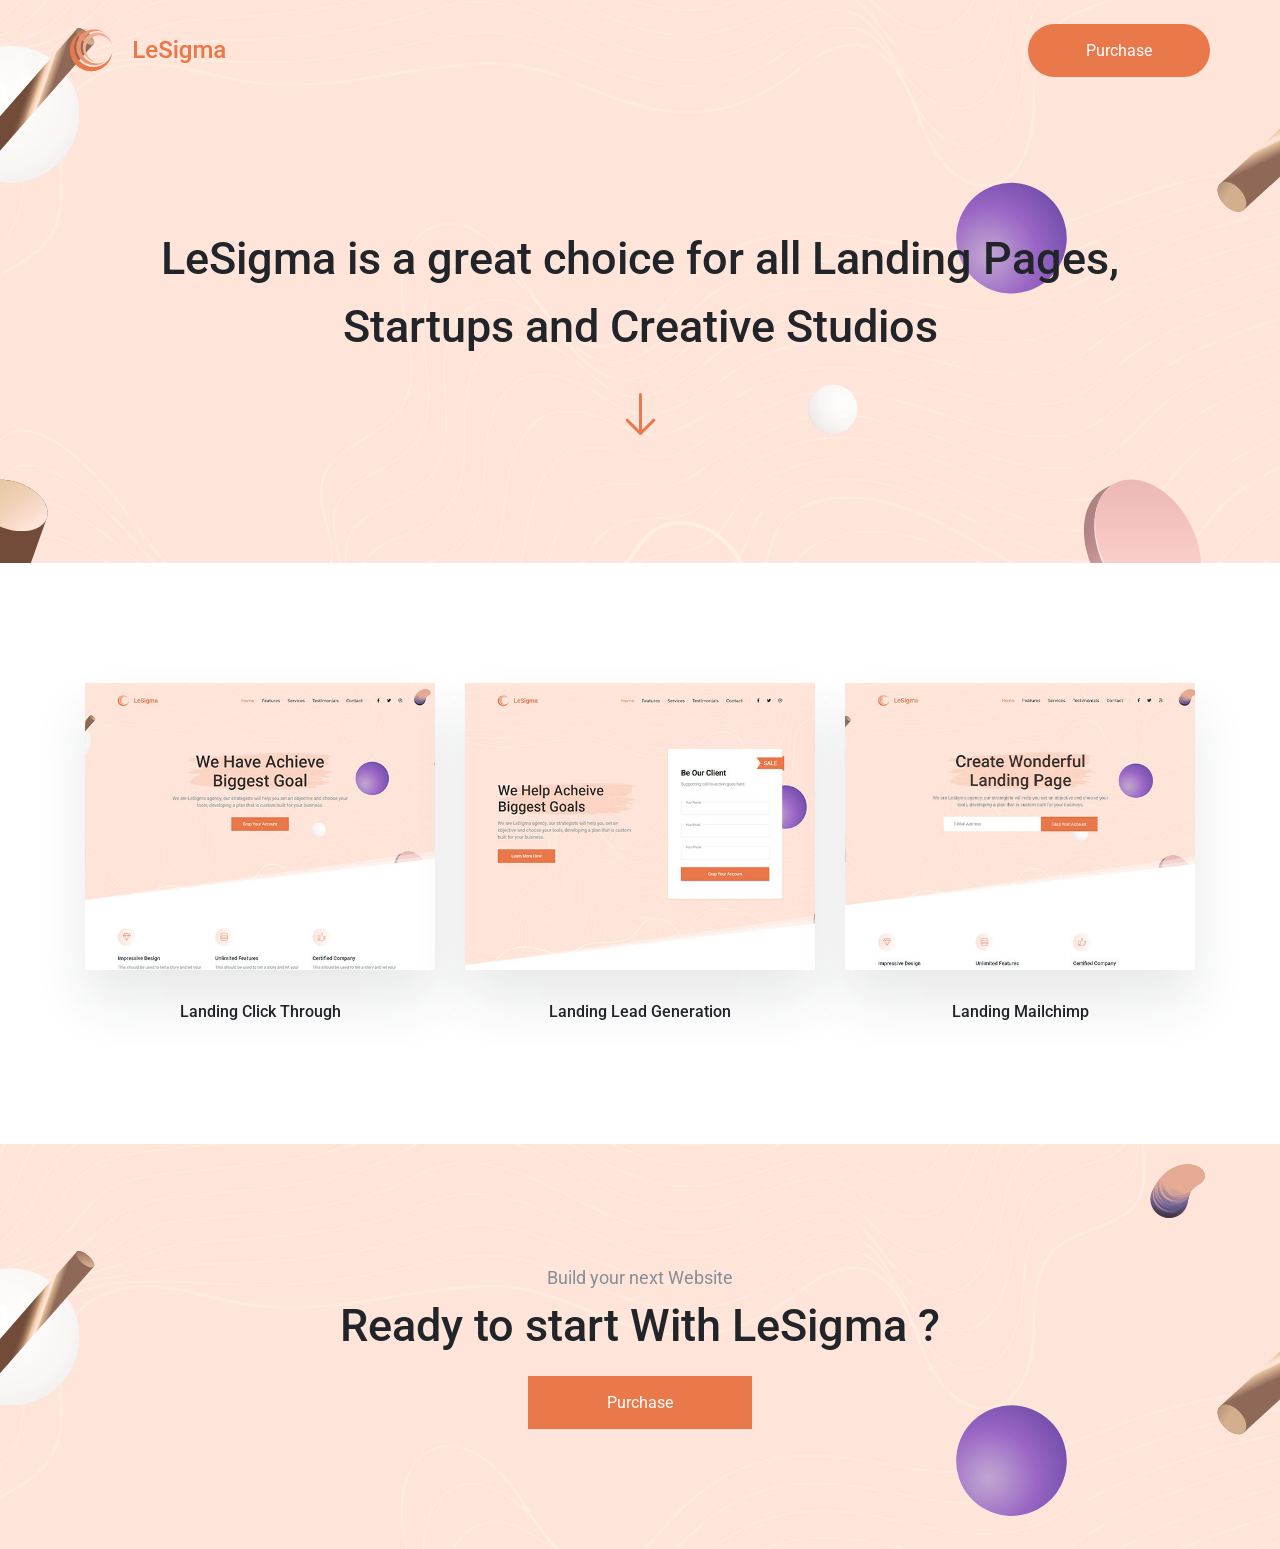
<file: index.html>
<!DOCTYPE html>
<html dir="ltr" lang="en-US">
  <head>
    <!-- Document Meta-->
    <meta charset="utf-8"/>
    <meta http-equiv="X-UA-Compatible" content="IE=edge"/>
    <!-- IE Compatibility Meta-->
    <meta name="author" content="zytheme"/>
    <meta name="viewport" content="width=device-width, initial-scale=1, maximum-scale=1"/>
    <meta name="description" content="Multi-purpose Business html5 landing page"/>
    <link href="assets/images/favicon/favicon.png" rel="icon"/>
    <!--  Fonts-->
    <link href="https://fonts.googleapis.com/css?family=Roboto:400,500&amp;display=swap" rel="stylesheet" type="text/css"/>
    <link href="https://fonts.googleapis.com/css2?family=Montserrat:ital,wght@0,400;0,500;0,600;0,700;1,600;1,700&amp;display=swap" rel="stylesheet" type="text/css"/>
    <!-- Stylesheets-->
    <link href="assets/css/vendor.css" rel="stylesheet"/>
    <link href="assets/css/style.css" rel="stylesheet"/>
    <!-- 
    Document Title
    ============================================= 
    -->
    <title>Index | LeSigma - Isometric Business HTML Landing Page</title>
  </head>
  <body class="body-scroll">
    <!-- 
    Document Wrapper
    ============================================= 
    -->
    <div class="wrapper clearfix" id="wrapper">
      <!--   
      Header
      =============================================  
      -->
      <header class="header header-transparent header-2">
        <nav class="navbar navbar-expand-lg" id="primary-menu"> 
          <div class="container-fluid"><a class="logo navbar-brand" href="index.html"><img class="logo logo-dark" src="assets/images/logo/logo-dark.png" alt="LeSigma Logo"/><img class="logo logo-light" src="assets/images/logo/logo-light.png" alt="LeSigma Logo"/></a>
            <div class="module-container ml-auto">
              <!--module-btn-->
              <div class="module module-cta "><a class="btn btn--white" href="javascript:void(0)"> <span>purchase</span></a></div>
            </div>
            <!-- End Module Container  -->
          </div>
          <!-- End .container-->
        </nav>
        <!-- End .navbar-->
      </header>
      <!-- End Header-->
      <!-- 
      Hero Section
      ====================================== 
      -->
      <section class="landing-hero" id="hero">
        <div class="bg-section"><img src="assets/images/background/bg-1.svg" alt="background"/></div>
        <div class="container">
          <div class="row">
            <div class="col-12 ">
              <div class="landing-content text--center">
                <h1>LeSigma is a great choice for all Landing Pages, Startups and Creative Studios</h1><a class="scroll-to" href="#demos"><i class="icon-right-arrow"></i></a>
              </div>
            </div>
          </div>
        </div>
      </section>
      <!-- End #hero-->
      <!--
      Demos Section
      ====================================== 
      -->
      <section class="landing-demos" id="demos">
        <div class="container">
          <div class="row">
            <div class="col-12 col-md-4">
              <!-- Landing #1-->
              <div class="showcase-card">
                <div class="showcase-card-img"><a href="landing-click.html" target="_blank"><img class="img-fluid" src="assets/images/landing/homepage-1.jpg" alt="Landing Click"/></a></div>
                <div class="showcase-card-link"><a href="landing-click.html" target="_blank"><span class="showcase-title">landing click through</span></a></div>
              </div>
              <!--  End .showcase-card-->
            </div>
            <div class="col-12 col-md-4">
              <!-- Landing #2-->
              <div class="showcase-card">
                <div class="showcase-card-img"><a href="landing-lead.html" target="_blank"><img class="img-fluid" src="assets/images/landing/homepage-2.jpg" alt="Landing Lead"/></a></div>
                <div class="showcase-card-link"><a href="landing-lead.html" target="_blank"><span class="showcase-title">landing lead generation</span></a></div>
              </div>
              <!--  End .showcase-card-->
            </div>
            <div class="col-12 col-md-4">
              <!-- Landing #3-->
              <div class="showcase-card">
                <div class="showcase-card-img"><a href="landing-mailchimp.html" target="_blank"><img class="img-fluid" src="assets/images/landing/homepage-3.jpg" alt="Landing Lead"/></a></div>
                <div class="showcase-card-link"><a href="thanks-you.html" target="_blank"><span class="showcase-title">Landing Mailchimp</span></a></div>
              </div>
              <!--  End .showcase-card	-->
            </div>
          </div>
        </div>
      </section>
      <!-- End #demos-->
      <!-- 
      Action Section
      ====================================== 
      -->
      <section class="landing-action text-center" id="action">
        <div class="bg-section"><img src="assets/images/background/bg-1.svg" alt="background"/></div>
        <div class="container">
          <div class="row">
            <div class="col-12 col-md-8 offset-md-2">
              <p>Build your next Website</p>
              <h3>Ready to start With LeSigma ?</h3><a class="btn btn--primary mx-auto" href="javascript:void(0)"> <span>purchase</span></a>
            </div>
          </div>
        </div>
      </section>
      <!-- End #action-->
    </div>
    <!-- End #wrapper  -->
    <!-- 
    Footer Scripts
    =============================================  
    -->
    <script src="assets/js/vendor/jquery-3.5.1.min.js"></script>
    <script src="assets/js/vendor.js"></script>
    <script src="assets/js/functions.js"></script>
  </body>
</html>
</file>
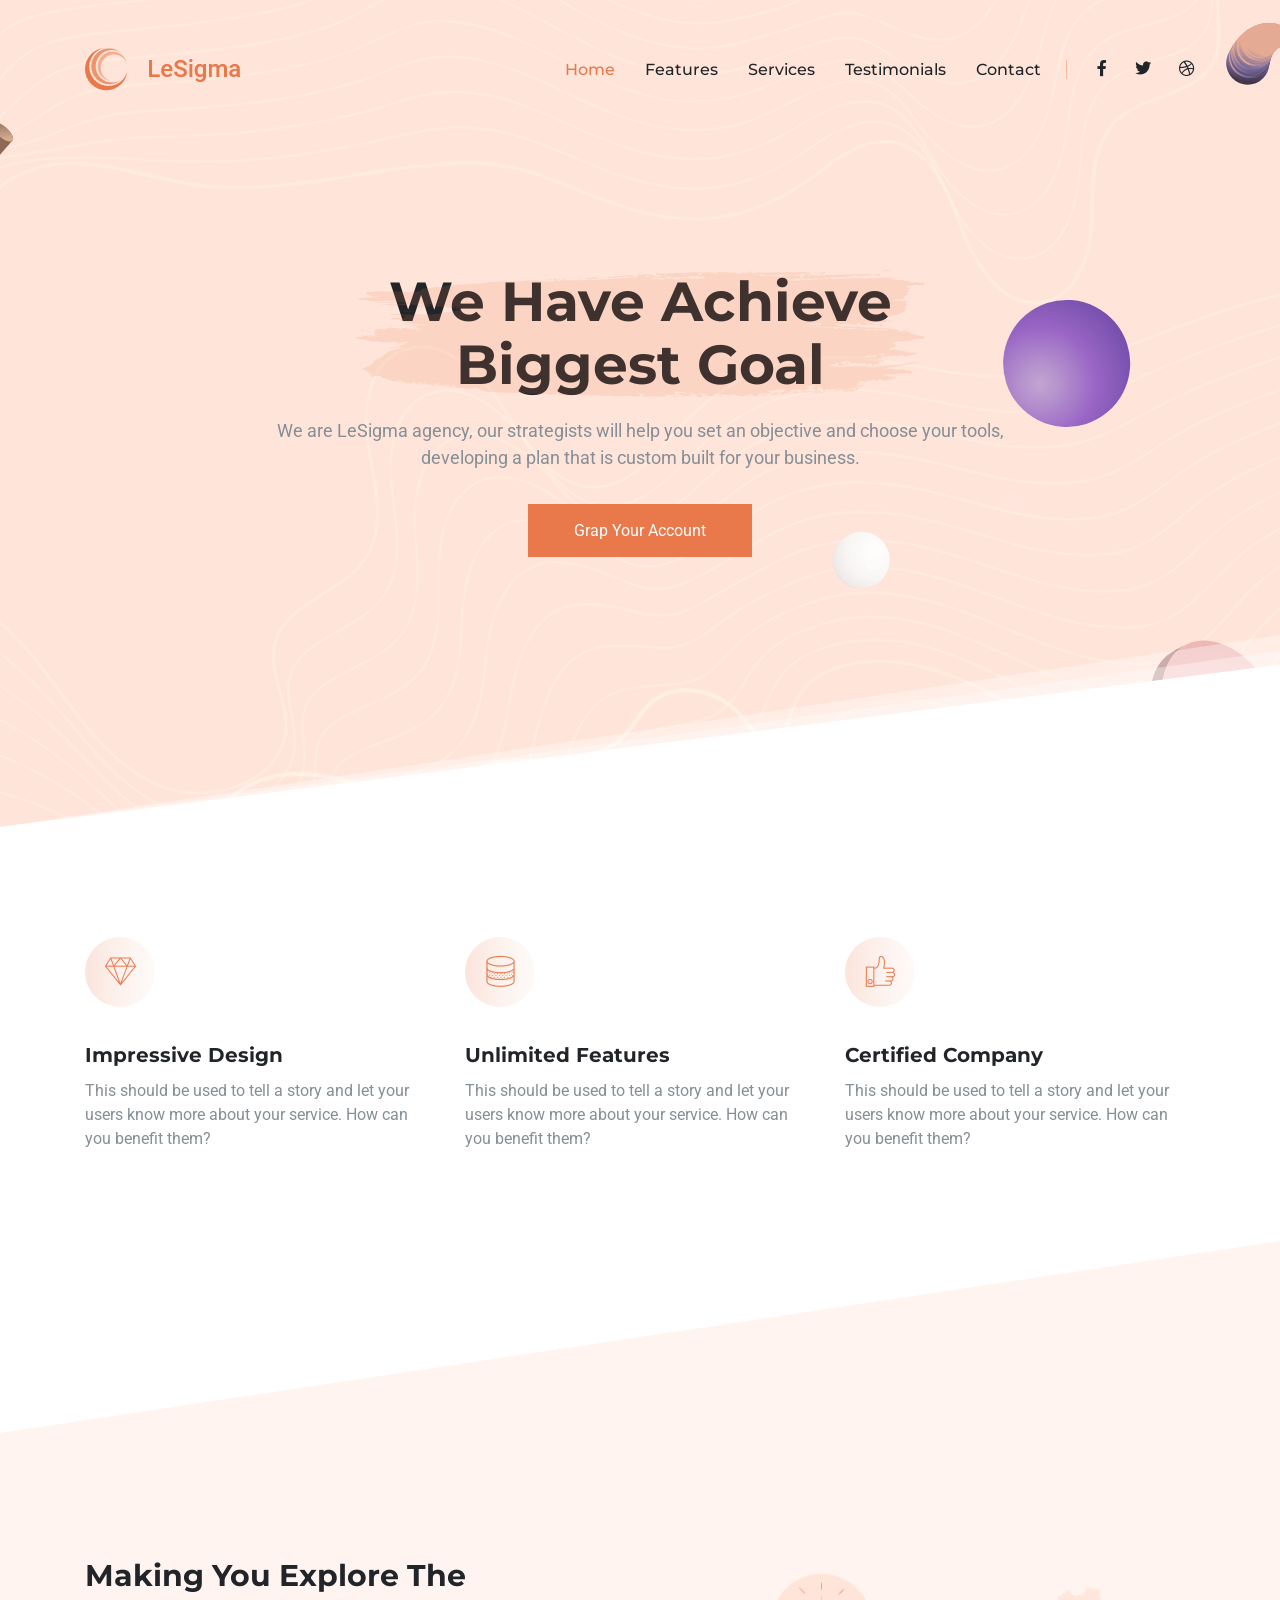
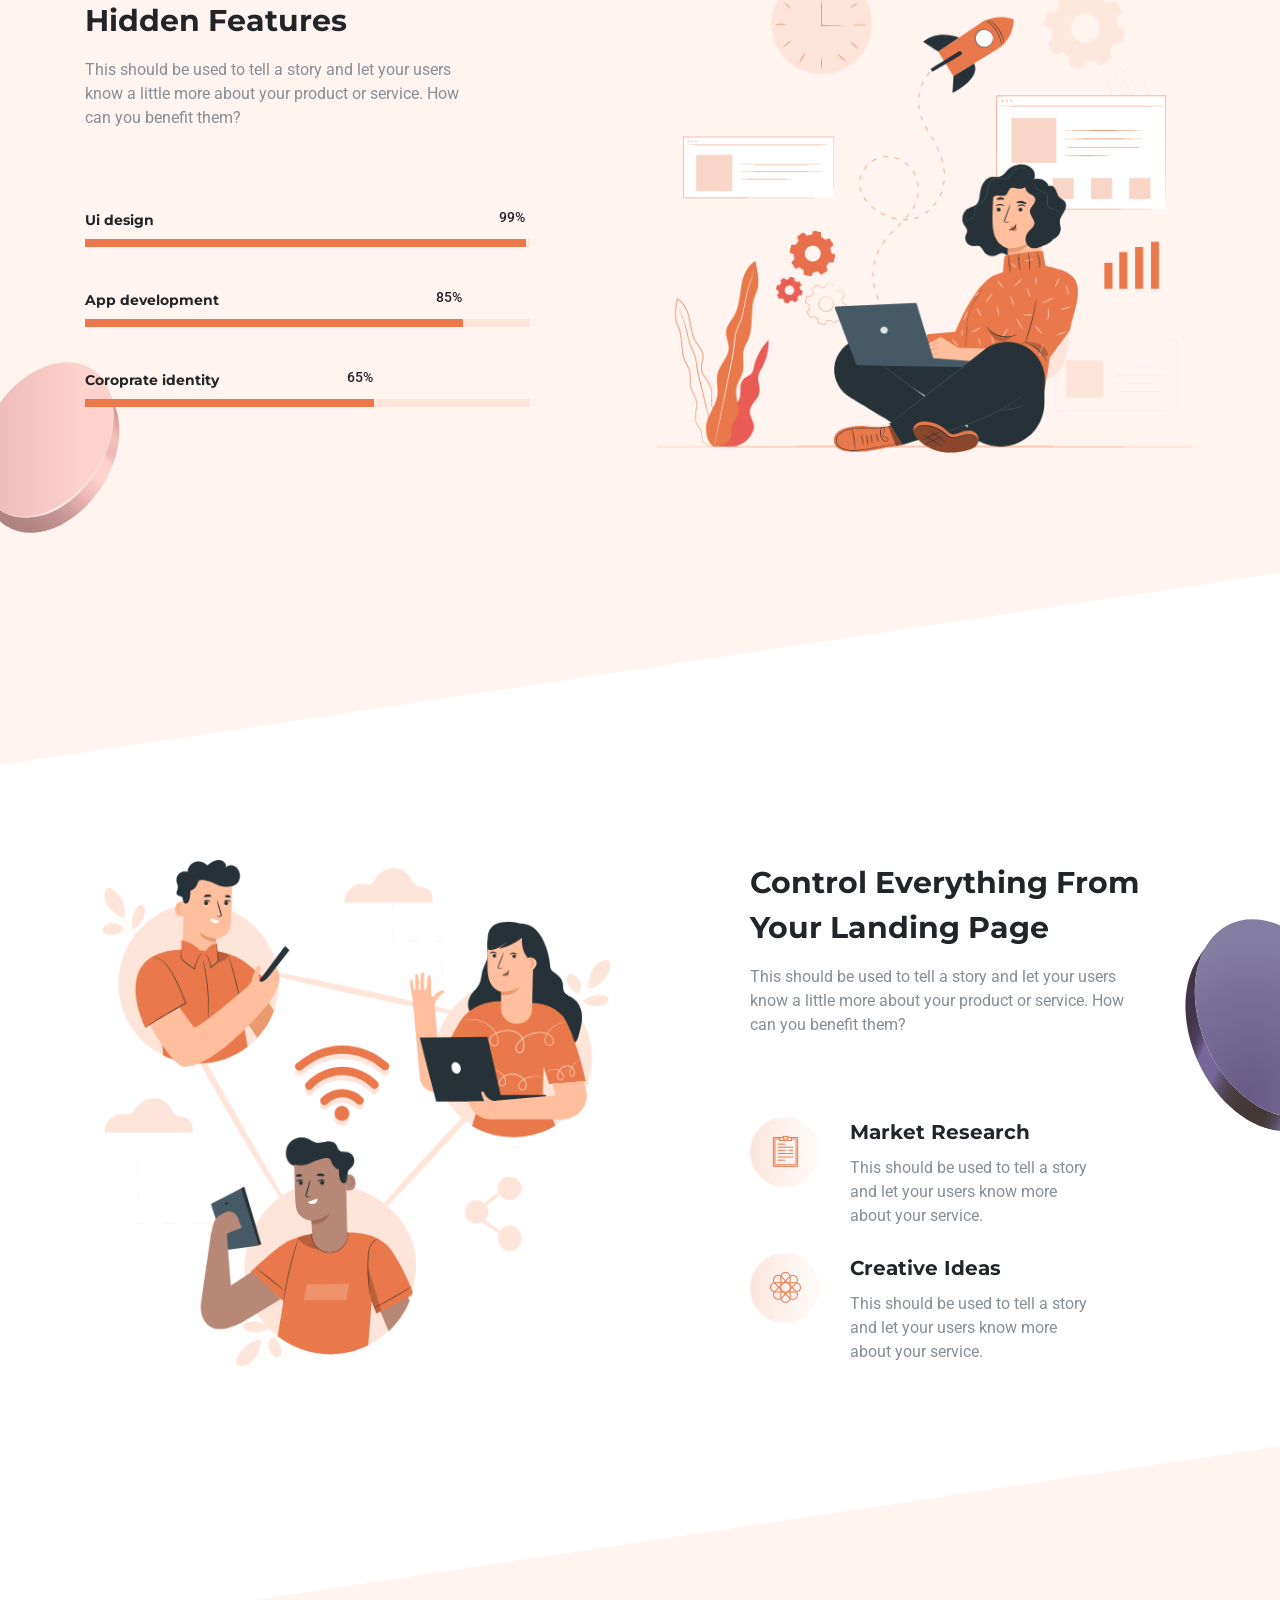
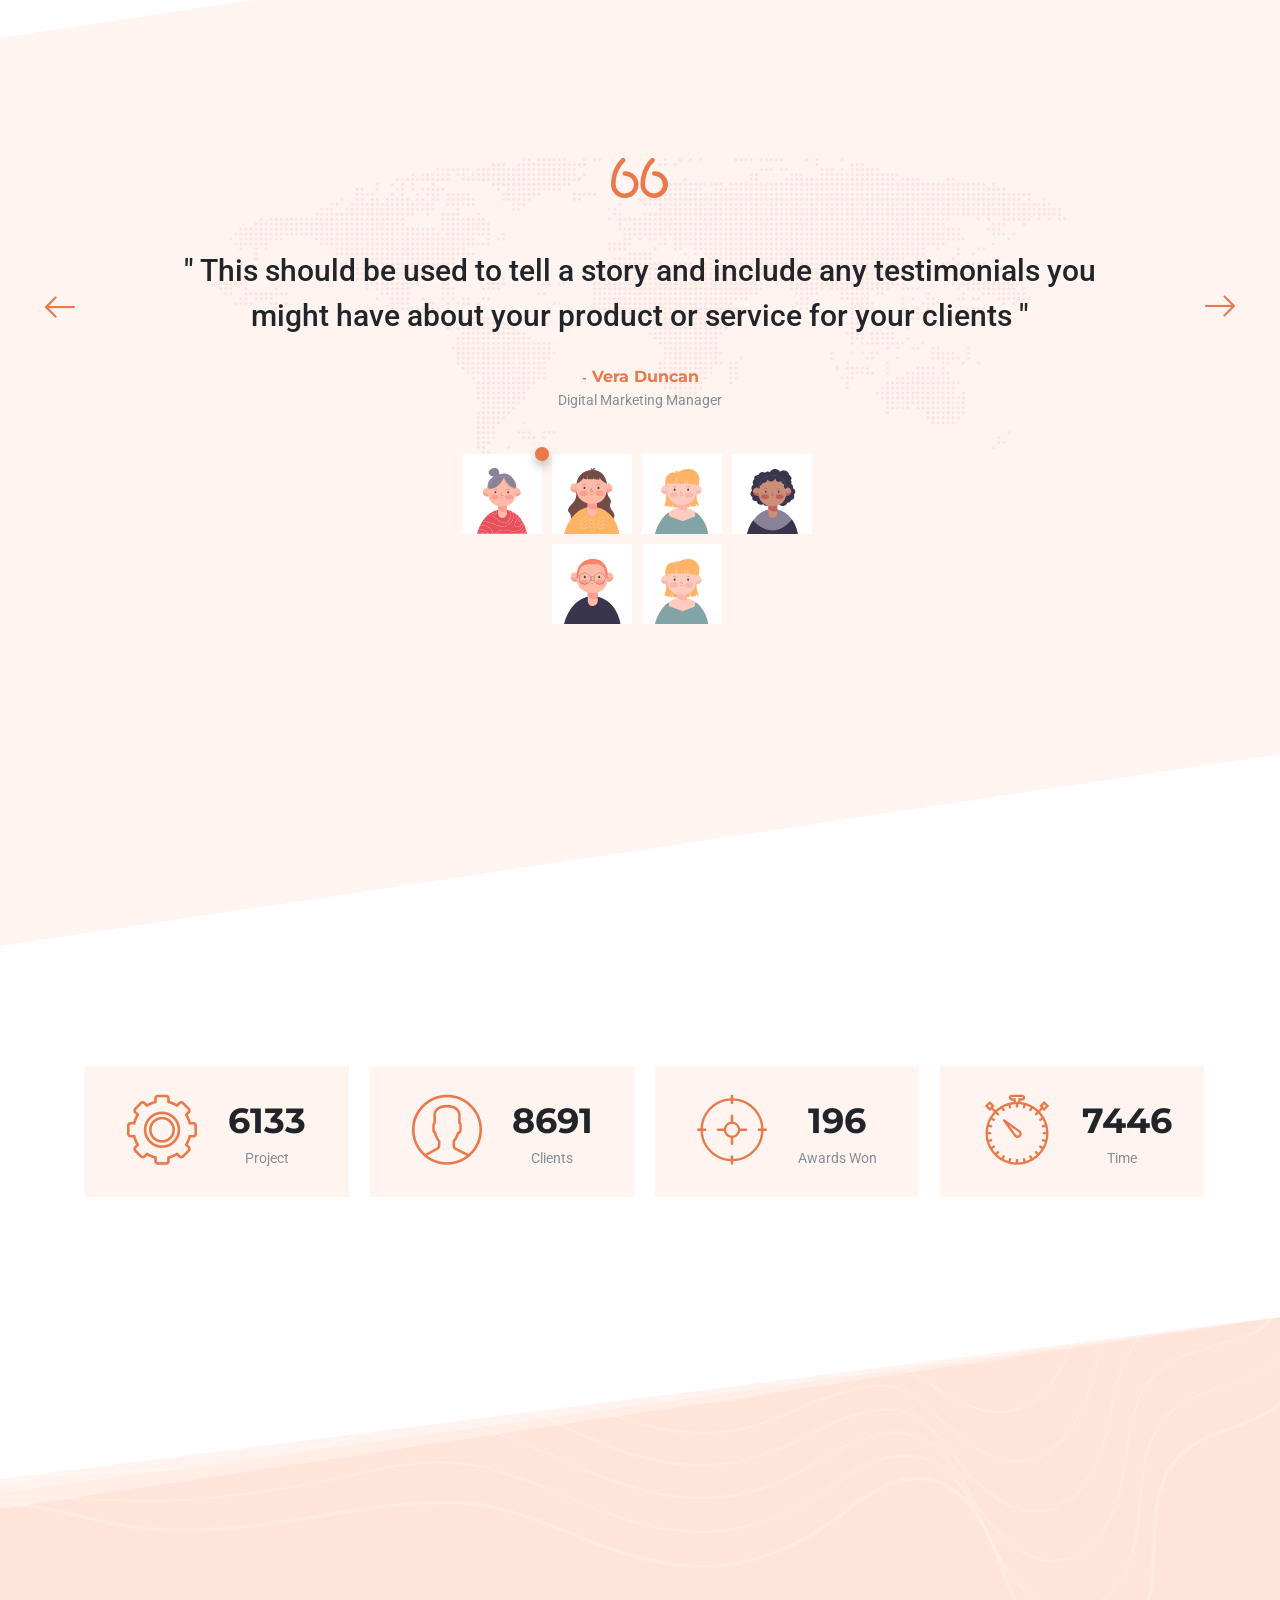
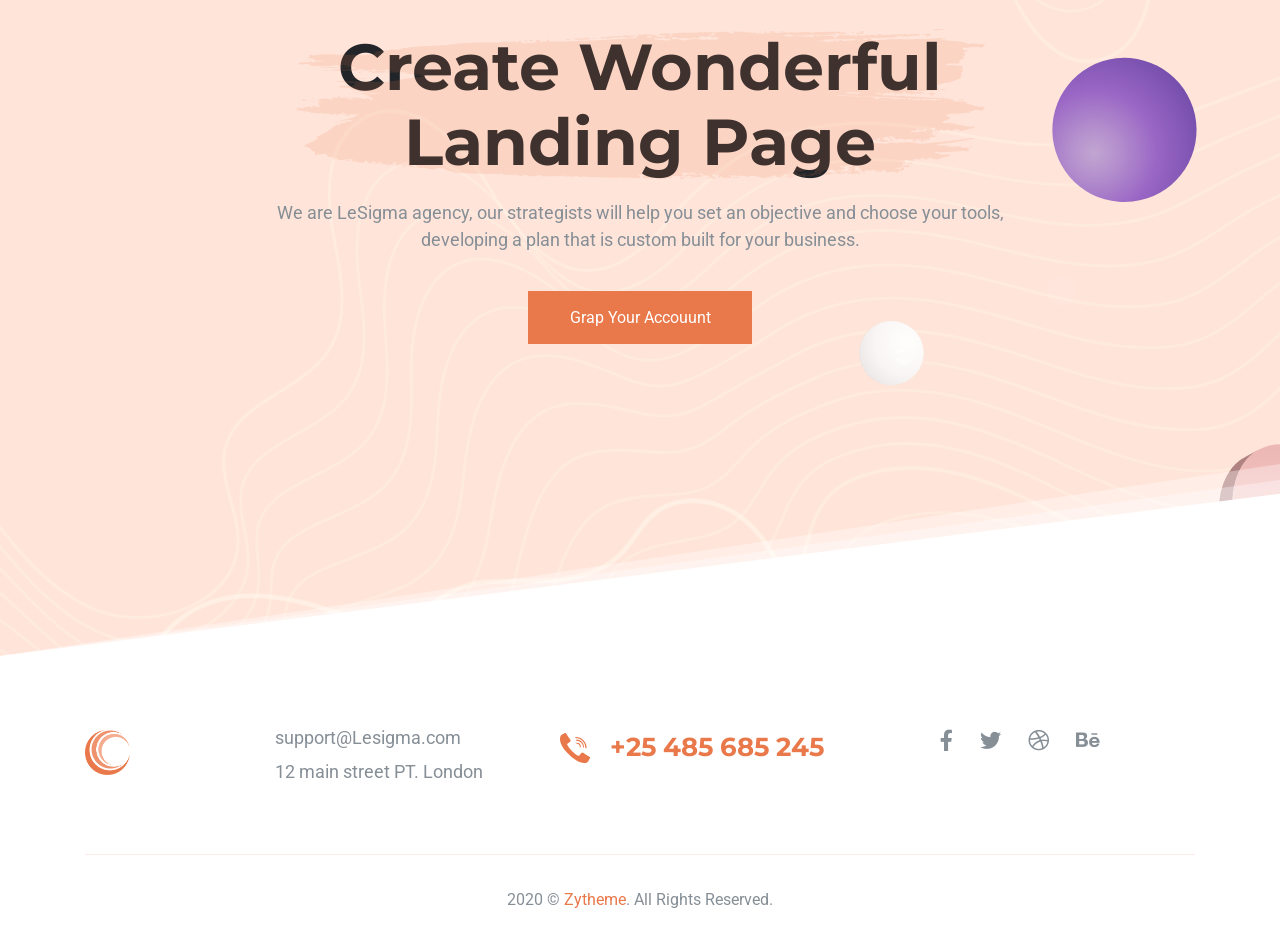
<file: landing-click.html>
<!DOCTYPE html>
<html dir="ltr" lang="en-US">
  <head>
    <!-- Document Meta-->
    <meta charset="utf-8"/>
    <meta http-equiv="X-UA-Compatible" content="IE=edge"/>
    <!-- IE Compatibility Meta-->
    <meta name="author" content="zytheme"/>
    <meta name="viewport" content="width=device-width, initial-scale=1, maximum-scale=1"/>
    <meta name="description" content="Multi-purpose Business html5 landing page"/>
    <link href="assets/images/favicon/favicon.png" rel="icon"/>
    <!--  Fonts-->
    <link href="https://fonts.googleapis.com/css?family=Roboto:400,500&amp;display=swap" rel="stylesheet" type="text/css"/>
    <link href="https://fonts.googleapis.com/css2?family=Montserrat:ital,wght@0,400;0,500;0,600;0,700;1,600;1,700&amp;display=swap" rel="stylesheet" type="text/css"/>
    <!-- Stylesheets-->
    <link href="assets/css/vendor.css" rel="stylesheet"/>
    <link href="assets/css/style.css" rel="stylesheet"/>
    <!-- 
    Document Title
    ============================================= 
    -->
    <title>Landing Click | LeSigma - Isometric Business HTML Landing Page</title>
  </head>
  <body class="body-scroll">
    <!--  
    Document Wrapper
    =============================================  
    -->
    <div class="wrapper clearfix" id="wrapper">
      <!--   
      Header
      =============================================  
      -->
      <header class="header header-transparent header-sticky">
        <nav class="navbar navbar-sticky navbar-expand-lg" id="primary-menu"> 
          <div class="container"> <a class="logo navbar-brand" href="index.html"><img class="logo logo-dark" src="assets/images/logo/logo-dark.png" alt="LeMoto Logo"/><img class="logo logo-light" src="assets/images/logo/logo-light.png" alt="LeMoto Logo"/></a>
            <button class="navbar-toggler collapsed" type="button" data-toggle="collapse" data-target="#navbarContent" aria-expanded="false"><span class="navbar-toggler-icon"></span></button>
            <div class="collapse navbar-collapse" id="navbarContent">
              <ul class="navbar-nav ml-auto">
                <li class="nav-item active"><a class="nav-link" data-scroll="scrollTo" href="#hero">Home</a></li>
                <li class="nav-item"><a class="nav-link" data-scroll="scrollTo" href="#feature">Features</a></li>
                <li class="nav-item"><a class="nav-link" data-scroll="scrollTo" href="#services">Services</a></li>
                <li class="nav-item"><a class="nav-link" data-scroll="scrollTo" href="#testimonials">Testimonials</a></li>
                <li class="nav-item"><a class="nav-link" data-scroll="scrollTo" href="#cta">contact</a></li>
              </ul>
              <div class="module-container">
                <!--module-social-->
                <div class="module module-social">
                  <ul class="list-unstyled">
                    <li> <a href="javascript:void(0)"><i class="fab fa-facebook-f"></i></a></li>
                    <li> <a href="javascript:void(0)"><i class="fab fa-twitter"></i></a></li>
                    <li> <a href="javascript:void(0)"><i class="fab fa-dribbble"></i></a></li>
                  </ul>
                </div>
              </div>
              <!-- End Module Container  -->
            </div>
            <!-- End .nav-collapse-->
          </div>
          <!-- End .container-->
        </nav>
        <!-- End .navbar-->
      </header>
      <!-- End Header-->
      <!-- Start hero #1-->
      <section class="hero" id="hero">
        <div class="bg-section"><img src="assets/images/background/bg-1.svg" alt="background"/></div>
        <div class="container">
          <div class="hero-cotainer text--center">
            <div class="row">
              <div class="col-12 col-md-8 offset-md-2 col-lg-8 offset-lg-2">
                <div class="hero-content">
                  <div class="hero-headline divider-brushe mx-auto">We Have Achieve Biggest Goal</div>
                  <div class="hero-bio">We are LeSigma agency, our strategists will help you set an objective and choose your tools, developing a plan that is custom built for your business.</div>
                  <div class="hero-action text-center"><a class="btn btn--primary mx-auto" href="javascript:void(0)"> <span>Grap your account</span></a></div>
                </div>
              </div>
            </div>
            <!-- End .row-->
          </div>
          <!-- End .hero-content-->
        </div>
        <!-- End .container-->
        <div class="shape-bottom"><svg xmlns="http://www.w3.org/2000/svg" width="100%" height="192" viewBox="0 0 1920 192" preserveAspectRatio="none">
<path data-name="Path 2449" d="M1920,192V0L0,192Z" fill="rgba(255,255,255,0.33)"/>
<path data-name="Path 2450" d="M1920,165.96V3.72L0,165.96Z" transform="translate(0 26.04)" fill="#fff"/>
<path data-name="Path 2451" d="M1920,178.07V1.99L0,178.07Z" transform="translate(0 13.93)" fill="rgba(255,255,255,0.33)"/>
</svg>
        </div>
      </section>
      <!-- End #hero-->
      <!-- 
      Feature  Section
      =============================================  
      -->
      <section class="features" id="feature">
        <div class="container">
          <div class="row">
            <!-- Panel #1  -->
            <div class="col-12 col-md-12 col-lg-4 ">
              <div class="feature-panel">
                <div class="feature-icon"><i class="flaticon-diamond"></i></div>
                <div class="feature-content">
                  <h3>Impressive Design</h3>
                  <p>This should be used to tell a story and let your users know more about your service. How can you benefit them?</p>
                </div>
              </div>
              <!-- .feature-panel end  -->
            </div>
            <!-- .col-md-12 end  -->
            <!-- Panel #2  -->
            <div class="col-12 col-md-12 col-lg-4 ">
              <div class="feature-panel active">
                <div class="feature-icon"><i class="flaticon-database-2"></i></div>
                <div class="feature-content">
                  <h3>Unlimited Features</h3>
                  <p>This should be used to tell a story and let your users know more about your service. How can you benefit them?</p>
                </div>
              </div>
              <!-- .feature-panel end  -->
            </div>
            <!-- .col-md-12 end  -->
            <!-- Panel #3  -->
            <div class="col-12 col-md-12 col-lg-4 ">
              <div class="feature-panel">
                <div class="feature-icon"><i class="flaticon-like "></i></div>
                <div class="feature-content">
                  <h3>Certified Company</h3>
                  <p>This should be used to tell a story and let your users know more about your service. How can you benefit them?</p>
                </div>
              </div>
              <!-- .feature-panel end  -->
            </div>
            <!-- .col-md-12 end  -->
          </div>
          <!-- End .row  -->
        </div>
        <!-- End .container  -->
      </section>
      <!-- 
      Services Section
      =============================================  
      -->
      <div class="shape-top position-relative"><svg xmlns="http://www.w3.org/2000/svg" width="100%" height="192" viewBox="0 0 1920 192" preserveAspectRatio="none">
<path data-name="Path 2449" d="M1920,192V0L0,192Z" fill="#fff4f0"/>
</svg>
      </div>
      <section class="services skills" id="services">
        <div class="bg-section"><img src="assets/images/background/bg-2.svg" alt="background"/></div>
        <div class="container">
          <div class="row">
            <div class="col-12 col-lg-5">
              <div class="heading heading-4">
                <h2 class="heading-title">Making you explore the hidden features</h2>
                <p class="heading-desc">This should be used to tell a story and let your users know a little more about your product or service. How can you benefit them?</p>
              </div>
              <div class="row no-gutters">
                <div class="col-12">
                  <!-- progress 1-->
                  <div class="progressbar">
                    <div class="progress-title"><span class="title">Ui design</span><span class="value" data-value="99">99%</span></div>
                    <div class="progress">
                      <div class="progress-bar" role="progressbar" aria-valuenow="99" aria-valuemin="0" aria-valuemax="100"></div>
                    </div>
                  </div>
                  <div class="i"></div>
                  <!-- .progressbar end-->
                </div>
                <div class="col-12">
                  <!-- progress 2-->
                  <div class="progressbar">
                    <div class="progress-title"><span class="title">App development</span><span class="value" data-value="85">85%</span></div>
                    <div class="progress">
                      <div class="progress-bar" role="progressbar" aria-valuenow="85" aria-valuemin="0" aria-valuemax="100"></div>
                    </div>
                  </div>
                  <div class="i"></div>
                  <!-- .progressbar end-->
                </div>
                <div class="col-12">
                  <!-- progress 3-->
                  <div class="progressbar">
                    <div class="progress-title"><span class="title">Coroprate identity</span><span class="value" data-value="65">65%</span></div>
                    <div class="progress">
                      <div class="progress-bar" role="progressbar" aria-valuenow="65" aria-valuemin="0" aria-valuemax="100"></div>
                    </div>
                  </div>
                  <div class="i"></div>
                  <!-- .progressbar end-->
                </div>
              </div>
            </div>
            <div class="col-12 col-lg-6 offset-lg-1 text--center"><img class="img-fluid" src="assets/images/illustration/illustration-1.png" alt="vector"/></div>
          </div>
        </div>
      </section>
      <div class="shape-bottom position-relative"><svg xmlns="http://www.w3.org/2000/svg" width="100%" height="192" viewBox="0 0 1920 192" preserveAspectRatio="none">
<g transform="translate(1920 192) rotate(180)">
<path data-name="Path 2449" d="M1920,192V0L0,192Z" fill="#fff4f0"/>
</g>
</svg>
      </div>
      <section class="features features-2" id="services2">
        <div class="bg-section"><img src="assets/images/background/bg-3.svg" alt="background"/></div>
        <div class="container">
          <div class="row">
            <div class="col-12 col-lg-6 text-center mb-50 mb-lg-0"><img class="img-fluid" src="assets/images/illustration/illustration-2.png" alt="vector"/></div>
            <div class="col-12 col-lg-5 offset-lg-1">
              <div class="service-content">
                <div class="heading heading-4">
                  <h2 class="heading-title">control everything from your landing page</h2>
                  <p class="heading-desc">This should be used to tell a story and let your users know a little more about your product or service. How can you benefit them?</p>
                </div>
                <ul class="list-unstyled">
                  <li> 
                    <div class="feature-panel">
                      <div class="feature-icon"><i class="flaticon-notepad"></i></div>
                      <div class="feature-content">
                        <h3>Market Research</h3>
                        <p>This should be used to tell a story and let your users know more about your service.</p>
                      </div>
                    </div>
                  </li>
                  <li> 
                    <div class="feature-panel">
                      <div class="feature-icon"><i class="flaticon-photos"></i></div>
                      <div class="feature-content">
                        <h3>Creative Ideas</h3>
                        <p>This should be used to tell a story and let your users know more about your service.</p>
                      </div>
                    </div>
                  </li>
                </ul>
              </div>
            </div>
          </div>
        </div>
      </section>
      <!-- 
      Testimonials  Section
      ============================================= 
      -->
      <div class="shape-top position-relative"><svg xmlns="http://www.w3.org/2000/svg" width="100%" height="192" viewBox="0 0 1920 192" preserveAspectRatio="none">
<path data-name="Path 2449" d="M1920,192V0L0,192Z" fill="#fff4f0"/>
</svg>
      </div>
      <section class="testimonials bg-pink" id="testimonials">
        <div class="container">
          <div class="row">
            <div class="col-12 col-md-12 col-lg-12">
              <div class="owl-carousel carousel-navs " data-slider-id="1" data-slide="1" data-slide-res="1" data-autoplay="false" data-nav="true" data-dots="false" data-space="0" data-loop="true" data-speed="800">
                <!--  Testimonial #1   -->
                <div class="testimonial-panel">
                  <div class="testimonial-body">
                    <div class="testimonial-icon"></div>
                    <p>" This should be used to tell a story and include any testimonials you might have about your product or service for your clients "</p>
                    <div class="testimonial-author">
                      <p><span>Vera Duncan</span> digital marketing manager</p>
                    </div>
                  </div>
                </div>
                <!--  Testimonial #2 -->
                <div class="testimonial-panel">
                  <div class="testimonial-body">
                    <div class="testimonial-icon"></div>
                    <p>" This should be used to tell a story and include any testimonials you might have about your product or service for your clients "</p>
                    <div class="testimonial-author">
                      <p><span>Vera Duncan</span> digital marketing manager</p>
                    </div>
                  </div>
                </div>
                <!--  Testimonial #3 -->
                <div class="testimonial-panel">
                  <div class="testimonial-body">
                    <div class="testimonial-icon"></div>
                    <p>" This should be used to tell a story and include any testimonials you might have about your product or service for your clients "</p>
                    <div class="testimonial-author">
                      <p><span>Vera Duncan</span> digital marketing manager</p>
                    </div>
                  </div>
                </div>
                <!--  Testimonial #4-->
                <div class="testimonial-panel">
                  <div class="testimonial-body">
                    <div class="testimonial-icon"></div>
                    <p>" This should be used to tell a story and include any testimonials you might have about your product or service for your clients "</p>
                    <div class="testimonial-author">
                      <p><span>Vera Duncan</span> digital marketing manager</p>
                    </div>
                  </div>
                </div>
                <!--  Testimonial #5-->
                <div class="testimonial-panel">
                  <div class="testimonial-body">
                    <div class="testimonial-icon"></div>
                    <p>" This should be used to tell a story and include any testimonials you might have about your product or service for your clients "</p>
                    <div class="testimonial-author">
                      <p><span>Vera Duncan</span> digital marketing manager</p>
                    </div>
                  </div>
                </div>
                <!--  Testimonial #6 -->
                <div class="testimonial-panel">
                  <div class="testimonial-body">
                    <div class="testimonial-icon"></div>
                    <p>" This should be used to tell a story and include any testimonials you might have about your product or service for your clients "</p>
                    <div class="testimonial-author">
                      <p><span>Vera Duncan</span> digital marketing manager</p>
                    </div>
                  </div>
                </div>
              </div>
              <div class="owl-thumbs" data-slider-id="1">
                <div class="testimonial-img owl-thumb-item"><img src="assets/images/testimonials/avatar-1.png" alt="avatar author"/></div>
                <div class="testimonial-img owl-thumb-item"><img src="assets/images/testimonials/avatar-2.png" alt="avatar author"/></div>
                <div class="testimonial-img owl-thumb-item"><img src="assets/images/testimonials/avatar-3.png" alt="avatar author"/></div>
                <div class="testimonial-img owl-thumb-item"><img src="assets/images/testimonials/avatar-4.png" alt="avatar author"/></div>
                <div class="testimonial-img owl-thumb-item"><img src="assets/images/testimonials/avatar-5.png" alt="avatar author"/></div>
                <div class="testimonial-img owl-thumb-item"><img src="assets/images/testimonials/avatar-6.png" alt="avatar author"/></div>
              </div>
            </div>
          </div>
        </div>
        <!-- End .container  -->
      </section>
      <!-- End #testimonials -->
      <div class="shape-bottom position-relative"><svg xmlns="http://www.w3.org/2000/svg" width="100%" height="192" viewBox="0 0 1920 192" preserveAspectRatio="none">
<g transform="translate(1920 192) rotate(180)">
<path data-name="Path 2449" d="M1920,192V0L0,192Z" fill="#fff4f0"/>
</g>
</svg>
      </div>
      <!-- 
      Counter  Section
      =============================================  
      -->
      <section class="counters-card text-center text-lg-left">
        <div class="container">
          <div class="row">
            <div class="col-12 col-md-6 col-lg-3">
              <div class="counters"><i class="flaticon-settings-6"></i>
                <div class="counters-content"><span class="counting">6815</span><span class="type">project</span></div>
              </div>
            </div>
            <div class="col-12 col-md-6 col-lg-3">
              <div class="counters"><i class="flaticon-user-3"></i>
                <div class="counters-content"><span class="counting">9657</span><span class="type">clients</span></div>
              </div>
            </div>
            <div class="col-12 col-md-6 col-lg-3">
              <div class="counters"><i class="flaticon-target"></i>
                <div class="counters-content"><span class="counting">218</span><span class="type">awards won</span></div>
              </div>
            </div>
            <div class="col-12 col-md-6 col-lg-3">
              <div class="counters"><i class="flaticon-stopwatch-1"></i>
                <div class="counters-content"><span class="counting">8274</span><span class="type">time</span></div>
              </div>
            </div>
          </div>
        </div>
      </section>
      <!-- 
      CTA  Section
      =============================================
      
      
      -->
      <section class="cta text-center" id="cta">
        <div class="shape-top"><svg xmlns="http://www.w3.org/2000/svg" width="100%" height="192" viewBox="0 0 1920 192" preserveAspectRatio="none">
<g id="Shape_Top" data-name="Shape Top" transform="translate(1920 192) rotate(180)">
<path data-name="Path 2449" d="M1920,192V0L0,192Z" fill="rgba(255,255,255,0.33)"/>
<path data-name="Path 2450" d="M1920,165.96V3.72L0,165.96Z" transform="translate(0 26.04)" fill="#fff"/>
<path data-name="Path 2451" d="M1920,178.07V1.99L0,178.07Z" transform="translate(0 13.93)" fill="rgba(255,255,255,0.33)"/>
</g>
</svg>
        </div>
        <div class="bg-section"><img src="assets/images/background/bg-1.svg" alt="background"/></div>
        <div class="container">
          <div class="row">
            <div class="col-12 col-md-8 offset-md-2 col-lg-8 offset-lg-2 text-center">
              <h3 class="divider-brushe mx-auto">create wonderful <br/> landing page</h3>
              <p>We are LeSigma agency, our strategists will help you set an objective and choose your tools, developing a plan that is custom built for your business.</p><a class="btn btn--primary mx-auto scroll-to" href="#hero"> <span>Grap Your Accouunt</span></a>
            </div>
            <!-- End .col-md-12-->
          </div>
          <!-- End .row-->
        </div>
        <!-- End .container-->
        <div class="shape-bottom"><svg id="Shape_Bottom" data-name="Shape Bottom" xmlns="http://www.w3.org/2000/svg" width="100%" height="192" viewBox="0 0 1920 192"  preserveAspectRatio="none">
<path data-name="Path 2449" d="M1920,192V0L0,192Z" fill="rgba(255,255,255,0.33)"/>
<path data-name="Path 2450" d="M1920,165.96V3.72L0,165.96Z" transform="translate(0 26.04)" fill="#fff"/>
<path data-name="Path 2451" d="M1920,178.07V1.99L0,178.07Z" transform="translate(0 13.93)" fill="rgba(255,255,255,0.33)"/>
</svg>
        </div>
      </section>
      <!-- End #cta-->
      <!-- 
      Footer
      ============================================= 
      -->
      <footer class="footer" id="footer">
        <div class="footer-widgets-container">
          <div class="container">
            <div class="row">
              <div class="col-12 col-lg-2"><a class="logo navbar-brand" href="index.html"><img class="logo logo-light" src="assets/images/logo/logo.png" alt="Lesigma Logo"/></a></div>
              <div class="col-12 col-lg-3">
                <div class="footer-contact">
                  <ul class="list-unstyled">
                    <li> <a href="mailto:support@Lesigma.com">support@Lesigma.com</a></li>
                    <li>12 main street PT. London</li>
                  </ul>
                </div>
              </div>
              <div class="col-12 col-lg-4">
                <div class="footer-phone"><a href="tel:+25-485-685-245"><i class="call-icon"></i>+25 485 685 245</a></div>
              </div>
              <div class="col-12 col-lg-3">
                <div class="footer-social">
                  <ul class="list-unstyled">
                    <li> <a href="javascript:void(0)"><i class="fab fa-facebook-f"></i></a></li>
                    <li> <a href="javascript:void(0)"><i class="fab fa-twitter"></i></a></li>
                    <li> <a href="javascript:void(0)"><i class="fab fa-dribbble"></i></a></li>
                    <li> <a href="javascript:void(0)"><i class="fab fa-behance"></i></a></li>
                  </ul>
                </div>
              </div>
            </div>
          </div>
        </div>
        <div class="container">
          <div class="row">
            <div class="col">
              <hr/>
            </div>
          </div>
        </div>
        <!-- 
        Copyrights
        =============================================  
        -->
        <div class="container">
          <div class="row">
            <div class="col-12 col-md-12 col-lg-12 text--center">
              <div class="footer-copyright"><span>2020 &copy; <a href="http://themeforest.net/user/zytheme/portfolio?ref=zytheme">zytheme</a>. All rights reserved.</span></div>
            </div>
          </div>
        </div>
        <!-- End .container  -->
      </footer>
    </div>
    <!-- End #wrapper-->
    <!-- 
    Footer Scripts
    =============================================  
    -->
    <script src="assets/js/vendor/jquery-3.5.1.min.js"></script>
    <script src="assets/js/vendor.js"></script>
    <script src="assets/js/functions.js"></script>
  </body>
</html>
</file>
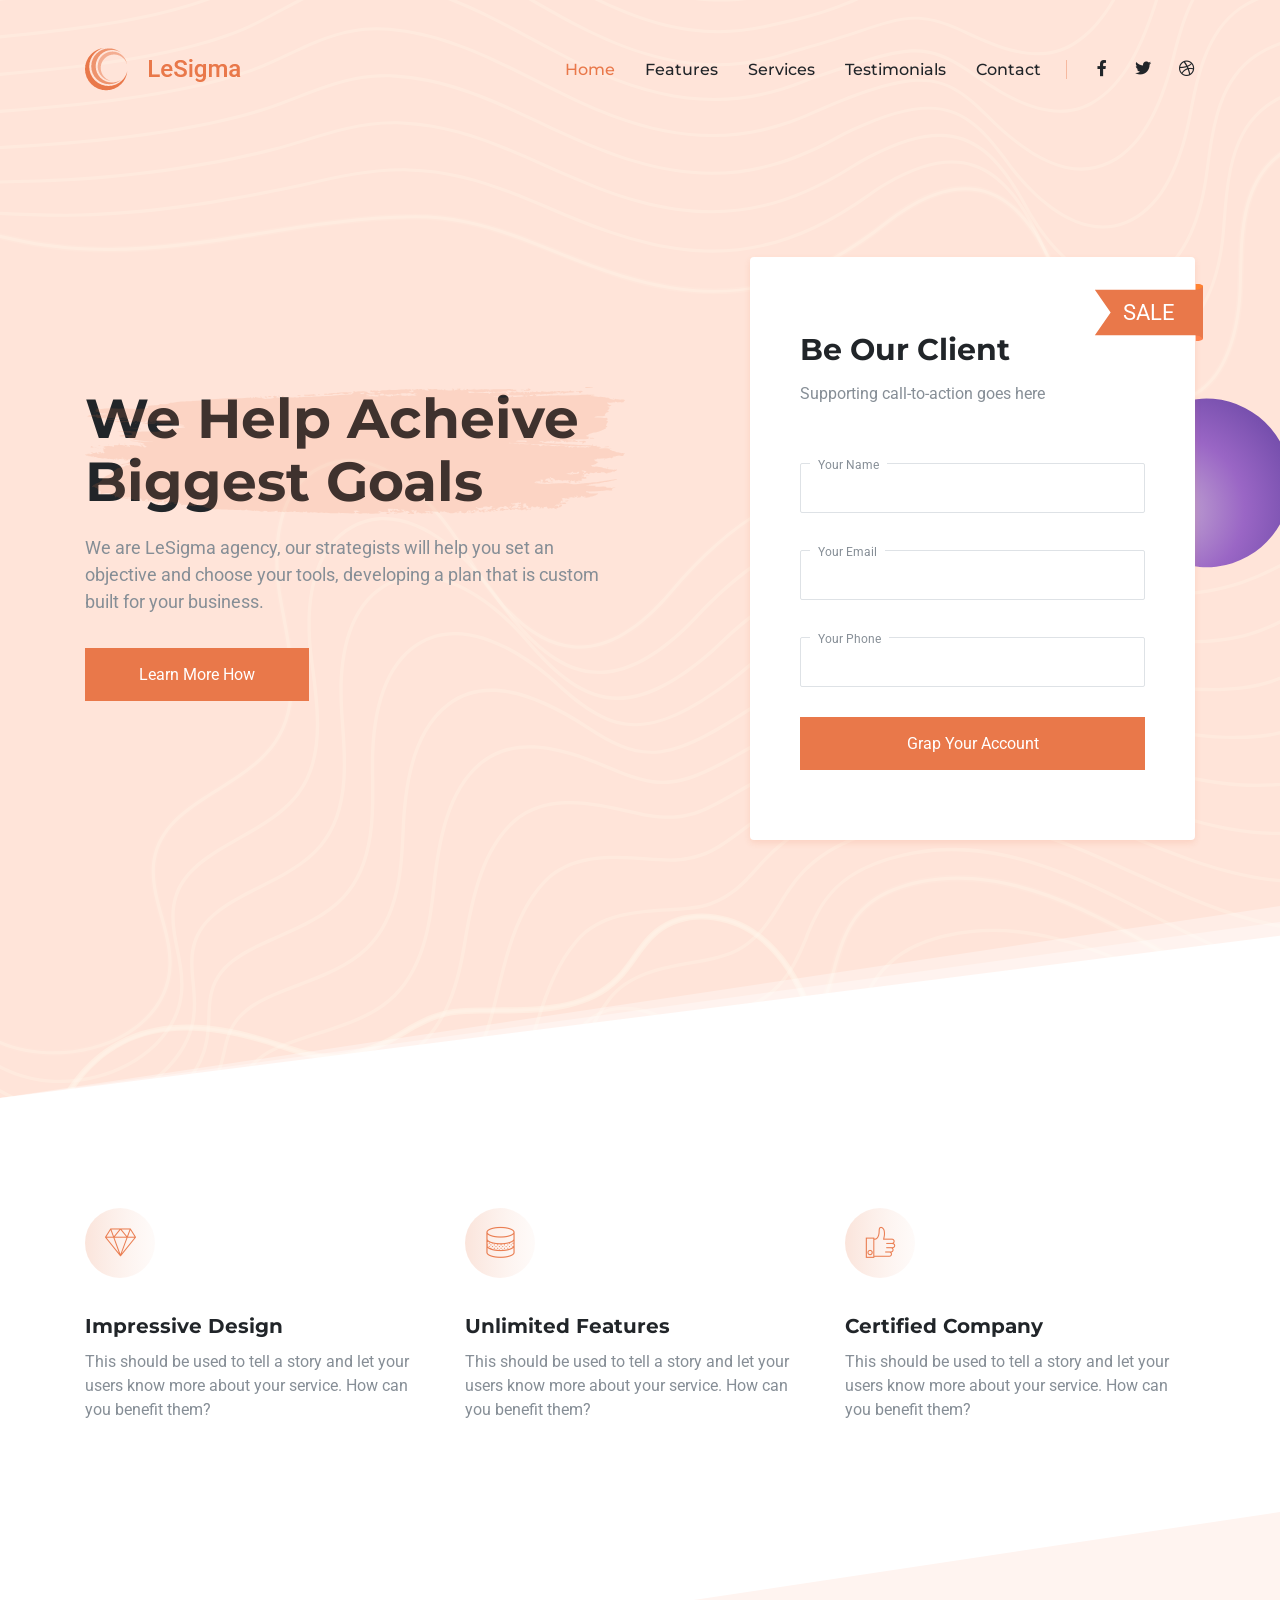
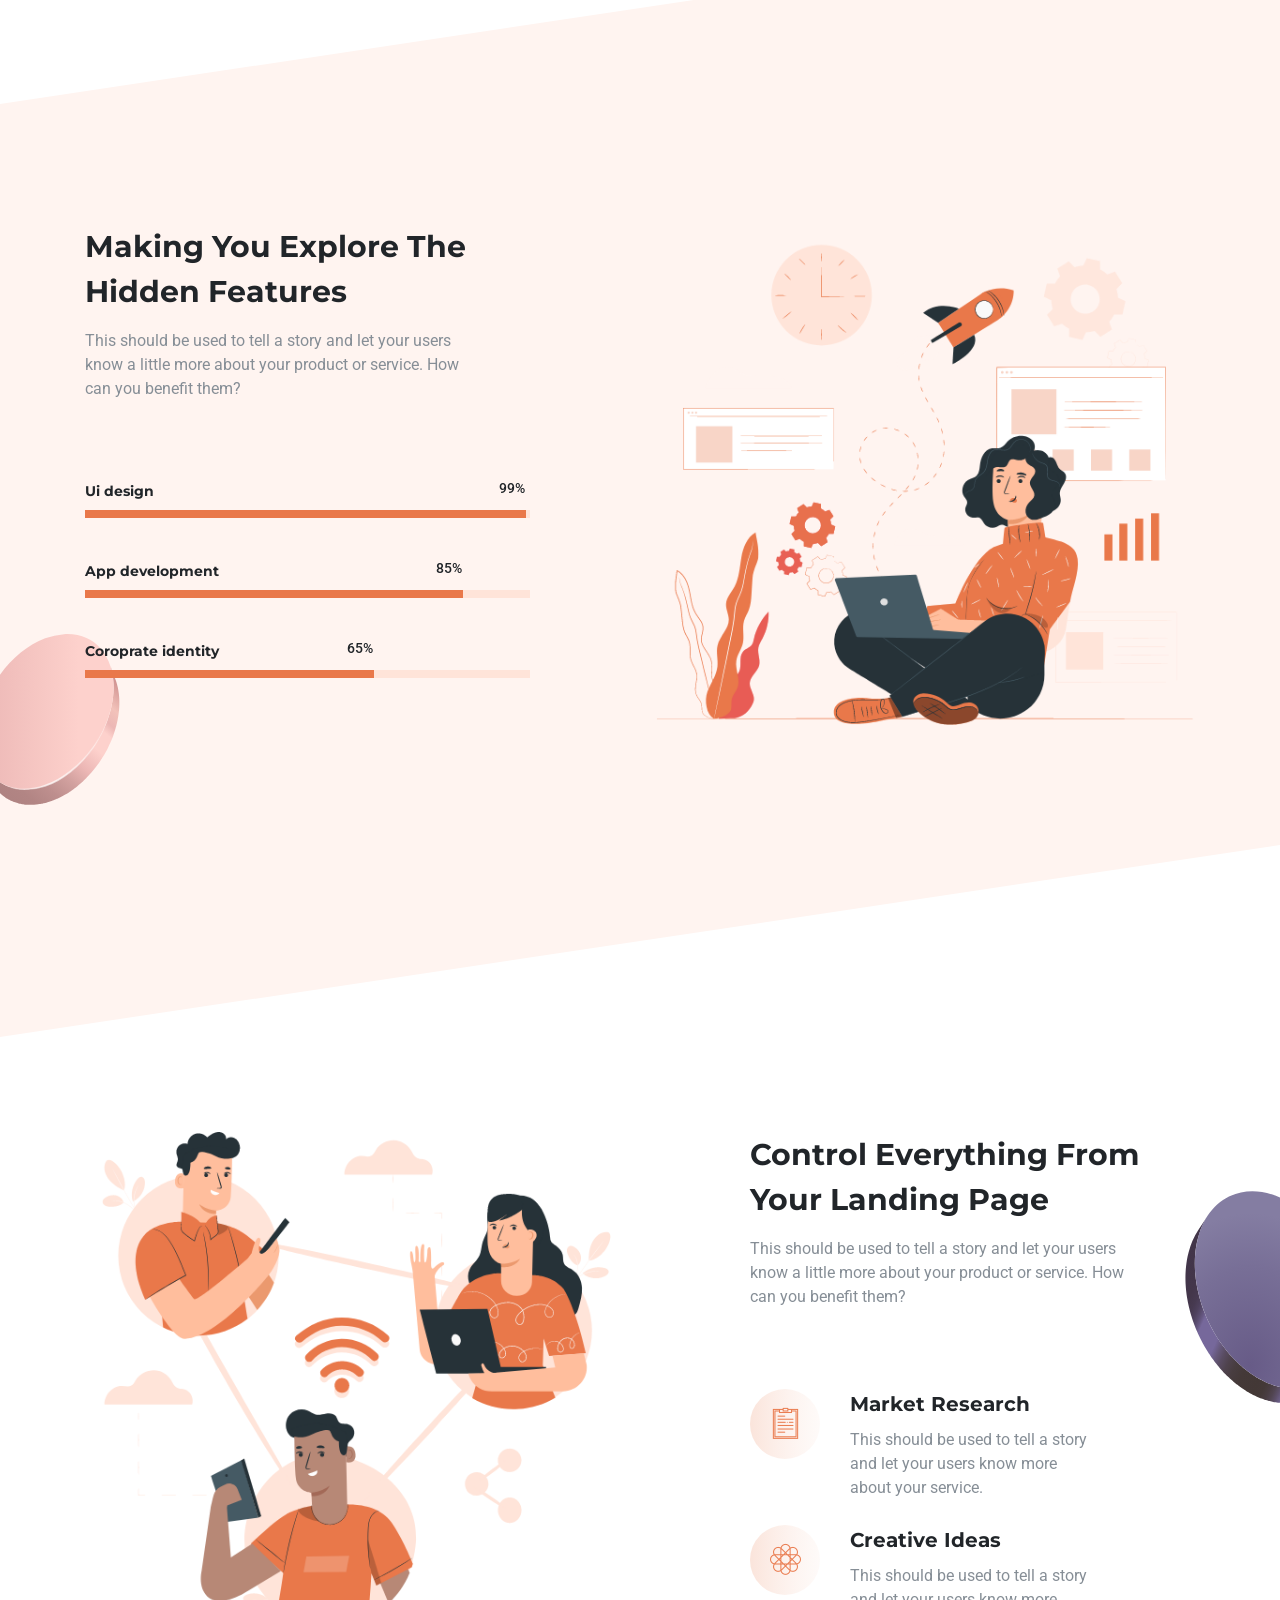
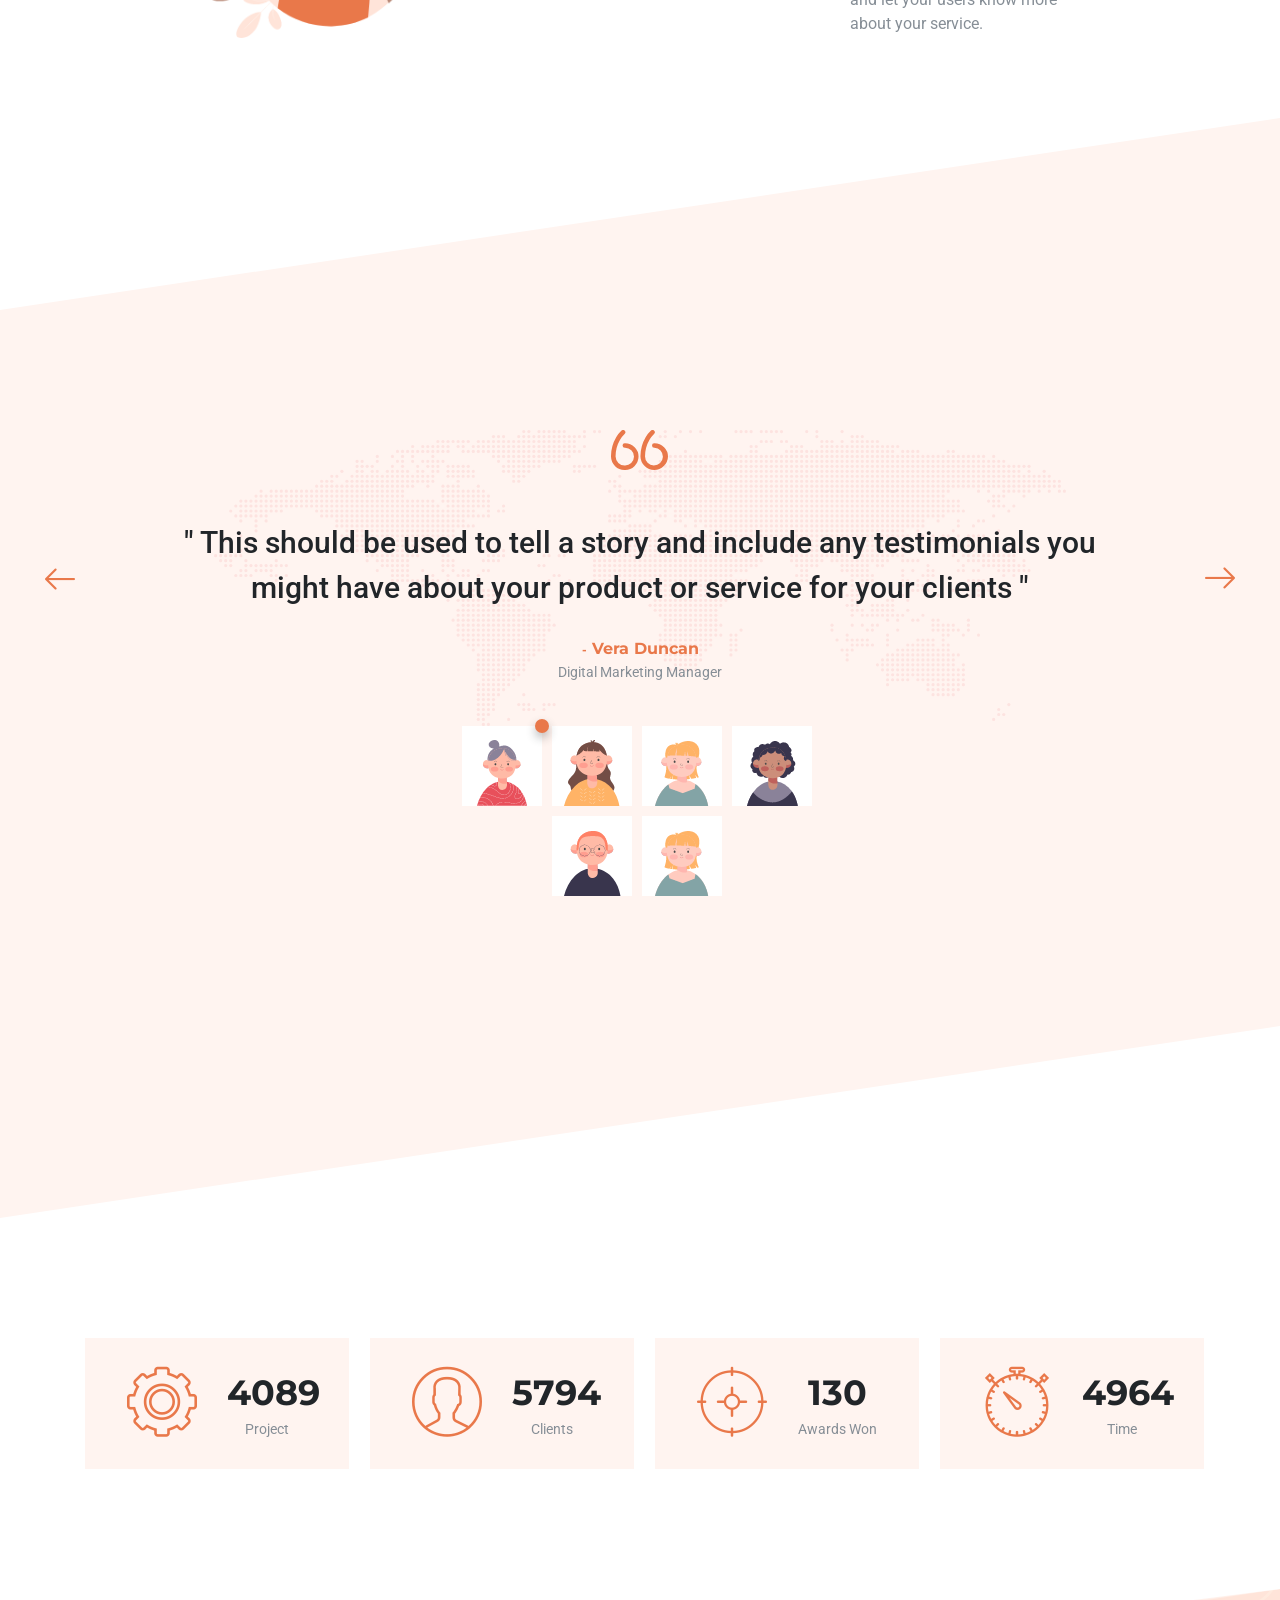
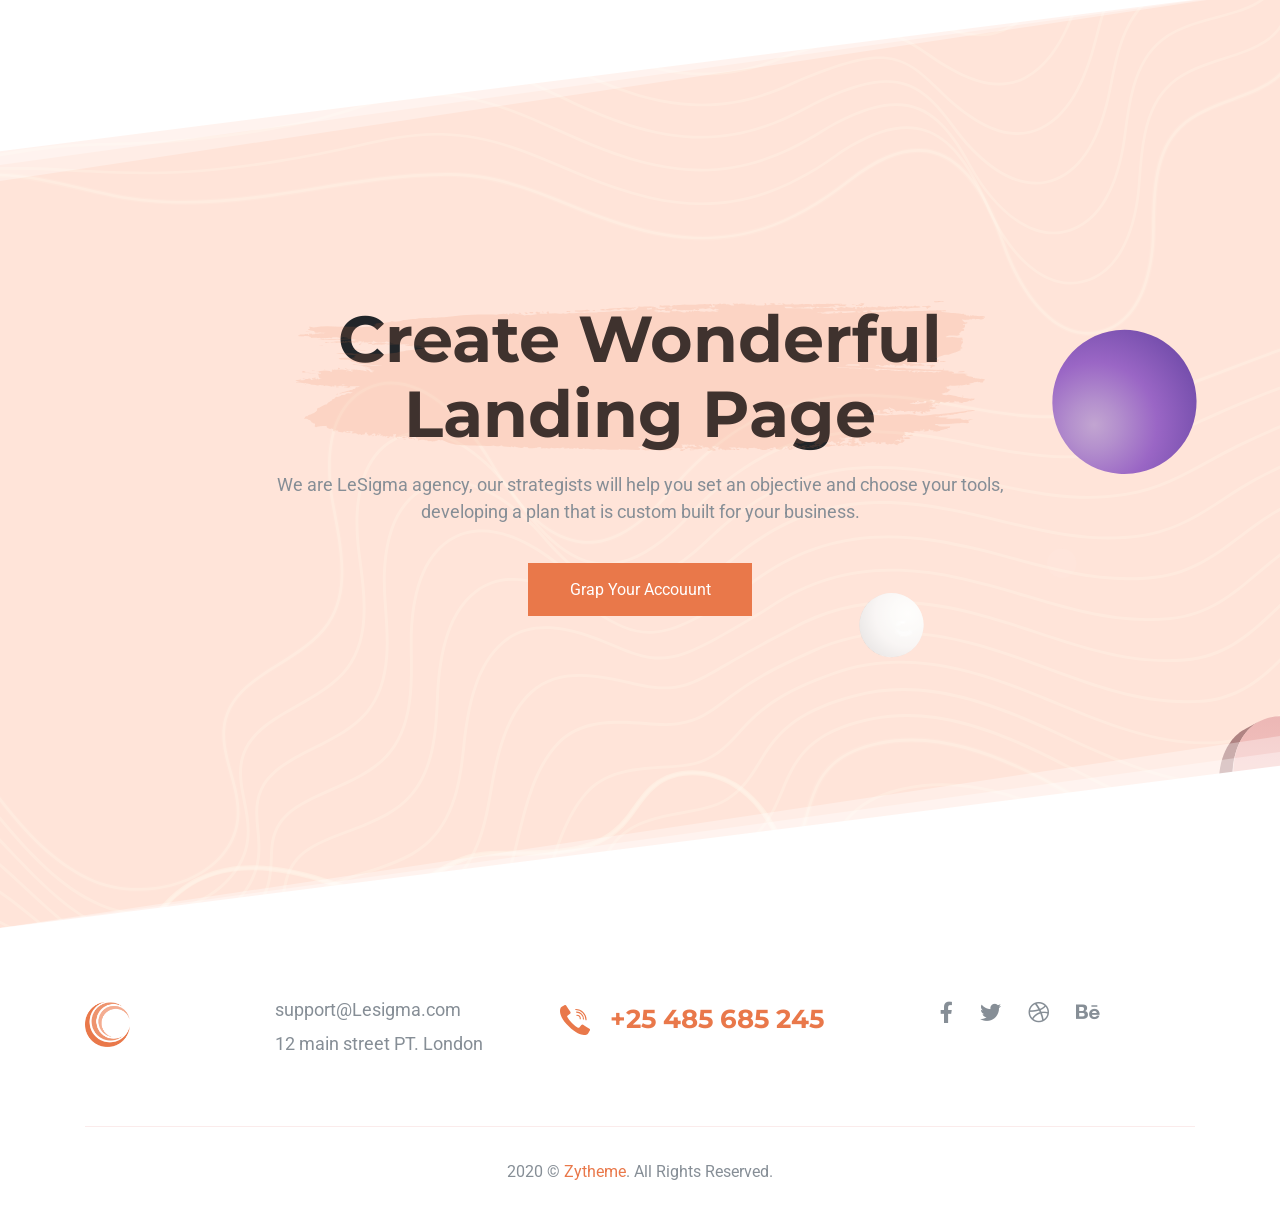
<file: landing-lead.html>
<!DOCTYPE html>
<html dir="ltr" lang="en-US">
  <head>
    <!-- Document Meta-->
    <meta charset="utf-8"/>
    <meta http-equiv="X-UA-Compatible" content="IE=edge"/>
    <!-- IE Compatibility Meta-->
    <meta name="author" content="zytheme"/>
    <meta name="viewport" content="width=device-width, initial-scale=1, maximum-scale=1"/>
    <meta name="description" content="Multi-purpose Business html5 landing page"/>
    <link href="assets/images/favicon/favicon.png" rel="icon"/>
    <!--  Fonts-->
    <link href="https://fonts.googleapis.com/css?family=Roboto:400,500&amp;display=swap" rel="stylesheet" type="text/css"/>
    <link href="https://fonts.googleapis.com/css2?family=Montserrat:ital,wght@0,400;0,500;0,600;0,700;1,600;1,700&amp;display=swap" rel="stylesheet" type="text/css"/>
    <!-- Stylesheets-->
    <link href="assets/css/vendor.css" rel="stylesheet"/>
    <link href="assets/css/style.css" rel="stylesheet"/>
    <!-- 
    Document Title
    ============================================= 
    -->
    <title>Landing Lead | LeSigma - Isometric Business HTML Landing Page</title>
  </head>
  <body class="body-scroll">
    <!--  
    Document Wrapper
    =============================================  
    -->
    <div class="wrapper clearfix" id="wrapper">
      <!--   
      Header
      =============================================  
      -->
      <header class="header header-transparent header-sticky">
        <nav class="navbar navbar-sticky navbar-expand-lg" id="primary-menu"> 
          <div class="container"> <a class="logo navbar-brand" href="index.html"><img class="logo logo-dark" src="assets/images/logo/logo-dark.png" alt="LeMoto Logo"/><img class="logo logo-light" src="assets/images/logo/logo-light.png" alt="LeMoto Logo"/></a>
            <button class="navbar-toggler collapsed" type="button" data-toggle="collapse" data-target="#navbarContent" aria-expanded="false"><span class="navbar-toggler-icon"></span></button>
            <div class="collapse navbar-collapse" id="navbarContent">
              <ul class="navbar-nav ml-auto">
                <li class="nav-item active"><a class="nav-link" data-scroll="scrollTo" href="#hero">Home</a></li>
                <li class="nav-item"><a class="nav-link" data-scroll="scrollTo" href="#feature">Features</a></li>
                <li class="nav-item"><a class="nav-link" data-scroll="scrollTo" href="#services">Services</a></li>
                <li class="nav-item"><a class="nav-link" data-scroll="scrollTo" href="#testimonials">Testimonials</a></li>
                <li class="nav-item"><a class="nav-link" data-scroll="scrollTo" href="#cta">contact</a></li>
              </ul>
              <div class="module-container">
                <!--module-social-->
                <div class="module module-social">
                  <ul class="list-unstyled">
                    <li> <a href="javascript:void(0)"><i class="fab fa-facebook-f"></i></a></li>
                    <li> <a href="javascript:void(0)"><i class="fab fa-twitter"></i></a></li>
                    <li> <a href="javascript:void(0)"><i class="fab fa-dribbble"></i></a></li>
                  </ul>
                </div>
              </div>
              <!-- End Module Container  -->
            </div>
            <!-- End .nav-collapse-->
          </div>
          <!-- End .container-->
        </nav>
        <!-- End .navbar-->
      </header>
      <!-- End Header-->
      <!-- Start hero #1-->
      <section class="hero hero-lead" id="hero">
        <div class="bg-section"><img src="assets/images/background/bg-1.svg" alt="background"/></div>
        <div class="container">
          <div class="hero-cotainer">
            <div class="row">
              <div class="col-12 col-md-12 col-lg-6">
                <div class="hero-content">
                  <div class="hero-headline divider-brushe mx-auto">we help acheive biggest goals</div>
                  <div class="hero-bio">We are LeSigma agency, our strategists will help you set an objective and choose your tools, developing a plan that is custom built for your business.</div><a class="btn btn--primary mx-auto mx-lg-0 " href="javascript:void(0)"> <span>Learn More How</span></a>
                </div>
              </div>
              <div class="col-12 col-md-12 col-lg-5 offset-lg-1">
                <div class="hero-action">
                  <div class="contact-form">
                    <div class="ribbon"><span>sale</span></div>
                    <div class="heading heading-5 mb-50">
                      <div class="heading-title">Be Our Client</div>
                      <div class="heading-desc">Supporting call-to-action goes here</div>
                    </div>
                    <div class="contact-body">
                      <form class="contactForm mb-0" method="post" action="assets/php/contact.php">
                        <div class="row">
                          <div class="col-12">
                            <div class="form-group">
                              <label for="name">your name</label>
                              <input class="form-control" type="text" id="name" name="contact-name" required="required"/>
                            </div>
                          </div>
                          <div class="col-12">
                            <div class="form-group">
                              <label for="email">your email</label>
                              <input class="form-control" type="text" id="email" name="contact-email" required="required"/>
                            </div>
                          </div>
                          <div class="col-12">
                            <div class="form-group">
                              <label for="phone">your phone</label>
                              <input class="form-control" type="text" id="phone" name="contact-phone" required="required"/>
                            </div>
                          </div>
                          <div class="col-12">
                            <button class="btn--block btn btn--primary"><span>Grap Your Account</span></button>
                          </div>
                          <div class="col-12">
                            <div class="contact-result"></div>
                          </div>
                        </div>
                      </form>
                    </div>
                    <!-- End .contact-body-->
                  </div>
                </div>
              </div>
            </div>
            <!-- End .row-->
          </div>
          <!-- End .hero-content-->
        </div>
        <!-- End .container-->
        <div class="shape-bottom"><svg xmlns="http://www.w3.org/2000/svg" width="100%" height="192" viewBox="0 0 1920 192" preserveAspectRatio="none">
<path data-name="Path 2449" d="M1920,192V0L0,192Z" fill="rgba(255,255,255,0.33)"/>
<path data-name="Path 2450" d="M1920,165.96V3.72L0,165.96Z" transform="translate(0 26.04)" fill="#fff"/>
<path data-name="Path 2451" d="M1920,178.07V1.99L0,178.07Z" transform="translate(0 13.93)" fill="rgba(255,255,255,0.33)"/>
</svg>
        </div>
      </section>
      <!-- End #hero   -->
      <!-- 
      Feature  Section
      =============================================  
      -->
      <section class="features" id="feature">
        <div class="container">
          <div class="row">
            <!-- Panel #1  -->
            <div class="col-12 col-md-12 col-lg-4 ">
              <div class="feature-panel">
                <div class="feature-icon"><i class="flaticon-diamond"></i></div>
                <div class="feature-content">
                  <h3>Impressive Design</h3>
                  <p>This should be used to tell a story and let your users know more about your service. How can you benefit them?</p>
                </div>
              </div>
              <!-- .feature-panel end  -->
            </div>
            <!-- .col-md-12 end  -->
            <!-- Panel #2  -->
            <div class="col-12 col-md-12 col-lg-4 ">
              <div class="feature-panel active">
                <div class="feature-icon"><i class="flaticon-database-2"></i></div>
                <div class="feature-content">
                  <h3>Unlimited Features</h3>
                  <p>This should be used to tell a story and let your users know more about your service. How can you benefit them?</p>
                </div>
              </div>
              <!-- .feature-panel end  -->
            </div>
            <!-- .col-md-12 end  -->
            <!-- Panel #3  -->
            <div class="col-12 col-md-12 col-lg-4 ">
              <div class="feature-panel">
                <div class="feature-icon"><i class="flaticon-like "></i></div>
                <div class="feature-content">
                  <h3>Certified Company</h3>
                  <p>This should be used to tell a story and let your users know more about your service. How can you benefit them?</p>
                </div>
              </div>
              <!-- .feature-panel end  -->
            </div>
            <!-- .col-md-12 end  -->
          </div>
          <!-- End .row  -->
        </div>
        <!-- End .container  -->
      </section>
      <!-- 
      Services Section
      =============================================  
      -->
      <div class="shape-top position-relative"><svg xmlns="http://www.w3.org/2000/svg" width="100%" height="192" viewBox="0 0 1920 192" preserveAspectRatio="none">
<path data-name="Path 2449" d="M1920,192V0L0,192Z" fill="#fff4f0"/>
</svg>
      </div>
      <section class="services skills" id="services">
        <div class="bg-section"><img src="assets/images/background/bg-2.svg" alt="background"/></div>
        <div class="container">
          <div class="row">
            <div class="col-12 col-lg-5">
              <div class="heading heading-4">
                <h2 class="heading-title">Making you explore the hidden features</h2>
                <p class="heading-desc">This should be used to tell a story and let your users know a little more about your product or service. How can you benefit them?</p>
              </div>
              <div class="row no-gutters">
                <div class="col-12">
                  <!-- progress 1-->
                  <div class="progressbar">
                    <div class="progress-title"><span class="title">Ui design</span><span class="value" data-value="99">99%</span></div>
                    <div class="progress">
                      <div class="progress-bar" role="progressbar" aria-valuenow="99" aria-valuemin="0" aria-valuemax="100"></div>
                    </div>
                  </div>
                  <div class="i"></div>
                  <!-- .progressbar end-->
                </div>
                <div class="col-12">
                  <!-- progress 2-->
                  <div class="progressbar">
                    <div class="progress-title"><span class="title">App development</span><span class="value" data-value="85">85%</span></div>
                    <div class="progress">
                      <div class="progress-bar" role="progressbar" aria-valuenow="85" aria-valuemin="0" aria-valuemax="100"></div>
                    </div>
                  </div>
                  <div class="i"></div>
                  <!-- .progressbar end-->
                </div>
                <div class="col-12">
                  <!-- progress 3-->
                  <div class="progressbar">
                    <div class="progress-title"><span class="title">Coroprate identity</span><span class="value" data-value="65">65%</span></div>
                    <div class="progress">
                      <div class="progress-bar" role="progressbar" aria-valuenow="65" aria-valuemin="0" aria-valuemax="100"></div>
                    </div>
                  </div>
                  <div class="i"></div>
                  <!-- .progressbar end-->
                </div>
              </div>
            </div>
            <div class="col-12 col-lg-6 offset-lg-1 text--center"><img class="img-fluid" src="assets/images/illustration/illustration-1.png" alt="vector"/></div>
          </div>
        </div>
      </section>
      <div class="shape-bottom position-relative"><svg xmlns="http://www.w3.org/2000/svg" width="100%" height="192" viewBox="0 0 1920 192" preserveAspectRatio="none">
<g transform="translate(1920 192) rotate(180)">
<path data-name="Path 2449" d="M1920,192V0L0,192Z" fill="#fff4f0"/>
</g>
</svg>
      </div>
      <section class="features features-2" id="services2">
        <div class="bg-section"><img src="assets/images/background/bg-3.svg" alt="background"/></div>
        <div class="container">
          <div class="row">
            <div class="col-12 col-lg-6 text-center mb-50 mb-lg-0"><img class="img-fluid" src="assets/images/illustration/illustration-2.png" alt="vector"/></div>
            <div class="col-12 col-lg-5 offset-lg-1">
              <div class="service-content">
                <div class="heading heading-4">
                  <h2 class="heading-title">control everything from your landing page</h2>
                  <p class="heading-desc">This should be used to tell a story and let your users know a little more about your product or service. How can you benefit them?</p>
                </div>
                <ul class="list-unstyled">
                  <li> 
                    <div class="feature-panel">
                      <div class="feature-icon"><i class="flaticon-notepad"></i></div>
                      <div class="feature-content">
                        <h3>Market Research</h3>
                        <p>This should be used to tell a story and let your users know more about your service.</p>
                      </div>
                    </div>
                  </li>
                  <li> 
                    <div class="feature-panel">
                      <div class="feature-icon"><i class="flaticon-photos"></i></div>
                      <div class="feature-content">
                        <h3>Creative Ideas</h3>
                        <p>This should be used to tell a story and let your users know more about your service.</p>
                      </div>
                    </div>
                  </li>
                </ul>
              </div>
            </div>
          </div>
        </div>
      </section>
      <!-- 
      Testimonials  Section
      ============================================= 
      -->
      <div class="shape-top position-relative"><svg xmlns="http://www.w3.org/2000/svg" width="100%" height="192" viewBox="0 0 1920 192" preserveAspectRatio="none">
<path data-name="Path 2449" d="M1920,192V0L0,192Z" fill="#fff4f0"/>
</svg>
      </div>
      <section class="testimonials bg-pink" id="testimonials">
        <div class="container">
          <div class="row">
            <div class="col-12 col-md-12 col-lg-12">
              <div class="owl-carousel carousel-navs " data-slider-id="1" data-slide="1" data-slide-res="1" data-autoplay="false" data-nav="true" data-dots="false" data-space="0" data-loop="true" data-speed="800">
                <!--  Testimonial #1   -->
                <div class="testimonial-panel">
                  <div class="testimonial-body">
                    <div class="testimonial-icon"></div>
                    <p>" This should be used to tell a story and include any testimonials you might have about your product or service for your clients "</p>
                    <div class="testimonial-author">
                      <p><span>Vera Duncan</span> digital marketing manager</p>
                    </div>
                  </div>
                </div>
                <!--  Testimonial #2 -->
                <div class="testimonial-panel">
                  <div class="testimonial-body">
                    <div class="testimonial-icon"></div>
                    <p>" This should be used to tell a story and include any testimonials you might have about your product or service for your clients "</p>
                    <div class="testimonial-author">
                      <p><span>Vera Duncan</span> digital marketing manager</p>
                    </div>
                  </div>
                </div>
                <!--  Testimonial #3 -->
                <div class="testimonial-panel">
                  <div class="testimonial-body">
                    <div class="testimonial-icon"></div>
                    <p>" This should be used to tell a story and include any testimonials you might have about your product or service for your clients "</p>
                    <div class="testimonial-author">
                      <p><span>Vera Duncan</span> digital marketing manager</p>
                    </div>
                  </div>
                </div>
                <!--  Testimonial #4-->
                <div class="testimonial-panel">
                  <div class="testimonial-body">
                    <div class="testimonial-icon"></div>
                    <p>" This should be used to tell a story and include any testimonials you might have about your product or service for your clients "</p>
                    <div class="testimonial-author">
                      <p><span>Vera Duncan</span> digital marketing manager</p>
                    </div>
                  </div>
                </div>
                <!--  Testimonial #5-->
                <div class="testimonial-panel">
                  <div class="testimonial-body">
                    <div class="testimonial-icon"></div>
                    <p>" This should be used to tell a story and include any testimonials you might have about your product or service for your clients "</p>
                    <div class="testimonial-author">
                      <p><span>Vera Duncan</span> digital marketing manager</p>
                    </div>
                  </div>
                </div>
                <!--  Testimonial #6 -->
                <div class="testimonial-panel">
                  <div class="testimonial-body">
                    <div class="testimonial-icon"></div>
                    <p>" This should be used to tell a story and include any testimonials you might have about your product or service for your clients "</p>
                    <div class="testimonial-author">
                      <p><span>Vera Duncan</span> digital marketing manager</p>
                    </div>
                  </div>
                </div>
              </div>
              <div class="owl-thumbs" data-slider-id="1">
                <div class="testimonial-img owl-thumb-item"><img src="assets/images/testimonials/avatar-1.png" alt="avatar author"/></div>
                <div class="testimonial-img owl-thumb-item"><img src="assets/images/testimonials/avatar-2.png" alt="avatar author"/></div>
                <div class="testimonial-img owl-thumb-item"><img src="assets/images/testimonials/avatar-3.png" alt="avatar author"/></div>
                <div class="testimonial-img owl-thumb-item"><img src="assets/images/testimonials/avatar-4.png" alt="avatar author"/></div>
                <div class="testimonial-img owl-thumb-item"><img src="assets/images/testimonials/avatar-5.png" alt="avatar author"/></div>
                <div class="testimonial-img owl-thumb-item"><img src="assets/images/testimonials/avatar-6.png" alt="avatar author"/></div>
              </div>
            </div>
          </div>
        </div>
        <!-- End .container  -->
      </section>
      <!-- End #testimonials -->
      <div class="shape-bottom position-relative"><svg xmlns="http://www.w3.org/2000/svg" width="100%" height="192" viewBox="0 0 1920 192" preserveAspectRatio="none">
<g transform="translate(1920 192) rotate(180)">
<path data-name="Path 2449" d="M1920,192V0L0,192Z" fill="#fff4f0"/>
</g>
</svg>
      </div>
      <!-- 
      Counter  Section
      =============================================  
      -->
      <section class="counters-card text-center text-lg-left">
        <div class="container">
          <div class="row">
            <div class="col-12 col-md-6 col-lg-3">
              <div class="counters"><i class="flaticon-settings-6"></i>
                <div class="counters-content"><span class="counting">6815</span><span class="type">project</span></div>
              </div>
            </div>
            <div class="col-12 col-md-6 col-lg-3">
              <div class="counters"><i class="flaticon-user-3"></i>
                <div class="counters-content"><span class="counting">9657</span><span class="type">clients</span></div>
              </div>
            </div>
            <div class="col-12 col-md-6 col-lg-3">
              <div class="counters"><i class="flaticon-target"></i>
                <div class="counters-content"><span class="counting">218</span><span class="type">awards won</span></div>
              </div>
            </div>
            <div class="col-12 col-md-6 col-lg-3">
              <div class="counters"><i class="flaticon-stopwatch-1"></i>
                <div class="counters-content"><span class="counting">8274</span><span class="type">time</span></div>
              </div>
            </div>
          </div>
        </div>
      </section>
      <!-- 
      CTA  Section
      =============================================
      
      
      -->
      <section class="cta text-center" id="cta">
        <div class="shape-top"><svg xmlns="http://www.w3.org/2000/svg" width="100%" height="192" viewBox="0 0 1920 192" preserveAspectRatio="none">
<g id="Shape_Top" data-name="Shape Top" transform="translate(1920 192) rotate(180)">
<path data-name="Path 2449" d="M1920,192V0L0,192Z" fill="rgba(255,255,255,0.33)"/>
<path data-name="Path 2450" d="M1920,165.96V3.72L0,165.96Z" transform="translate(0 26.04)" fill="#fff"/>
<path data-name="Path 2451" d="M1920,178.07V1.99L0,178.07Z" transform="translate(0 13.93)" fill="rgba(255,255,255,0.33)"/>
</g>
</svg>
        </div>
        <div class="bg-section"><img src="assets/images/background/bg-1.svg" alt="background"/></div>
        <div class="container">
          <div class="row">
            <div class="col-12 col-md-8 offset-md-2 col-lg-8 offset-lg-2 text-center">
              <h3 class="divider-brushe mx-auto">create wonderful <br/> landing page</h3>
              <p>We are LeSigma agency, our strategists will help you set an objective and choose your tools, developing a plan that is custom built for your business.</p><a class="btn btn--primary mx-auto scroll-to" href="#hero"> <span>Grap Your Accouunt</span></a>
            </div>
            <!-- End .col-md-12-->
          </div>
          <!-- End .row-->
        </div>
        <!-- End .container-->
        <div class="shape-bottom"><svg id="Shape_Bottom" data-name="Shape Bottom" xmlns="http://www.w3.org/2000/svg" width="100%" height="192" viewBox="0 0 1920 192"  preserveAspectRatio="none">
<path data-name="Path 2449" d="M1920,192V0L0,192Z" fill="rgba(255,255,255,0.33)"/>
<path data-name="Path 2450" d="M1920,165.96V3.72L0,165.96Z" transform="translate(0 26.04)" fill="#fff"/>
<path data-name="Path 2451" d="M1920,178.07V1.99L0,178.07Z" transform="translate(0 13.93)" fill="rgba(255,255,255,0.33)"/>
</svg>
        </div>
      </section>
      <!-- End #cta-->
      <!-- 
      Footer
      ============================================= 
      -->
      <footer class="footer" id="footer">
        <div class="footer-widgets-container">
          <div class="container">
            <div class="row">
              <div class="col-12 col-lg-2"><a class="logo navbar-brand" href="index.html"><img class="logo logo-light" src="assets/images/logo/logo.png" alt="Lesigma Logo"/></a></div>
              <div class="col-12 col-lg-3">
                <div class="footer-contact">
                  <ul class="list-unstyled">
                    <li> <a href="mailto:support@Lesigma.com">support@Lesigma.com</a></li>
                    <li>12 main street PT. London</li>
                  </ul>
                </div>
              </div>
              <div class="col-12 col-lg-4">
                <div class="footer-phone"><a href="tel:+25-485-685-245"><i class="call-icon"></i>+25 485 685 245</a></div>
              </div>
              <div class="col-12 col-lg-3">
                <div class="footer-social">
                  <ul class="list-unstyled">
                    <li> <a href="javascript:void(0)"><i class="fab fa-facebook-f"></i></a></li>
                    <li> <a href="javascript:void(0)"><i class="fab fa-twitter"></i></a></li>
                    <li> <a href="javascript:void(0)"><i class="fab fa-dribbble"></i></a></li>
                    <li> <a href="javascript:void(0)"><i class="fab fa-behance"></i></a></li>
                  </ul>
                </div>
              </div>
            </div>
          </div>
        </div>
        <div class="container">
          <div class="row">
            <div class="col">
              <hr/>
            </div>
          </div>
        </div>
        <!-- 
        Copyrights
        =============================================  
        -->
        <div class="container">
          <div class="row">
            <div class="col-12 col-md-12 col-lg-12 text--center">
              <div class="footer-copyright"><span>2020 &copy; <a href="http://themeforest.net/user/zytheme/portfolio?ref=zytheme">zytheme</a>. All rights reserved.</span></div>
            </div>
          </div>
        </div>
        <!-- End .container  -->
      </footer>
    </div>
    <!-- End #wrapper   -->
    <!-- 
    Footer Scripts
    =============================================  
    -->
    <script src="assets/js/vendor/jquery-3.5.1.min.js"></script>
    <script src="assets/js/vendor.js"></script>
    <script src="assets/js/functions.js"></script>
  </body>
</html>
</file>
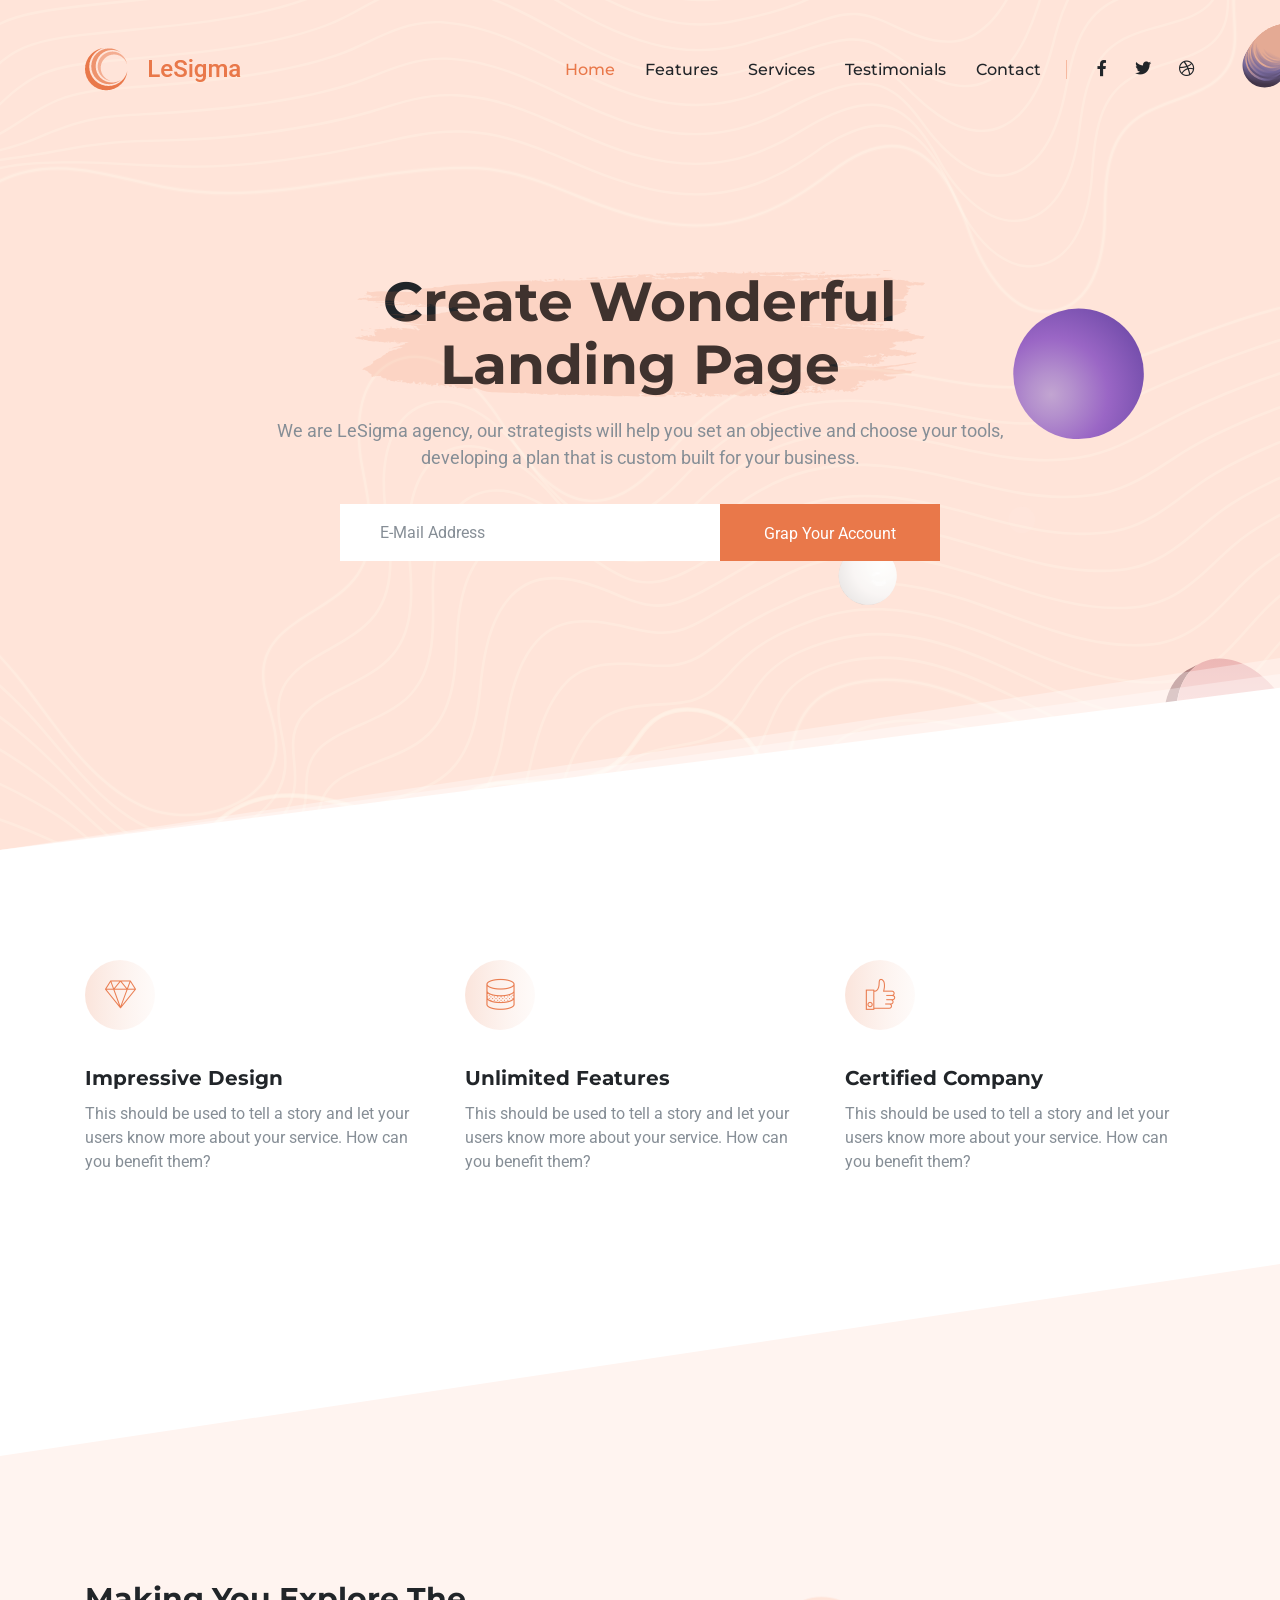
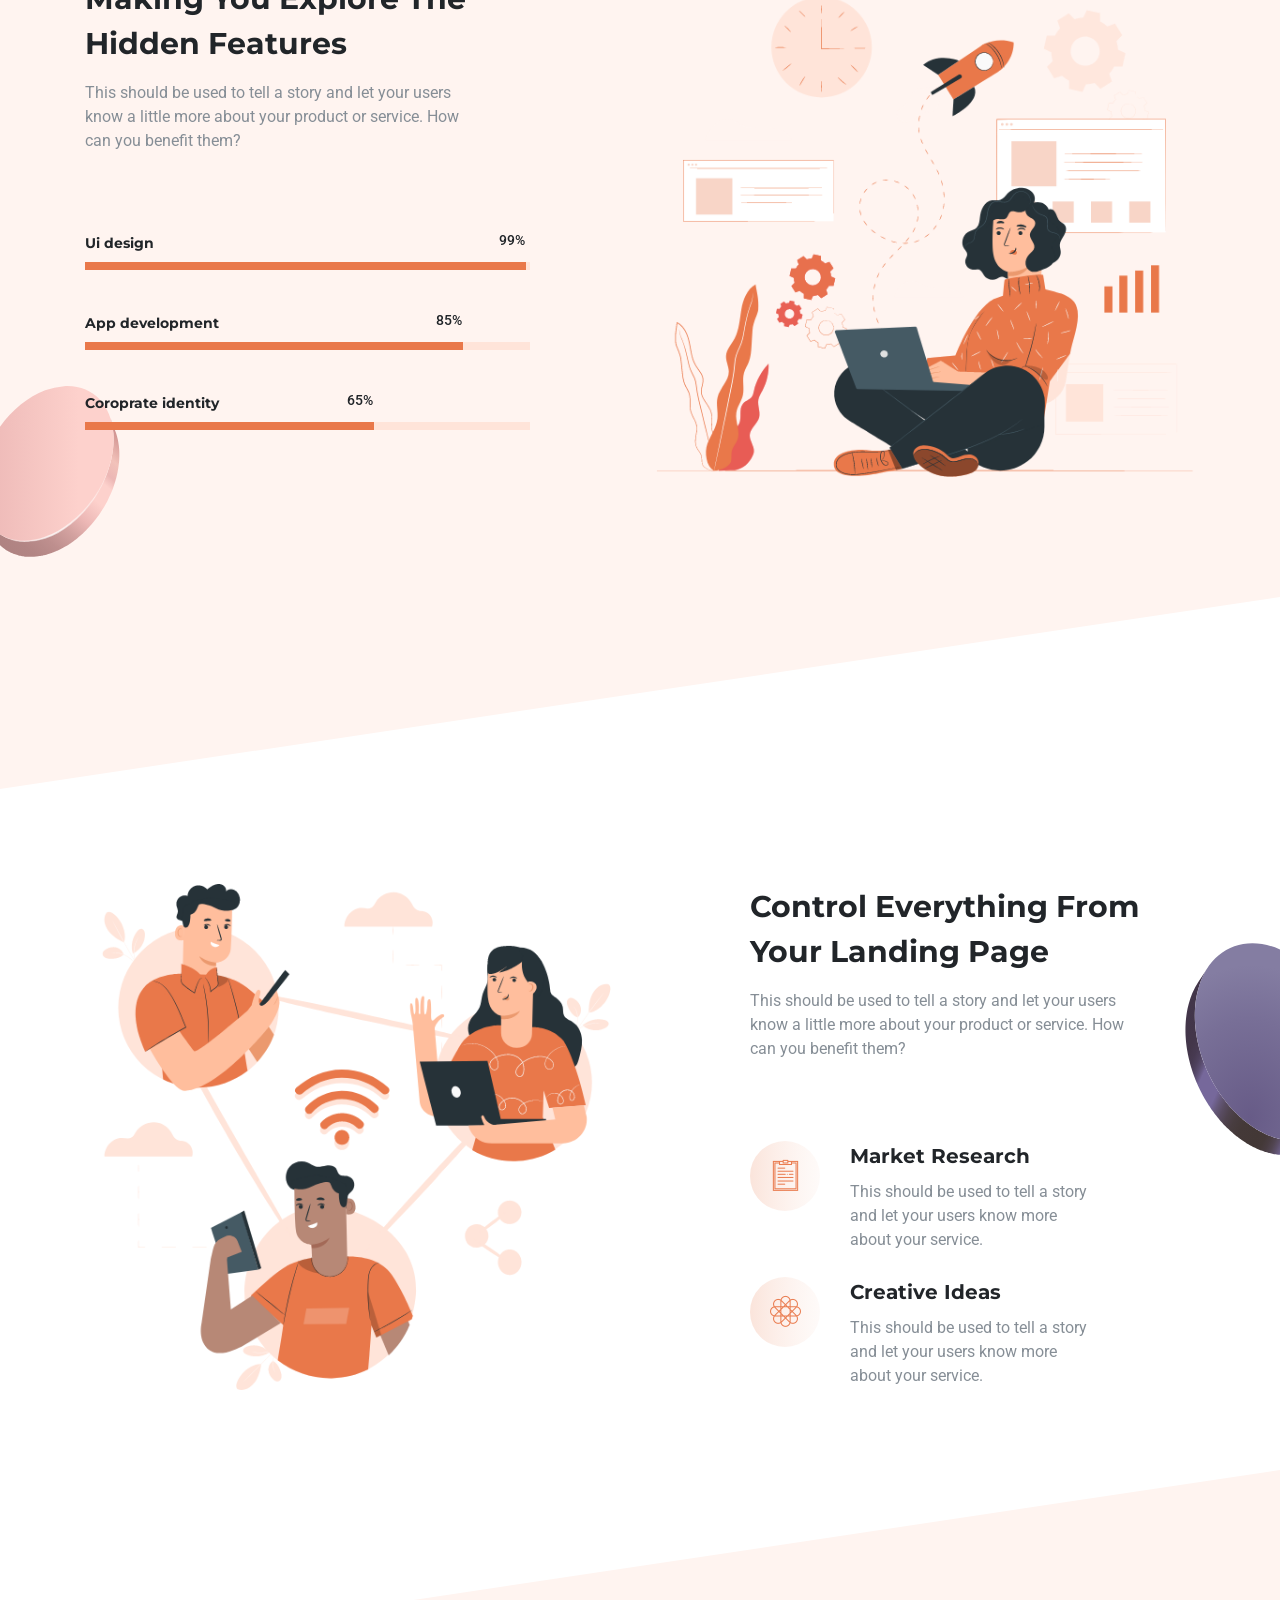
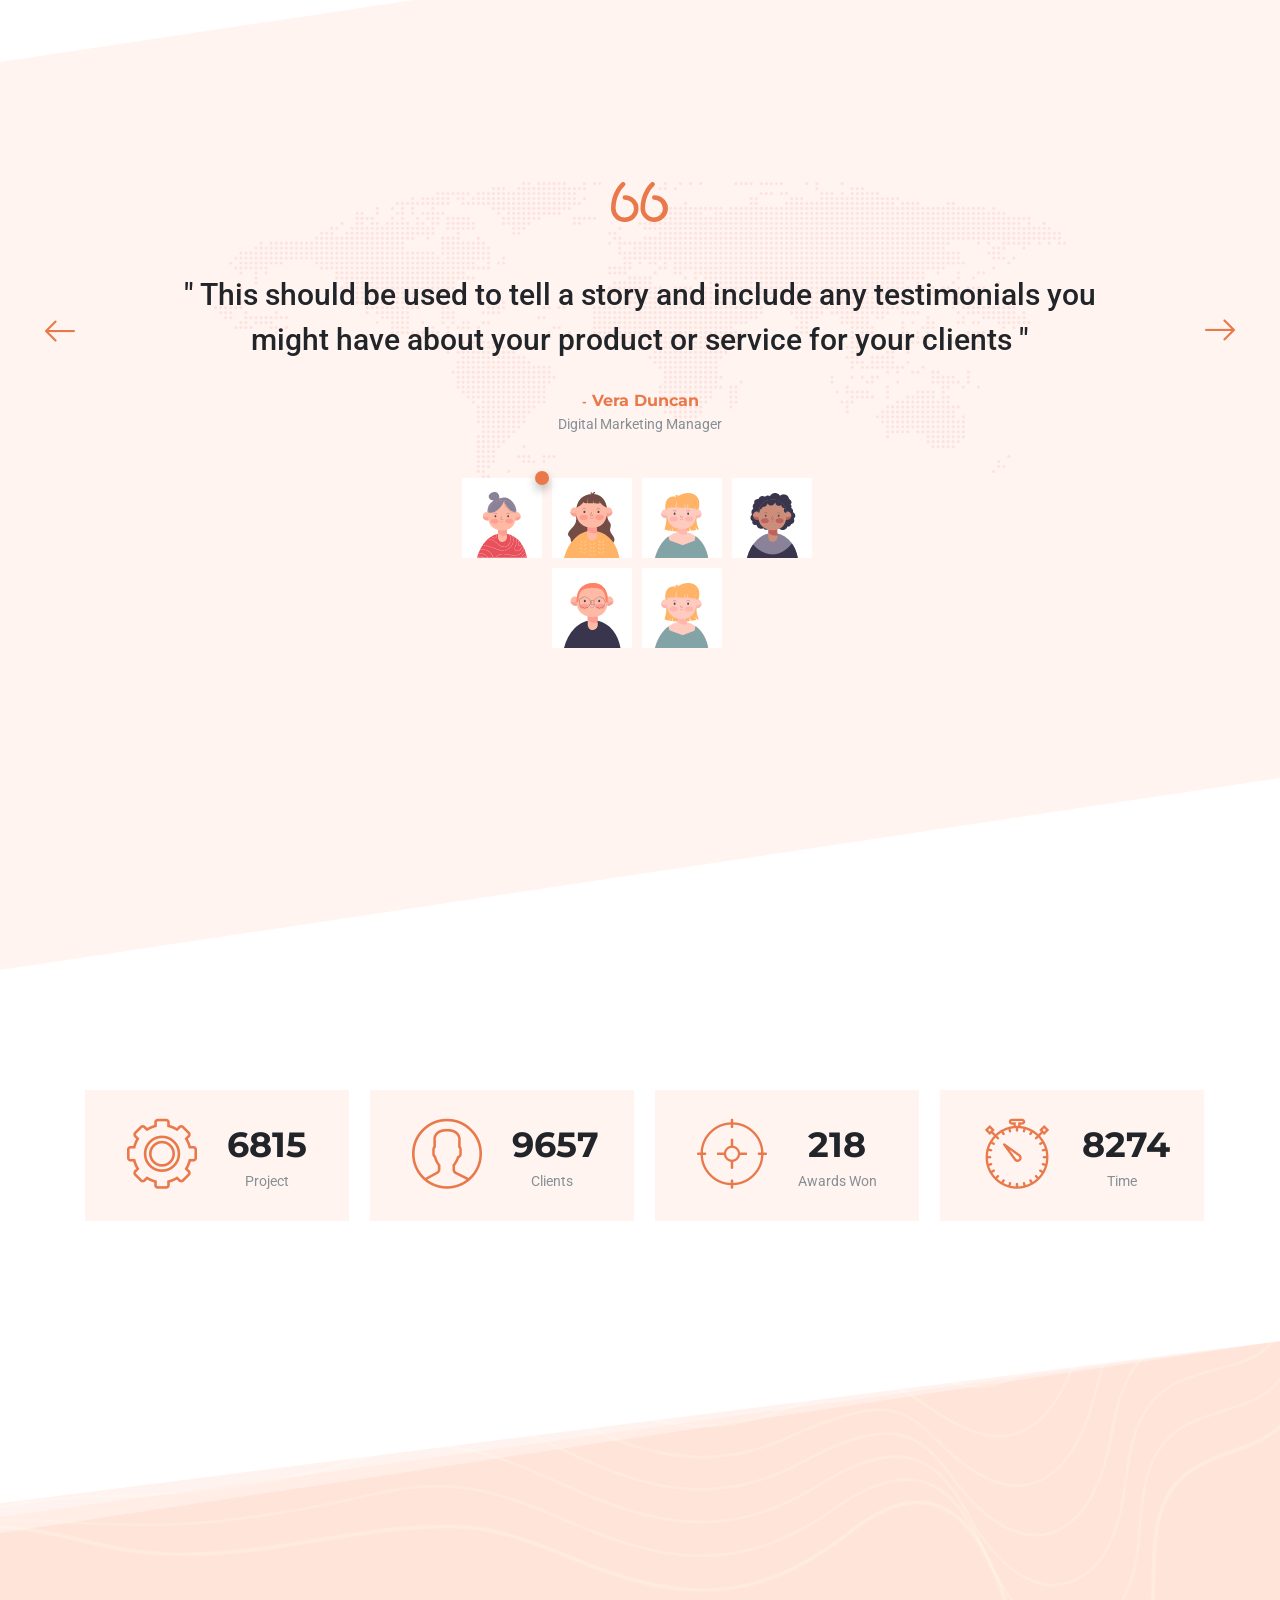
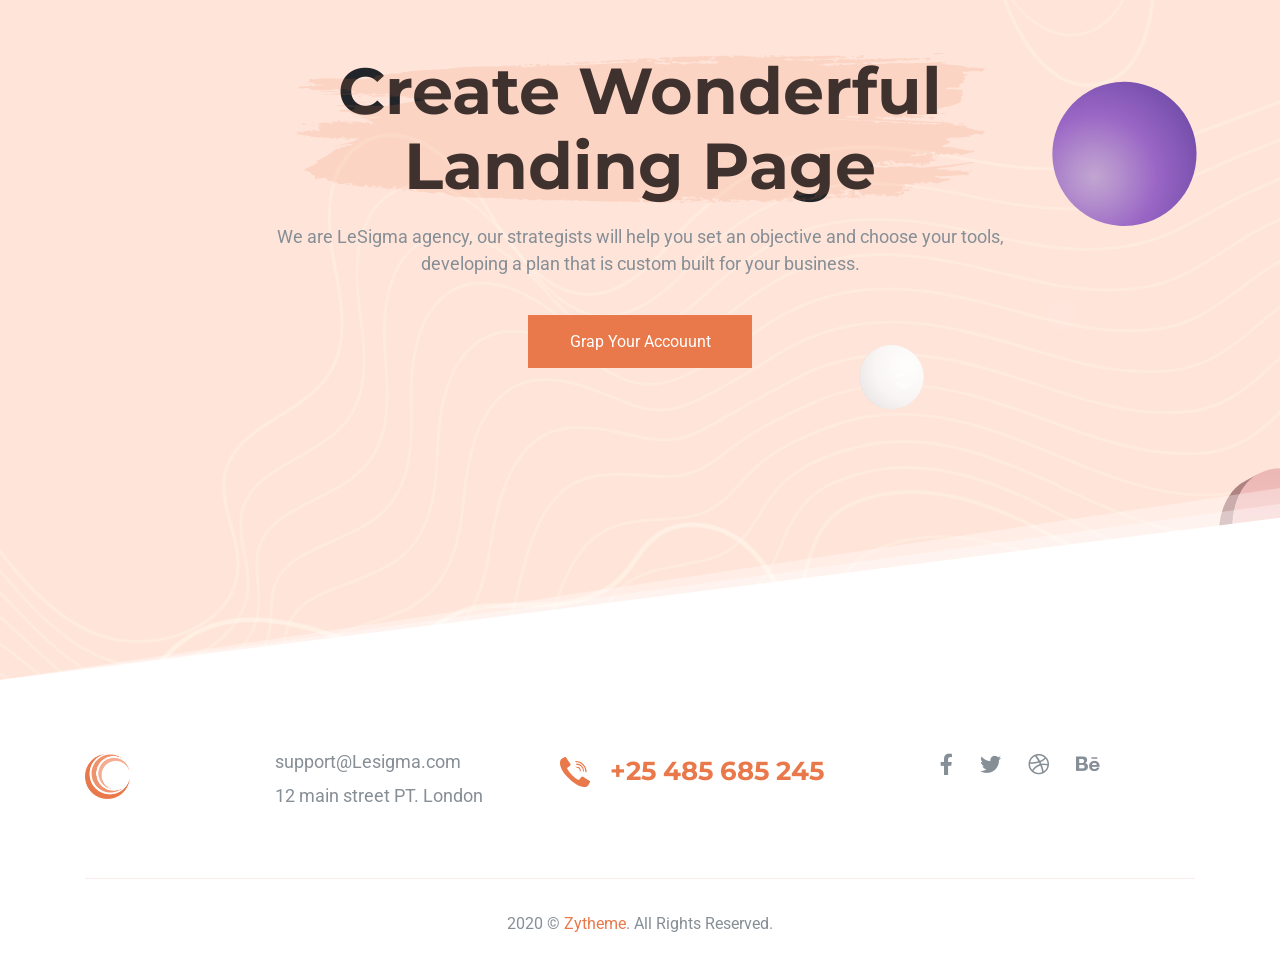
<file: landing-mailchimp.html>
<!DOCTYPE html>
<html dir="ltr" lang="en-US">
  <head>
    <!-- Document Meta-->
    <meta charset="utf-8"/>
    <meta http-equiv="X-UA-Compatible" content="IE=edge"/>
    <!-- IE Compatibility Meta-->
    <meta name="author" content="zytheme"/>
    <meta name="viewport" content="width=device-width, initial-scale=1, maximum-scale=1"/>
    <meta name="description" content="Multi-purpose Business html5 landing page"/>
    <link href="assets/images/favicon/favicon.png" rel="icon"/>
    <!--  Fonts-->
    <link href="https://fonts.googleapis.com/css?family=Roboto:400,500&amp;display=swap" rel="stylesheet" type="text/css"/>
    <link href="https://fonts.googleapis.com/css2?family=Montserrat:ital,wght@0,400;0,500;0,600;0,700;1,600;1,700&amp;display=swap" rel="stylesheet" type="text/css"/>
    <!-- Stylesheets-->
    <link href="assets/css/vendor.css" rel="stylesheet"/>
    <link href="assets/css/style.css" rel="stylesheet"/>
    <!-- 
    Document Title
    ============================================= 
    -->
    <title>Landing Click | LeSigma - Isometric Business HTML Landing Page</title>
  </head>
  <body class="body-scroll">
    <!--  
    Document Wrapper
    =============================================  
    -->
    <div class="wrapper clearfix" id="wrapper">
      <!--   
      Header
      =============================================  
      -->
      <header class="header header-transparent header-sticky">
        <nav class="navbar navbar-sticky navbar-expand-lg" id="primary-menu"> 
          <div class="container"> <a class="logo navbar-brand" href="index.html"><img class="logo logo-dark" src="assets/images/logo/logo-dark.png" alt="LeMoto Logo"/><img class="logo logo-light" src="assets/images/logo/logo-light.png" alt="LeMoto Logo"/></a>
            <button class="navbar-toggler collapsed" type="button" data-toggle="collapse" data-target="#navbarContent" aria-expanded="false"><span class="navbar-toggler-icon"></span></button>
            <div class="collapse navbar-collapse" id="navbarContent">
              <ul class="navbar-nav ml-auto">
                <li class="nav-item active"><a class="nav-link" data-scroll="scrollTo" href="#hero">Home</a></li>
                <li class="nav-item"><a class="nav-link" data-scroll="scrollTo" href="#feature">Features</a></li>
                <li class="nav-item"><a class="nav-link" data-scroll="scrollTo" href="#services">Services</a></li>
                <li class="nav-item"><a class="nav-link" data-scroll="scrollTo" href="#testimonials">Testimonials</a></li>
                <li class="nav-item"><a class="nav-link" data-scroll="scrollTo" href="#cta">contact</a></li>
              </ul>
              <div class="module-container">
                <!--module-social-->
                <div class="module module-social">
                  <ul class="list-unstyled">
                    <li> <a href="javascript:void(0)"><i class="fab fa-facebook-f"></i></a></li>
                    <li> <a href="javascript:void(0)"><i class="fab fa-twitter"></i></a></li>
                    <li> <a href="javascript:void(0)"><i class="fab fa-dribbble"></i></a></li>
                  </ul>
                </div>
              </div>
              <!-- End Module Container  -->
            </div>
            <!-- End .nav-collapse-->
          </div>
          <!-- End .container-->
        </nav>
        <!-- End .navbar-->
      </header>
      <!-- End Header-->
      <!-- Start hero #1-->
      <section class="hero hero-mailchimp" id="hero">
        <div class="bg-section"><img src="assets/images/background/bg-1.svg" alt="background"/></div>
        <div class="container">
          <div class="hero-cotainer text--center">
            <div class="row">
              <div class="col-12 col-md-8 offset-md-2 col-lg-8 offset-lg-2">
                <div class="hero-content">
                  <div class="hero-headline divider-brushe mx-auto">Create wonderful landing page</div>
                  <div class="hero-bio">We are LeSigma agency, our strategists will help you set an objective and choose your tools, developing a plan that is custom built for your business.</div>
                  <div class="hero-action text-center">
                    <form class="mb-0 form-action mailchimp">
                      <div class="input-group">
                        <input class="form-control" type="email" placeholder="E-mail address" required="required"/>
                        <button class="btn btn--primary"><span>Grap Your Account</span></button>
                      </div>
                      <!--  End .input-group-->
                    </form>
                    <div class="subscribe-alert"></div>
                  </div>
                </div>
              </div>
            </div>
            <!-- End .row-->
          </div>
          <!-- End .hero-content-->
        </div>
        <!-- End .container-->
        <div class="shape-bottom"><svg xmlns="http://www.w3.org/2000/svg" width="100%" height="192" viewBox="0 0 1920 192" preserveAspectRatio="none">
<path data-name="Path 2449" d="M1920,192V0L0,192Z" fill="rgba(255,255,255,0.33)"/>
<path data-name="Path 2450" d="M1920,165.96V3.72L0,165.96Z" transform="translate(0 26.04)" fill="#fff"/>
<path data-name="Path 2451" d="M1920,178.07V1.99L0,178.07Z" transform="translate(0 13.93)" fill="rgba(255,255,255,0.33)"/>
</svg>	
        </div>
      </section>
      <!-- End #hero   -->
      <!-- 
      Feature  Section
      =============================================  
      -->
      <section class="features" id="feature">
        <div class="container">
          <div class="row">
            <!-- Panel #1  -->
            <div class="col-12 col-md-12 col-lg-4 ">
              <div class="feature-panel">
                <div class="feature-icon"><i class="flaticon-diamond"></i></div>
                <div class="feature-content">
                  <h3>Impressive Design</h3>
                  <p>This should be used to tell a story and let your users know more about your service. How can you benefit them?</p>
                </div>
              </div>
              <!-- .feature-panel end  -->
            </div>
            <!-- .col-md-12 end  -->
            <!-- Panel #2  -->
            <div class="col-12 col-md-12 col-lg-4 ">
              <div class="feature-panel active">
                <div class="feature-icon"><i class="flaticon-database-2"></i></div>
                <div class="feature-content">
                  <h3>Unlimited Features</h3>
                  <p>This should be used to tell a story and let your users know more about your service. How can you benefit them?</p>
                </div>
              </div>
              <!-- .feature-panel end  -->
            </div>
            <!-- .col-md-12 end  -->
            <!-- Panel #3  -->
            <div class="col-12 col-md-12 col-lg-4 ">
              <div class="feature-panel">
                <div class="feature-icon"><i class="flaticon-like "></i></div>
                <div class="feature-content">
                  <h3>Certified Company</h3>
                  <p>This should be used to tell a story and let your users know more about your service. How can you benefit them?</p>
                </div>
              </div>
              <!-- .feature-panel end  -->
            </div>
            <!-- .col-md-12 end  -->
          </div>
          <!-- End .row  -->
        </div>
        <!-- End .container  -->
      </section>
      <!-- 
      Services Section
      =============================================  
      -->
      <div class="shape-top position-relative"><svg xmlns="http://www.w3.org/2000/svg" width="100%" height="192" viewBox="0 0 1920 192" preserveAspectRatio="none">
<path data-name="Path 2449" d="M1920,192V0L0,192Z" fill="#fff4f0"/>
</svg>
      </div>
      <section class="services skills" id="services">
        <div class="bg-section"><img src="assets/images/background/bg-2.svg" alt="background"/></div>
        <div class="container">
          <div class="row">
            <div class="col-12 col-lg-5">
              <div class="heading heading-4">
                <h2 class="heading-title">Making you explore the hidden features</h2>
                <p class="heading-desc">This should be used to tell a story and let your users know a little more about your product or service. How can you benefit them?</p>
              </div>
              <div class="row no-gutters">
                <div class="col-12">
                  <!-- progress 1-->
                  <div class="progressbar">
                    <div class="progress-title"><span class="title">Ui design</span><span class="value" data-value="99">99%</span></div>
                    <div class="progress">
                      <div class="progress-bar" role="progressbar" aria-valuenow="99" aria-valuemin="0" aria-valuemax="100"></div>
                    </div>
                  </div>
                  <div class="i"></div>
                  <!-- .progressbar end-->
                </div>
                <div class="col-12">
                  <!-- progress 2-->
                  <div class="progressbar">
                    <div class="progress-title"><span class="title">App development</span><span class="value" data-value="85">85%</span></div>
                    <div class="progress">
                      <div class="progress-bar" role="progressbar" aria-valuenow="85" aria-valuemin="0" aria-valuemax="100"></div>
                    </div>
                  </div>
                  <div class="i"></div>
                  <!-- .progressbar end-->
                </div>
                <div class="col-12">
                  <!-- progress 3-->
                  <div class="progressbar">
                    <div class="progress-title"><span class="title">Coroprate identity</span><span class="value" data-value="65">65%</span></div>
                    <div class="progress">
                      <div class="progress-bar" role="progressbar" aria-valuenow="65" aria-valuemin="0" aria-valuemax="100"></div>
                    </div>
                  </div>
                  <div class="i"></div>
                  <!-- .progressbar end-->
                </div>
              </div>
            </div>
            <div class="col-12 col-lg-6 offset-lg-1 text--center"><img class="img-fluid" src="assets/images/illustration/illustration-1.png" alt="vector"/></div>
          </div>
        </div>
      </section>
      <div class="shape-bottom position-relative"><svg xmlns="http://www.w3.org/2000/svg" width="100%" height="192" viewBox="0 0 1920 192" preserveAspectRatio="none">
<g transform="translate(1920 192) rotate(180)">
<path data-name="Path 2449" d="M1920,192V0L0,192Z" fill="#fff4f0"/>
</g>
</svg>
      </div>
      <section class="features features-2" id="services2">
        <div class="bg-section"><img src="assets/images/background/bg-3.svg" alt="background"/></div>
        <div class="container">
          <div class="row">
            <div class="col-12 col-lg-6 text-center mb-50 mb-lg-0"><img class="img-fluid" src="assets/images/illustration/illustration-2.png" alt="vector"/></div>
            <div class="col-12 col-lg-5 offset-lg-1">
              <div class="service-content">
                <div class="heading heading-4">
                  <h2 class="heading-title">control everything from your landing page</h2>
                  <p class="heading-desc">This should be used to tell a story and let your users know a little more about your product or service. How can you benefit them?</p>
                </div>
                <ul class="list-unstyled">
                  <li> 
                    <div class="feature-panel">
                      <div class="feature-icon"><i class="flaticon-notepad"></i></div>
                      <div class="feature-content">
                        <h3>Market Research</h3>
                        <p>This should be used to tell a story and let your users know more about your service.</p>
                      </div>
                    </div>
                  </li>
                  <li> 
                    <div class="feature-panel">
                      <div class="feature-icon"><i class="flaticon-photos"></i></div>
                      <div class="feature-content">
                        <h3>Creative Ideas</h3>
                        <p>This should be used to tell a story and let your users know more about your service.</p>
                      </div>
                    </div>
                  </li>
                </ul>
              </div>
            </div>
          </div>
        </div>
      </section>
      <!-- 
      Testimonials  Section
      ============================================= 
      -->
      <div class="shape-top position-relative"><svg xmlns="http://www.w3.org/2000/svg" width="100%" height="192" viewBox="0 0 1920 192" preserveAspectRatio="none">
<path data-name="Path 2449" d="M1920,192V0L0,192Z" fill="#fff4f0"/>
</svg>
      </div>
      <section class="testimonials bg-pink" id="testimonials">
        <div class="container">
          <div class="row">
            <div class="col-12 col-md-12 col-lg-12">
              <div class="owl-carousel carousel-navs " data-slider-id="1" data-slide="1" data-slide-res="1" data-autoplay="false" data-nav="true" data-dots="false" data-space="0" data-loop="true" data-speed="800">
                <!--  Testimonial #1   -->
                <div class="testimonial-panel">
                  <div class="testimonial-body">
                    <div class="testimonial-icon"></div>
                    <p>" This should be used to tell a story and include any testimonials you might have about your product or service for your clients "</p>
                    <div class="testimonial-author">
                      <p><span>Vera Duncan</span> digital marketing manager</p>
                    </div>
                  </div>
                </div>
                <!--  Testimonial #2 -->
                <div class="testimonial-panel">
                  <div class="testimonial-body">
                    <div class="testimonial-icon"></div>
                    <p>" This should be used to tell a story and include any testimonials you might have about your product or service for your clients "</p>
                    <div class="testimonial-author">
                      <p><span>Vera Duncan</span> digital marketing manager</p>
                    </div>
                  </div>
                </div>
                <!--  Testimonial #3 -->
                <div class="testimonial-panel">
                  <div class="testimonial-body">
                    <div class="testimonial-icon"></div>
                    <p>" This should be used to tell a story and include any testimonials you might have about your product or service for your clients "</p>
                    <div class="testimonial-author">
                      <p><span>Vera Duncan</span> digital marketing manager</p>
                    </div>
                  </div>
                </div>
                <!--  Testimonial #4-->
                <div class="testimonial-panel">
                  <div class="testimonial-body">
                    <div class="testimonial-icon"></div>
                    <p>" This should be used to tell a story and include any testimonials you might have about your product or service for your clients "</p>
                    <div class="testimonial-author">
                      <p><span>Vera Duncan</span> digital marketing manager</p>
                    </div>
                  </div>
                </div>
                <!--  Testimonial #5-->
                <div class="testimonial-panel">
                  <div class="testimonial-body">
                    <div class="testimonial-icon"></div>
                    <p>" This should be used to tell a story and include any testimonials you might have about your product or service for your clients "</p>
                    <div class="testimonial-author">
                      <p><span>Vera Duncan</span> digital marketing manager</p>
                    </div>
                  </div>
                </div>
                <!--  Testimonial #6 -->
                <div class="testimonial-panel">
                  <div class="testimonial-body">
                    <div class="testimonial-icon"></div>
                    <p>" This should be used to tell a story and include any testimonials you might have about your product or service for your clients "</p>
                    <div class="testimonial-author">
                      <p><span>Vera Duncan</span> digital marketing manager</p>
                    </div>
                  </div>
                </div>
              </div>
              <div class="owl-thumbs" data-slider-id="1">
                <div class="testimonial-img owl-thumb-item"><img src="assets/images/testimonials/avatar-1.png" alt="avatar author"/></div>
                <div class="testimonial-img owl-thumb-item"><img src="assets/images/testimonials/avatar-2.png" alt="avatar author"/></div>
                <div class="testimonial-img owl-thumb-item"><img src="assets/images/testimonials/avatar-3.png" alt="avatar author"/></div>
                <div class="testimonial-img owl-thumb-item"><img src="assets/images/testimonials/avatar-4.png" alt="avatar author"/></div>
                <div class="testimonial-img owl-thumb-item"><img src="assets/images/testimonials/avatar-5.png" alt="avatar author"/></div>
                <div class="testimonial-img owl-thumb-item"><img src="assets/images/testimonials/avatar-6.png" alt="avatar author"/></div>
              </div>
            </div>
          </div>
        </div>
        <!-- End .container  -->
      </section>
      <!-- End #testimonials -->
      <div class="shape-bottom position-relative"><svg xmlns="http://www.w3.org/2000/svg" width="100%" height="192" viewBox="0 0 1920 192" preserveAspectRatio="none">
<g transform="translate(1920 192) rotate(180)">
<path data-name="Path 2449" d="M1920,192V0L0,192Z" fill="#fff4f0"/>
</g>
</svg>
      </div>
      <!-- 
      Counter  Section
      =============================================  
      -->
      <section class="counters-card text-center text-lg-left">
        <div class="container">
          <div class="row">
            <div class="col-12 col-md-6 col-lg-3">
              <div class="counters"><i class="flaticon-settings-6"></i>
                <div class="counters-content"><span class="counting">6815</span><span class="type">project</span></div>
              </div>
            </div>
            <div class="col-12 col-md-6 col-lg-3">
              <div class="counters"><i class="flaticon-user-3"></i>
                <div class="counters-content"><span class="counting">9657</span><span class="type">clients</span></div>
              </div>
            </div>
            <div class="col-12 col-md-6 col-lg-3">
              <div class="counters"><i class="flaticon-target"></i>
                <div class="counters-content"><span class="counting">218</span><span class="type">awards won</span></div>
              </div>
            </div>
            <div class="col-12 col-md-6 col-lg-3">
              <div class="counters"><i class="flaticon-stopwatch-1"></i>
                <div class="counters-content"><span class="counting">8274</span><span class="type">time</span></div>
              </div>
            </div>
          </div>
        </div>
      </section>
      <!-- 
      CTA  Section
      =============================================
      
      
      -->
      <section class="cta text-center" id="cta">
        <div class="shape-top"><svg xmlns="http://www.w3.org/2000/svg" width="100%" height="192" viewBox="0 0 1920 192" preserveAspectRatio="none">
<g id="Shape_Top" data-name="Shape Top" transform="translate(1920 192) rotate(180)">
<path data-name="Path 2449" d="M1920,192V0L0,192Z" fill="rgba(255,255,255,0.33)"/>
<path data-name="Path 2450" d="M1920,165.96V3.72L0,165.96Z" transform="translate(0 26.04)" fill="#fff"/>
<path data-name="Path 2451" d="M1920,178.07V1.99L0,178.07Z" transform="translate(0 13.93)" fill="rgba(255,255,255,0.33)"/>
</g>
</svg>
        </div>
        <div class="bg-section"><img src="assets/images/background/bg-1.svg" alt="background"/></div>
        <div class="container">
          <div class="row">
            <div class="col-12 col-md-8 offset-md-2 col-lg-8 offset-lg-2 text-center">
              <h3 class="divider-brushe mx-auto">create wonderful <br/> landing page</h3>
              <p>We are LeSigma agency, our strategists will help you set an objective and choose your tools, developing a plan that is custom built for your business.</p><a class="btn btn--primary mx-auto scroll-to" href="#hero"> <span>Grap Your Accouunt</span></a>
            </div>
            <!-- End .col-md-12-->
          </div>
          <!-- End .row-->
        </div>
        <!-- End .container-->
        <div class="shape-bottom"><svg id="Shape_Bottom" data-name="Shape Bottom" xmlns="http://www.w3.org/2000/svg" width="100%" height="192" viewBox="0 0 1920 192"  preserveAspectRatio="none">
<path data-name="Path 2449" d="M1920,192V0L0,192Z" fill="rgba(255,255,255,0.33)"/>
<path data-name="Path 2450" d="M1920,165.96V3.72L0,165.96Z" transform="translate(0 26.04)" fill="#fff"/>
<path data-name="Path 2451" d="M1920,178.07V1.99L0,178.07Z" transform="translate(0 13.93)" fill="rgba(255,255,255,0.33)"/>
</svg>
        </div>
      </section>
      <!-- End #cta-->
      <!-- 
      Footer
      ============================================= 
      -->
      <footer class="footer" id="footer">
        <div class="footer-widgets-container">
          <div class="container">
            <div class="row">
              <div class="col-12 col-lg-2"><a class="logo navbar-brand" href="index.html"><img class="logo logo-light" src="assets/images/logo/logo.png" alt="Lesigma Logo"/></a></div>
              <div class="col-12 col-lg-3">
                <div class="footer-contact">
                  <ul class="list-unstyled">
                    <li> <a href="mailto:support@Lesigma.com">support@Lesigma.com</a></li>
                    <li>12 main street PT. London</li>
                  </ul>
                </div>
              </div>
              <div class="col-12 col-lg-4">
                <div class="footer-phone"><a href="tel:+25-485-685-245"><i class="call-icon"></i>+25 485 685 245</a></div>
              </div>
              <div class="col-12 col-lg-3">
                <div class="footer-social">
                  <ul class="list-unstyled">
                    <li> <a href="javascript:void(0)"><i class="fab fa-facebook-f"></i></a></li>
                    <li> <a href="javascript:void(0)"><i class="fab fa-twitter"></i></a></li>
                    <li> <a href="javascript:void(0)"><i class="fab fa-dribbble"></i></a></li>
                    <li> <a href="javascript:void(0)"><i class="fab fa-behance"></i></a></li>
                  </ul>
                </div>
              </div>
            </div>
          </div>
        </div>
        <div class="container">
          <div class="row">
            <div class="col">
              <hr/>
            </div>
          </div>
        </div>
        <!-- 
        Copyrights
        =============================================  
        -->
        <div class="container">
          <div class="row">
            <div class="col-12 col-md-12 col-lg-12 text--center">
              <div class="footer-copyright"><span>2020 &copy; <a href="http://themeforest.net/user/zytheme/portfolio?ref=zytheme">zytheme</a>. All rights reserved.</span></div>
            </div>
          </div>
        </div>
        <!-- End .container  -->
      </footer>
    </div>
    <!-- End #wrapper   -->
    <!-- 
    Footer Scripts
    =============================================  
    -->
    <script src="assets/js/vendor/jquery-3.5.1.min.js"></script>
    <script src="assets/js/vendor.js"></script>
    <script src="assets/js/functions.js"></script>
  </body>
</html>
</file>
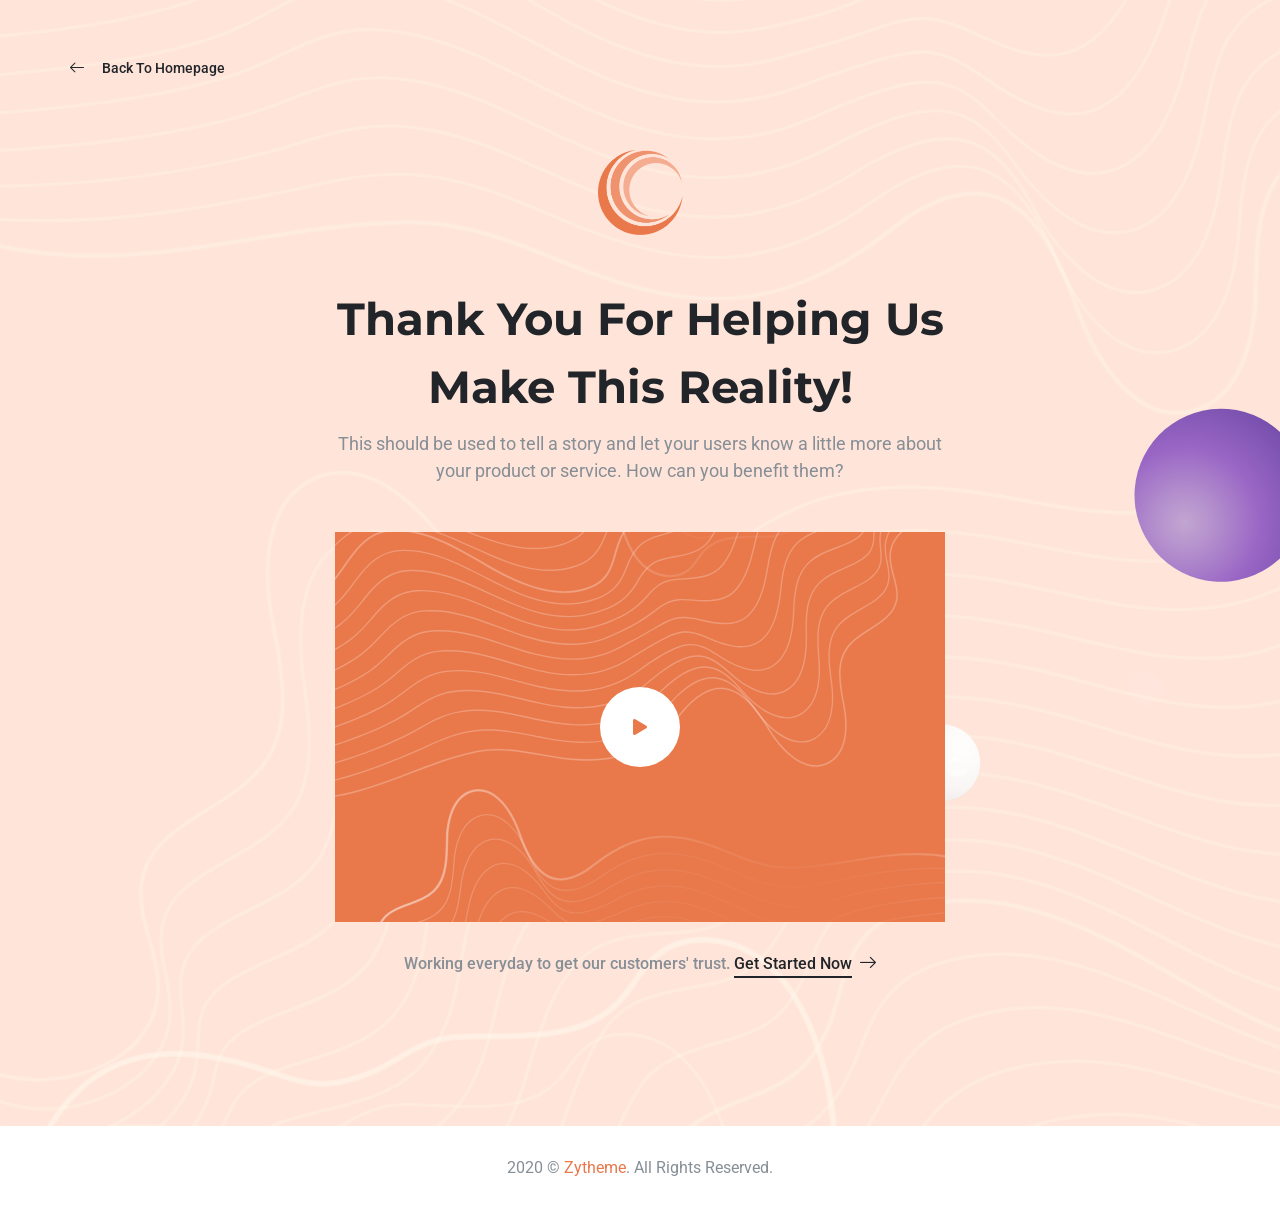
<file: thanks-you.html>
<!DOCTYPE html>
<html dir="ltr" lang="en-US">
  <head>
    <!-- Document Meta-->
    <meta charset="utf-8"/>
    <meta http-equiv="X-UA-Compatible" content="IE=edge"/>
    <!-- IE Compatibility Meta-->
    <meta name="author" content="zytheme"/>
    <meta name="viewport" content="width=device-width, initial-scale=1, maximum-scale=1"/>
    <meta name="description" content="Multi-purpose Business html5 landing page"/>
    <link href="assets/images/favicon/favicon.png" rel="icon"/>
    <!--  Fonts-->
    <link href="https://fonts.googleapis.com/css?family=Roboto:400,500&amp;display=swap" rel="stylesheet" type="text/css"/>
    <link href="https://fonts.googleapis.com/css2?family=Montserrat:ital,wght@0,400;0,500;0,600;0,700;1,600;1,700&amp;display=swap" rel="stylesheet" type="text/css"/>
    <!-- Stylesheets-->
    <link href="assets/css/vendor.css" rel="stylesheet"/>
    <link href="assets/css/style.css" rel="stylesheet"/>
    <!-- 
    Document Title
    ============================================= 
    -->
    <title>Thanks You | LeMoto - Isometric Business HTML Landing Page</title>
  </head>
  <body class="body-scroll">
    <!--  
    Document Wrapper
    =============================================  
    -->
    <div class="wrapper clearfix" id="wrapper">
      <div class="thank-you text-center mx-auto">
        <div class="bg-section"><img src="assets/images/background/bg-1.svg" alt="background"/></div>
        <div class="container">
          <div class="row">
            <div class="col-12 col-md-10 offset-md-1 col-lg-8 offset-lg-2">
              <div class="thanks-content p-lg-60">
                <div class="slogan mx-auto"><img src="assets/images/logo/logo.png" alt="LeMoto Logo"/></div>
                <div class="heading heading-3">
                  <h2 class="heading-title">thank you for helping us make this reality!</h2>
                  <p class="heading-desc">This should be used to tell a story and let your users know a little more about your product or service. How can you benefit them?</p>
                </div>
                <div class="video">
                  <div class="bg-section"><img src="assets/images/background/bg-video.svg" alt="background"/></div><a class="btn-video popup-video" href="https://www.youtube.com/watch?v=7e90gBu4pas"><i class="fas fa-play"></i></a>
                </div>
                <div class="connect"><span>Working everyday to get our customers' trust. </span>
                  <div class="connect-link"><a href="index.html"> <span>get started now</span><i class="icon-right-arrow"></i></a></div>
                </div>
              </div>
              <!-- End .thanks-content-->
            </div>
          </div>
        </div><a class="back dark" href="index.html"><span class="icon-right-arrow"></span> back to homepage</a>
      </div>
      <!-- 
      Footer
      ============================================= 
      -->
      <footer class="footer" id="footer">
        <!-- 
        Copyrights
        =============================================  
        -->
        <div class="container">
          <div class="row">
            <div class="col-12 col-md-12 col-lg-12 text-center">
              <div class="footer-copyright-mini"><span>2020 &copy; <a href="http://themeforest.net/user/zytheme/portfolio?ref=zytheme">zytheme</a>. All rights reserved.</span></div>
            </div>
          </div>
        </div>
        <!-- End .container  -->
      </footer>
    </div>
    <!-- End #wrapper   -->
    <!-- 
    Footer Scripts
    =============================================  
    -->
    <script src="assets/js/vendor/jquery-3.5.1.min.js"></script>
    <script src="assets/js/vendor.js"></script>
    <script src="assets/js/functions.js"></script>
  </body>
</html>
</file>
<file: assets/css/vendor.css>
@charset "UTF-8";

/*!
 * animate.css -https://daneden.github.io/animate.css/
 * Version - 3.7.2
 * Licensed under the MIT license - http://opensource.org/licenses/MIT
 *
 * Copyright (c) 2019 Daniel Eden
 */

@-webkit-keyframes bounce{0%,20%,53%,80%,to{-webkit-animation-timing-function:cubic-bezier(.215,.61,.355,1);animation-timing-function:cubic-bezier(.215,.61,.355,1);-webkit-transform:translateZ(0);transform:translateZ(0)}40%,43%{-webkit-animation-timing-function:cubic-bezier(.755,.05,.855,.06);animation-timing-function:cubic-bezier(.755,.05,.855,.06);-webkit-transform:translate3d(0,-30px,0);transform:translate3d(0,-30px,0)}70%{-webkit-animation-timing-function:cubic-bezier(.755,.05,.855,.06);animation-timing-function:cubic-bezier(.755,.05,.855,.06);-webkit-transform:translate3d(0,-15px,0);transform:translate3d(0,-15px,0)}90%{-webkit-transform:translate3d(0,-4px,0);transform:translate3d(0,-4px,0)}}@keyframes bounce{0%,20%,53%,80%,to{-webkit-animation-timing-function:cubic-bezier(.215,.61,.355,1);animation-timing-function:cubic-bezier(.215,.61,.355,1);-webkit-transform:translateZ(0);transform:translateZ(0)}40%,43%{-webkit-animation-timing-function:cubic-bezier(.755,.05,.855,.06);animation-timing-function:cubic-bezier(.755,.05,.855,.06);-webkit-transform:translate3d(0,-30px,0);transform:translate3d(0,-30px,0)}70%{-webkit-animation-timing-function:cubic-bezier(.755,.05,.855,.06);animation-timing-function:cubic-bezier(.755,.05,.855,.06);-webkit-transform:translate3d(0,-15px,0);transform:translate3d(0,-15px,0)}90%{-webkit-transform:translate3d(0,-4px,0);transform:translate3d(0,-4px,0)}}.bounce{-webkit-animation-name:bounce;animation-name:bounce;-webkit-transform-origin:center bottom;transform-origin:center bottom}@-webkit-keyframes flash{0%,50%,to{opacity:1}25%,75%{opacity:0}}@keyframes flash{0%,50%,to{opacity:1}25%,75%{opacity:0}}.flash{-webkit-animation-name:flash;animation-name:flash}@-webkit-keyframes pulse{0%{-webkit-transform:scaleX(1);transform:scaleX(1)}50%{-webkit-transform:scale3d(1.05,1.05,1.05);transform:scale3d(1.05,1.05,1.05)}to{-webkit-transform:scaleX(1);transform:scaleX(1)}}@keyframes pulse{0%{-webkit-transform:scaleX(1);transform:scaleX(1)}50%{-webkit-transform:scale3d(1.05,1.05,1.05);transform:scale3d(1.05,1.05,1.05)}to{-webkit-transform:scaleX(1);transform:scaleX(1)}}.pulse{-webkit-animation-name:pulse;animation-name:pulse}@-webkit-keyframes rubberBand{0%{-webkit-transform:scaleX(1);transform:scaleX(1)}30%{-webkit-transform:scale3d(1.25,.75,1);transform:scale3d(1.25,.75,1)}40%{-webkit-transform:scale3d(.75,1.25,1);transform:scale3d(.75,1.25,1)}50%{-webkit-transform:scale3d(1.15,.85,1);transform:scale3d(1.15,.85,1)}65%{-webkit-transform:scale3d(.95,1.05,1);transform:scale3d(.95,1.05,1)}75%{-webkit-transform:scale3d(1.05,.95,1);transform:scale3d(1.05,.95,1)}to{-webkit-transform:scaleX(1);transform:scaleX(1)}}@keyframes rubberBand{0%{-webkit-transform:scaleX(1);transform:scaleX(1)}30%{-webkit-transform:scale3d(1.25,.75,1);transform:scale3d(1.25,.75,1)}40%{-webkit-transform:scale3d(.75,1.25,1);transform:scale3d(.75,1.25,1)}50%{-webkit-transform:scale3d(1.15,.85,1);transform:scale3d(1.15,.85,1)}65%{-webkit-transform:scale3d(.95,1.05,1);transform:scale3d(.95,1.05,1)}75%{-webkit-transform:scale3d(1.05,.95,1);transform:scale3d(1.05,.95,1)}to{-webkit-transform:scaleX(1);transform:scaleX(1)}}.rubberBand{-webkit-animation-name:rubberBand;animation-name:rubberBand}@-webkit-keyframes shake{0%,to{-webkit-transform:translateZ(0);transform:translateZ(0)}10%,30%,50%,70%,90%{-webkit-transform:translate3d(-10px,0,0);transform:translate3d(-10px,0,0)}20%,40%,60%,80%{-webkit-transform:translate3d(10px,0,0);transform:translate3d(10px,0,0)}}@keyframes shake{0%,to{-webkit-transform:translateZ(0);transform:translateZ(0)}10%,30%,50%,70%,90%{-webkit-transform:translate3d(-10px,0,0);transform:translate3d(-10px,0,0)}20%,40%,60%,80%{-webkit-transform:translate3d(10px,0,0);transform:translate3d(10px,0,0)}}.shake{-webkit-animation-name:shake;animation-name:shake}@-webkit-keyframes headShake{0%{-webkit-transform:translateX(0);transform:translateX(0)}6.5%{-webkit-transform:translateX(-6px) rotateY(-9deg);transform:translateX(-6px) rotateY(-9deg)}18.5%{-webkit-transform:translateX(5px) rotateY(7deg);transform:translateX(5px) rotateY(7deg)}31.5%{-webkit-transform:translateX(-3px) rotateY(-5deg);transform:translateX(-3px) rotateY(-5deg)}43.5%{-webkit-transform:translateX(2px) rotateY(3deg);transform:translateX(2px) rotateY(3deg)}50%{-webkit-transform:translateX(0);transform:translateX(0)}}@keyframes headShake{0%{-webkit-transform:translateX(0);transform:translateX(0)}6.5%{-webkit-transform:translateX(-6px) rotateY(-9deg);transform:translateX(-6px) rotateY(-9deg)}18.5%{-webkit-transform:translateX(5px) rotateY(7deg);transform:translateX(5px) rotateY(7deg)}31.5%{-webkit-transform:translateX(-3px) rotateY(-5deg);transform:translateX(-3px) rotateY(-5deg)}43.5%{-webkit-transform:translateX(2px) rotateY(3deg);transform:translateX(2px) rotateY(3deg)}50%{-webkit-transform:translateX(0);transform:translateX(0)}}.headShake{-webkit-animation-timing-function:ease-in-out;animation-timing-function:ease-in-out;-webkit-animation-name:headShake;animation-name:headShake}@-webkit-keyframes swing{20%{-webkit-transform:rotate(15deg);transform:rotate(15deg)}40%{-webkit-transform:rotate(-10deg);transform:rotate(-10deg)}60%{-webkit-transform:rotate(5deg);transform:rotate(5deg)}80%{-webkit-transform:rotate(-5deg);transform:rotate(-5deg)}to{-webkit-transform:rotate(0deg);transform:rotate(0deg)}}@keyframes swing{20%{-webkit-transform:rotate(15deg);transform:rotate(15deg)}40%{-webkit-transform:rotate(-10deg);transform:rotate(-10deg)}60%{-webkit-transform:rotate(5deg);transform:rotate(5deg)}80%{-webkit-transform:rotate(-5deg);transform:rotate(-5deg)}to{-webkit-transform:rotate(0deg);transform:rotate(0deg)}}.swing{-webkit-transform-origin:top center;transform-origin:top center;-webkit-animation-name:swing;animation-name:swing}@-webkit-keyframes tada{0%{-webkit-transform:scaleX(1);transform:scaleX(1)}10%,20%{-webkit-transform:scale3d(.9,.9,.9) rotate(-3deg);transform:scale3d(.9,.9,.9) rotate(-3deg)}30%,50%,70%,90%{-webkit-transform:scale3d(1.1,1.1,1.1) rotate(3deg);transform:scale3d(1.1,1.1,1.1) rotate(3deg)}40%,60%,80%{-webkit-transform:scale3d(1.1,1.1,1.1) rotate(-3deg);transform:scale3d(1.1,1.1,1.1) rotate(-3deg)}to{-webkit-transform:scaleX(1);transform:scaleX(1)}}@keyframes tada{0%{-webkit-transform:scaleX(1);transform:scaleX(1)}10%,20%{-webkit-transform:scale3d(.9,.9,.9) rotate(-3deg);transform:scale3d(.9,.9,.9) rotate(-3deg)}30%,50%,70%,90%{-webkit-transform:scale3d(1.1,1.1,1.1) rotate(3deg);transform:scale3d(1.1,1.1,1.1) rotate(3deg)}40%,60%,80%{-webkit-transform:scale3d(1.1,1.1,1.1) rotate(-3deg);transform:scale3d(1.1,1.1,1.1) rotate(-3deg)}to{-webkit-transform:scaleX(1);transform:scaleX(1)}}.tada{-webkit-animation-name:tada;animation-name:tada}@-webkit-keyframes wobble{0%{-webkit-transform:translateZ(0);transform:translateZ(0)}15%{-webkit-transform:translate3d(-25%,0,0) rotate(-5deg);transform:translate3d(-25%,0,0) rotate(-5deg)}30%{-webkit-transform:translate3d(20%,0,0) rotate(3deg);transform:translate3d(20%,0,0) rotate(3deg)}45%{-webkit-transform:translate3d(-15%,0,0) rotate(-3deg);transform:translate3d(-15%,0,0) rotate(-3deg)}60%{-webkit-transform:translate3d(10%,0,0) rotate(2deg);transform:translate3d(10%,0,0) rotate(2deg)}75%{-webkit-transform:translate3d(-5%,0,0) rotate(-1deg);transform:translate3d(-5%,0,0) rotate(-1deg)}to{-webkit-transform:translateZ(0);transform:translateZ(0)}}@keyframes wobble{0%{-webkit-transform:translateZ(0);transform:translateZ(0)}15%{-webkit-transform:translate3d(-25%,0,0) rotate(-5deg);transform:translate3d(-25%,0,0) rotate(-5deg)}30%{-webkit-transform:translate3d(20%,0,0) rotate(3deg);transform:translate3d(20%,0,0) rotate(3deg)}45%{-webkit-transform:translate3d(-15%,0,0) rotate(-3deg);transform:translate3d(-15%,0,0) rotate(-3deg)}60%{-webkit-transform:translate3d(10%,0,0) rotate(2deg);transform:translate3d(10%,0,0) rotate(2deg)}75%{-webkit-transform:translate3d(-5%,0,0) rotate(-1deg);transform:translate3d(-5%,0,0) rotate(-1deg)}to{-webkit-transform:translateZ(0);transform:translateZ(0)}}.wobble{-webkit-animation-name:wobble;animation-name:wobble}@-webkit-keyframes jello{0%,11.1%,to{-webkit-transform:translateZ(0);transform:translateZ(0)}22.2%{-webkit-transform:skewX(-12.5deg) skewY(-12.5deg);transform:skewX(-12.5deg) skewY(-12.5deg)}33.3%{-webkit-transform:skewX(6.25deg) skewY(6.25deg);transform:skewX(6.25deg) skewY(6.25deg)}44.4%{-webkit-transform:skewX(-3.125deg) skewY(-3.125deg);transform:skewX(-3.125deg) skewY(-3.125deg)}55.5%{-webkit-transform:skewX(1.5625deg) skewY(1.5625deg);transform:skewX(1.5625deg) skewY(1.5625deg)}66.6%{-webkit-transform:skewX(-.78125deg) skewY(-.78125deg);transform:skewX(-.78125deg) skewY(-.78125deg)}77.7%{-webkit-transform:skewX(.390625deg) skewY(.390625deg);transform:skewX(.390625deg) skewY(.390625deg)}88.8%{-webkit-transform:skewX(-.1953125deg) skewY(-.1953125deg);transform:skewX(-.1953125deg) skewY(-.1953125deg)}}@keyframes jello{0%,11.1%,to{-webkit-transform:translateZ(0);transform:translateZ(0)}22.2%{-webkit-transform:skewX(-12.5deg) skewY(-12.5deg);transform:skewX(-12.5deg) skewY(-12.5deg)}33.3%{-webkit-transform:skewX(6.25deg) skewY(6.25deg);transform:skewX(6.25deg) skewY(6.25deg)}44.4%{-webkit-transform:skewX(-3.125deg) skewY(-3.125deg);transform:skewX(-3.125deg) skewY(-3.125deg)}55.5%{-webkit-transform:skewX(1.5625deg) skewY(1.5625deg);transform:skewX(1.5625deg) skewY(1.5625deg)}66.6%{-webkit-transform:skewX(-.78125deg) skewY(-.78125deg);transform:skewX(-.78125deg) skewY(-.78125deg)}77.7%{-webkit-transform:skewX(.390625deg) skewY(.390625deg);transform:skewX(.390625deg) skewY(.390625deg)}88.8%{-webkit-transform:skewX(-.1953125deg) skewY(-.1953125deg);transform:skewX(-.1953125deg) skewY(-.1953125deg)}}.jello{-webkit-animation-name:jello;animation-name:jello;-webkit-transform-origin:center;transform-origin:center}@-webkit-keyframes heartBeat{0%{-webkit-transform:scale(1);transform:scale(1)}14%{-webkit-transform:scale(1.3);transform:scale(1.3)}28%{-webkit-transform:scale(1);transform:scale(1)}42%{-webkit-transform:scale(1.3);transform:scale(1.3)}70%{-webkit-transform:scale(1);transform:scale(1)}}@keyframes heartBeat{0%{-webkit-transform:scale(1);transform:scale(1)}14%{-webkit-transform:scale(1.3);transform:scale(1.3)}28%{-webkit-transform:scale(1);transform:scale(1)}42%{-webkit-transform:scale(1.3);transform:scale(1.3)}70%{-webkit-transform:scale(1);transform:scale(1)}}.heartBeat{-webkit-animation-name:heartBeat;animation-name:heartBeat;-webkit-animation-duration:1.3s;animation-duration:1.3s;-webkit-animation-timing-function:ease-in-out;animation-timing-function:ease-in-out}@-webkit-keyframes bounceIn{0%,20%,40%,60%,80%,to{-webkit-animation-timing-function:cubic-bezier(.215,.61,.355,1);animation-timing-function:cubic-bezier(.215,.61,.355,1)}0%{opacity:0;-webkit-transform:scale3d(.3,.3,.3);transform:scale3d(.3,.3,.3)}20%{-webkit-transform:scale3d(1.1,1.1,1.1);transform:scale3d(1.1,1.1,1.1)}40%{-webkit-transform:scale3d(.9,.9,.9);transform:scale3d(.9,.9,.9)}60%{opacity:1;-webkit-transform:scale3d(1.03,1.03,1.03);transform:scale3d(1.03,1.03,1.03)}80%{-webkit-transform:scale3d(.97,.97,.97);transform:scale3d(.97,.97,.97)}to{opacity:1;-webkit-transform:scaleX(1);transform:scaleX(1)}}@keyframes bounceIn{0%,20%,40%,60%,80%,to{-webkit-animation-timing-function:cubic-bezier(.215,.61,.355,1);animation-timing-function:cubic-bezier(.215,.61,.355,1)}0%{opacity:0;-webkit-transform:scale3d(.3,.3,.3);transform:scale3d(.3,.3,.3)}20%{-webkit-transform:scale3d(1.1,1.1,1.1);transform:scale3d(1.1,1.1,1.1)}40%{-webkit-transform:scale3d(.9,.9,.9);transform:scale3d(.9,.9,.9)}60%{opacity:1;-webkit-transform:scale3d(1.03,1.03,1.03);transform:scale3d(1.03,1.03,1.03)}80%{-webkit-transform:scale3d(.97,.97,.97);transform:scale3d(.97,.97,.97)}to{opacity:1;-webkit-transform:scaleX(1);transform:scaleX(1)}}.bounceIn{-webkit-animation-duration:.75s;animation-duration:.75s;-webkit-animation-name:bounceIn;animation-name:bounceIn}@-webkit-keyframes bounceInDown{0%,60%,75%,90%,to{-webkit-animation-timing-function:cubic-bezier(.215,.61,.355,1);animation-timing-function:cubic-bezier(.215,.61,.355,1)}0%{opacity:0;-webkit-transform:translate3d(0,-3000px,0);transform:translate3d(0,-3000px,0)}60%{opacity:1;-webkit-transform:translate3d(0,25px,0);transform:translate3d(0,25px,0)}75%{-webkit-transform:translate3d(0,-10px,0);transform:translate3d(0,-10px,0)}90%{-webkit-transform:translate3d(0,5px,0);transform:translate3d(0,5px,0)}to{-webkit-transform:translateZ(0);transform:translateZ(0)}}@keyframes bounceInDown{0%,60%,75%,90%,to{-webkit-animation-timing-function:cubic-bezier(.215,.61,.355,1);animation-timing-function:cubic-bezier(.215,.61,.355,1)}0%{opacity:0;-webkit-transform:translate3d(0,-3000px,0);transform:translate3d(0,-3000px,0)}60%{opacity:1;-webkit-transform:translate3d(0,25px,0);transform:translate3d(0,25px,0)}75%{-webkit-transform:translate3d(0,-10px,0);transform:translate3d(0,-10px,0)}90%{-webkit-transform:translate3d(0,5px,0);transform:translate3d(0,5px,0)}to{-webkit-transform:translateZ(0);transform:translateZ(0)}}.bounceInDown{-webkit-animation-name:bounceInDown;animation-name:bounceInDown}@-webkit-keyframes bounceInLeft{0%,60%,75%,90%,to{-webkit-animation-timing-function:cubic-bezier(.215,.61,.355,1);animation-timing-function:cubic-bezier(.215,.61,.355,1)}0%{opacity:0;-webkit-transform:translate3d(-3000px,0,0);transform:translate3d(-3000px,0,0)}60%{opacity:1;-webkit-transform:translate3d(25px,0,0);transform:translate3d(25px,0,0)}75%{-webkit-transform:translate3d(-10px,0,0);transform:translate3d(-10px,0,0)}90%{-webkit-transform:translate3d(5px,0,0);transform:translate3d(5px,0,0)}to{-webkit-transform:translateZ(0);transform:translateZ(0)}}@keyframes bounceInLeft{0%,60%,75%,90%,to{-webkit-animation-timing-function:cubic-bezier(.215,.61,.355,1);animation-timing-function:cubic-bezier(.215,.61,.355,1)}0%{opacity:0;-webkit-transform:translate3d(-3000px,0,0);transform:translate3d(-3000px,0,0)}60%{opacity:1;-webkit-transform:translate3d(25px,0,0);transform:translate3d(25px,0,0)}75%{-webkit-transform:translate3d(-10px,0,0);transform:translate3d(-10px,0,0)}90%{-webkit-transform:translate3d(5px,0,0);transform:translate3d(5px,0,0)}to{-webkit-transform:translateZ(0);transform:translateZ(0)}}.bounceInLeft{-webkit-animation-name:bounceInLeft;animation-name:bounceInLeft}@-webkit-keyframes bounceInRight{0%,60%,75%,90%,to{-webkit-animation-timing-function:cubic-bezier(.215,.61,.355,1);animation-timing-function:cubic-bezier(.215,.61,.355,1)}0%{opacity:0;-webkit-transform:translate3d(3000px,0,0);transform:translate3d(3000px,0,0)}60%{opacity:1;-webkit-transform:translate3d(-25px,0,0);transform:translate3d(-25px,0,0)}75%{-webkit-transform:translate3d(10px,0,0);transform:translate3d(10px,0,0)}90%{-webkit-transform:translate3d(-5px,0,0);transform:translate3d(-5px,0,0)}to{-webkit-transform:translateZ(0);transform:translateZ(0)}}@keyframes bounceInRight{0%,60%,75%,90%,to{-webkit-animation-timing-function:cubic-bezier(.215,.61,.355,1);animation-timing-function:cubic-bezier(.215,.61,.355,1)}0%{opacity:0;-webkit-transform:translate3d(3000px,0,0);transform:translate3d(3000px,0,0)}60%{opacity:1;-webkit-transform:translate3d(-25px,0,0);transform:translate3d(-25px,0,0)}75%{-webkit-transform:translate3d(10px,0,0);transform:translate3d(10px,0,0)}90%{-webkit-transform:translate3d(-5px,0,0);transform:translate3d(-5px,0,0)}to{-webkit-transform:translateZ(0);transform:translateZ(0)}}.bounceInRight{-webkit-animation-name:bounceInRight;animation-name:bounceInRight}@-webkit-keyframes bounceInUp{0%,60%,75%,90%,to{-webkit-animation-timing-function:cubic-bezier(.215,.61,.355,1);animation-timing-function:cubic-bezier(.215,.61,.355,1)}0%{opacity:0;-webkit-transform:translate3d(0,3000px,0);transform:translate3d(0,3000px,0)}60%{opacity:1;-webkit-transform:translate3d(0,-20px,0);transform:translate3d(0,-20px,0)}75%{-webkit-transform:translate3d(0,10px,0);transform:translate3d(0,10px,0)}90%{-webkit-transform:translate3d(0,-5px,0);transform:translate3d(0,-5px,0)}to{-webkit-transform:translateZ(0);transform:translateZ(0)}}@keyframes bounceInUp{0%,60%,75%,90%,to{-webkit-animation-timing-function:cubic-bezier(.215,.61,.355,1);animation-timing-function:cubic-bezier(.215,.61,.355,1)}0%{opacity:0;-webkit-transform:translate3d(0,3000px,0);transform:translate3d(0,3000px,0)}60%{opacity:1;-webkit-transform:translate3d(0,-20px,0);transform:translate3d(0,-20px,0)}75%{-webkit-transform:translate3d(0,10px,0);transform:translate3d(0,10px,0)}90%{-webkit-transform:translate3d(0,-5px,0);transform:translate3d(0,-5px,0)}to{-webkit-transform:translateZ(0);transform:translateZ(0)}}.bounceInUp{-webkit-animation-name:bounceInUp;animation-name:bounceInUp}@-webkit-keyframes bounceOut{20%{-webkit-transform:scale3d(.9,.9,.9);transform:scale3d(.9,.9,.9)}50%,55%{opacity:1;-webkit-transform:scale3d(1.1,1.1,1.1);transform:scale3d(1.1,1.1,1.1)}to{opacity:0;-webkit-transform:scale3d(.3,.3,.3);transform:scale3d(.3,.3,.3)}}@keyframes bounceOut{20%{-webkit-transform:scale3d(.9,.9,.9);transform:scale3d(.9,.9,.9)}50%,55%{opacity:1;-webkit-transform:scale3d(1.1,1.1,1.1);transform:scale3d(1.1,1.1,1.1)}to{opacity:0;-webkit-transform:scale3d(.3,.3,.3);transform:scale3d(.3,.3,.3)}}.bounceOut{-webkit-animation-duration:.75s;animation-duration:.75s;-webkit-animation-name:bounceOut;animation-name:bounceOut}@-webkit-keyframes bounceOutDown{20%{-webkit-transform:translate3d(0,10px,0);transform:translate3d(0,10px,0)}40%,45%{opacity:1;-webkit-transform:translate3d(0,-20px,0);transform:translate3d(0,-20px,0)}to{opacity:0;-webkit-transform:translate3d(0,2000px,0);transform:translate3d(0,2000px,0)}}@keyframes bounceOutDown{20%{-webkit-transform:translate3d(0,10px,0);transform:translate3d(0,10px,0)}40%,45%{opacity:1;-webkit-transform:translate3d(0,-20px,0);transform:translate3d(0,-20px,0)}to{opacity:0;-webkit-transform:translate3d(0,2000px,0);transform:translate3d(0,2000px,0)}}.bounceOutDown{-webkit-animation-name:bounceOutDown;animation-name:bounceOutDown}@-webkit-keyframes bounceOutLeft{20%{opacity:1;-webkit-transform:translate3d(20px,0,0);transform:translate3d(20px,0,0)}to{opacity:0;-webkit-transform:translate3d(-2000px,0,0);transform:translate3d(-2000px,0,0)}}@keyframes bounceOutLeft{20%{opacity:1;-webkit-transform:translate3d(20px,0,0);transform:translate3d(20px,0,0)}to{opacity:0;-webkit-transform:translate3d(-2000px,0,0);transform:translate3d(-2000px,0,0)}}.bounceOutLeft{-webkit-animation-name:bounceOutLeft;animation-name:bounceOutLeft}@-webkit-keyframes bounceOutRight{20%{opacity:1;-webkit-transform:translate3d(-20px,0,0);transform:translate3d(-20px,0,0)}to{opacity:0;-webkit-transform:translate3d(2000px,0,0);transform:translate3d(2000px,0,0)}}@keyframes bounceOutRight{20%{opacity:1;-webkit-transform:translate3d(-20px,0,0);transform:translate3d(-20px,0,0)}to{opacity:0;-webkit-transform:translate3d(2000px,0,0);transform:translate3d(2000px,0,0)}}.bounceOutRight{-webkit-animation-name:bounceOutRight;animation-name:bounceOutRight}@-webkit-keyframes bounceOutUp{20%{-webkit-transform:translate3d(0,-10px,0);transform:translate3d(0,-10px,0)}40%,45%{opacity:1;-webkit-transform:translate3d(0,20px,0);transform:translate3d(0,20px,0)}to{opacity:0;-webkit-transform:translate3d(0,-2000px,0);transform:translate3d(0,-2000px,0)}}@keyframes bounceOutUp{20%{-webkit-transform:translate3d(0,-10px,0);transform:translate3d(0,-10px,0)}40%,45%{opacity:1;-webkit-transform:translate3d(0,20px,0);transform:translate3d(0,20px,0)}to{opacity:0;-webkit-transform:translate3d(0,-2000px,0);transform:translate3d(0,-2000px,0)}}.bounceOutUp{-webkit-animation-name:bounceOutUp;animation-name:bounceOutUp}@-webkit-keyframes fadeIn{0%{opacity:0}to{opacity:1}}@keyframes fadeIn{0%{opacity:0}to{opacity:1}}.fadeIn{-webkit-animation-name:fadeIn;animation-name:fadeIn}@-webkit-keyframes fadeInDown{0%{opacity:0;-webkit-transform:translate3d(0,-100%,0);transform:translate3d(0,-100%,0)}to{opacity:1;-webkit-transform:translateZ(0);transform:translateZ(0)}}@keyframes fadeInDown{0%{opacity:0;-webkit-transform:translate3d(0,-100%,0);transform:translate3d(0,-100%,0)}to{opacity:1;-webkit-transform:translateZ(0);transform:translateZ(0)}}.fadeInDown{-webkit-animation-name:fadeInDown;animation-name:fadeInDown}@-webkit-keyframes fadeInDownBig{0%{opacity:0;-webkit-transform:translate3d(0,-2000px,0);transform:translate3d(0,-2000px,0)}to{opacity:1;-webkit-transform:translateZ(0);transform:translateZ(0)}}@keyframes fadeInDownBig{0%{opacity:0;-webkit-transform:translate3d(0,-2000px,0);transform:translate3d(0,-2000px,0)}to{opacity:1;-webkit-transform:translateZ(0);transform:translateZ(0)}}.fadeInDownBig{-webkit-animation-name:fadeInDownBig;animation-name:fadeInDownBig}@-webkit-keyframes fadeInLeft{0%{opacity:0;-webkit-transform:translate3d(-100%,0,0);transform:translate3d(-100%,0,0)}to{opacity:1;-webkit-transform:translateZ(0);transform:translateZ(0)}}@keyframes fadeInLeft{0%{opacity:0;-webkit-transform:translate3d(-100%,0,0);transform:translate3d(-100%,0,0)}to{opacity:1;-webkit-transform:translateZ(0);transform:translateZ(0)}}.fadeInLeft{-webkit-animation-name:fadeInLeft;animation-name:fadeInLeft}@-webkit-keyframes fadeInLeftBig{0%{opacity:0;-webkit-transform:translate3d(-2000px,0,0);transform:translate3d(-2000px,0,0)}to{opacity:1;-webkit-transform:translateZ(0);transform:translateZ(0)}}@keyframes fadeInLeftBig{0%{opacity:0;-webkit-transform:translate3d(-2000px,0,0);transform:translate3d(-2000px,0,0)}to{opacity:1;-webkit-transform:translateZ(0);transform:translateZ(0)}}.fadeInLeftBig{-webkit-animation-name:fadeInLeftBig;animation-name:fadeInLeftBig}@-webkit-keyframes fadeInRight{0%{opacity:0;-webkit-transform:translate3d(100%,0,0);transform:translate3d(100%,0,0)}to{opacity:1;-webkit-transform:translateZ(0);transform:translateZ(0)}}@keyframes fadeInRight{0%{opacity:0;-webkit-transform:translate3d(100%,0,0);transform:translate3d(100%,0,0)}to{opacity:1;-webkit-transform:translateZ(0);transform:translateZ(0)}}.fadeInRight{-webkit-animation-name:fadeInRight;animation-name:fadeInRight}@-webkit-keyframes fadeInRightBig{0%{opacity:0;-webkit-transform:translate3d(2000px,0,0);transform:translate3d(2000px,0,0)}to{opacity:1;-webkit-transform:translateZ(0);transform:translateZ(0)}}@keyframes fadeInRightBig{0%{opacity:0;-webkit-transform:translate3d(2000px,0,0);transform:translate3d(2000px,0,0)}to{opacity:1;-webkit-transform:translateZ(0);transform:translateZ(0)}}.fadeInRightBig{-webkit-animation-name:fadeInRightBig;animation-name:fadeInRightBig}@-webkit-keyframes fadeInUp{0%{opacity:0;-webkit-transform:translate3d(0,100%,0);transform:translate3d(0,100%,0)}to{opacity:1;-webkit-transform:translateZ(0);transform:translateZ(0)}}@keyframes fadeInUp{0%{opacity:0;-webkit-transform:translate3d(0,100%,0);transform:translate3d(0,100%,0)}to{opacity:1;-webkit-transform:translateZ(0);transform:translateZ(0)}}.fadeInUp{-webkit-animation-name:fadeInUp;animation-name:fadeInUp}@-webkit-keyframes fadeInUpBig{0%{opacity:0;-webkit-transform:translate3d(0,2000px,0);transform:translate3d(0,2000px,0)}to{opacity:1;-webkit-transform:translateZ(0);transform:translateZ(0)}}@keyframes fadeInUpBig{0%{opacity:0;-webkit-transform:translate3d(0,2000px,0);transform:translate3d(0,2000px,0)}to{opacity:1;-webkit-transform:translateZ(0);transform:translateZ(0)}}.fadeInUpBig{-webkit-animation-name:fadeInUpBig;animation-name:fadeInUpBig}@-webkit-keyframes fadeOut{0%{opacity:1}to{opacity:0}}@keyframes fadeOut{0%{opacity:1}to{opacity:0}}.fadeOut{-webkit-animation-name:fadeOut;animation-name:fadeOut}@-webkit-keyframes fadeOutDown{0%{opacity:1}to{opacity:0;-webkit-transform:translate3d(0,100%,0);transform:translate3d(0,100%,0)}}@keyframes fadeOutDown{0%{opacity:1}to{opacity:0;-webkit-transform:translate3d(0,100%,0);transform:translate3d(0,100%,0)}}.fadeOutDown{-webkit-animation-name:fadeOutDown;animation-name:fadeOutDown}@-webkit-keyframes fadeOutDownBig{0%{opacity:1}to{opacity:0;-webkit-transform:translate3d(0,2000px,0);transform:translate3d(0,2000px,0)}}@keyframes fadeOutDownBig{0%{opacity:1}to{opacity:0;-webkit-transform:translate3d(0,2000px,0);transform:translate3d(0,2000px,0)}}.fadeOutDownBig{-webkit-animation-name:fadeOutDownBig;animation-name:fadeOutDownBig}@-webkit-keyframes fadeOutLeft{0%{opacity:1}to{opacity:0;-webkit-transform:translate3d(-100%,0,0);transform:translate3d(-100%,0,0)}}@keyframes fadeOutLeft{0%{opacity:1}to{opacity:0;-webkit-transform:translate3d(-100%,0,0);transform:translate3d(-100%,0,0)}}.fadeOutLeft{-webkit-animation-name:fadeOutLeft;animation-name:fadeOutLeft}@-webkit-keyframes fadeOutLeftBig{0%{opacity:1}to{opacity:0;-webkit-transform:translate3d(-2000px,0,0);transform:translate3d(-2000px,0,0)}}@keyframes fadeOutLeftBig{0%{opacity:1}to{opacity:0;-webkit-transform:translate3d(-2000px,0,0);transform:translate3d(-2000px,0,0)}}.fadeOutLeftBig{-webkit-animation-name:fadeOutLeftBig;animation-name:fadeOutLeftBig}@-webkit-keyframes fadeOutRight{0%{opacity:1}to{opacity:0;-webkit-transform:translate3d(100%,0,0);transform:translate3d(100%,0,0)}}@keyframes fadeOutRight{0%{opacity:1}to{opacity:0;-webkit-transform:translate3d(100%,0,0);transform:translate3d(100%,0,0)}}.fadeOutRight{-webkit-animation-name:fadeOutRight;animation-name:fadeOutRight}@-webkit-keyframes fadeOutRightBig{0%{opacity:1}to{opacity:0;-webkit-transform:translate3d(2000px,0,0);transform:translate3d(2000px,0,0)}}@keyframes fadeOutRightBig{0%{opacity:1}to{opacity:0;-webkit-transform:translate3d(2000px,0,0);transform:translate3d(2000px,0,0)}}.fadeOutRightBig{-webkit-animation-name:fadeOutRightBig;animation-name:fadeOutRightBig}@-webkit-keyframes fadeOutUp{0%{opacity:1}to{opacity:0;-webkit-transform:translate3d(0,-100%,0);transform:translate3d(0,-100%,0)}}@keyframes fadeOutUp{0%{opacity:1}to{opacity:0;-webkit-transform:translate3d(0,-100%,0);transform:translate3d(0,-100%,0)}}.fadeOutUp{-webkit-animation-name:fadeOutUp;animation-name:fadeOutUp}@-webkit-keyframes fadeOutUpBig{0%{opacity:1}to{opacity:0;-webkit-transform:translate3d(0,-2000px,0);transform:translate3d(0,-2000px,0)}}@keyframes fadeOutUpBig{0%{opacity:1}to{opacity:0;-webkit-transform:translate3d(0,-2000px,0);transform:translate3d(0,-2000px,0)}}.fadeOutUpBig{-webkit-animation-name:fadeOutUpBig;animation-name:fadeOutUpBig}@-webkit-keyframes flip{0%{-webkit-transform:perspective(400px) scaleX(1) translateZ(0) rotateY(-1turn);transform:perspective(400px) scaleX(1) translateZ(0) rotateY(-1turn);-webkit-animation-timing-function:ease-out;animation-timing-function:ease-out}40%{-webkit-transform:perspective(400px) scaleX(1) translateZ(150px) rotateY(-190deg);transform:perspective(400px) scaleX(1) translateZ(150px) rotateY(-190deg);-webkit-animation-timing-function:ease-out;animation-timing-function:ease-out}50%{-webkit-transform:perspective(400px) scaleX(1) translateZ(150px) rotateY(-170deg);transform:perspective(400px) scaleX(1) translateZ(150px) rotateY(-170deg);-webkit-animation-timing-function:ease-in;animation-timing-function:ease-in}80%{-webkit-transform:perspective(400px) scale3d(.95,.95,.95) translateZ(0) rotateY(0deg);transform:perspective(400px) scale3d(.95,.95,.95) translateZ(0) rotateY(0deg);-webkit-animation-timing-function:ease-in;animation-timing-function:ease-in}to{-webkit-transform:perspective(400px) scaleX(1) translateZ(0) rotateY(0deg);transform:perspective(400px) scaleX(1) translateZ(0) rotateY(0deg);-webkit-animation-timing-function:ease-in;animation-timing-function:ease-in}}@keyframes flip{0%{-webkit-transform:perspective(400px) scaleX(1) translateZ(0) rotateY(-1turn);transform:perspective(400px) scaleX(1) translateZ(0) rotateY(-1turn);-webkit-animation-timing-function:ease-out;animation-timing-function:ease-out}40%{-webkit-transform:perspective(400px) scaleX(1) translateZ(150px) rotateY(-190deg);transform:perspective(400px) scaleX(1) translateZ(150px) rotateY(-190deg);-webkit-animation-timing-function:ease-out;animation-timing-function:ease-out}50%{-webkit-transform:perspective(400px) scaleX(1) translateZ(150px) rotateY(-170deg);transform:perspective(400px) scaleX(1) translateZ(150px) rotateY(-170deg);-webkit-animation-timing-function:ease-in;animation-timing-function:ease-in}80%{-webkit-transform:perspective(400px) scale3d(.95,.95,.95) translateZ(0) rotateY(0deg);transform:perspective(400px) scale3d(.95,.95,.95) translateZ(0) rotateY(0deg);-webkit-animation-timing-function:ease-in;animation-timing-function:ease-in}to{-webkit-transform:perspective(400px) scaleX(1) translateZ(0) rotateY(0deg);transform:perspective(400px) scaleX(1) translateZ(0) rotateY(0deg);-webkit-animation-timing-function:ease-in;animation-timing-function:ease-in}}.animated.flip{-webkit-backface-visibility:visible;backface-visibility:visible;-webkit-animation-name:flip;animation-name:flip}@-webkit-keyframes flipInX{0%{-webkit-transform:perspective(400px) rotateX(90deg);transform:perspective(400px) rotateX(90deg);-webkit-animation-timing-function:ease-in;animation-timing-function:ease-in;opacity:0}40%{-webkit-transform:perspective(400px) rotateX(-20deg);transform:perspective(400px) rotateX(-20deg);-webkit-animation-timing-function:ease-in;animation-timing-function:ease-in}60%{-webkit-transform:perspective(400px) rotateX(10deg);transform:perspective(400px) rotateX(10deg);opacity:1}80%{-webkit-transform:perspective(400px) rotateX(-5deg);transform:perspective(400px) rotateX(-5deg)}to{-webkit-transform:perspective(400px);transform:perspective(400px)}}@keyframes flipInX{0%{-webkit-transform:perspective(400px) rotateX(90deg);transform:perspective(400px) rotateX(90deg);-webkit-animation-timing-function:ease-in;animation-timing-function:ease-in;opacity:0}40%{-webkit-transform:perspective(400px) rotateX(-20deg);transform:perspective(400px) rotateX(-20deg);-webkit-animation-timing-function:ease-in;animation-timing-function:ease-in}60%{-webkit-transform:perspective(400px) rotateX(10deg);transform:perspective(400px) rotateX(10deg);opacity:1}80%{-webkit-transform:perspective(400px) rotateX(-5deg);transform:perspective(400px) rotateX(-5deg)}to{-webkit-transform:perspective(400px);transform:perspective(400px)}}.flipInX{-webkit-backface-visibility:visible!important;backface-visibility:visible!important;-webkit-animation-name:flipInX;animation-name:flipInX}@-webkit-keyframes flipInY{0%{-webkit-transform:perspective(400px) rotateY(90deg);transform:perspective(400px) rotateY(90deg);-webkit-animation-timing-function:ease-in;animation-timing-function:ease-in;opacity:0}40%{-webkit-transform:perspective(400px) rotateY(-20deg);transform:perspective(400px) rotateY(-20deg);-webkit-animation-timing-function:ease-in;animation-timing-function:ease-in}60%{-webkit-transform:perspective(400px) rotateY(10deg);transform:perspective(400px) rotateY(10deg);opacity:1}80%{-webkit-transform:perspective(400px) rotateY(-5deg);transform:perspective(400px) rotateY(-5deg)}to{-webkit-transform:perspective(400px);transform:perspective(400px)}}@keyframes flipInY{0%{-webkit-transform:perspective(400px) rotateY(90deg);transform:perspective(400px) rotateY(90deg);-webkit-animation-timing-function:ease-in;animation-timing-function:ease-in;opacity:0}40%{-webkit-transform:perspective(400px) rotateY(-20deg);transform:perspective(400px) rotateY(-20deg);-webkit-animation-timing-function:ease-in;animation-timing-function:ease-in}60%{-webkit-transform:perspective(400px) rotateY(10deg);transform:perspective(400px) rotateY(10deg);opacity:1}80%{-webkit-transform:perspective(400px) rotateY(-5deg);transform:perspective(400px) rotateY(-5deg)}to{-webkit-transform:perspective(400px);transform:perspective(400px)}}.flipInY{-webkit-backface-visibility:visible!important;backface-visibility:visible!important;-webkit-animation-name:flipInY;animation-name:flipInY}@-webkit-keyframes flipOutX{0%{-webkit-transform:perspective(400px);transform:perspective(400px)}30%{-webkit-transform:perspective(400px) rotateX(-20deg);transform:perspective(400px) rotateX(-20deg);opacity:1}to{-webkit-transform:perspective(400px) rotateX(90deg);transform:perspective(400px) rotateX(90deg);opacity:0}}@keyframes flipOutX{0%{-webkit-transform:perspective(400px);transform:perspective(400px)}30%{-webkit-transform:perspective(400px) rotateX(-20deg);transform:perspective(400px) rotateX(-20deg);opacity:1}to{-webkit-transform:perspective(400px) rotateX(90deg);transform:perspective(400px) rotateX(90deg);opacity:0}}.flipOutX{-webkit-animation-duration:.75s;animation-duration:.75s;-webkit-animation-name:flipOutX;animation-name:flipOutX;-webkit-backface-visibility:visible!important;backface-visibility:visible!important}@-webkit-keyframes flipOutY{0%{-webkit-transform:perspective(400px);transform:perspective(400px)}30%{-webkit-transform:perspective(400px) rotateY(-15deg);transform:perspective(400px) rotateY(-15deg);opacity:1}to{-webkit-transform:perspective(400px) rotateY(90deg);transform:perspective(400px) rotateY(90deg);opacity:0}}@keyframes flipOutY{0%{-webkit-transform:perspective(400px);transform:perspective(400px)}30%{-webkit-transform:perspective(400px) rotateY(-15deg);transform:perspective(400px) rotateY(-15deg);opacity:1}to{-webkit-transform:perspective(400px) rotateY(90deg);transform:perspective(400px) rotateY(90deg);opacity:0}}.flipOutY{-webkit-animation-duration:.75s;animation-duration:.75s;-webkit-backface-visibility:visible!important;backface-visibility:visible!important;-webkit-animation-name:flipOutY;animation-name:flipOutY}@-webkit-keyframes lightSpeedIn{0%{-webkit-transform:translate3d(100%,0,0) skewX(-30deg);transform:translate3d(100%,0,0) skewX(-30deg);opacity:0}60%{-webkit-transform:skewX(20deg);transform:skewX(20deg);opacity:1}80%{-webkit-transform:skewX(-5deg);transform:skewX(-5deg)}to{-webkit-transform:translateZ(0);transform:translateZ(0)}}@keyframes lightSpeedIn{0%{-webkit-transform:translate3d(100%,0,0) skewX(-30deg);transform:translate3d(100%,0,0) skewX(-30deg);opacity:0}60%{-webkit-transform:skewX(20deg);transform:skewX(20deg);opacity:1}80%{-webkit-transform:skewX(-5deg);transform:skewX(-5deg)}to{-webkit-transform:translateZ(0);transform:translateZ(0)}}.lightSpeedIn{-webkit-animation-name:lightSpeedIn;animation-name:lightSpeedIn;-webkit-animation-timing-function:ease-out;animation-timing-function:ease-out}@-webkit-keyframes lightSpeedOut{0%{opacity:1}to{-webkit-transform:translate3d(100%,0,0) skewX(30deg);transform:translate3d(100%,0,0) skewX(30deg);opacity:0}}@keyframes lightSpeedOut{0%{opacity:1}to{-webkit-transform:translate3d(100%,0,0) skewX(30deg);transform:translate3d(100%,0,0) skewX(30deg);opacity:0}}.lightSpeedOut{-webkit-animation-name:lightSpeedOut;animation-name:lightSpeedOut;-webkit-animation-timing-function:ease-in;animation-timing-function:ease-in}@-webkit-keyframes rotateIn{0%{-webkit-transform-origin:center;transform-origin:center;-webkit-transform:rotate(-200deg);transform:rotate(-200deg);opacity:0}to{-webkit-transform-origin:center;transform-origin:center;-webkit-transform:translateZ(0);transform:translateZ(0);opacity:1}}@keyframes rotateIn{0%{-webkit-transform-origin:center;transform-origin:center;-webkit-transform:rotate(-200deg);transform:rotate(-200deg);opacity:0}to{-webkit-transform-origin:center;transform-origin:center;-webkit-transform:translateZ(0);transform:translateZ(0);opacity:1}}.rotateIn{-webkit-animation-name:rotateIn;animation-name:rotateIn}@-webkit-keyframes rotateInDownLeft{0%{-webkit-transform-origin:left bottom;transform-origin:left bottom;-webkit-transform:rotate(-45deg);transform:rotate(-45deg);opacity:0}to{-webkit-transform-origin:left bottom;transform-origin:left bottom;-webkit-transform:translateZ(0);transform:translateZ(0);opacity:1}}@keyframes rotateInDownLeft{0%{-webkit-transform-origin:left bottom;transform-origin:left bottom;-webkit-transform:rotate(-45deg);transform:rotate(-45deg);opacity:0}to{-webkit-transform-origin:left bottom;transform-origin:left bottom;-webkit-transform:translateZ(0);transform:translateZ(0);opacity:1}}.rotateInDownLeft{-webkit-animation-name:rotateInDownLeft;animation-name:rotateInDownLeft}@-webkit-keyframes rotateInDownRight{0%{-webkit-transform-origin:right bottom;transform-origin:right bottom;-webkit-transform:rotate(45deg);transform:rotate(45deg);opacity:0}to{-webkit-transform-origin:right bottom;transform-origin:right bottom;-webkit-transform:translateZ(0);transform:translateZ(0);opacity:1}}@keyframes rotateInDownRight{0%{-webkit-transform-origin:right bottom;transform-origin:right bottom;-webkit-transform:rotate(45deg);transform:rotate(45deg);opacity:0}to{-webkit-transform-origin:right bottom;transform-origin:right bottom;-webkit-transform:translateZ(0);transform:translateZ(0);opacity:1}}.rotateInDownRight{-webkit-animation-name:rotateInDownRight;animation-name:rotateInDownRight}@-webkit-keyframes rotateInUpLeft{0%{-webkit-transform-origin:left bottom;transform-origin:left bottom;-webkit-transform:rotate(45deg);transform:rotate(45deg);opacity:0}to{-webkit-transform-origin:left bottom;transform-origin:left bottom;-webkit-transform:translateZ(0);transform:translateZ(0);opacity:1}}@keyframes rotateInUpLeft{0%{-webkit-transform-origin:left bottom;transform-origin:left bottom;-webkit-transform:rotate(45deg);transform:rotate(45deg);opacity:0}to{-webkit-transform-origin:left bottom;transform-origin:left bottom;-webkit-transform:translateZ(0);transform:translateZ(0);opacity:1}}.rotateInUpLeft{-webkit-animation-name:rotateInUpLeft;animation-name:rotateInUpLeft}@-webkit-keyframes rotateInUpRight{0%{-webkit-transform-origin:right bottom;transform-origin:right bottom;-webkit-transform:rotate(-90deg);transform:rotate(-90deg);opacity:0}to{-webkit-transform-origin:right bottom;transform-origin:right bottom;-webkit-transform:translateZ(0);transform:translateZ(0);opacity:1}}@keyframes rotateInUpRight{0%{-webkit-transform-origin:right bottom;transform-origin:right bottom;-webkit-transform:rotate(-90deg);transform:rotate(-90deg);opacity:0}to{-webkit-transform-origin:right bottom;transform-origin:right bottom;-webkit-transform:translateZ(0);transform:translateZ(0);opacity:1}}.rotateInUpRight{-webkit-animation-name:rotateInUpRight;animation-name:rotateInUpRight}@-webkit-keyframes rotateOut{0%{-webkit-transform-origin:center;transform-origin:center;opacity:1}to{-webkit-transform-origin:center;transform-origin:center;-webkit-transform:rotate(200deg);transform:rotate(200deg);opacity:0}}@keyframes rotateOut{0%{-webkit-transform-origin:center;transform-origin:center;opacity:1}to{-webkit-transform-origin:center;transform-origin:center;-webkit-transform:rotate(200deg);transform:rotate(200deg);opacity:0}}.rotateOut{-webkit-animation-name:rotateOut;animation-name:rotateOut}@-webkit-keyframes rotateOutDownLeft{0%{-webkit-transform-origin:left bottom;transform-origin:left bottom;opacity:1}to{-webkit-transform-origin:left bottom;transform-origin:left bottom;-webkit-transform:rotate(45deg);transform:rotate(45deg);opacity:0}}@keyframes rotateOutDownLeft{0%{-webkit-transform-origin:left bottom;transform-origin:left bottom;opacity:1}to{-webkit-transform-origin:left bottom;transform-origin:left bottom;-webkit-transform:rotate(45deg);transform:rotate(45deg);opacity:0}}.rotateOutDownLeft{-webkit-animation-name:rotateOutDownLeft;animation-name:rotateOutDownLeft}@-webkit-keyframes rotateOutDownRight{0%{-webkit-transform-origin:right bottom;transform-origin:right bottom;opacity:1}to{-webkit-transform-origin:right bottom;transform-origin:right bottom;-webkit-transform:rotate(-45deg);transform:rotate(-45deg);opacity:0}}@keyframes rotateOutDownRight{0%{-webkit-transform-origin:right bottom;transform-origin:right bottom;opacity:1}to{-webkit-transform-origin:right bottom;transform-origin:right bottom;-webkit-transform:rotate(-45deg);transform:rotate(-45deg);opacity:0}}.rotateOutDownRight{-webkit-animation-name:rotateOutDownRight;animation-name:rotateOutDownRight}@-webkit-keyframes rotateOutUpLeft{0%{-webkit-transform-origin:left bottom;transform-origin:left bottom;opacity:1}to{-webkit-transform-origin:left bottom;transform-origin:left bottom;-webkit-transform:rotate(-45deg);transform:rotate(-45deg);opacity:0}}@keyframes rotateOutUpLeft{0%{-webkit-transform-origin:left bottom;transform-origin:left bottom;opacity:1}to{-webkit-transform-origin:left bottom;transform-origin:left bottom;-webkit-transform:rotate(-45deg);transform:rotate(-45deg);opacity:0}}.rotateOutUpLeft{-webkit-animation-name:rotateOutUpLeft;animation-name:rotateOutUpLeft}@-webkit-keyframes rotateOutUpRight{0%{-webkit-transform-origin:right bottom;transform-origin:right bottom;opacity:1}to{-webkit-transform-origin:right bottom;transform-origin:right bottom;-webkit-transform:rotate(90deg);transform:rotate(90deg);opacity:0}}@keyframes rotateOutUpRight{0%{-webkit-transform-origin:right bottom;transform-origin:right bottom;opacity:1}to{-webkit-transform-origin:right bottom;transform-origin:right bottom;-webkit-transform:rotate(90deg);transform:rotate(90deg);opacity:0}}.rotateOutUpRight{-webkit-animation-name:rotateOutUpRight;animation-name:rotateOutUpRight}@-webkit-keyframes hinge{0%{-webkit-transform-origin:top left;transform-origin:top left;-webkit-animation-timing-function:ease-in-out;animation-timing-function:ease-in-out}20%,60%{-webkit-transform:rotate(80deg);transform:rotate(80deg);-webkit-transform-origin:top left;transform-origin:top left;-webkit-animation-timing-function:ease-in-out;animation-timing-function:ease-in-out}40%,80%{-webkit-transform:rotate(60deg);transform:rotate(60deg);-webkit-transform-origin:top left;transform-origin:top left;-webkit-animation-timing-function:ease-in-out;animation-timing-function:ease-in-out;opacity:1}to{-webkit-transform:translate3d(0,700px,0);transform:translate3d(0,700px,0);opacity:0}}@keyframes hinge{0%{-webkit-transform-origin:top left;transform-origin:top left;-webkit-animation-timing-function:ease-in-out;animation-timing-function:ease-in-out}20%,60%{-webkit-transform:rotate(80deg);transform:rotate(80deg);-webkit-transform-origin:top left;transform-origin:top left;-webkit-animation-timing-function:ease-in-out;animation-timing-function:ease-in-out}40%,80%{-webkit-transform:rotate(60deg);transform:rotate(60deg);-webkit-transform-origin:top left;transform-origin:top left;-webkit-animation-timing-function:ease-in-out;animation-timing-function:ease-in-out;opacity:1}to{-webkit-transform:translate3d(0,700px,0);transform:translate3d(0,700px,0);opacity:0}}.hinge{-webkit-animation-duration:2s;animation-duration:2s;-webkit-animation-name:hinge;animation-name:hinge}@-webkit-keyframes jackInTheBox{0%{opacity:0;-webkit-transform:scale(.1) rotate(30deg);transform:scale(.1) rotate(30deg);-webkit-transform-origin:center bottom;transform-origin:center bottom}50%{-webkit-transform:rotate(-10deg);transform:rotate(-10deg)}70%{-webkit-transform:rotate(3deg);transform:rotate(3deg)}to{opacity:1;-webkit-transform:scale(1);transform:scale(1)}}@keyframes jackInTheBox{0%{opacity:0;-webkit-transform:scale(.1) rotate(30deg);transform:scale(.1) rotate(30deg);-webkit-transform-origin:center bottom;transform-origin:center bottom}50%{-webkit-transform:rotate(-10deg);transform:rotate(-10deg)}70%{-webkit-transform:rotate(3deg);transform:rotate(3deg)}to{opacity:1;-webkit-transform:scale(1);transform:scale(1)}}.jackInTheBox{-webkit-animation-name:jackInTheBox;animation-name:jackInTheBox}@-webkit-keyframes rollIn{0%{opacity:0;-webkit-transform:translate3d(-100%,0,0) rotate(-120deg);transform:translate3d(-100%,0,0) rotate(-120deg)}to{opacity:1;-webkit-transform:translateZ(0);transform:translateZ(0)}}@keyframes rollIn{0%{opacity:0;-webkit-transform:translate3d(-100%,0,0) rotate(-120deg);transform:translate3d(-100%,0,0) rotate(-120deg)}to{opacity:1;-webkit-transform:translateZ(0);transform:translateZ(0)}}.rollIn{-webkit-animation-name:rollIn;animation-name:rollIn}@-webkit-keyframes rollOut{0%{opacity:1}to{opacity:0;-webkit-transform:translate3d(100%,0,0) rotate(120deg);transform:translate3d(100%,0,0) rotate(120deg)}}@keyframes rollOut{0%{opacity:1}to{opacity:0;-webkit-transform:translate3d(100%,0,0) rotate(120deg);transform:translate3d(100%,0,0) rotate(120deg)}}.rollOut{-webkit-animation-name:rollOut;animation-name:rollOut}@-webkit-keyframes zoomIn{0%{opacity:0;-webkit-transform:scale3d(.3,.3,.3);transform:scale3d(.3,.3,.3)}50%{opacity:1}}@keyframes zoomIn{0%{opacity:0;-webkit-transform:scale3d(.3,.3,.3);transform:scale3d(.3,.3,.3)}50%{opacity:1}}.zoomIn{-webkit-animation-name:zoomIn;animation-name:zoomIn}@-webkit-keyframes zoomInDown{0%{opacity:0;-webkit-transform:scale3d(.1,.1,.1) translate3d(0,-1000px,0);transform:scale3d(.1,.1,.1) translate3d(0,-1000px,0);-webkit-animation-timing-function:cubic-bezier(.55,.055,.675,.19);animation-timing-function:cubic-bezier(.55,.055,.675,.19)}60%{opacity:1;-webkit-transform:scale3d(.475,.475,.475) translate3d(0,60px,0);transform:scale3d(.475,.475,.475) translate3d(0,60px,0);-webkit-animation-timing-function:cubic-bezier(.175,.885,.32,1);animation-timing-function:cubic-bezier(.175,.885,.32,1)}}@keyframes zoomInDown{0%{opacity:0;-webkit-transform:scale3d(.1,.1,.1) translate3d(0,-1000px,0);transform:scale3d(.1,.1,.1) translate3d(0,-1000px,0);-webkit-animation-timing-function:cubic-bezier(.55,.055,.675,.19);animation-timing-function:cubic-bezier(.55,.055,.675,.19)}60%{opacity:1;-webkit-transform:scale3d(.475,.475,.475) translate3d(0,60px,0);transform:scale3d(.475,.475,.475) translate3d(0,60px,0);-webkit-animation-timing-function:cubic-bezier(.175,.885,.32,1);animation-timing-function:cubic-bezier(.175,.885,.32,1)}}.zoomInDown{-webkit-animation-name:zoomInDown;animation-name:zoomInDown}@-webkit-keyframes zoomInLeft{0%{opacity:0;-webkit-transform:scale3d(.1,.1,.1) translate3d(-1000px,0,0);transform:scale3d(.1,.1,.1) translate3d(-1000px,0,0);-webkit-animation-timing-function:cubic-bezier(.55,.055,.675,.19);animation-timing-function:cubic-bezier(.55,.055,.675,.19)}60%{opacity:1;-webkit-transform:scale3d(.475,.475,.475) translate3d(10px,0,0);transform:scale3d(.475,.475,.475) translate3d(10px,0,0);-webkit-animation-timing-function:cubic-bezier(.175,.885,.32,1);animation-timing-function:cubic-bezier(.175,.885,.32,1)}}@keyframes zoomInLeft{0%{opacity:0;-webkit-transform:scale3d(.1,.1,.1) translate3d(-1000px,0,0);transform:scale3d(.1,.1,.1) translate3d(-1000px,0,0);-webkit-animation-timing-function:cubic-bezier(.55,.055,.675,.19);animation-timing-function:cubic-bezier(.55,.055,.675,.19)}60%{opacity:1;-webkit-transform:scale3d(.475,.475,.475) translate3d(10px,0,0);transform:scale3d(.475,.475,.475) translate3d(10px,0,0);-webkit-animation-timing-function:cubic-bezier(.175,.885,.32,1);animation-timing-function:cubic-bezier(.175,.885,.32,1)}}.zoomInLeft{-webkit-animation-name:zoomInLeft;animation-name:zoomInLeft}@-webkit-keyframes zoomInRight{0%{opacity:0;-webkit-transform:scale3d(.1,.1,.1) translate3d(1000px,0,0);transform:scale3d(.1,.1,.1) translate3d(1000px,0,0);-webkit-animation-timing-function:cubic-bezier(.55,.055,.675,.19);animation-timing-function:cubic-bezier(.55,.055,.675,.19)}60%{opacity:1;-webkit-transform:scale3d(.475,.475,.475) translate3d(-10px,0,0);transform:scale3d(.475,.475,.475) translate3d(-10px,0,0);-webkit-animation-timing-function:cubic-bezier(.175,.885,.32,1);animation-timing-function:cubic-bezier(.175,.885,.32,1)}}@keyframes zoomInRight{0%{opacity:0;-webkit-transform:scale3d(.1,.1,.1) translate3d(1000px,0,0);transform:scale3d(.1,.1,.1) translate3d(1000px,0,0);-webkit-animation-timing-function:cubic-bezier(.55,.055,.675,.19);animation-timing-function:cubic-bezier(.55,.055,.675,.19)}60%{opacity:1;-webkit-transform:scale3d(.475,.475,.475) translate3d(-10px,0,0);transform:scale3d(.475,.475,.475) translate3d(-10px,0,0);-webkit-animation-timing-function:cubic-bezier(.175,.885,.32,1);animation-timing-function:cubic-bezier(.175,.885,.32,1)}}.zoomInRight{-webkit-animation-name:zoomInRight;animation-name:zoomInRight}@-webkit-keyframes zoomInUp{0%{opacity:0;-webkit-transform:scale3d(.1,.1,.1) translate3d(0,1000px,0);transform:scale3d(.1,.1,.1) translate3d(0,1000px,0);-webkit-animation-timing-function:cubic-bezier(.55,.055,.675,.19);animation-timing-function:cubic-bezier(.55,.055,.675,.19)}60%{opacity:1;-webkit-transform:scale3d(.475,.475,.475) translate3d(0,-60px,0);transform:scale3d(.475,.475,.475) translate3d(0,-60px,0);-webkit-animation-timing-function:cubic-bezier(.175,.885,.32,1);animation-timing-function:cubic-bezier(.175,.885,.32,1)}}@keyframes zoomInUp{0%{opacity:0;-webkit-transform:scale3d(.1,.1,.1) translate3d(0,1000px,0);transform:scale3d(.1,.1,.1) translate3d(0,1000px,0);-webkit-animation-timing-function:cubic-bezier(.55,.055,.675,.19);animation-timing-function:cubic-bezier(.55,.055,.675,.19)}60%{opacity:1;-webkit-transform:scale3d(.475,.475,.475) translate3d(0,-60px,0);transform:scale3d(.475,.475,.475) translate3d(0,-60px,0);-webkit-animation-timing-function:cubic-bezier(.175,.885,.32,1);animation-timing-function:cubic-bezier(.175,.885,.32,1)}}.zoomInUp{-webkit-animation-name:zoomInUp;animation-name:zoomInUp}@-webkit-keyframes zoomOut{0%{opacity:1}50%{opacity:0;-webkit-transform:scale3d(.3,.3,.3);transform:scale3d(.3,.3,.3)}to{opacity:0}}@keyframes zoomOut{0%{opacity:1}50%{opacity:0;-webkit-transform:scale3d(.3,.3,.3);transform:scale3d(.3,.3,.3)}to{opacity:0}}.zoomOut{-webkit-animation-name:zoomOut;animation-name:zoomOut}@-webkit-keyframes zoomOutDown{40%{opacity:1;-webkit-transform:scale3d(.475,.475,.475) translate3d(0,-60px,0);transform:scale3d(.475,.475,.475) translate3d(0,-60px,0);-webkit-animation-timing-function:cubic-bezier(.55,.055,.675,.19);animation-timing-function:cubic-bezier(.55,.055,.675,.19)}to{opacity:0;-webkit-transform:scale3d(.1,.1,.1) translate3d(0,2000px,0);transform:scale3d(.1,.1,.1) translate3d(0,2000px,0);-webkit-transform-origin:center bottom;transform-origin:center bottom;-webkit-animation-timing-function:cubic-bezier(.175,.885,.32,1);animation-timing-function:cubic-bezier(.175,.885,.32,1)}}@keyframes zoomOutDown{40%{opacity:1;-webkit-transform:scale3d(.475,.475,.475) translate3d(0,-60px,0);transform:scale3d(.475,.475,.475) translate3d(0,-60px,0);-webkit-animation-timing-function:cubic-bezier(.55,.055,.675,.19);animation-timing-function:cubic-bezier(.55,.055,.675,.19)}to{opacity:0;-webkit-transform:scale3d(.1,.1,.1) translate3d(0,2000px,0);transform:scale3d(.1,.1,.1) translate3d(0,2000px,0);-webkit-transform-origin:center bottom;transform-origin:center bottom;-webkit-animation-timing-function:cubic-bezier(.175,.885,.32,1);animation-timing-function:cubic-bezier(.175,.885,.32,1)}}.zoomOutDown{-webkit-animation-name:zoomOutDown;animation-name:zoomOutDown}@-webkit-keyframes zoomOutLeft{40%{opacity:1;-webkit-transform:scale3d(.475,.475,.475) translate3d(42px,0,0);transform:scale3d(.475,.475,.475) translate3d(42px,0,0)}to{opacity:0;-webkit-transform:scale(.1) translate3d(-2000px,0,0);transform:scale(.1) translate3d(-2000px,0,0);-webkit-transform-origin:left center;transform-origin:left center}}@keyframes zoomOutLeft{40%{opacity:1;-webkit-transform:scale3d(.475,.475,.475) translate3d(42px,0,0);transform:scale3d(.475,.475,.475) translate3d(42px,0,0)}to{opacity:0;-webkit-transform:scale(.1) translate3d(-2000px,0,0);transform:scale(.1) translate3d(-2000px,0,0);-webkit-transform-origin:left center;transform-origin:left center}}.zoomOutLeft{-webkit-animation-name:zoomOutLeft;animation-name:zoomOutLeft}@-webkit-keyframes zoomOutRight{40%{opacity:1;-webkit-transform:scale3d(.475,.475,.475) translate3d(-42px,0,0);transform:scale3d(.475,.475,.475) translate3d(-42px,0,0)}to{opacity:0;-webkit-transform:scale(.1) translate3d(2000px,0,0);transform:scale(.1) translate3d(2000px,0,0);-webkit-transform-origin:right center;transform-origin:right center}}@keyframes zoomOutRight{40%{opacity:1;-webkit-transform:scale3d(.475,.475,.475) translate3d(-42px,0,0);transform:scale3d(.475,.475,.475) translate3d(-42px,0,0)}to{opacity:0;-webkit-transform:scale(.1) translate3d(2000px,0,0);transform:scale(.1) translate3d(2000px,0,0);-webkit-transform-origin:right center;transform-origin:right center}}.zoomOutRight{-webkit-animation-name:zoomOutRight;animation-name:zoomOutRight}@-webkit-keyframes zoomOutUp{40%{opacity:1;-webkit-transform:scale3d(.475,.475,.475) translate3d(0,60px,0);transform:scale3d(.475,.475,.475) translate3d(0,60px,0);-webkit-animation-timing-function:cubic-bezier(.55,.055,.675,.19);animation-timing-function:cubic-bezier(.55,.055,.675,.19)}to{opacity:0;-webkit-transform:scale3d(.1,.1,.1) translate3d(0,-2000px,0);transform:scale3d(.1,.1,.1) translate3d(0,-2000px,0);-webkit-transform-origin:center bottom;transform-origin:center bottom;-webkit-animation-timing-function:cubic-bezier(.175,.885,.32,1);animation-timing-function:cubic-bezier(.175,.885,.32,1)}}@keyframes zoomOutUp{40%{opacity:1;-webkit-transform:scale3d(.475,.475,.475) translate3d(0,60px,0);transform:scale3d(.475,.475,.475) translate3d(0,60px,0);-webkit-animation-timing-function:cubic-bezier(.55,.055,.675,.19);animation-timing-function:cubic-bezier(.55,.055,.675,.19)}to{opacity:0;-webkit-transform:scale3d(.1,.1,.1) translate3d(0,-2000px,0);transform:scale3d(.1,.1,.1) translate3d(0,-2000px,0);-webkit-transform-origin:center bottom;transform-origin:center bottom;-webkit-animation-timing-function:cubic-bezier(.175,.885,.32,1);animation-timing-function:cubic-bezier(.175,.885,.32,1)}}.zoomOutUp{-webkit-animation-name:zoomOutUp;animation-name:zoomOutUp}@-webkit-keyframes slideInDown{0%{-webkit-transform:translate3d(0,-100%,0);transform:translate3d(0,-100%,0);visibility:visible}to{-webkit-transform:translateZ(0);transform:translateZ(0)}}@keyframes slideInDown{0%{-webkit-transform:translate3d(0,-100%,0);transform:translate3d(0,-100%,0);visibility:visible}to{-webkit-transform:translateZ(0);transform:translateZ(0)}}.slideInDown{-webkit-animation-name:slideInDown;animation-name:slideInDown}@-webkit-keyframes slideInLeft{0%{-webkit-transform:translate3d(-100%,0,0);transform:translate3d(-100%,0,0);visibility:visible}to{-webkit-transform:translateZ(0);transform:translateZ(0)}}@keyframes slideInLeft{0%{-webkit-transform:translate3d(-100%,0,0);transform:translate3d(-100%,0,0);visibility:visible}to{-webkit-transform:translateZ(0);transform:translateZ(0)}}.slideInLeft{-webkit-animation-name:slideInLeft;animation-name:slideInLeft}@-webkit-keyframes slideInRight{0%{-webkit-transform:translate3d(100%,0,0);transform:translate3d(100%,0,0);visibility:visible}to{-webkit-transform:translateZ(0);transform:translateZ(0)}}@keyframes slideInRight{0%{-webkit-transform:translate3d(100%,0,0);transform:translate3d(100%,0,0);visibility:visible}to{-webkit-transform:translateZ(0);transform:translateZ(0)}}.slideInRight{-webkit-animation-name:slideInRight;animation-name:slideInRight}@-webkit-keyframes slideInUp{0%{-webkit-transform:translate3d(0,100%,0);transform:translate3d(0,100%,0);visibility:visible}to{-webkit-transform:translateZ(0);transform:translateZ(0)}}@keyframes slideInUp{0%{-webkit-transform:translate3d(0,100%,0);transform:translate3d(0,100%,0);visibility:visible}to{-webkit-transform:translateZ(0);transform:translateZ(0)}}.slideInUp{-webkit-animation-name:slideInUp;animation-name:slideInUp}@-webkit-keyframes slideOutDown{0%{-webkit-transform:translateZ(0);transform:translateZ(0)}to{visibility:hidden;-webkit-transform:translate3d(0,100%,0);transform:translate3d(0,100%,0)}}@keyframes slideOutDown{0%{-webkit-transform:translateZ(0);transform:translateZ(0)}to{visibility:hidden;-webkit-transform:translate3d(0,100%,0);transform:translate3d(0,100%,0)}}.slideOutDown{-webkit-animation-name:slideOutDown;animation-name:slideOutDown}@-webkit-keyframes slideOutLeft{0%{-webkit-transform:translateZ(0);transform:translateZ(0)}to{visibility:hidden;-webkit-transform:translate3d(-100%,0,0);transform:translate3d(-100%,0,0)}}@keyframes slideOutLeft{0%{-webkit-transform:translateZ(0);transform:translateZ(0)}to{visibility:hidden;-webkit-transform:translate3d(-100%,0,0);transform:translate3d(-100%,0,0)}}.slideOutLeft{-webkit-animation-name:slideOutLeft;animation-name:slideOutLeft}@-webkit-keyframes slideOutRight{0%{-webkit-transform:translateZ(0);transform:translateZ(0)}to{visibility:hidden;-webkit-transform:translate3d(100%,0,0);transform:translate3d(100%,0,0)}}@keyframes slideOutRight{0%{-webkit-transform:translateZ(0);transform:translateZ(0)}to{visibility:hidden;-webkit-transform:translate3d(100%,0,0);transform:translate3d(100%,0,0)}}.slideOutRight{-webkit-animation-name:slideOutRight;animation-name:slideOutRight}@-webkit-keyframes slideOutUp{0%{-webkit-transform:translateZ(0);transform:translateZ(0)}to{visibility:hidden;-webkit-transform:translate3d(0,-100%,0);transform:translate3d(0,-100%,0)}}@keyframes slideOutUp{0%{-webkit-transform:translateZ(0);transform:translateZ(0)}to{visibility:hidden;-webkit-transform:translate3d(0,-100%,0);transform:translate3d(0,-100%,0)}}.slideOutUp{-webkit-animation-name:slideOutUp;animation-name:slideOutUp}.animated{-webkit-animation-duration:1s;animation-duration:1s;-webkit-animation-fill-mode:both;animation-fill-mode:both}.animated.infinite{-webkit-animation-iteration-count:infinite;animation-iteration-count:infinite}.animated.delay-1s{-webkit-animation-delay:1s;animation-delay:1s}.animated.delay-2s{-webkit-animation-delay:2s;animation-delay:2s}.animated.delay-3s{-webkit-animation-delay:3s;animation-delay:3s}.animated.delay-4s{-webkit-animation-delay:4s;animation-delay:4s}.animated.delay-5s{-webkit-animation-delay:5s;animation-delay:5s}.animated.fast{-webkit-animation-duration:.8s;animation-duration:.8s}.animated.faster{-webkit-animation-duration:.5s;animation-duration:.5s}.animated.slow{-webkit-animation-duration:2s;animation-duration:2s}.animated.slower{-webkit-animation-duration:3s;animation-duration:3s}@media (prefers-reduced-motion:reduce),(print){.animated{-webkit-animation-duration:1ms!important;animation-duration:1ms!important;-webkit-transition-duration:1ms!important;transition-duration:1ms!important;-webkit-animation-iteration-count:1!important;animation-iteration-count:1!important}}
/*!
 * Bootstrap v4.4.1 (https://getbootstrap.com/)
 * Copyright 2011-2019 The Bootstrap Authors
 * Copyright 2011-2019 Twitter, Inc.
 * Licensed under MIT (https://github.com/twbs/bootstrap/blob/master/LICENSE)
 */:root{--blue:#007bff;--indigo:#6610f2;--purple:#6f42c1;--pink:#e83e8c;--red:#dc3545;--orange:#fd7e14;--yellow:#ffc107;--green:#28a745;--teal:#20c997;--cyan:#17a2b8;--white:#fff;--gray:#6c757d;--gray-dark:#343a40;--primary:#007bff;--secondary:#6c757d;--success:#28a745;--info:#17a2b8;--warning:#ffc107;--danger:#dc3545;--light:#f8f9fa;--dark:#343a40;--breakpoint-xs:0;--breakpoint-sm:576px;--breakpoint-md:768px;--breakpoint-lg:992px;--breakpoint-xl:1200px;--font-family-sans-serif:-apple-system,BlinkMacSystemFont,"Segoe UI",Roboto,"Helvetica Neue",Arial,"Noto Sans",sans-serif,"Apple Color Emoji","Segoe UI Emoji","Segoe UI Symbol","Noto Color Emoji";--font-family-monospace:SFMono-Regular,Menlo,Monaco,Consolas,"Liberation Mono","Courier New",monospace}*,::after,::before{box-sizing:border-box}html{font-family:sans-serif;line-height:1.15;-webkit-text-size-adjust:100%;-webkit-tap-highlight-color:transparent}article,aside,figcaption,figure,footer,header,hgroup,main,nav,section{display:block}body{margin:0;font-family:-apple-system,BlinkMacSystemFont,"Segoe UI",Roboto,"Helvetica Neue",Arial,"Noto Sans",sans-serif,"Apple Color Emoji","Segoe UI Emoji","Segoe UI Symbol","Noto Color Emoji";font-size:1rem;font-weight:400;line-height:1.5;color:#212529;text-align:left;background-color:#fff}[tabindex="-1"]:focus:not(:focus-visible){outline:0!important}hr{box-sizing:content-box;height:0;overflow:visible}h1,h2,h3,h4,h5,h6{margin-top:0;margin-bottom:.5rem}p{margin-top:0;margin-bottom:1rem}abbr[data-original-title],abbr[title]{text-decoration:underline;-webkit-text-decoration:underline dotted;text-decoration:underline dotted;cursor:help;border-bottom:0;-webkit-text-decoration-skip-ink:none;text-decoration-skip-ink:none}address{margin-bottom:1rem;font-style:normal;line-height:inherit}dl,ol,ul{margin-top:0;margin-bottom:1rem}ol ol,ol ul,ul ol,ul ul{margin-bottom:0}dt{font-weight:700}dd{margin-bottom:.5rem;margin-left:0}blockquote{margin:0 0 1rem}b,strong{font-weight:bolder}small{font-size:80%}sub,sup{position:relative;font-size:75%;line-height:0;vertical-align:baseline}sub{bottom:-.25em}sup{top:-.5em}a{color:#007bff;text-decoration:none;background-color:transparent}a:hover{color:#0056b3;text-decoration:underline}a:not([href]){color:inherit;text-decoration:none}a:not([href]):hover{color:inherit;text-decoration:none}code,kbd,pre,samp{font-family:SFMono-Regular,Menlo,Monaco,Consolas,"Liberation Mono","Courier New",monospace;font-size:1em}pre{margin-top:0;margin-bottom:1rem;overflow:auto}figure{margin:0 0 1rem}img{vertical-align:middle;border-style:none}svg{overflow:hidden;vertical-align:middle}table{border-collapse:collapse}caption{padding-top:.75rem;padding-bottom:.75rem;color:#6c757d;text-align:left;caption-side:bottom}th{text-align:inherit}label{display:inline-block;margin-bottom:.5rem}button{border-radius:0}button:focus{outline:1px dotted;outline:5px auto -webkit-focus-ring-color}button,input,optgroup,select,textarea{margin:0;font-family:inherit;font-size:inherit;line-height:inherit}button,input{overflow:visible}button,select{text-transform:none}select{word-wrap:normal}[type=button],[type=reset],[type=submit],button{-webkit-appearance:button}[type=button]:not(:disabled),[type=reset]:not(:disabled),[type=submit]:not(:disabled),button:not(:disabled){cursor:pointer}[type=button]::-moz-focus-inner,[type=reset]::-moz-focus-inner,[type=submit]::-moz-focus-inner,button::-moz-focus-inner{padding:0;border-style:none}input[type=checkbox],input[type=radio]{box-sizing:border-box;padding:0}input[type=date],input[type=datetime-local],input[type=month],input[type=time]{-webkit-appearance:listbox}textarea{overflow:auto;resize:vertical}fieldset{min-width:0;padding:0;margin:0;border:0}legend{display:block;width:100%;max-width:100%;padding:0;margin-bottom:.5rem;font-size:1.5rem;line-height:inherit;color:inherit;white-space:normal}progress{vertical-align:baseline}[type=number]::-webkit-inner-spin-button,[type=number]::-webkit-outer-spin-button{height:auto}[type=search]{outline-offset:-2px;-webkit-appearance:none}[type=search]::-webkit-search-decoration{-webkit-appearance:none}::-webkit-file-upload-button{font:inherit;-webkit-appearance:button}output{display:inline-block}summary{display:list-item;cursor:pointer}template{display:none}[hidden]{display:none!important}.h1,.h2,.h3,.h4,.h5,.h6,h1,h2,h3,h4,h5,h6{margin-bottom:.5rem;font-weight:500;line-height:1.2}.h1,h1{font-size:2.5rem}.h2,h2{font-size:2rem}.h3,h3{font-size:1.75rem}.h4,h4{font-size:1.5rem}.h5,h5{font-size:1.25rem}.h6,h6{font-size:1rem}.lead{font-size:1.25rem;font-weight:300}.display-1{font-size:6rem;font-weight:300;line-height:1.2}.display-2{font-size:5.5rem;font-weight:300;line-height:1.2}.display-3{font-size:4.5rem;font-weight:300;line-height:1.2}.display-4{font-size:3.5rem;font-weight:300;line-height:1.2}hr{margin-top:1rem;margin-bottom:1rem;border:0;border-top:1px solid rgba(0,0,0,.1)}.small,small{font-size:80%;font-weight:400}.mark,mark{padding:.2em;background-color:#fcf8e3}.list-unstyled{padding-left:0;list-style:none}.list-inline{padding-left:0;list-style:none}.list-inline-item{display:inline-block}.list-inline-item:not(:last-child){margin-right:.5rem}.initialism{font-size:90%;text-transform:uppercase}.blockquote{margin-bottom:1rem;font-size:1.25rem}.blockquote-footer{display:block;font-size:80%;color:#6c757d}.blockquote-footer::before{content:"\2014\00A0"}.img-fluid{max-width:100%;height:auto}.img-thumbnail{padding:.25rem;background-color:#fff;border:1px solid #dee2e6;border-radius:.25rem;max-width:100%;height:auto}.figure{display:inline-block}.figure-img{margin-bottom:.5rem;line-height:1}.figure-caption{font-size:90%;color:#6c757d}code{font-size:87.5%;color:#e83e8c;word-wrap:break-word}a>code{color:inherit}kbd{padding:.2rem .4rem;font-size:87.5%;color:#fff;background-color:#212529;border-radius:.2rem}kbd kbd{padding:0;font-size:100%;font-weight:700}pre{display:block;font-size:87.5%;color:#212529}pre code{font-size:inherit;color:inherit;word-break:normal}.pre-scrollable{max-height:340px;overflow-y:scroll}.container{width:100%;padding-right:15px;padding-left:15px;margin-right:auto;margin-left:auto}@media (min-width:576px){.container{max-width:540px}}@media (min-width:768px){.container{max-width:720px}}@media (min-width:992px){.container{max-width:960px}}@media (min-width:1200px){.container{max-width:1140px}}.container-fluid,.container-lg,.container-md,.container-sm,.container-xl{width:100%;padding-right:15px;padding-left:15px;margin-right:auto;margin-left:auto}@media (min-width:576px){.container,.container-sm{max-width:540px}}@media (min-width:768px){.container,.container-md,.container-sm{max-width:720px}}@media (min-width:992px){.container,.container-lg,.container-md,.container-sm{max-width:960px}}@media (min-width:1200px){.container,.container-lg,.container-md,.container-sm,.container-xl{max-width:1140px}}.row{display:-ms-flexbox;display:flex;-ms-flex-wrap:wrap;flex-wrap:wrap;margin-right:-15px;margin-left:-15px}.no-gutters{margin-right:0;margin-left:0}.no-gutters>.col,.no-gutters>[class*=col-]{padding-right:0;padding-left:0}.col,.col-1,.col-10,.col-11,.col-12,.col-2,.col-3,.col-4,.col-5,.col-6,.col-7,.col-8,.col-9,.col-auto,.col-lg,.col-lg-1,.col-lg-10,.col-lg-11,.col-lg-12,.col-lg-2,.col-lg-3,.col-lg-4,.col-lg-5,.col-lg-6,.col-lg-7,.col-lg-8,.col-lg-9,.col-lg-auto,.col-md,.col-md-1,.col-md-10,.col-md-11,.col-md-12,.col-md-2,.col-md-3,.col-md-4,.col-md-5,.col-md-6,.col-md-7,.col-md-8,.col-md-9,.col-md-auto,.col-sm,.col-sm-1,.col-sm-10,.col-sm-11,.col-sm-12,.col-sm-2,.col-sm-3,.col-sm-4,.col-sm-5,.col-sm-6,.col-sm-7,.col-sm-8,.col-sm-9,.col-sm-auto,.col-xl,.col-xl-1,.col-xl-10,.col-xl-11,.col-xl-12,.col-xl-2,.col-xl-3,.col-xl-4,.col-xl-5,.col-xl-6,.col-xl-7,.col-xl-8,.col-xl-9,.col-xl-auto{position:relative;width:100%;padding-right:15px;padding-left:15px}.col{-ms-flex-preferred-size:0;flex-basis:0;-ms-flex-positive:1;flex-grow:1;max-width:100%}.row-cols-1>*{-ms-flex:0 0 100%;flex:0 0 100%;max-width:100%}.row-cols-2>*{-ms-flex:0 0 50%;flex:0 0 50%;max-width:50%}.row-cols-3>*{-ms-flex:0 0 33.333333%;flex:0 0 33.333333%;max-width:33.333333%}.row-cols-4>*{-ms-flex:0 0 25%;flex:0 0 25%;max-width:25%}.row-cols-5>*{-ms-flex:0 0 20%;flex:0 0 20%;max-width:20%}.row-cols-6>*{-ms-flex:0 0 16.666667%;flex:0 0 16.666667%;max-width:16.666667%}.col-auto{-ms-flex:0 0 auto;flex:0 0 auto;width:auto;max-width:100%}.col-1{-ms-flex:0 0 8.333333%;flex:0 0 8.333333%;max-width:8.333333%}.col-2{-ms-flex:0 0 16.666667%;flex:0 0 16.666667%;max-width:16.666667%}.col-3{-ms-flex:0 0 25%;flex:0 0 25%;max-width:25%}.col-4{-ms-flex:0 0 33.333333%;flex:0 0 33.333333%;max-width:33.333333%}.col-5{-ms-flex:0 0 41.666667%;flex:0 0 41.666667%;max-width:41.666667%}.col-6{-ms-flex:0 0 50%;flex:0 0 50%;max-width:50%}.col-7{-ms-flex:0 0 58.333333%;flex:0 0 58.333333%;max-width:58.333333%}.col-8{-ms-flex:0 0 66.666667%;flex:0 0 66.666667%;max-width:66.666667%}.col-9{-ms-flex:0 0 75%;flex:0 0 75%;max-width:75%}.col-10{-ms-flex:0 0 83.333333%;flex:0 0 83.333333%;max-width:83.333333%}.col-11{-ms-flex:0 0 91.666667%;flex:0 0 91.666667%;max-width:91.666667%}.col-12{-ms-flex:0 0 100%;flex:0 0 100%;max-width:100%}.order-first{-ms-flex-order:-1;order:-1}.order-last{-ms-flex-order:13;order:13}.order-0{-ms-flex-order:0;order:0}.order-1{-ms-flex-order:1;order:1}.order-2{-ms-flex-order:2;order:2}.order-3{-ms-flex-order:3;order:3}.order-4{-ms-flex-order:4;order:4}.order-5{-ms-flex-order:5;order:5}.order-6{-ms-flex-order:6;order:6}.order-7{-ms-flex-order:7;order:7}.order-8{-ms-flex-order:8;order:8}.order-9{-ms-flex-order:9;order:9}.order-10{-ms-flex-order:10;order:10}.order-11{-ms-flex-order:11;order:11}.order-12{-ms-flex-order:12;order:12}.offset-1{margin-left:8.333333%}.offset-2{margin-left:16.666667%}.offset-3{margin-left:25%}.offset-4{margin-left:33.333333%}.offset-5{margin-left:41.666667%}.offset-6{margin-left:50%}.offset-7{margin-left:58.333333%}.offset-8{margin-left:66.666667%}.offset-9{margin-left:75%}.offset-10{margin-left:83.333333%}.offset-11{margin-left:91.666667%}@media (min-width:576px){.col-sm{-ms-flex-preferred-size:0;flex-basis:0;-ms-flex-positive:1;flex-grow:1;max-width:100%}.row-cols-sm-1>*{-ms-flex:0 0 100%;flex:0 0 100%;max-width:100%}.row-cols-sm-2>*{-ms-flex:0 0 50%;flex:0 0 50%;max-width:50%}.row-cols-sm-3>*{-ms-flex:0 0 33.333333%;flex:0 0 33.333333%;max-width:33.333333%}.row-cols-sm-4>*{-ms-flex:0 0 25%;flex:0 0 25%;max-width:25%}.row-cols-sm-5>*{-ms-flex:0 0 20%;flex:0 0 20%;max-width:20%}.row-cols-sm-6>*{-ms-flex:0 0 16.666667%;flex:0 0 16.666667%;max-width:16.666667%}.col-sm-auto{-ms-flex:0 0 auto;flex:0 0 auto;width:auto;max-width:100%}.col-sm-1{-ms-flex:0 0 8.333333%;flex:0 0 8.333333%;max-width:8.333333%}.col-sm-2{-ms-flex:0 0 16.666667%;flex:0 0 16.666667%;max-width:16.666667%}.col-sm-3{-ms-flex:0 0 25%;flex:0 0 25%;max-width:25%}.col-sm-4{-ms-flex:0 0 33.333333%;flex:0 0 33.333333%;max-width:33.333333%}.col-sm-5{-ms-flex:0 0 41.666667%;flex:0 0 41.666667%;max-width:41.666667%}.col-sm-6{-ms-flex:0 0 50%;flex:0 0 50%;max-width:50%}.col-sm-7{-ms-flex:0 0 58.333333%;flex:0 0 58.333333%;max-width:58.333333%}.col-sm-8{-ms-flex:0 0 66.666667%;flex:0 0 66.666667%;max-width:66.666667%}.col-sm-9{-ms-flex:0 0 75%;flex:0 0 75%;max-width:75%}.col-sm-10{-ms-flex:0 0 83.333333%;flex:0 0 83.333333%;max-width:83.333333%}.col-sm-11{-ms-flex:0 0 91.666667%;flex:0 0 91.666667%;max-width:91.666667%}.col-sm-12{-ms-flex:0 0 100%;flex:0 0 100%;max-width:100%}.order-sm-first{-ms-flex-order:-1;order:-1}.order-sm-last{-ms-flex-order:13;order:13}.order-sm-0{-ms-flex-order:0;order:0}.order-sm-1{-ms-flex-order:1;order:1}.order-sm-2{-ms-flex-order:2;order:2}.order-sm-3{-ms-flex-order:3;order:3}.order-sm-4{-ms-flex-order:4;order:4}.order-sm-5{-ms-flex-order:5;order:5}.order-sm-6{-ms-flex-order:6;order:6}.order-sm-7{-ms-flex-order:7;order:7}.order-sm-8{-ms-flex-order:8;order:8}.order-sm-9{-ms-flex-order:9;order:9}.order-sm-10{-ms-flex-order:10;order:10}.order-sm-11{-ms-flex-order:11;order:11}.order-sm-12{-ms-flex-order:12;order:12}.offset-sm-0{margin-left:0}.offset-sm-1{margin-left:8.333333%}.offset-sm-2{margin-left:16.666667%}.offset-sm-3{margin-left:25%}.offset-sm-4{margin-left:33.333333%}.offset-sm-5{margin-left:41.666667%}.offset-sm-6{margin-left:50%}.offset-sm-7{margin-left:58.333333%}.offset-sm-8{margin-left:66.666667%}.offset-sm-9{margin-left:75%}.offset-sm-10{margin-left:83.333333%}.offset-sm-11{margin-left:91.666667%}}@media (min-width:768px){.col-md{-ms-flex-preferred-size:0;flex-basis:0;-ms-flex-positive:1;flex-grow:1;max-width:100%}.row-cols-md-1>*{-ms-flex:0 0 100%;flex:0 0 100%;max-width:100%}.row-cols-md-2>*{-ms-flex:0 0 50%;flex:0 0 50%;max-width:50%}.row-cols-md-3>*{-ms-flex:0 0 33.333333%;flex:0 0 33.333333%;max-width:33.333333%}.row-cols-md-4>*{-ms-flex:0 0 25%;flex:0 0 25%;max-width:25%}.row-cols-md-5>*{-ms-flex:0 0 20%;flex:0 0 20%;max-width:20%}.row-cols-md-6>*{-ms-flex:0 0 16.666667%;flex:0 0 16.666667%;max-width:16.666667%}.col-md-auto{-ms-flex:0 0 auto;flex:0 0 auto;width:auto;max-width:100%}.col-md-1{-ms-flex:0 0 8.333333%;flex:0 0 8.333333%;max-width:8.333333%}.col-md-2{-ms-flex:0 0 16.666667%;flex:0 0 16.666667%;max-width:16.666667%}.col-md-3{-ms-flex:0 0 25%;flex:0 0 25%;max-width:25%}.col-md-4{-ms-flex:0 0 33.333333%;flex:0 0 33.333333%;max-width:33.333333%}.col-md-5{-ms-flex:0 0 41.666667%;flex:0 0 41.666667%;max-width:41.666667%}.col-md-6{-ms-flex:0 0 50%;flex:0 0 50%;max-width:50%}.col-md-7{-ms-flex:0 0 58.333333%;flex:0 0 58.333333%;max-width:58.333333%}.col-md-8{-ms-flex:0 0 66.666667%;flex:0 0 66.666667%;max-width:66.666667%}.col-md-9{-ms-flex:0 0 75%;flex:0 0 75%;max-width:75%}.col-md-10{-ms-flex:0 0 83.333333%;flex:0 0 83.333333%;max-width:83.333333%}.col-md-11{-ms-flex:0 0 91.666667%;flex:0 0 91.666667%;max-width:91.666667%}.col-md-12{-ms-flex:0 0 100%;flex:0 0 100%;max-width:100%}.order-md-first{-ms-flex-order:-1;order:-1}.order-md-last{-ms-flex-order:13;order:13}.order-md-0{-ms-flex-order:0;order:0}.order-md-1{-ms-flex-order:1;order:1}.order-md-2{-ms-flex-order:2;order:2}.order-md-3{-ms-flex-order:3;order:3}.order-md-4{-ms-flex-order:4;order:4}.order-md-5{-ms-flex-order:5;order:5}.order-md-6{-ms-flex-order:6;order:6}.order-md-7{-ms-flex-order:7;order:7}.order-md-8{-ms-flex-order:8;order:8}.order-md-9{-ms-flex-order:9;order:9}.order-md-10{-ms-flex-order:10;order:10}.order-md-11{-ms-flex-order:11;order:11}.order-md-12{-ms-flex-order:12;order:12}.offset-md-0{margin-left:0}.offset-md-1{margin-left:8.333333%}.offset-md-2{margin-left:16.666667%}.offset-md-3{margin-left:25%}.offset-md-4{margin-left:33.333333%}.offset-md-5{margin-left:41.666667%}.offset-md-6{margin-left:50%}.offset-md-7{margin-left:58.333333%}.offset-md-8{margin-left:66.666667%}.offset-md-9{margin-left:75%}.offset-md-10{margin-left:83.333333%}.offset-md-11{margin-left:91.666667%}}@media (min-width:992px){.col-lg{-ms-flex-preferred-size:0;flex-basis:0;-ms-flex-positive:1;flex-grow:1;max-width:100%}.row-cols-lg-1>*{-ms-flex:0 0 100%;flex:0 0 100%;max-width:100%}.row-cols-lg-2>*{-ms-flex:0 0 50%;flex:0 0 50%;max-width:50%}.row-cols-lg-3>*{-ms-flex:0 0 33.333333%;flex:0 0 33.333333%;max-width:33.333333%}.row-cols-lg-4>*{-ms-flex:0 0 25%;flex:0 0 25%;max-width:25%}.row-cols-lg-5>*{-ms-flex:0 0 20%;flex:0 0 20%;max-width:20%}.row-cols-lg-6>*{-ms-flex:0 0 16.666667%;flex:0 0 16.666667%;max-width:16.666667%}.col-lg-auto{-ms-flex:0 0 auto;flex:0 0 auto;width:auto;max-width:100%}.col-lg-1{-ms-flex:0 0 8.333333%;flex:0 0 8.333333%;max-width:8.333333%}.col-lg-2{-ms-flex:0 0 16.666667%;flex:0 0 16.666667%;max-width:16.666667%}.col-lg-3{-ms-flex:0 0 25%;flex:0 0 25%;max-width:25%}.col-lg-4{-ms-flex:0 0 33.333333%;flex:0 0 33.333333%;max-width:33.333333%}.col-lg-5{-ms-flex:0 0 41.666667%;flex:0 0 41.666667%;max-width:41.666667%}.col-lg-6{-ms-flex:0 0 50%;flex:0 0 50%;max-width:50%}.col-lg-7{-ms-flex:0 0 58.333333%;flex:0 0 58.333333%;max-width:58.333333%}.col-lg-8{-ms-flex:0 0 66.666667%;flex:0 0 66.666667%;max-width:66.666667%}.col-lg-9{-ms-flex:0 0 75%;flex:0 0 75%;max-width:75%}.col-lg-10{-ms-flex:0 0 83.333333%;flex:0 0 83.333333%;max-width:83.333333%}.col-lg-11{-ms-flex:0 0 91.666667%;flex:0 0 91.666667%;max-width:91.666667%}.col-lg-12{-ms-flex:0 0 100%;flex:0 0 100%;max-width:100%}.order-lg-first{-ms-flex-order:-1;order:-1}.order-lg-last{-ms-flex-order:13;order:13}.order-lg-0{-ms-flex-order:0;order:0}.order-lg-1{-ms-flex-order:1;order:1}.order-lg-2{-ms-flex-order:2;order:2}.order-lg-3{-ms-flex-order:3;order:3}.order-lg-4{-ms-flex-order:4;order:4}.order-lg-5{-ms-flex-order:5;order:5}.order-lg-6{-ms-flex-order:6;order:6}.order-lg-7{-ms-flex-order:7;order:7}.order-lg-8{-ms-flex-order:8;order:8}.order-lg-9{-ms-flex-order:9;order:9}.order-lg-10{-ms-flex-order:10;order:10}.order-lg-11{-ms-flex-order:11;order:11}.order-lg-12{-ms-flex-order:12;order:12}.offset-lg-0{margin-left:0}.offset-lg-1{margin-left:8.333333%}.offset-lg-2{margin-left:16.666667%}.offset-lg-3{margin-left:25%}.offset-lg-4{margin-left:33.333333%}.offset-lg-5{margin-left:41.666667%}.offset-lg-6{margin-left:50%}.offset-lg-7{margin-left:58.333333%}.offset-lg-8{margin-left:66.666667%}.offset-lg-9{margin-left:75%}.offset-lg-10{margin-left:83.333333%}.offset-lg-11{margin-left:91.666667%}}@media (min-width:1200px){.col-xl{-ms-flex-preferred-size:0;flex-basis:0;-ms-flex-positive:1;flex-grow:1;max-width:100%}.row-cols-xl-1>*{-ms-flex:0 0 100%;flex:0 0 100%;max-width:100%}.row-cols-xl-2>*{-ms-flex:0 0 50%;flex:0 0 50%;max-width:50%}.row-cols-xl-3>*{-ms-flex:0 0 33.333333%;flex:0 0 33.333333%;max-width:33.333333%}.row-cols-xl-4>*{-ms-flex:0 0 25%;flex:0 0 25%;max-width:25%}.row-cols-xl-5>*{-ms-flex:0 0 20%;flex:0 0 20%;max-width:20%}.row-cols-xl-6>*{-ms-flex:0 0 16.666667%;flex:0 0 16.666667%;max-width:16.666667%}.col-xl-auto{-ms-flex:0 0 auto;flex:0 0 auto;width:auto;max-width:100%}.col-xl-1{-ms-flex:0 0 8.333333%;flex:0 0 8.333333%;max-width:8.333333%}.col-xl-2{-ms-flex:0 0 16.666667%;flex:0 0 16.666667%;max-width:16.666667%}.col-xl-3{-ms-flex:0 0 25%;flex:0 0 25%;max-width:25%}.col-xl-4{-ms-flex:0 0 33.333333%;flex:0 0 33.333333%;max-width:33.333333%}.col-xl-5{-ms-flex:0 0 41.666667%;flex:0 0 41.666667%;max-width:41.666667%}.col-xl-6{-ms-flex:0 0 50%;flex:0 0 50%;max-width:50%}.col-xl-7{-ms-flex:0 0 58.333333%;flex:0 0 58.333333%;max-width:58.333333%}.col-xl-8{-ms-flex:0 0 66.666667%;flex:0 0 66.666667%;max-width:66.666667%}.col-xl-9{-ms-flex:0 0 75%;flex:0 0 75%;max-width:75%}.col-xl-10{-ms-flex:0 0 83.333333%;flex:0 0 83.333333%;max-width:83.333333%}.col-xl-11{-ms-flex:0 0 91.666667%;flex:0 0 91.666667%;max-width:91.666667%}.col-xl-12{-ms-flex:0 0 100%;flex:0 0 100%;max-width:100%}.order-xl-first{-ms-flex-order:-1;order:-1}.order-xl-last{-ms-flex-order:13;order:13}.order-xl-0{-ms-flex-order:0;order:0}.order-xl-1{-ms-flex-order:1;order:1}.order-xl-2{-ms-flex-order:2;order:2}.order-xl-3{-ms-flex-order:3;order:3}.order-xl-4{-ms-flex-order:4;order:4}.order-xl-5{-ms-flex-order:5;order:5}.order-xl-6{-ms-flex-order:6;order:6}.order-xl-7{-ms-flex-order:7;order:7}.order-xl-8{-ms-flex-order:8;order:8}.order-xl-9{-ms-flex-order:9;order:9}.order-xl-10{-ms-flex-order:10;order:10}.order-xl-11{-ms-flex-order:11;order:11}.order-xl-12{-ms-flex-order:12;order:12}.offset-xl-0{margin-left:0}.offset-xl-1{margin-left:8.333333%}.offset-xl-2{margin-left:16.666667%}.offset-xl-3{margin-left:25%}.offset-xl-4{margin-left:33.333333%}.offset-xl-5{margin-left:41.666667%}.offset-xl-6{margin-left:50%}.offset-xl-7{margin-left:58.333333%}.offset-xl-8{margin-left:66.666667%}.offset-xl-9{margin-left:75%}.offset-xl-10{margin-left:83.333333%}.offset-xl-11{margin-left:91.666667%}}.table{width:100%;margin-bottom:1rem;color:#212529}.table td,.table th{padding:.75rem;vertical-align:top;border-top:1px solid #dee2e6}.table thead th{vertical-align:bottom;border-bottom:2px solid #dee2e6}.table tbody+tbody{border-top:2px solid #dee2e6}.table-sm td,.table-sm th{padding:.3rem}.table-bordered{border:1px solid #dee2e6}.table-bordered td,.table-bordered th{border:1px solid #dee2e6}.table-bordered thead td,.table-bordered thead th{border-bottom-width:2px}.table-borderless tbody+tbody,.table-borderless td,.table-borderless th,.table-borderless thead th{border:0}.table-striped tbody tr:nth-of-type(odd){background-color:rgba(0,0,0,.05)}.table-hover tbody tr:hover{color:#212529;background-color:rgba(0,0,0,.075)}.table-primary,.table-primary>td,.table-primary>th{background-color:#b8daff}.table-primary tbody+tbody,.table-primary td,.table-primary th,.table-primary thead th{border-color:#7abaff}.table-hover .table-primary:hover{background-color:#9fcdff}.table-hover .table-primary:hover>td,.table-hover .table-primary:hover>th{background-color:#9fcdff}.table-secondary,.table-secondary>td,.table-secondary>th{background-color:#d6d8db}.table-secondary tbody+tbody,.table-secondary td,.table-secondary th,.table-secondary thead th{border-color:#b3b7bb}.table-hover .table-secondary:hover{background-color:#c8cbcf}.table-hover .table-secondary:hover>td,.table-hover .table-secondary:hover>th{background-color:#c8cbcf}.table-success,.table-success>td,.table-success>th{background-color:#c3e6cb}.table-success tbody+tbody,.table-success td,.table-success th,.table-success thead th{border-color:#8fd19e}.table-hover .table-success:hover{background-color:#b1dfbb}.table-hover .table-success:hover>td,.table-hover .table-success:hover>th{background-color:#b1dfbb}.table-info,.table-info>td,.table-info>th{background-color:#bee5eb}.table-info tbody+tbody,.table-info td,.table-info th,.table-info thead th{border-color:#86cfda}.table-hover .table-info:hover{background-color:#abdde5}.table-hover .table-info:hover>td,.table-hover .table-info:hover>th{background-color:#abdde5}.table-warning,.table-warning>td,.table-warning>th{background-color:#ffeeba}.table-warning tbody+tbody,.table-warning td,.table-warning th,.table-warning thead th{border-color:#ffdf7e}.table-hover .table-warning:hover{background-color:#ffe8a1}.table-hover .table-warning:hover>td,.table-hover .table-warning:hover>th{background-color:#ffe8a1}.table-danger,.table-danger>td,.table-danger>th{background-color:#f5c6cb}.table-danger tbody+tbody,.table-danger td,.table-danger th,.table-danger thead th{border-color:#ed969e}.table-hover .table-danger:hover{background-color:#f1b0b7}.table-hover .table-danger:hover>td,.table-hover .table-danger:hover>th{background-color:#f1b0b7}.table-light,.table-light>td,.table-light>th{background-color:#fdfdfe}.table-light tbody+tbody,.table-light td,.table-light th,.table-light thead th{border-color:#fbfcfc}.table-hover .table-light:hover{background-color:#ececf6}.table-hover .table-light:hover>td,.table-hover .table-light:hover>th{background-color:#ececf6}.table-dark,.table-dark>td,.table-dark>th{background-color:#c6c8ca}.table-dark tbody+tbody,.table-dark td,.table-dark th,.table-dark thead th{border-color:#95999c}.table-hover .table-dark:hover{background-color:#b9bbbe}.table-hover .table-dark:hover>td,.table-hover .table-dark:hover>th{background-color:#b9bbbe}.table-active,.table-active>td,.table-active>th{background-color:rgba(0,0,0,.075)}.table-hover .table-active:hover{background-color:rgba(0,0,0,.075)}.table-hover .table-active:hover>td,.table-hover .table-active:hover>th{background-color:rgba(0,0,0,.075)}.table .thead-dark th{color:#fff;background-color:#343a40;border-color:#454d55}.table .thead-light th{color:#495057;background-color:#e9ecef;border-color:#dee2e6}.table-dark{color:#fff;background-color:#343a40}.table-dark td,.table-dark th,.table-dark thead th{border-color:#454d55}.table-dark.table-bordered{border:0}.table-dark.table-striped tbody tr:nth-of-type(odd){background-color:rgba(255,255,255,.05)}.table-dark.table-hover tbody tr:hover{color:#fff;background-color:rgba(255,255,255,.075)}@media (max-width:575.98px){.table-responsive-sm{display:block;width:100%;overflow-x:auto;-webkit-overflow-scrolling:touch}.table-responsive-sm>.table-bordered{border:0}}@media (max-width:767.98px){.table-responsive-md{display:block;width:100%;overflow-x:auto;-webkit-overflow-scrolling:touch}.table-responsive-md>.table-bordered{border:0}}@media (max-width:991.98px){.table-responsive-lg{display:block;width:100%;overflow-x:auto;-webkit-overflow-scrolling:touch}.table-responsive-lg>.table-bordered{border:0}}@media (max-width:1199.98px){.table-responsive-xl{display:block;width:100%;overflow-x:auto;-webkit-overflow-scrolling:touch}.table-responsive-xl>.table-bordered{border:0}}.table-responsive{display:block;width:100%;overflow-x:auto;-webkit-overflow-scrolling:touch}.table-responsive>.table-bordered{border:0}.form-control{display:block;width:100%;height:calc(1.5em + .75rem + 2px);padding:.375rem .75rem;font-size:1rem;font-weight:400;line-height:1.5;color:#495057;background-color:#fff;background-clip:padding-box;border:1px solid #ced4da;border-radius:.25rem;transition:border-color .15s ease-in-out,box-shadow .15s ease-in-out}@media (prefers-reduced-motion:reduce){.form-control{transition:none}}.form-control::-ms-expand{background-color:transparent;border:0}.form-control:-moz-focusring{color:transparent;text-shadow:0 0 0 #495057}.form-control:focus{color:#495057;background-color:#fff;border-color:#80bdff;outline:0;box-shadow:0 0 0 .2rem rgba(0,123,255,.25)}.form-control::-webkit-input-placeholder{color:#6c757d;opacity:1}.form-control::-moz-placeholder{color:#6c757d;opacity:1}.form-control:-ms-input-placeholder{color:#6c757d;opacity:1}.form-control::-ms-input-placeholder{color:#6c757d;opacity:1}.form-control::placeholder{color:#6c757d;opacity:1}.form-control:disabled,.form-control[readonly]{background-color:#e9ecef;opacity:1}select.form-control:focus::-ms-value{color:#495057;background-color:#fff}.form-control-file,.form-control-range{display:block;width:100%}.col-form-label{padding-top:calc(.375rem + 1px);padding-bottom:calc(.375rem + 1px);margin-bottom:0;font-size:inherit;line-height:1.5}.col-form-label-lg{padding-top:calc(.5rem + 1px);padding-bottom:calc(.5rem + 1px);font-size:1.25rem;line-height:1.5}.col-form-label-sm{padding-top:calc(.25rem + 1px);padding-bottom:calc(.25rem + 1px);font-size:.875rem;line-height:1.5}.form-control-plaintext{display:block;width:100%;padding:.375rem 0;margin-bottom:0;font-size:1rem;line-height:1.5;color:#212529;background-color:transparent;border:solid transparent;border-width:1px 0}.form-control-plaintext.form-control-lg,.form-control-plaintext.form-control-sm{padding-right:0;padding-left:0}.form-control-sm{height:calc(1.5em + .5rem + 2px);padding:.25rem .5rem;font-size:.875rem;line-height:1.5;border-radius:.2rem}.form-control-lg{height:calc(1.5em + 1rem + 2px);padding:.5rem 1rem;font-size:1.25rem;line-height:1.5;border-radius:.3rem}select.form-control[multiple],select.form-control[size]{height:auto}textarea.form-control{height:auto}.form-group{margin-bottom:1rem}.form-text{display:block;margin-top:.25rem}.form-row{display:-ms-flexbox;display:flex;-ms-flex-wrap:wrap;flex-wrap:wrap;margin-right:-5px;margin-left:-5px}.form-row>.col,.form-row>[class*=col-]{padding-right:5px;padding-left:5px}.form-check{position:relative;display:block;padding-left:1.25rem}.form-check-input{position:absolute;margin-top:.3rem;margin-left:-1.25rem}.form-check-input:disabled~.form-check-label,.form-check-input[disabled]~.form-check-label{color:#6c757d}.form-check-label{margin-bottom:0}.form-check-inline{display:-ms-inline-flexbox;display:inline-flex;-ms-flex-align:center;align-items:center;padding-left:0;margin-right:.75rem}.form-check-inline .form-check-input{position:static;margin-top:0;margin-right:.3125rem;margin-left:0}.valid-feedback{display:none;width:100%;margin-top:.25rem;font-size:80%;color:#28a745}.valid-tooltip{position:absolute;top:100%;z-index:5;display:none;max-width:100%;padding:.25rem .5rem;margin-top:.1rem;font-size:.875rem;line-height:1.5;color:#fff;background-color:rgba(40,167,69,.9);border-radius:.25rem}.is-valid~.valid-feedback,.is-valid~.valid-tooltip,.was-validated :valid~.valid-feedback,.was-validated :valid~.valid-tooltip{display:block}.form-control.is-valid,.was-validated .form-control:valid{border-color:#28a745;padding-right:calc(1.5em + .75rem);background-image:url("data:image/svg+xml,%3csvg xmlns='http://www.w3.org/2000/svg' width='8' height='8' viewBox='0 0 8 8'%3e%3cpath fill='%2328a745' d='M2.3 6.73L.6 4.53c-.4-1.04.46-1.4 1.1-.8l1.1 1.4 3.4-3.8c.6-.63 1.6-.27 1.2.7l-4 4.6c-.43.5-.8.4-1.1.1z'/%3e%3c/svg%3e");background-repeat:no-repeat;background-position:right calc(.375em + .1875rem) center;background-size:calc(.75em + .375rem) calc(.75em + .375rem)}.form-control.is-valid:focus,.was-validated .form-control:valid:focus{border-color:#28a745;box-shadow:0 0 0 .2rem rgba(40,167,69,.25)}.was-validated textarea.form-control:valid,textarea.form-control.is-valid{padding-right:calc(1.5em + .75rem);background-position:top calc(.375em + .1875rem) right calc(.375em + .1875rem)}.custom-select.is-valid,.was-validated .custom-select:valid{border-color:#28a745;padding-right:calc(.75em + 2.3125rem);background:url("data:image/svg+xml,%3csvg xmlns='http://www.w3.org/2000/svg' width='4' height='5' viewBox='0 0 4 5'%3e%3cpath fill='%23343a40' d='M2 0L0 2h4zm0 5L0 3h4z'/%3e%3c/svg%3e") no-repeat right .75rem center/8px 10px,url("data:image/svg+xml,%3csvg xmlns='http://www.w3.org/2000/svg' width='8' height='8' viewBox='0 0 8 8'%3e%3cpath fill='%2328a745' d='M2.3 6.73L.6 4.53c-.4-1.04.46-1.4 1.1-.8l1.1 1.4 3.4-3.8c.6-.63 1.6-.27 1.2.7l-4 4.6c-.43.5-.8.4-1.1.1z'/%3e%3c/svg%3e") #fff no-repeat center right 1.75rem/calc(.75em + .375rem) calc(.75em + .375rem)}.custom-select.is-valid:focus,.was-validated .custom-select:valid:focus{border-color:#28a745;box-shadow:0 0 0 .2rem rgba(40,167,69,.25)}.form-check-input.is-valid~.form-check-label,.was-validated .form-check-input:valid~.form-check-label{color:#28a745}.form-check-input.is-valid~.valid-feedback,.form-check-input.is-valid~.valid-tooltip,.was-validated .form-check-input:valid~.valid-feedback,.was-validated .form-check-input:valid~.valid-tooltip{display:block}.custom-control-input.is-valid~.custom-control-label,.was-validated .custom-control-input:valid~.custom-control-label{color:#28a745}.custom-control-input.is-valid~.custom-control-label::before,.was-validated .custom-control-input:valid~.custom-control-label::before{border-color:#28a745}.custom-control-input.is-valid:checked~.custom-control-label::before,.was-validated .custom-control-input:valid:checked~.custom-control-label::before{border-color:#34ce57;background-color:#34ce57}.custom-control-input.is-valid:focus~.custom-control-label::before,.was-validated .custom-control-input:valid:focus~.custom-control-label::before{box-shadow:0 0 0 .2rem rgba(40,167,69,.25)}.custom-control-input.is-valid:focus:not(:checked)~.custom-control-label::before,.was-validated .custom-control-input:valid:focus:not(:checked)~.custom-control-label::before{border-color:#28a745}.custom-file-input.is-valid~.custom-file-label,.was-validated .custom-file-input:valid~.custom-file-label{border-color:#28a745}.custom-file-input.is-valid:focus~.custom-file-label,.was-validated .custom-file-input:valid:focus~.custom-file-label{border-color:#28a745;box-shadow:0 0 0 .2rem rgba(40,167,69,.25)}.invalid-feedback{display:none;width:100%;margin-top:.25rem;font-size:80%;color:#dc3545}.invalid-tooltip{position:absolute;top:100%;z-index:5;display:none;max-width:100%;padding:.25rem .5rem;margin-top:.1rem;font-size:.875rem;line-height:1.5;color:#fff;background-color:rgba(220,53,69,.9);border-radius:.25rem}.is-invalid~.invalid-feedback,.is-invalid~.invalid-tooltip,.was-validated :invalid~.invalid-feedback,.was-validated :invalid~.invalid-tooltip{display:block}.form-control.is-invalid,.was-validated .form-control:invalid{border-color:#dc3545;padding-right:calc(1.5em + .75rem);background-image:url("data:image/svg+xml,%3csvg xmlns='http://www.w3.org/2000/svg' width='12' height='12' fill='none' stroke='%23dc3545' viewBox='0 0 12 12'%3e%3ccircle cx='6' cy='6' r='4.5'/%3e%3cpath stroke-linejoin='round' d='M5.8 3.6h.4L6 6.5z'/%3e%3ccircle cx='6' cy='8.2' r='.6' fill='%23dc3545' stroke='none'/%3e%3c/svg%3e");background-repeat:no-repeat;background-position:right calc(.375em + .1875rem) center;background-size:calc(.75em + .375rem) calc(.75em + .375rem)}.form-control.is-invalid:focus,.was-validated .form-control:invalid:focus{border-color:#dc3545;box-shadow:0 0 0 .2rem rgba(220,53,69,.25)}.was-validated textarea.form-control:invalid,textarea.form-control.is-invalid{padding-right:calc(1.5em + .75rem);background-position:top calc(.375em + .1875rem) right calc(.375em + .1875rem)}.custom-select.is-invalid,.was-validated .custom-select:invalid{border-color:#dc3545;padding-right:calc(.75em + 2.3125rem);background:url("data:image/svg+xml,%3csvg xmlns='http://www.w3.org/2000/svg' width='4' height='5' viewBox='0 0 4 5'%3e%3cpath fill='%23343a40' d='M2 0L0 2h4zm0 5L0 3h4z'/%3e%3c/svg%3e") no-repeat right .75rem center/8px 10px,url("data:image/svg+xml,%3csvg xmlns='http://www.w3.org/2000/svg' width='12' height='12' fill='none' stroke='%23dc3545' viewBox='0 0 12 12'%3e%3ccircle cx='6' cy='6' r='4.5'/%3e%3cpath stroke-linejoin='round' d='M5.8 3.6h.4L6 6.5z'/%3e%3ccircle cx='6' cy='8.2' r='.6' fill='%23dc3545' stroke='none'/%3e%3c/svg%3e") #fff no-repeat center right 1.75rem/calc(.75em + .375rem) calc(.75em + .375rem)}.custom-select.is-invalid:focus,.was-validated .custom-select:invalid:focus{border-color:#dc3545;box-shadow:0 0 0 .2rem rgba(220,53,69,.25)}.form-check-input.is-invalid~.form-check-label,.was-validated .form-check-input:invalid~.form-check-label{color:#dc3545}.form-check-input.is-invalid~.invalid-feedback,.form-check-input.is-invalid~.invalid-tooltip,.was-validated .form-check-input:invalid~.invalid-feedback,.was-validated .form-check-input:invalid~.invalid-tooltip{display:block}.custom-control-input.is-invalid~.custom-control-label,.was-validated .custom-control-input:invalid~.custom-control-label{color:#dc3545}.custom-control-input.is-invalid~.custom-control-label::before,.was-validated .custom-control-input:invalid~.custom-control-label::before{border-color:#dc3545}.custom-control-input.is-invalid:checked~.custom-control-label::before,.was-validated .custom-control-input:invalid:checked~.custom-control-label::before{border-color:#e4606d;background-color:#e4606d}.custom-control-input.is-invalid:focus~.custom-control-label::before,.was-validated .custom-control-input:invalid:focus~.custom-control-label::before{box-shadow:0 0 0 .2rem rgba(220,53,69,.25)}.custom-control-input.is-invalid:focus:not(:checked)~.custom-control-label::before,.was-validated .custom-control-input:invalid:focus:not(:checked)~.custom-control-label::before{border-color:#dc3545}.custom-file-input.is-invalid~.custom-file-label,.was-validated .custom-file-input:invalid~.custom-file-label{border-color:#dc3545}.custom-file-input.is-invalid:focus~.custom-file-label,.was-validated .custom-file-input:invalid:focus~.custom-file-label{border-color:#dc3545;box-shadow:0 0 0 .2rem rgba(220,53,69,.25)}.form-inline{display:-ms-flexbox;display:flex;-ms-flex-flow:row wrap;flex-flow:row wrap;-ms-flex-align:center;align-items:center}.form-inline .form-check{width:100%}@media (min-width:576px){.form-inline label{display:-ms-flexbox;display:flex;-ms-flex-align:center;align-items:center;-ms-flex-pack:center;justify-content:center;margin-bottom:0}.form-inline .form-group{display:-ms-flexbox;display:flex;-ms-flex:0 0 auto;flex:0 0 auto;-ms-flex-flow:row wrap;flex-flow:row wrap;-ms-flex-align:center;align-items:center;margin-bottom:0}.form-inline .form-control{display:inline-block;width:auto;vertical-align:middle}.form-inline .form-control-plaintext{display:inline-block}.form-inline .custom-select,.form-inline .input-group{width:auto}.form-inline .form-check{display:-ms-flexbox;display:flex;-ms-flex-align:center;align-items:center;-ms-flex-pack:center;justify-content:center;width:auto;padding-left:0}.form-inline .form-check-input{position:relative;-ms-flex-negative:0;flex-shrink:0;margin-top:0;margin-right:.25rem;margin-left:0}.form-inline .custom-control{-ms-flex-align:center;align-items:center;-ms-flex-pack:center;justify-content:center}.form-inline .custom-control-label{margin-bottom:0}}.btn{display:inline-block;font-weight:400;color:#212529;text-align:center;vertical-align:middle;cursor:pointer;-webkit-user-select:none;-moz-user-select:none;-ms-user-select:none;user-select:none;background-color:transparent;border:1px solid transparent;padding:.375rem .75rem;font-size:1rem;line-height:1.5;border-radius:.25rem;transition:color .15s ease-in-out,background-color .15s ease-in-out,border-color .15s ease-in-out,box-shadow .15s ease-in-out}@media (prefers-reduced-motion:reduce){.btn{transition:none}}.btn:hover{color:#212529;text-decoration:none}.btn.focus,.btn:focus{outline:0;box-shadow:0 0 0 .2rem rgba(0,123,255,.25)}.btn.disabled,.btn:disabled{opacity:.65}a.btn.disabled,fieldset:disabled a.btn{pointer-events:none}.btn-primary{color:#fff;background-color:#007bff;border-color:#007bff}.btn-primary:hover{color:#fff;background-color:#0069d9;border-color:#0062cc}.btn-primary.focus,.btn-primary:focus{color:#fff;background-color:#0069d9;border-color:#0062cc;box-shadow:0 0 0 .2rem rgba(38,143,255,.5)}.btn-primary.disabled,.btn-primary:disabled{color:#fff;background-color:#007bff;border-color:#007bff}.btn-primary:not(:disabled):not(.disabled).active,.btn-primary:not(:disabled):not(.disabled):active,.show>.btn-primary.dropdown-toggle{color:#fff;background-color:#0062cc;border-color:#005cbf}.btn-primary:not(:disabled):not(.disabled).active:focus,.btn-primary:not(:disabled):not(.disabled):active:focus,.show>.btn-primary.dropdown-toggle:focus{box-shadow:0 0 0 .2rem rgba(38,143,255,.5)}.btn-secondary{color:#fff;background-color:#6c757d;border-color:#6c757d}.btn-secondary:hover{color:#fff;background-color:#5a6268;border-color:#545b62}.btn-secondary.focus,.btn-secondary:focus{color:#fff;background-color:#5a6268;border-color:#545b62;box-shadow:0 0 0 .2rem rgba(130,138,145,.5)}.btn-secondary.disabled,.btn-secondary:disabled{color:#fff;background-color:#6c757d;border-color:#6c757d}.btn-secondary:not(:disabled):not(.disabled).active,.btn-secondary:not(:disabled):not(.disabled):active,.show>.btn-secondary.dropdown-toggle{color:#fff;background-color:#545b62;border-color:#4e555b}.btn-secondary:not(:disabled):not(.disabled).active:focus,.btn-secondary:not(:disabled):not(.disabled):active:focus,.show>.btn-secondary.dropdown-toggle:focus{box-shadow:0 0 0 .2rem rgba(130,138,145,.5)}.btn-success{color:#fff;background-color:#28a745;border-color:#28a745}.btn-success:hover{color:#fff;background-color:#218838;border-color:#1e7e34}.btn-success.focus,.btn-success:focus{color:#fff;background-color:#218838;border-color:#1e7e34;box-shadow:0 0 0 .2rem rgba(72,180,97,.5)}.btn-success.disabled,.btn-success:disabled{color:#fff;background-color:#28a745;border-color:#28a745}.btn-success:not(:disabled):not(.disabled).active,.btn-success:not(:disabled):not(.disabled):active,.show>.btn-success.dropdown-toggle{color:#fff;background-color:#1e7e34;border-color:#1c7430}.btn-success:not(:disabled):not(.disabled).active:focus,.btn-success:not(:disabled):not(.disabled):active:focus,.show>.btn-success.dropdown-toggle:focus{box-shadow:0 0 0 .2rem rgba(72,180,97,.5)}.btn-info{color:#fff;background-color:#17a2b8;border-color:#17a2b8}.btn-info:hover{color:#fff;background-color:#138496;border-color:#117a8b}.btn-info.focus,.btn-info:focus{color:#fff;background-color:#138496;border-color:#117a8b;box-shadow:0 0 0 .2rem rgba(58,176,195,.5)}.btn-info.disabled,.btn-info:disabled{color:#fff;background-color:#17a2b8;border-color:#17a2b8}.btn-info:not(:disabled):not(.disabled).active,.btn-info:not(:disabled):not(.disabled):active,.show>.btn-info.dropdown-toggle{color:#fff;background-color:#117a8b;border-color:#10707f}.btn-info:not(:disabled):not(.disabled).active:focus,.btn-info:not(:disabled):not(.disabled):active:focus,.show>.btn-info.dropdown-toggle:focus{box-shadow:0 0 0 .2rem rgba(58,176,195,.5)}.btn-warning{color:#212529;background-color:#ffc107;border-color:#ffc107}.btn-warning:hover{color:#212529;background-color:#e0a800;border-color:#d39e00}.btn-warning.focus,.btn-warning:focus{color:#212529;background-color:#e0a800;border-color:#d39e00;box-shadow:0 0 0 .2rem rgba(222,170,12,.5)}.btn-warning.disabled,.btn-warning:disabled{color:#212529;background-color:#ffc107;border-color:#ffc107}.btn-warning:not(:disabled):not(.disabled).active,.btn-warning:not(:disabled):not(.disabled):active,.show>.btn-warning.dropdown-toggle{color:#212529;background-color:#d39e00;border-color:#c69500}.btn-warning:not(:disabled):not(.disabled).active:focus,.btn-warning:not(:disabled):not(.disabled):active:focus,.show>.btn-warning.dropdown-toggle:focus{box-shadow:0 0 0 .2rem rgba(222,170,12,.5)}.btn-danger{color:#fff;background-color:#dc3545;border-color:#dc3545}.btn-danger:hover{color:#fff;background-color:#c82333;border-color:#bd2130}.btn-danger.focus,.btn-danger:focus{color:#fff;background-color:#c82333;border-color:#bd2130;box-shadow:0 0 0 .2rem rgba(225,83,97,.5)}.btn-danger.disabled,.btn-danger:disabled{color:#fff;background-color:#dc3545;border-color:#dc3545}.btn-danger:not(:disabled):not(.disabled).active,.btn-danger:not(:disabled):not(.disabled):active,.show>.btn-danger.dropdown-toggle{color:#fff;background-color:#bd2130;border-color:#b21f2d}.btn-danger:not(:disabled):not(.disabled).active:focus,.btn-danger:not(:disabled):not(.disabled):active:focus,.show>.btn-danger.dropdown-toggle:focus{box-shadow:0 0 0 .2rem rgba(225,83,97,.5)}.btn-light{color:#212529;background-color:#f8f9fa;border-color:#f8f9fa}.btn-light:hover{color:#212529;background-color:#e2e6ea;border-color:#dae0e5}.btn-light.focus,.btn-light:focus{color:#212529;background-color:#e2e6ea;border-color:#dae0e5;box-shadow:0 0 0 .2rem rgba(216,217,219,.5)}.btn-light.disabled,.btn-light:disabled{color:#212529;background-color:#f8f9fa;border-color:#f8f9fa}.btn-light:not(:disabled):not(.disabled).active,.btn-light:not(:disabled):not(.disabled):active,.show>.btn-light.dropdown-toggle{color:#212529;background-color:#dae0e5;border-color:#d3d9df}.btn-light:not(:disabled):not(.disabled).active:focus,.btn-light:not(:disabled):not(.disabled):active:focus,.show>.btn-light.dropdown-toggle:focus{box-shadow:0 0 0 .2rem rgba(216,217,219,.5)}.btn-dark{color:#fff;background-color:#343a40;border-color:#343a40}.btn-dark:hover{color:#fff;background-color:#23272b;border-color:#1d2124}.btn-dark.focus,.btn-dark:focus{color:#fff;background-color:#23272b;border-color:#1d2124;box-shadow:0 0 0 .2rem rgba(82,88,93,.5)}.btn-dark.disabled,.btn-dark:disabled{color:#fff;background-color:#343a40;border-color:#343a40}.btn-dark:not(:disabled):not(.disabled).active,.btn-dark:not(:disabled):not(.disabled):active,.show>.btn-dark.dropdown-toggle{color:#fff;background-color:#1d2124;border-color:#171a1d}.btn-dark:not(:disabled):not(.disabled).active:focus,.btn-dark:not(:disabled):not(.disabled):active:focus,.show>.btn-dark.dropdown-toggle:focus{box-shadow:0 0 0 .2rem rgba(82,88,93,.5)}.btn-outline-primary{color:#007bff;border-color:#007bff}.btn-outline-primary:hover{color:#fff;background-color:#007bff;border-color:#007bff}.btn-outline-primary.focus,.btn-outline-primary:focus{box-shadow:0 0 0 .2rem rgba(0,123,255,.5)}.btn-outline-primary.disabled,.btn-outline-primary:disabled{color:#007bff;background-color:transparent}.btn-outline-primary:not(:disabled):not(.disabled).active,.btn-outline-primary:not(:disabled):not(.disabled):active,.show>.btn-outline-primary.dropdown-toggle{color:#fff;background-color:#007bff;border-color:#007bff}.btn-outline-primary:not(:disabled):not(.disabled).active:focus,.btn-outline-primary:not(:disabled):not(.disabled):active:focus,.show>.btn-outline-primary.dropdown-toggle:focus{box-shadow:0 0 0 .2rem rgba(0,123,255,.5)}.btn-outline-secondary{color:#6c757d;border-color:#6c757d}.btn-outline-secondary:hover{color:#fff;background-color:#6c757d;border-color:#6c757d}.btn-outline-secondary.focus,.btn-outline-secondary:focus{box-shadow:0 0 0 .2rem rgba(108,117,125,.5)}.btn-outline-secondary.disabled,.btn-outline-secondary:disabled{color:#6c757d;background-color:transparent}.btn-outline-secondary:not(:disabled):not(.disabled).active,.btn-outline-secondary:not(:disabled):not(.disabled):active,.show>.btn-outline-secondary.dropdown-toggle{color:#fff;background-color:#6c757d;border-color:#6c757d}.btn-outline-secondary:not(:disabled):not(.disabled).active:focus,.btn-outline-secondary:not(:disabled):not(.disabled):active:focus,.show>.btn-outline-secondary.dropdown-toggle:focus{box-shadow:0 0 0 .2rem rgba(108,117,125,.5)}.btn-outline-success{color:#28a745;border-color:#28a745}.btn-outline-success:hover{color:#fff;background-color:#28a745;border-color:#28a745}.btn-outline-success.focus,.btn-outline-success:focus{box-shadow:0 0 0 .2rem rgba(40,167,69,.5)}.btn-outline-success.disabled,.btn-outline-success:disabled{color:#28a745;background-color:transparent}.btn-outline-success:not(:disabled):not(.disabled).active,.btn-outline-success:not(:disabled):not(.disabled):active,.show>.btn-outline-success.dropdown-toggle{color:#fff;background-color:#28a745;border-color:#28a745}.btn-outline-success:not(:disabled):not(.disabled).active:focus,.btn-outline-success:not(:disabled):not(.disabled):active:focus,.show>.btn-outline-success.dropdown-toggle:focus{box-shadow:0 0 0 .2rem rgba(40,167,69,.5)}.btn-outline-info{color:#17a2b8;border-color:#17a2b8}.btn-outline-info:hover{color:#fff;background-color:#17a2b8;border-color:#17a2b8}.btn-outline-info.focus,.btn-outline-info:focus{box-shadow:0 0 0 .2rem rgba(23,162,184,.5)}.btn-outline-info.disabled,.btn-outline-info:disabled{color:#17a2b8;background-color:transparent}.btn-outline-info:not(:disabled):not(.disabled).active,.btn-outline-info:not(:disabled):not(.disabled):active,.show>.btn-outline-info.dropdown-toggle{color:#fff;background-color:#17a2b8;border-color:#17a2b8}.btn-outline-info:not(:disabled):not(.disabled).active:focus,.btn-outline-info:not(:disabled):not(.disabled):active:focus,.show>.btn-outline-info.dropdown-toggle:focus{box-shadow:0 0 0 .2rem rgba(23,162,184,.5)}.btn-outline-warning{color:#ffc107;border-color:#ffc107}.btn-outline-warning:hover{color:#212529;background-color:#ffc107;border-color:#ffc107}.btn-outline-warning.focus,.btn-outline-warning:focus{box-shadow:0 0 0 .2rem rgba(255,193,7,.5)}.btn-outline-warning.disabled,.btn-outline-warning:disabled{color:#ffc107;background-color:transparent}.btn-outline-warning:not(:disabled):not(.disabled).active,.btn-outline-warning:not(:disabled):not(.disabled):active,.show>.btn-outline-warning.dropdown-toggle{color:#212529;background-color:#ffc107;border-color:#ffc107}.btn-outline-warning:not(:disabled):not(.disabled).active:focus,.btn-outline-warning:not(:disabled):not(.disabled):active:focus,.show>.btn-outline-warning.dropdown-toggle:focus{box-shadow:0 0 0 .2rem rgba(255,193,7,.5)}.btn-outline-danger{color:#dc3545;border-color:#dc3545}.btn-outline-danger:hover{color:#fff;background-color:#dc3545;border-color:#dc3545}.btn-outline-danger.focus,.btn-outline-danger:focus{box-shadow:0 0 0 .2rem rgba(220,53,69,.5)}.btn-outline-danger.disabled,.btn-outline-danger:disabled{color:#dc3545;background-color:transparent}.btn-outline-danger:not(:disabled):not(.disabled).active,.btn-outline-danger:not(:disabled):not(.disabled):active,.show>.btn-outline-danger.dropdown-toggle{color:#fff;background-color:#dc3545;border-color:#dc3545}.btn-outline-danger:not(:disabled):not(.disabled).active:focus,.btn-outline-danger:not(:disabled):not(.disabled):active:focus,.show>.btn-outline-danger.dropdown-toggle:focus{box-shadow:0 0 0 .2rem rgba(220,53,69,.5)}.btn-outline-light{color:#f8f9fa;border-color:#f8f9fa}.btn-outline-light:hover{color:#212529;background-color:#f8f9fa;border-color:#f8f9fa}.btn-outline-light.focus,.btn-outline-light:focus{box-shadow:0 0 0 .2rem rgba(248,249,250,.5)}.btn-outline-light.disabled,.btn-outline-light:disabled{color:#f8f9fa;background-color:transparent}.btn-outline-light:not(:disabled):not(.disabled).active,.btn-outline-light:not(:disabled):not(.disabled):active,.show>.btn-outline-light.dropdown-toggle{color:#212529;background-color:#f8f9fa;border-color:#f8f9fa}.btn-outline-light:not(:disabled):not(.disabled).active:focus,.btn-outline-light:not(:disabled):not(.disabled):active:focus,.show>.btn-outline-light.dropdown-toggle:focus{box-shadow:0 0 0 .2rem rgba(248,249,250,.5)}.btn-outline-dark{color:#343a40;border-color:#343a40}.btn-outline-dark:hover{color:#fff;background-color:#343a40;border-color:#343a40}.btn-outline-dark.focus,.btn-outline-dark:focus{box-shadow:0 0 0 .2rem rgba(52,58,64,.5)}.btn-outline-dark.disabled,.btn-outline-dark:disabled{color:#343a40;background-color:transparent}.btn-outline-dark:not(:disabled):not(.disabled).active,.btn-outline-dark:not(:disabled):not(.disabled):active,.show>.btn-outline-dark.dropdown-toggle{color:#fff;background-color:#343a40;border-color:#343a40}.btn-outline-dark:not(:disabled):not(.disabled).active:focus,.btn-outline-dark:not(:disabled):not(.disabled):active:focus,.show>.btn-outline-dark.dropdown-toggle:focus{box-shadow:0 0 0 .2rem rgba(52,58,64,.5)}.btn-link{font-weight:400;color:#007bff;text-decoration:none}.btn-link:hover{color:#0056b3;text-decoration:underline}.btn-link.focus,.btn-link:focus{text-decoration:underline;box-shadow:none}.btn-link.disabled,.btn-link:disabled{color:#6c757d;pointer-events:none}.btn-group-lg>.btn,.btn-lg{padding:.5rem 1rem;font-size:1.25rem;line-height:1.5;border-radius:.3rem}.btn-group-sm>.btn,.btn-sm{padding:.25rem .5rem;font-size:.875rem;line-height:1.5;border-radius:.2rem}.btn-block{display:block;width:100%}.btn-block+.btn-block{margin-top:.5rem}input[type=button].btn-block,input[type=reset].btn-block,input[type=submit].btn-block{width:100%}.fade{transition:opacity .15s linear}@media (prefers-reduced-motion:reduce){.fade{transition:none}}.fade:not(.show){opacity:0}.collapse:not(.show){display:none}.collapsing{position:relative;height:0;overflow:hidden;transition:height .35s ease}@media (prefers-reduced-motion:reduce){.collapsing{transition:none}}.dropdown,.dropleft,.dropright,.dropup{position:relative}.dropdown-toggle{white-space:nowrap}.dropdown-toggle::after{display:inline-block;margin-left:.255em;vertical-align:.255em;content:"";border-top:.3em solid;border-right:.3em solid transparent;border-bottom:0;border-left:.3em solid transparent}.dropdown-toggle:empty::after{margin-left:0}.dropdown-menu{position:absolute;top:100%;left:0;z-index:1000;display:none;float:left;min-width:10rem;padding:.5rem 0;margin:.125rem 0 0;font-size:1rem;color:#212529;text-align:left;list-style:none;background-color:#fff;background-clip:padding-box;border:1px solid rgba(0,0,0,.15);border-radius:.25rem}.dropdown-menu-left{right:auto;left:0}.dropdown-menu-right{right:0;left:auto}@media (min-width:576px){.dropdown-menu-sm-left{right:auto;left:0}.dropdown-menu-sm-right{right:0;left:auto}}@media (min-width:768px){.dropdown-menu-md-left{right:auto;left:0}.dropdown-menu-md-right{right:0;left:auto}}@media (min-width:992px){.dropdown-menu-lg-left{right:auto;left:0}.dropdown-menu-lg-right{right:0;left:auto}}@media (min-width:1200px){.dropdown-menu-xl-left{right:auto;left:0}.dropdown-menu-xl-right{right:0;left:auto}}.dropup .dropdown-menu{top:auto;bottom:100%;margin-top:0;margin-bottom:.125rem}.dropup .dropdown-toggle::after{display:inline-block;margin-left:.255em;vertical-align:.255em;content:"";border-top:0;border-right:.3em solid transparent;border-bottom:.3em solid;border-left:.3em solid transparent}.dropup .dropdown-toggle:empty::after{margin-left:0}.dropright .dropdown-menu{top:0;right:auto;left:100%;margin-top:0;margin-left:.125rem}.dropright .dropdown-toggle::after{display:inline-block;margin-left:.255em;vertical-align:.255em;content:"";border-top:.3em solid transparent;border-right:0;border-bottom:.3em solid transparent;border-left:.3em solid}.dropright .dropdown-toggle:empty::after{margin-left:0}.dropright .dropdown-toggle::after{vertical-align:0}.dropleft .dropdown-menu{top:0;right:100%;left:auto;margin-top:0;margin-right:.125rem}.dropleft .dropdown-toggle::after{display:inline-block;margin-left:.255em;vertical-align:.255em;content:""}.dropleft .dropdown-toggle::after{display:none}.dropleft .dropdown-toggle::before{display:inline-block;margin-right:.255em;vertical-align:.255em;content:"";border-top:.3em solid transparent;border-right:.3em solid;border-bottom:.3em solid transparent}.dropleft .dropdown-toggle:empty::after{margin-left:0}.dropleft .dropdown-toggle::before{vertical-align:0}.dropdown-menu[x-placement^=bottom],.dropdown-menu[x-placement^=left],.dropdown-menu[x-placement^=right],.dropdown-menu[x-placement^=top]{right:auto;bottom:auto}.dropdown-divider{height:0;margin:.5rem 0;overflow:hidden;border-top:1px solid #e9ecef}.dropdown-item{display:block;width:100%;padding:.25rem 1.5rem;clear:both;font-weight:400;color:#212529;text-align:inherit;white-space:nowrap;background-color:transparent;border:0}.dropdown-item:focus,.dropdown-item:hover{color:#16181b;text-decoration:none;background-color:#f8f9fa}.dropdown-item.active,.dropdown-item:active{color:#fff;text-decoration:none;background-color:#007bff}.dropdown-item.disabled,.dropdown-item:disabled{color:#6c757d;pointer-events:none;background-color:transparent}.dropdown-menu.show{display:block}.dropdown-header{display:block;padding:.5rem 1.5rem;margin-bottom:0;font-size:.875rem;color:#6c757d;white-space:nowrap}.dropdown-item-text{display:block;padding:.25rem 1.5rem;color:#212529}.btn-group,.btn-group-vertical{position:relative;display:-ms-inline-flexbox;display:inline-flex;vertical-align:middle}.btn-group-vertical>.btn,.btn-group>.btn{position:relative;-ms-flex:1 1 auto;flex:1 1 auto}.btn-group-vertical>.btn:hover,.btn-group>.btn:hover{z-index:1}.btn-group-vertical>.btn.active,.btn-group-vertical>.btn:active,.btn-group-vertical>.btn:focus,.btn-group>.btn.active,.btn-group>.btn:active,.btn-group>.btn:focus{z-index:1}.btn-toolbar{display:-ms-flexbox;display:flex;-ms-flex-wrap:wrap;flex-wrap:wrap;-ms-flex-pack:start;justify-content:flex-start}.btn-toolbar .input-group{width:auto}.btn-group>.btn-group:not(:first-child),.btn-group>.btn:not(:first-child){margin-left:-1px}.btn-group>.btn-group:not(:last-child)>.btn,.btn-group>.btn:not(:last-child):not(.dropdown-toggle){border-top-right-radius:0;border-bottom-right-radius:0}.btn-group>.btn-group:not(:first-child)>.btn,.btn-group>.btn:not(:first-child){border-top-left-radius:0;border-bottom-left-radius:0}.dropdown-toggle-split{padding-right:.5625rem;padding-left:.5625rem}.dropdown-toggle-split::after,.dropright .dropdown-toggle-split::after,.dropup .dropdown-toggle-split::after{margin-left:0}.dropleft .dropdown-toggle-split::before{margin-right:0}.btn-group-sm>.btn+.dropdown-toggle-split,.btn-sm+.dropdown-toggle-split{padding-right:.375rem;padding-left:.375rem}.btn-group-lg>.btn+.dropdown-toggle-split,.btn-lg+.dropdown-toggle-split{padding-right:.75rem;padding-left:.75rem}.btn-group-vertical{-ms-flex-direction:column;flex-direction:column;-ms-flex-align:start;align-items:flex-start;-ms-flex-pack:center;justify-content:center}.btn-group-vertical>.btn,.btn-group-vertical>.btn-group{width:100%}.btn-group-vertical>.btn-group:not(:first-child),.btn-group-vertical>.btn:not(:first-child){margin-top:-1px}.btn-group-vertical>.btn-group:not(:last-child)>.btn,.btn-group-vertical>.btn:not(:last-child):not(.dropdown-toggle){border-bottom-right-radius:0;border-bottom-left-radius:0}.btn-group-vertical>.btn-group:not(:first-child)>.btn,.btn-group-vertical>.btn:not(:first-child){border-top-left-radius:0;border-top-right-radius:0}.btn-group-toggle>.btn,.btn-group-toggle>.btn-group>.btn{margin-bottom:0}.btn-group-toggle>.btn input[type=checkbox],.btn-group-toggle>.btn input[type=radio],.btn-group-toggle>.btn-group>.btn input[type=checkbox],.btn-group-toggle>.btn-group>.btn input[type=radio]{position:absolute;clip:rect(0,0,0,0);pointer-events:none}.input-group{position:relative;display:-ms-flexbox;display:flex;-ms-flex-wrap:wrap;flex-wrap:wrap;-ms-flex-align:stretch;align-items:stretch;width:100%}.input-group>.custom-file,.input-group>.custom-select,.input-group>.form-control,.input-group>.form-control-plaintext{position:relative;-ms-flex:1 1 0%;flex:1 1 0%;min-width:0;margin-bottom:0}.input-group>.custom-file+.custom-file,.input-group>.custom-file+.custom-select,.input-group>.custom-file+.form-control,.input-group>.custom-select+.custom-file,.input-group>.custom-select+.custom-select,.input-group>.custom-select+.form-control,.input-group>.form-control+.custom-file,.input-group>.form-control+.custom-select,.input-group>.form-control+.form-control,.input-group>.form-control-plaintext+.custom-file,.input-group>.form-control-plaintext+.custom-select,.input-group>.form-control-plaintext+.form-control{margin-left:-1px}.input-group>.custom-file .custom-file-input:focus~.custom-file-label,.input-group>.custom-select:focus,.input-group>.form-control:focus{z-index:3}.input-group>.custom-file .custom-file-input:focus{z-index:4}.input-group>.custom-select:not(:last-child),.input-group>.form-control:not(:last-child){border-top-right-radius:0;border-bottom-right-radius:0}.input-group>.custom-select:not(:first-child),.input-group>.form-control:not(:first-child){border-top-left-radius:0;border-bottom-left-radius:0}.input-group>.custom-file{display:-ms-flexbox;display:flex;-ms-flex-align:center;align-items:center}.input-group>.custom-file:not(:last-child) .custom-file-label,.input-group>.custom-file:not(:last-child) .custom-file-label::after{border-top-right-radius:0;border-bottom-right-radius:0}.input-group>.custom-file:not(:first-child) .custom-file-label{border-top-left-radius:0;border-bottom-left-radius:0}.input-group-append,.input-group-prepend{display:-ms-flexbox;display:flex}.input-group-append .btn,.input-group-prepend .btn{position:relative;z-index:2}.input-group-append .btn:focus,.input-group-prepend .btn:focus{z-index:3}.input-group-append .btn+.btn,.input-group-append .btn+.input-group-text,.input-group-append .input-group-text+.btn,.input-group-append .input-group-text+.input-group-text,.input-group-prepend .btn+.btn,.input-group-prepend .btn+.input-group-text,.input-group-prepend .input-group-text+.btn,.input-group-prepend .input-group-text+.input-group-text{margin-left:-1px}.input-group-prepend{margin-right:-1px}.input-group-append{margin-left:-1px}.input-group-text{display:-ms-flexbox;display:flex;-ms-flex-align:center;align-items:center;padding:.375rem .75rem;margin-bottom:0;font-size:1rem;font-weight:400;line-height:1.5;color:#495057;text-align:center;white-space:nowrap;background-color:#e9ecef;border:1px solid #ced4da;border-radius:.25rem}.input-group-text input[type=checkbox],.input-group-text input[type=radio]{margin-top:0}.input-group-lg>.custom-select,.input-group-lg>.form-control:not(textarea){height:calc(1.5em + 1rem + 2px)}.input-group-lg>.custom-select,.input-group-lg>.form-control,.input-group-lg>.input-group-append>.btn,.input-group-lg>.input-group-append>.input-group-text,.input-group-lg>.input-group-prepend>.btn,.input-group-lg>.input-group-prepend>.input-group-text{padding:.5rem 1rem;font-size:1.25rem;line-height:1.5;border-radius:.3rem}.input-group-sm>.custom-select,.input-group-sm>.form-control:not(textarea){height:calc(1.5em + .5rem + 2px)}.input-group-sm>.custom-select,.input-group-sm>.form-control,.input-group-sm>.input-group-append>.btn,.input-group-sm>.input-group-append>.input-group-text,.input-group-sm>.input-group-prepend>.btn,.input-group-sm>.input-group-prepend>.input-group-text{padding:.25rem .5rem;font-size:.875rem;line-height:1.5;border-radius:.2rem}.input-group-lg>.custom-select,.input-group-sm>.custom-select{padding-right:1.75rem}.input-group>.input-group-append:last-child>.btn:not(:last-child):not(.dropdown-toggle),.input-group>.input-group-append:last-child>.input-group-text:not(:last-child),.input-group>.input-group-append:not(:last-child)>.btn,.input-group>.input-group-append:not(:last-child)>.input-group-text,.input-group>.input-group-prepend>.btn,.input-group>.input-group-prepend>.input-group-text{border-top-right-radius:0;border-bottom-right-radius:0}.input-group>.input-group-append>.btn,.input-group>.input-group-append>.input-group-text,.input-group>.input-group-prepend:first-child>.btn:not(:first-child),.input-group>.input-group-prepend:first-child>.input-group-text:not(:first-child),.input-group>.input-group-prepend:not(:first-child)>.btn,.input-group>.input-group-prepend:not(:first-child)>.input-group-text{border-top-left-radius:0;border-bottom-left-radius:0}.custom-control{position:relative;display:block;min-height:1.5rem;padding-left:1.5rem}.custom-control-inline{display:-ms-inline-flexbox;display:inline-flex;margin-right:1rem}.custom-control-input{position:absolute;left:0;z-index:-1;width:1rem;height:1.25rem;opacity:0}.custom-control-input:checked~.custom-control-label::before{color:#fff;border-color:#007bff;background-color:#007bff}.custom-control-input:focus~.custom-control-label::before{box-shadow:0 0 0 .2rem rgba(0,123,255,.25)}.custom-control-input:focus:not(:checked)~.custom-control-label::before{border-color:#80bdff}.custom-control-input:not(:disabled):active~.custom-control-label::before{color:#fff;background-color:#b3d7ff;border-color:#b3d7ff}.custom-control-input:disabled~.custom-control-label,.custom-control-input[disabled]~.custom-control-label{color:#6c757d}.custom-control-input:disabled~.custom-control-label::before,.custom-control-input[disabled]~.custom-control-label::before{background-color:#e9ecef}.custom-control-label{position:relative;margin-bottom:0;vertical-align:top}.custom-control-label::before{position:absolute;top:.25rem;left:-1.5rem;display:block;width:1rem;height:1rem;pointer-events:none;content:"";background-color:#fff;border:#adb5bd solid 1px}.custom-control-label::after{position:absolute;top:.25rem;left:-1.5rem;display:block;width:1rem;height:1rem;content:"";background:no-repeat 50%/50% 50%}.custom-checkbox .custom-control-label::before{border-radius:.25rem}.custom-checkbox .custom-control-input:checked~.custom-control-label::after{background-image:url("data:image/svg+xml,%3csvg xmlns='http://www.w3.org/2000/svg' width='8' height='8' viewBox='0 0 8 8'%3e%3cpath fill='%23fff' d='M6.564.75l-3.59 3.612-1.538-1.55L0 4.26l2.974 2.99L8 2.193z'/%3e%3c/svg%3e")}.custom-checkbox .custom-control-input:indeterminate~.custom-control-label::before{border-color:#007bff;background-color:#007bff}.custom-checkbox .custom-control-input:indeterminate~.custom-control-label::after{background-image:url("data:image/svg+xml,%3csvg xmlns='http://www.w3.org/2000/svg' width='4' height='4' viewBox='0 0 4 4'%3e%3cpath stroke='%23fff' d='M0 2h4'/%3e%3c/svg%3e")}.custom-checkbox .custom-control-input:disabled:checked~.custom-control-label::before{background-color:rgba(0,123,255,.5)}.custom-checkbox .custom-control-input:disabled:indeterminate~.custom-control-label::before{background-color:rgba(0,123,255,.5)}.custom-radio .custom-control-label::before{border-radius:50%}.custom-radio .custom-control-input:checked~.custom-control-label::after{background-image:url("data:image/svg+xml,%3csvg xmlns='http://www.w3.org/2000/svg' width='12' height='12' viewBox='-4 -4 8 8'%3e%3ccircle r='3' fill='%23fff'/%3e%3c/svg%3e")}.custom-radio .custom-control-input:disabled:checked~.custom-control-label::before{background-color:rgba(0,123,255,.5)}.custom-switch{padding-left:2.25rem}.custom-switch .custom-control-label::before{left:-2.25rem;width:1.75rem;pointer-events:all;border-radius:.5rem}.custom-switch .custom-control-label::after{top:calc(.25rem + 2px);left:calc(-2.25rem + 2px);width:calc(1rem - 4px);height:calc(1rem - 4px);background-color:#adb5bd;border-radius:.5rem;transition:background-color .15s ease-in-out,border-color .15s ease-in-out,box-shadow .15s ease-in-out,-webkit-transform .15s ease-in-out;transition:transform .15s ease-in-out,background-color .15s ease-in-out,border-color .15s ease-in-out,box-shadow .15s ease-in-out;transition:transform .15s ease-in-out,background-color .15s ease-in-out,border-color .15s ease-in-out,box-shadow .15s ease-in-out,-webkit-transform .15s ease-in-out}@media (prefers-reduced-motion:reduce){.custom-switch .custom-control-label::after{transition:none}}.custom-switch .custom-control-input:checked~.custom-control-label::after{background-color:#fff;-webkit-transform:translateX(.75rem);transform:translateX(.75rem)}.custom-switch .custom-control-input:disabled:checked~.custom-control-label::before{background-color:rgba(0,123,255,.5)}.custom-select{display:inline-block;width:100%;height:calc(1.5em + .75rem + 2px);padding:.375rem 1.75rem .375rem .75rem;font-size:1rem;font-weight:400;line-height:1.5;color:#495057;vertical-align:middle;background:#fff url("data:image/svg+xml,%3csvg xmlns='http://www.w3.org/2000/svg' width='4' height='5' viewBox='0 0 4 5'%3e%3cpath fill='%23343a40' d='M2 0L0 2h4zm0 5L0 3h4z'/%3e%3c/svg%3e") no-repeat right .75rem center/8px 10px;border:1px solid #ced4da;border-radius:.25rem;-webkit-appearance:none;-moz-appearance:none;appearance:none}.custom-select:focus{border-color:#80bdff;outline:0;box-shadow:0 0 0 .2rem rgba(0,123,255,.25)}.custom-select:focus::-ms-value{color:#495057;background-color:#fff}.custom-select[multiple],.custom-select[size]:not([size="1"]){height:auto;padding-right:.75rem;background-image:none}.custom-select:disabled{color:#6c757d;background-color:#e9ecef}.custom-select::-ms-expand{display:none}.custom-select:-moz-focusring{color:transparent;text-shadow:0 0 0 #495057}.custom-select-sm{height:calc(1.5em + .5rem + 2px);padding-top:.25rem;padding-bottom:.25rem;padding-left:.5rem;font-size:.875rem}.custom-select-lg{height:calc(1.5em + 1rem + 2px);padding-top:.5rem;padding-bottom:.5rem;padding-left:1rem;font-size:1.25rem}.custom-file{position:relative;display:inline-block;width:100%;height:calc(1.5em + .75rem + 2px);margin-bottom:0}.custom-file-input{position:relative;z-index:2;width:100%;height:calc(1.5em + .75rem + 2px);margin:0;opacity:0}.custom-file-input:focus~.custom-file-label{border-color:#80bdff;box-shadow:0 0 0 .2rem rgba(0,123,255,.25)}.custom-file-input:disabled~.custom-file-label,.custom-file-input[disabled]~.custom-file-label{background-color:#e9ecef}.custom-file-input:lang(en)~.custom-file-label::after{content:"Browse"}.custom-file-input~.custom-file-label[data-browse]::after{content:attr(data-browse)}.custom-file-label{position:absolute;top:0;right:0;left:0;z-index:1;height:calc(1.5em + .75rem + 2px);padding:.375rem .75rem;font-weight:400;line-height:1.5;color:#495057;background-color:#fff;border:1px solid #ced4da;border-radius:.25rem}.custom-file-label::after{position:absolute;top:0;right:0;bottom:0;z-index:3;display:block;height:calc(1.5em + .75rem);padding:.375rem .75rem;line-height:1.5;color:#495057;content:"Browse";background-color:#e9ecef;border-left:inherit;border-radius:0 .25rem .25rem 0}.custom-range{width:100%;height:1.4rem;padding:0;background-color:transparent;-webkit-appearance:none;-moz-appearance:none;appearance:none}.custom-range:focus{outline:0}.custom-range:focus::-webkit-slider-thumb{box-shadow:0 0 0 1px #fff,0 0 0 .2rem rgba(0,123,255,.25)}.custom-range:focus::-moz-range-thumb{box-shadow:0 0 0 1px #fff,0 0 0 .2rem rgba(0,123,255,.25)}.custom-range:focus::-ms-thumb{box-shadow:0 0 0 1px #fff,0 0 0 .2rem rgba(0,123,255,.25)}.custom-range::-moz-focus-outer{border:0}.custom-range::-webkit-slider-thumb{width:1rem;height:1rem;margin-top:-.25rem;background-color:#007bff;border:0;border-radius:1rem;-webkit-transition:background-color .15s ease-in-out,border-color .15s ease-in-out,box-shadow .15s ease-in-out;transition:background-color .15s ease-in-out,border-color .15s ease-in-out,box-shadow .15s ease-in-out;-webkit-appearance:none;appearance:none}@media (prefers-reduced-motion:reduce){.custom-range::-webkit-slider-thumb{-webkit-transition:none;transition:none}}.custom-range::-webkit-slider-thumb:active{background-color:#b3d7ff}.custom-range::-webkit-slider-runnable-track{width:100%;height:.5rem;color:transparent;cursor:pointer;background-color:#dee2e6;border-color:transparent;border-radius:1rem}.custom-range::-moz-range-thumb{width:1rem;height:1rem;background-color:#007bff;border:0;border-radius:1rem;-moz-transition:background-color .15s ease-in-out,border-color .15s ease-in-out,box-shadow .15s ease-in-out;transition:background-color .15s ease-in-out,border-color .15s ease-in-out,box-shadow .15s ease-in-out;-moz-appearance:none;appearance:none}@media (prefers-reduced-motion:reduce){.custom-range::-moz-range-thumb{-moz-transition:none;transition:none}}.custom-range::-moz-range-thumb:active{background-color:#b3d7ff}.custom-range::-moz-range-track{width:100%;height:.5rem;color:transparent;cursor:pointer;background-color:#dee2e6;border-color:transparent;border-radius:1rem}.custom-range::-ms-thumb{width:1rem;height:1rem;margin-top:0;margin-right:.2rem;margin-left:.2rem;background-color:#007bff;border:0;border-radius:1rem;-ms-transition:background-color .15s ease-in-out,border-color .15s ease-in-out,box-shadow .15s ease-in-out;transition:background-color .15s ease-in-out,border-color .15s ease-in-out,box-shadow .15s ease-in-out;appearance:none}@media (prefers-reduced-motion:reduce){.custom-range::-ms-thumb{-ms-transition:none;transition:none}}.custom-range::-ms-thumb:active{background-color:#b3d7ff}.custom-range::-ms-track{width:100%;height:.5rem;color:transparent;cursor:pointer;background-color:transparent;border-color:transparent;border-width:.5rem}.custom-range::-ms-fill-lower{background-color:#dee2e6;border-radius:1rem}.custom-range::-ms-fill-upper{margin-right:15px;background-color:#dee2e6;border-radius:1rem}.custom-range:disabled::-webkit-slider-thumb{background-color:#adb5bd}.custom-range:disabled::-webkit-slider-runnable-track{cursor:default}.custom-range:disabled::-moz-range-thumb{background-color:#adb5bd}.custom-range:disabled::-moz-range-track{cursor:default}.custom-range:disabled::-ms-thumb{background-color:#adb5bd}.custom-control-label::before,.custom-file-label,.custom-select{transition:background-color .15s ease-in-out,border-color .15s ease-in-out,box-shadow .15s ease-in-out}@media (prefers-reduced-motion:reduce){.custom-control-label::before,.custom-file-label,.custom-select{transition:none}}.nav{display:-ms-flexbox;display:flex;-ms-flex-wrap:wrap;flex-wrap:wrap;padding-left:0;margin-bottom:0;list-style:none}.nav-link{display:block;padding:.5rem 1rem}.nav-link:focus,.nav-link:hover{text-decoration:none}.nav-link.disabled{color:#6c757d;pointer-events:none;cursor:default}.nav-tabs{border-bottom:1px solid #dee2e6}.nav-tabs .nav-item{margin-bottom:-1px}.nav-tabs .nav-link{border:1px solid transparent;border-top-left-radius:.25rem;border-top-right-radius:.25rem}.nav-tabs .nav-link:focus,.nav-tabs .nav-link:hover{border-color:#e9ecef #e9ecef #dee2e6}.nav-tabs .nav-link.disabled{color:#6c757d;background-color:transparent;border-color:transparent}.nav-tabs .nav-item.show .nav-link,.nav-tabs .nav-link.active{color:#495057;background-color:#fff;border-color:#dee2e6 #dee2e6 #fff}.nav-tabs .dropdown-menu{margin-top:-1px;border-top-left-radius:0;border-top-right-radius:0}.nav-pills .nav-link{border-radius:.25rem}.nav-pills .nav-link.active,.nav-pills .show>.nav-link{color:#fff;background-color:#007bff}.nav-fill .nav-item{-ms-flex:1 1 auto;flex:1 1 auto;text-align:center}.nav-justified .nav-item{-ms-flex-preferred-size:0;flex-basis:0;-ms-flex-positive:1;flex-grow:1;text-align:center}.tab-content>.tab-pane{display:none}.tab-content>.active{display:block}.navbar{position:relative;display:-ms-flexbox;display:flex;-ms-flex-wrap:wrap;flex-wrap:wrap;-ms-flex-align:center;align-items:center;-ms-flex-pack:justify;justify-content:space-between;padding:.5rem 1rem}.navbar .container,.navbar .container-fluid,.navbar .container-lg,.navbar .container-md,.navbar .container-sm,.navbar .container-xl{display:-ms-flexbox;display:flex;-ms-flex-wrap:wrap;flex-wrap:wrap;-ms-flex-align:center;align-items:center;-ms-flex-pack:justify;justify-content:space-between}.navbar-brand{display:inline-block;padding-top:.3125rem;padding-bottom:.3125rem;margin-right:1rem;font-size:1.25rem;line-height:inherit;white-space:nowrap}.navbar-brand:focus,.navbar-brand:hover{text-decoration:none}.navbar-nav{display:-ms-flexbox;display:flex;-ms-flex-direction:column;flex-direction:column;padding-left:0;margin-bottom:0;list-style:none}.navbar-nav .nav-link{padding-right:0;padding-left:0}.navbar-nav .dropdown-menu{position:static;float:none}.navbar-text{display:inline-block;padding-top:.5rem;padding-bottom:.5rem}.navbar-collapse{-ms-flex-preferred-size:100%;flex-basis:100%;-ms-flex-positive:1;flex-grow:1;-ms-flex-align:center;align-items:center}.navbar-toggler{padding:.25rem .75rem;font-size:1.25rem;line-height:1;background-color:transparent;border:1px solid transparent;border-radius:.25rem}.navbar-toggler:focus,.navbar-toggler:hover{text-decoration:none}.navbar-toggler-icon{display:inline-block;width:1.5em;height:1.5em;vertical-align:middle;content:"";background:no-repeat center center;background-size:100% 100%}@media (max-width:575.98px){.navbar-expand-sm>.container,.navbar-expand-sm>.container-fluid,.navbar-expand-sm>.container-lg,.navbar-expand-sm>.container-md,.navbar-expand-sm>.container-sm,.navbar-expand-sm>.container-xl{padding-right:0;padding-left:0}}@media (min-width:576px){.navbar-expand-sm{-ms-flex-flow:row nowrap;flex-flow:row nowrap;-ms-flex-pack:start;justify-content:flex-start}.navbar-expand-sm .navbar-nav{-ms-flex-direction:row;flex-direction:row}.navbar-expand-sm .navbar-nav .dropdown-menu{position:absolute}.navbar-expand-sm .navbar-nav .nav-link{padding-right:.5rem;padding-left:.5rem}.navbar-expand-sm>.container,.navbar-expand-sm>.container-fluid,.navbar-expand-sm>.container-lg,.navbar-expand-sm>.container-md,.navbar-expand-sm>.container-sm,.navbar-expand-sm>.container-xl{-ms-flex-wrap:nowrap;flex-wrap:nowrap}.navbar-expand-sm .navbar-collapse{display:-ms-flexbox!important;display:flex!important;-ms-flex-preferred-size:auto;flex-basis:auto}.navbar-expand-sm .navbar-toggler{display:none}}@media (max-width:767.98px){.navbar-expand-md>.container,.navbar-expand-md>.container-fluid,.navbar-expand-md>.container-lg,.navbar-expand-md>.container-md,.navbar-expand-md>.container-sm,.navbar-expand-md>.container-xl{padding-right:0;padding-left:0}}@media (min-width:768px){.navbar-expand-md{-ms-flex-flow:row nowrap;flex-flow:row nowrap;-ms-flex-pack:start;justify-content:flex-start}.navbar-expand-md .navbar-nav{-ms-flex-direction:row;flex-direction:row}.navbar-expand-md .navbar-nav .dropdown-menu{position:absolute}.navbar-expand-md .navbar-nav .nav-link{padding-right:.5rem;padding-left:.5rem}.navbar-expand-md>.container,.navbar-expand-md>.container-fluid,.navbar-expand-md>.container-lg,.navbar-expand-md>.container-md,.navbar-expand-md>.container-sm,.navbar-expand-md>.container-xl{-ms-flex-wrap:nowrap;flex-wrap:nowrap}.navbar-expand-md .navbar-collapse{display:-ms-flexbox!important;display:flex!important;-ms-flex-preferred-size:auto;flex-basis:auto}.navbar-expand-md .navbar-toggler{display:none}}@media (max-width:991.98px){.navbar-expand-lg>.container,.navbar-expand-lg>.container-fluid,.navbar-expand-lg>.container-lg,.navbar-expand-lg>.container-md,.navbar-expand-lg>.container-sm,.navbar-expand-lg>.container-xl{padding-right:0;padding-left:0}}@media (min-width:992px){.navbar-expand-lg{-ms-flex-flow:row nowrap;flex-flow:row nowrap;-ms-flex-pack:start;justify-content:flex-start}.navbar-expand-lg .navbar-nav{-ms-flex-direction:row;flex-direction:row}.navbar-expand-lg .navbar-nav .dropdown-menu{position:absolute}.navbar-expand-lg .navbar-nav .nav-link{padding-right:.5rem;padding-left:.5rem}.navbar-expand-lg>.container,.navbar-expand-lg>.container-fluid,.navbar-expand-lg>.container-lg,.navbar-expand-lg>.container-md,.navbar-expand-lg>.container-sm,.navbar-expand-lg>.container-xl{-ms-flex-wrap:nowrap;flex-wrap:nowrap}.navbar-expand-lg .navbar-collapse{display:-ms-flexbox!important;display:flex!important;-ms-flex-preferred-size:auto;flex-basis:auto}.navbar-expand-lg .navbar-toggler{display:none}}@media (max-width:1199.98px){.navbar-expand-xl>.container,.navbar-expand-xl>.container-fluid,.navbar-expand-xl>.container-lg,.navbar-expand-xl>.container-md,.navbar-expand-xl>.container-sm,.navbar-expand-xl>.container-xl{padding-right:0;padding-left:0}}@media (min-width:1200px){.navbar-expand-xl{-ms-flex-flow:row nowrap;flex-flow:row nowrap;-ms-flex-pack:start;justify-content:flex-start}.navbar-expand-xl .navbar-nav{-ms-flex-direction:row;flex-direction:row}.navbar-expand-xl .navbar-nav .dropdown-menu{position:absolute}.navbar-expand-xl .navbar-nav .nav-link{padding-right:.5rem;padding-left:.5rem}.navbar-expand-xl>.container,.navbar-expand-xl>.container-fluid,.navbar-expand-xl>.container-lg,.navbar-expand-xl>.container-md,.navbar-expand-xl>.container-sm,.navbar-expand-xl>.container-xl{-ms-flex-wrap:nowrap;flex-wrap:nowrap}.navbar-expand-xl .navbar-collapse{display:-ms-flexbox!important;display:flex!important;-ms-flex-preferred-size:auto;flex-basis:auto}.navbar-expand-xl .navbar-toggler{display:none}}.navbar-expand{-ms-flex-flow:row nowrap;flex-flow:row nowrap;-ms-flex-pack:start;justify-content:flex-start}.navbar-expand>.container,.navbar-expand>.container-fluid,.navbar-expand>.container-lg,.navbar-expand>.container-md,.navbar-expand>.container-sm,.navbar-expand>.container-xl{padding-right:0;padding-left:0}.navbar-expand .navbar-nav{-ms-flex-direction:row;flex-direction:row}.navbar-expand .navbar-nav .dropdown-menu{position:absolute}.navbar-expand .navbar-nav .nav-link{padding-right:.5rem;padding-left:.5rem}.navbar-expand>.container,.navbar-expand>.container-fluid,.navbar-expand>.container-lg,.navbar-expand>.container-md,.navbar-expand>.container-sm,.navbar-expand>.container-xl{-ms-flex-wrap:nowrap;flex-wrap:nowrap}.navbar-expand .navbar-collapse{display:-ms-flexbox!important;display:flex!important;-ms-flex-preferred-size:auto;flex-basis:auto}.navbar-expand .navbar-toggler{display:none}.navbar-light .navbar-brand{color:rgba(0,0,0,.9)}.navbar-light .navbar-brand:focus,.navbar-light .navbar-brand:hover{color:rgba(0,0,0,.9)}.navbar-light .navbar-nav .nav-link{color:rgba(0,0,0,.5)}.navbar-light .navbar-nav .nav-link:focus,.navbar-light .navbar-nav .nav-link:hover{color:rgba(0,0,0,.7)}.navbar-light .navbar-nav .nav-link.disabled{color:rgba(0,0,0,.3)}.navbar-light .navbar-nav .active>.nav-link,.navbar-light .navbar-nav .nav-link.active,.navbar-light .navbar-nav .nav-link.show,.navbar-light .navbar-nav .show>.nav-link{color:rgba(0,0,0,.9)}.navbar-light .navbar-toggler{color:rgba(0,0,0,.5);border-color:rgba(0,0,0,.1)}.navbar-light .navbar-toggler-icon{background-image:url("data:image/svg+xml,%3csvg xmlns='http://www.w3.org/2000/svg' width='30' height='30' viewBox='0 0 30 30'%3e%3cpath stroke='rgba(0, 0, 0, 0.5)' stroke-linecap='round' stroke-miterlimit='10' stroke-width='2' d='M4 7h22M4 15h22M4 23h22'/%3e%3c/svg%3e")}.navbar-light .navbar-text{color:rgba(0,0,0,.5)}.navbar-light .navbar-text a{color:rgba(0,0,0,.9)}.navbar-light .navbar-text a:focus,.navbar-light .navbar-text a:hover{color:rgba(0,0,0,.9)}.navbar-dark .navbar-brand{color:#fff}.navbar-dark .navbar-brand:focus,.navbar-dark .navbar-brand:hover{color:#fff}.navbar-dark .navbar-nav .nav-link{color:rgba(255,255,255,.5)}.navbar-dark .navbar-nav .nav-link:focus,.navbar-dark .navbar-nav .nav-link:hover{color:rgba(255,255,255,.75)}.navbar-dark .navbar-nav .nav-link.disabled{color:rgba(255,255,255,.25)}.navbar-dark .navbar-nav .active>.nav-link,.navbar-dark .navbar-nav .nav-link.active,.navbar-dark .navbar-nav .nav-link.show,.navbar-dark .navbar-nav .show>.nav-link{color:#fff}.navbar-dark .navbar-toggler{color:rgba(255,255,255,.5);border-color:rgba(255,255,255,.1)}.navbar-dark .navbar-toggler-icon{background-image:url("data:image/svg+xml,%3csvg xmlns='http://www.w3.org/2000/svg' width='30' height='30' viewBox='0 0 30 30'%3e%3cpath stroke='rgba(255, 255, 255, 0.5)' stroke-linecap='round' stroke-miterlimit='10' stroke-width='2' d='M4 7h22M4 15h22M4 23h22'/%3e%3c/svg%3e")}.navbar-dark .navbar-text{color:rgba(255,255,255,.5)}.navbar-dark .navbar-text a{color:#fff}.navbar-dark .navbar-text a:focus,.navbar-dark .navbar-text a:hover{color:#fff}.card{position:relative;display:-ms-flexbox;display:flex;-ms-flex-direction:column;flex-direction:column;min-width:0;word-wrap:break-word;background-color:#fff;background-clip:border-box;border:1px solid rgba(0,0,0,.125);border-radius:.25rem}.card>hr{margin-right:0;margin-left:0}.card>.list-group:first-child .list-group-item:first-child{border-top-left-radius:.25rem;border-top-right-radius:.25rem}.card>.list-group:last-child .list-group-item:last-child{border-bottom-right-radius:.25rem;border-bottom-left-radius:.25rem}.card-body{-ms-flex:1 1 auto;flex:1 1 auto;min-height:1px;padding:1.25rem}.card-title{margin-bottom:.75rem}.card-subtitle{margin-top:-.375rem;margin-bottom:0}.card-text:last-child{margin-bottom:0}.card-link:hover{text-decoration:none}.card-link+.card-link{margin-left:1.25rem}.card-header{padding:.75rem 1.25rem;margin-bottom:0;background-color:rgba(0,0,0,.03);border-bottom:1px solid rgba(0,0,0,.125)}.card-header:first-child{border-radius:calc(.25rem - 1px) calc(.25rem - 1px) 0 0}.card-header+.list-group .list-group-item:first-child{border-top:0}.card-footer{padding:.75rem 1.25rem;background-color:rgba(0,0,0,.03);border-top:1px solid rgba(0,0,0,.125)}.card-footer:last-child{border-radius:0 0 calc(.25rem - 1px) calc(.25rem - 1px)}.card-header-tabs{margin-right:-.625rem;margin-bottom:-.75rem;margin-left:-.625rem;border-bottom:0}.card-header-pills{margin-right:-.625rem;margin-left:-.625rem}.card-img-overlay{position:absolute;top:0;right:0;bottom:0;left:0;padding:1.25rem}.card-img,.card-img-bottom,.card-img-top{-ms-flex-negative:0;flex-shrink:0;width:100%}.card-img,.card-img-top{border-top-left-radius:calc(.25rem - 1px);border-top-right-radius:calc(.25rem - 1px)}.card-img,.card-img-bottom{border-bottom-right-radius:calc(.25rem - 1px);border-bottom-left-radius:calc(.25rem - 1px)}.card-deck .card{margin-bottom:15px}@media (min-width:576px){.card-deck{display:-ms-flexbox;display:flex;-ms-flex-flow:row wrap;flex-flow:row wrap;margin-right:-15px;margin-left:-15px}.card-deck .card{-ms-flex:1 0 0%;flex:1 0 0%;margin-right:15px;margin-bottom:0;margin-left:15px}}.card-group>.card{margin-bottom:15px}@media (min-width:576px){.card-group{display:-ms-flexbox;display:flex;-ms-flex-flow:row wrap;flex-flow:row wrap}.card-group>.card{-ms-flex:1 0 0%;flex:1 0 0%;margin-bottom:0}.card-group>.card+.card{margin-left:0;border-left:0}.card-group>.card:not(:last-child){border-top-right-radius:0;border-bottom-right-radius:0}.card-group>.card:not(:last-child) .card-header,.card-group>.card:not(:last-child) .card-img-top{border-top-right-radius:0}.card-group>.card:not(:last-child) .card-footer,.card-group>.card:not(:last-child) .card-img-bottom{border-bottom-right-radius:0}.card-group>.card:not(:first-child){border-top-left-radius:0;border-bottom-left-radius:0}.card-group>.card:not(:first-child) .card-header,.card-group>.card:not(:first-child) .card-img-top{border-top-left-radius:0}.card-group>.card:not(:first-child) .card-footer,.card-group>.card:not(:first-child) .card-img-bottom{border-bottom-left-radius:0}}.card-columns .card{margin-bottom:.75rem}@media (min-width:576px){.card-columns{-webkit-column-count:3;-moz-column-count:3;column-count:3;-webkit-column-gap:1.25rem;-moz-column-gap:1.25rem;column-gap:1.25rem;orphans:1;widows:1}.card-columns .card{display:inline-block;width:100%}}.accordion>.card{overflow:hidden}.accordion>.card:not(:last-of-type){border-bottom:0;border-bottom-right-radius:0;border-bottom-left-radius:0}.accordion>.card:not(:first-of-type){border-top-left-radius:0;border-top-right-radius:0}.accordion>.card>.card-header{border-radius:0;margin-bottom:-1px}.breadcrumb{display:-ms-flexbox;display:flex;-ms-flex-wrap:wrap;flex-wrap:wrap;padding:.75rem 1rem;margin-bottom:1rem;list-style:none;background-color:#e9ecef;border-radius:.25rem}.breadcrumb-item+.breadcrumb-item{padding-left:.5rem}.breadcrumb-item+.breadcrumb-item::before{display:inline-block;padding-right:.5rem;color:#6c757d;content:"/"}.breadcrumb-item+.breadcrumb-item:hover::before{text-decoration:underline}.breadcrumb-item+.breadcrumb-item:hover::before{text-decoration:none}.breadcrumb-item.active{color:#6c757d}.pagination{display:-ms-flexbox;display:flex;padding-left:0;list-style:none;border-radius:.25rem}.page-link{position:relative;display:block;padding:.5rem .75rem;margin-left:-1px;line-height:1.25;color:#007bff;background-color:#fff;border:1px solid #dee2e6}.page-link:hover{z-index:2;color:#0056b3;text-decoration:none;background-color:#e9ecef;border-color:#dee2e6}.page-link:focus{z-index:3;outline:0;box-shadow:0 0 0 .2rem rgba(0,123,255,.25)}.page-item:first-child .page-link{margin-left:0;border-top-left-radius:.25rem;border-bottom-left-radius:.25rem}.page-item:last-child .page-link{border-top-right-radius:.25rem;border-bottom-right-radius:.25rem}.page-item.active .page-link{z-index:3;color:#fff;background-color:#007bff;border-color:#007bff}.page-item.disabled .page-link{color:#6c757d;pointer-events:none;cursor:auto;background-color:#fff;border-color:#dee2e6}.pagination-lg .page-link{padding:.75rem 1.5rem;font-size:1.25rem;line-height:1.5}.pagination-lg .page-item:first-child .page-link{border-top-left-radius:.3rem;border-bottom-left-radius:.3rem}.pagination-lg .page-item:last-child .page-link{border-top-right-radius:.3rem;border-bottom-right-radius:.3rem}.pagination-sm .page-link{padding:.25rem .5rem;font-size:.875rem;line-height:1.5}.pagination-sm .page-item:first-child .page-link{border-top-left-radius:.2rem;border-bottom-left-radius:.2rem}.pagination-sm .page-item:last-child .page-link{border-top-right-radius:.2rem;border-bottom-right-radius:.2rem}.badge{display:inline-block;padding:.25em .4em;font-size:75%;font-weight:700;line-height:1;text-align:center;white-space:nowrap;vertical-align:baseline;border-radius:.25rem;transition:color .15s ease-in-out,background-color .15s ease-in-out,border-color .15s ease-in-out,box-shadow .15s ease-in-out}@media (prefers-reduced-motion:reduce){.badge{transition:none}}a.badge:focus,a.badge:hover{text-decoration:none}.badge:empty{display:none}.btn .badge{position:relative;top:-1px}.badge-pill{padding-right:.6em;padding-left:.6em;border-radius:10rem}.badge-primary{color:#fff;background-color:#007bff}a.badge-primary:focus,a.badge-primary:hover{color:#fff;background-color:#0062cc}a.badge-primary.focus,a.badge-primary:focus{outline:0;box-shadow:0 0 0 .2rem rgba(0,123,255,.5)}.badge-secondary{color:#fff;background-color:#6c757d}a.badge-secondary:focus,a.badge-secondary:hover{color:#fff;background-color:#545b62}a.badge-secondary.focus,a.badge-secondary:focus{outline:0;box-shadow:0 0 0 .2rem rgba(108,117,125,.5)}.badge-success{color:#fff;background-color:#28a745}a.badge-success:focus,a.badge-success:hover{color:#fff;background-color:#1e7e34}a.badge-success.focus,a.badge-success:focus{outline:0;box-shadow:0 0 0 .2rem rgba(40,167,69,.5)}.badge-info{color:#fff;background-color:#17a2b8}a.badge-info:focus,a.badge-info:hover{color:#fff;background-color:#117a8b}a.badge-info.focus,a.badge-info:focus{outline:0;box-shadow:0 0 0 .2rem rgba(23,162,184,.5)}.badge-warning{color:#212529;background-color:#ffc107}a.badge-warning:focus,a.badge-warning:hover{color:#212529;background-color:#d39e00}a.badge-warning.focus,a.badge-warning:focus{outline:0;box-shadow:0 0 0 .2rem rgba(255,193,7,.5)}.badge-danger{color:#fff;background-color:#dc3545}a.badge-danger:focus,a.badge-danger:hover{color:#fff;background-color:#bd2130}a.badge-danger.focus,a.badge-danger:focus{outline:0;box-shadow:0 0 0 .2rem rgba(220,53,69,.5)}.badge-light{color:#212529;background-color:#f8f9fa}a.badge-light:focus,a.badge-light:hover{color:#212529;background-color:#dae0e5}a.badge-light.focus,a.badge-light:focus{outline:0;box-shadow:0 0 0 .2rem rgba(248,249,250,.5)}.badge-dark{color:#fff;background-color:#343a40}a.badge-dark:focus,a.badge-dark:hover{color:#fff;background-color:#1d2124}a.badge-dark.focus,a.badge-dark:focus{outline:0;box-shadow:0 0 0 .2rem rgba(52,58,64,.5)}.jumbotron{padding:2rem 1rem;margin-bottom:2rem;background-color:#e9ecef;border-radius:.3rem}@media (min-width:576px){.jumbotron{padding:4rem 2rem}}.jumbotron-fluid{padding-right:0;padding-left:0;border-radius:0}.alert{position:relative;padding:.75rem 1.25rem;margin-bottom:1rem;border:1px solid transparent;border-radius:.25rem}.alert-heading{color:inherit}.alert-link{font-weight:700}.alert-dismissible{padding-right:4rem}.alert-dismissible .close{position:absolute;top:0;right:0;padding:.75rem 1.25rem;color:inherit}.alert-primary{color:#004085;background-color:#cce5ff;border-color:#b8daff}.alert-primary hr{border-top-color:#9fcdff}.alert-primary .alert-link{color:#002752}.alert-secondary{color:#383d41;background-color:#e2e3e5;border-color:#d6d8db}.alert-secondary hr{border-top-color:#c8cbcf}.alert-secondary .alert-link{color:#202326}.alert-success{color:#155724;background-color:#d4edda;border-color:#c3e6cb}.alert-success hr{border-top-color:#b1dfbb}.alert-success .alert-link{color:#0b2e13}.alert-info{color:#0c5460;background-color:#d1ecf1;border-color:#bee5eb}.alert-info hr{border-top-color:#abdde5}.alert-info .alert-link{color:#062c33}.alert-warning{color:#856404;background-color:#fff3cd;border-color:#ffeeba}.alert-warning hr{border-top-color:#ffe8a1}.alert-warning .alert-link{color:#533f03}.alert-danger{color:#721c24;background-color:#f8d7da;border-color:#f5c6cb}.alert-danger hr{border-top-color:#f1b0b7}.alert-danger .alert-link{color:#491217}.alert-light{color:#818182;background-color:#fefefe;border-color:#fdfdfe}.alert-light hr{border-top-color:#ececf6}.alert-light .alert-link{color:#686868}.alert-dark{color:#1b1e21;background-color:#d6d8d9;border-color:#c6c8ca}.alert-dark hr{border-top-color:#b9bbbe}.alert-dark .alert-link{color:#040505}@-webkit-keyframes progress-bar-stripes{from{background-position:1rem 0}to{background-position:0 0}}@keyframes progress-bar-stripes{from{background-position:1rem 0}to{background-position:0 0}}.progress{display:-ms-flexbox;display:flex;height:1rem;overflow:hidden;font-size:.75rem;background-color:#e9ecef;border-radius:.25rem}.progress-bar{display:-ms-flexbox;display:flex;-ms-flex-direction:column;flex-direction:column;-ms-flex-pack:center;justify-content:center;overflow:hidden;color:#fff;text-align:center;white-space:nowrap;background-color:#007bff;transition:width .6s ease}@media (prefers-reduced-motion:reduce){.progress-bar{transition:none}}.progress-bar-striped{background-image:linear-gradient(45deg,rgba(255,255,255,.15) 25%,transparent 25%,transparent 50%,rgba(255,255,255,.15) 50%,rgba(255,255,255,.15) 75%,transparent 75%,transparent);background-size:1rem 1rem}.progress-bar-animated{-webkit-animation:progress-bar-stripes 1s linear infinite;animation:progress-bar-stripes 1s linear infinite}@media (prefers-reduced-motion:reduce){.progress-bar-animated{-webkit-animation:none;animation:none}}.media{display:-ms-flexbox;display:flex;-ms-flex-align:start;align-items:flex-start}.media-body{-ms-flex:1;flex:1}.list-group{display:-ms-flexbox;display:flex;-ms-flex-direction:column;flex-direction:column;padding-left:0;margin-bottom:0}.list-group-item-action{width:100%;color:#495057;text-align:inherit}.list-group-item-action:focus,.list-group-item-action:hover{z-index:1;color:#495057;text-decoration:none;background-color:#f8f9fa}.list-group-item-action:active{color:#212529;background-color:#e9ecef}.list-group-item{position:relative;display:block;padding:.75rem 1.25rem;background-color:#fff;border:1px solid rgba(0,0,0,.125)}.list-group-item:first-child{border-top-left-radius:.25rem;border-top-right-radius:.25rem}.list-group-item:last-child{border-bottom-right-radius:.25rem;border-bottom-left-radius:.25rem}.list-group-item.disabled,.list-group-item:disabled{color:#6c757d;pointer-events:none;background-color:#fff}.list-group-item.active{z-index:2;color:#fff;background-color:#007bff;border-color:#007bff}.list-group-item+.list-group-item{border-top-width:0}.list-group-item+.list-group-item.active{margin-top:-1px;border-top-width:1px}.list-group-horizontal{-ms-flex-direction:row;flex-direction:row}.list-group-horizontal .list-group-item:first-child{border-bottom-left-radius:.25rem;border-top-right-radius:0}.list-group-horizontal .list-group-item:last-child{border-top-right-radius:.25rem;border-bottom-left-radius:0}.list-group-horizontal .list-group-item.active{margin-top:0}.list-group-horizontal .list-group-item+.list-group-item{border-top-width:1px;border-left-width:0}.list-group-horizontal .list-group-item+.list-group-item.active{margin-left:-1px;border-left-width:1px}@media (min-width:576px){.list-group-horizontal-sm{-ms-flex-direction:row;flex-direction:row}.list-group-horizontal-sm .list-group-item:first-child{border-bottom-left-radius:.25rem;border-top-right-radius:0}.list-group-horizontal-sm .list-group-item:last-child{border-top-right-radius:.25rem;border-bottom-left-radius:0}.list-group-horizontal-sm .list-group-item.active{margin-top:0}.list-group-horizontal-sm .list-group-item+.list-group-item{border-top-width:1px;border-left-width:0}.list-group-horizontal-sm .list-group-item+.list-group-item.active{margin-left:-1px;border-left-width:1px}}@media (min-width:768px){.list-group-horizontal-md{-ms-flex-direction:row;flex-direction:row}.list-group-horizontal-md .list-group-item:first-child{border-bottom-left-radius:.25rem;border-top-right-radius:0}.list-group-horizontal-md .list-group-item:last-child{border-top-right-radius:.25rem;border-bottom-left-radius:0}.list-group-horizontal-md .list-group-item.active{margin-top:0}.list-group-horizontal-md .list-group-item+.list-group-item{border-top-width:1px;border-left-width:0}.list-group-horizontal-md .list-group-item+.list-group-item.active{margin-left:-1px;border-left-width:1px}}@media (min-width:992px){.list-group-horizontal-lg{-ms-flex-direction:row;flex-direction:row}.list-group-horizontal-lg .list-group-item:first-child{border-bottom-left-radius:.25rem;border-top-right-radius:0}.list-group-horizontal-lg .list-group-item:last-child{border-top-right-radius:.25rem;border-bottom-left-radius:0}.list-group-horizontal-lg .list-group-item.active{margin-top:0}.list-group-horizontal-lg .list-group-item+.list-group-item{border-top-width:1px;border-left-width:0}.list-group-horizontal-lg .list-group-item+.list-group-item.active{margin-left:-1px;border-left-width:1px}}@media (min-width:1200px){.list-group-horizontal-xl{-ms-flex-direction:row;flex-direction:row}.list-group-horizontal-xl .list-group-item:first-child{border-bottom-left-radius:.25rem;border-top-right-radius:0}.list-group-horizontal-xl .list-group-item:last-child{border-top-right-radius:.25rem;border-bottom-left-radius:0}.list-group-horizontal-xl .list-group-item.active{margin-top:0}.list-group-horizontal-xl .list-group-item+.list-group-item{border-top-width:1px;border-left-width:0}.list-group-horizontal-xl .list-group-item+.list-group-item.active{margin-left:-1px;border-left-width:1px}}.list-group-flush .list-group-item{border-right-width:0;border-left-width:0;border-radius:0}.list-group-flush .list-group-item:first-child{border-top-width:0}.list-group-flush:last-child .list-group-item:last-child{border-bottom-width:0}.list-group-item-primary{color:#004085;background-color:#b8daff}.list-group-item-primary.list-group-item-action:focus,.list-group-item-primary.list-group-item-action:hover{color:#004085;background-color:#9fcdff}.list-group-item-primary.list-group-item-action.active{color:#fff;background-color:#004085;border-color:#004085}.list-group-item-secondary{color:#383d41;background-color:#d6d8db}.list-group-item-secondary.list-group-item-action:focus,.list-group-item-secondary.list-group-item-action:hover{color:#383d41;background-color:#c8cbcf}.list-group-item-secondary.list-group-item-action.active{color:#fff;background-color:#383d41;border-color:#383d41}.list-group-item-success{color:#155724;background-color:#c3e6cb}.list-group-item-success.list-group-item-action:focus,.list-group-item-success.list-group-item-action:hover{color:#155724;background-color:#b1dfbb}.list-group-item-success.list-group-item-action.active{color:#fff;background-color:#155724;border-color:#155724}.list-group-item-info{color:#0c5460;background-color:#bee5eb}.list-group-item-info.list-group-item-action:focus,.list-group-item-info.list-group-item-action:hover{color:#0c5460;background-color:#abdde5}.list-group-item-info.list-group-item-action.active{color:#fff;background-color:#0c5460;border-color:#0c5460}.list-group-item-warning{color:#856404;background-color:#ffeeba}.list-group-item-warning.list-group-item-action:focus,.list-group-item-warning.list-group-item-action:hover{color:#856404;background-color:#ffe8a1}.list-group-item-warning.list-group-item-action.active{color:#fff;background-color:#856404;border-color:#856404}.list-group-item-danger{color:#721c24;background-color:#f5c6cb}.list-group-item-danger.list-group-item-action:focus,.list-group-item-danger.list-group-item-action:hover{color:#721c24;background-color:#f1b0b7}.list-group-item-danger.list-group-item-action.active{color:#fff;background-color:#721c24;border-color:#721c24}.list-group-item-light{color:#818182;background-color:#fdfdfe}.list-group-item-light.list-group-item-action:focus,.list-group-item-light.list-group-item-action:hover{color:#818182;background-color:#ececf6}.list-group-item-light.list-group-item-action.active{color:#fff;background-color:#818182;border-color:#818182}.list-group-item-dark{color:#1b1e21;background-color:#c6c8ca}.list-group-item-dark.list-group-item-action:focus,.list-group-item-dark.list-group-item-action:hover{color:#1b1e21;background-color:#b9bbbe}.list-group-item-dark.list-group-item-action.active{color:#fff;background-color:#1b1e21;border-color:#1b1e21}.close{float:right;font-size:1.5rem;font-weight:700;line-height:1;color:#000;text-shadow:0 1px 0 #fff;opacity:.5}.close:hover{color:#000;text-decoration:none}.close:not(:disabled):not(.disabled):focus,.close:not(:disabled):not(.disabled):hover{opacity:.75}button.close{padding:0;background-color:transparent;border:0;-webkit-appearance:none;-moz-appearance:none;appearance:none}a.close.disabled{pointer-events:none}.toast{max-width:350px;overflow:hidden;font-size:.875rem;background-color:rgba(255,255,255,.85);background-clip:padding-box;border:1px solid rgba(0,0,0,.1);box-shadow:0 .25rem .75rem rgba(0,0,0,.1);-webkit-backdrop-filter:blur(10px);backdrop-filter:blur(10px);opacity:0;border-radius:.25rem}.toast:not(:last-child){margin-bottom:.75rem}.toast.showing{opacity:1}.toast.show{display:block;opacity:1}.toast.hide{display:none}.toast-header{display:-ms-flexbox;display:flex;-ms-flex-align:center;align-items:center;padding:.25rem .75rem;color:#6c757d;background-color:rgba(255,255,255,.85);background-clip:padding-box;border-bottom:1px solid rgba(0,0,0,.05)}.toast-body{padding:.75rem}.modal-open{overflow:hidden}.modal-open .modal{overflow-x:hidden;overflow-y:auto}.modal{position:fixed;top:0;left:0;z-index:1050;display:none;width:100%;height:100%;overflow:hidden;outline:0}.modal-dialog{position:relative;width:auto;margin:.5rem;pointer-events:none}.modal.fade .modal-dialog{transition:-webkit-transform .3s ease-out;transition:transform .3s ease-out;transition:transform .3s ease-out,-webkit-transform .3s ease-out;-webkit-transform:translate(0,-50px);transform:translate(0,-50px)}@media (prefers-reduced-motion:reduce){.modal.fade .modal-dialog{transition:none}}.modal.show .modal-dialog{-webkit-transform:none;transform:none}.modal.modal-static .modal-dialog{-webkit-transform:scale(1.02);transform:scale(1.02)}.modal-dialog-scrollable{display:-ms-flexbox;display:flex;max-height:calc(100% - 1rem)}.modal-dialog-scrollable .modal-content{max-height:calc(100vh - 1rem);overflow:hidden}.modal-dialog-scrollable .modal-footer,.modal-dialog-scrollable .modal-header{-ms-flex-negative:0;flex-shrink:0}.modal-dialog-scrollable .modal-body{overflow-y:auto}.modal-dialog-centered{display:-ms-flexbox;display:flex;-ms-flex-align:center;align-items:center;min-height:calc(100% - 1rem)}.modal-dialog-centered::before{display:block;height:calc(100vh - 1rem);content:""}.modal-dialog-centered.modal-dialog-scrollable{-ms-flex-direction:column;flex-direction:column;-ms-flex-pack:center;justify-content:center;height:100%}.modal-dialog-centered.modal-dialog-scrollable .modal-content{max-height:none}.modal-dialog-centered.modal-dialog-scrollable::before{content:none}.modal-content{position:relative;display:-ms-flexbox;display:flex;-ms-flex-direction:column;flex-direction:column;width:100%;pointer-events:auto;background-color:#fff;background-clip:padding-box;border:1px solid rgba(0,0,0,.2);border-radius:.3rem;outline:0}.modal-backdrop{position:fixed;top:0;left:0;z-index:1040;width:100vw;height:100vh;background-color:#000}.modal-backdrop.fade{opacity:0}.modal-backdrop.show{opacity:.5}.modal-header{display:-ms-flexbox;display:flex;-ms-flex-align:start;align-items:flex-start;-ms-flex-pack:justify;justify-content:space-between;padding:1rem 1rem;border-bottom:1px solid #dee2e6;border-top-left-radius:calc(.3rem - 1px);border-top-right-radius:calc(.3rem - 1px)}.modal-header .close{padding:1rem 1rem;margin:-1rem -1rem -1rem auto}.modal-title{margin-bottom:0;line-height:1.5}.modal-body{position:relative;-ms-flex:1 1 auto;flex:1 1 auto;padding:1rem}.modal-footer{display:-ms-flexbox;display:flex;-ms-flex-wrap:wrap;flex-wrap:wrap;-ms-flex-align:center;align-items:center;-ms-flex-pack:end;justify-content:flex-end;padding:.75rem;border-top:1px solid #dee2e6;border-bottom-right-radius:calc(.3rem - 1px);border-bottom-left-radius:calc(.3rem - 1px)}.modal-footer>*{margin:.25rem}.modal-scrollbar-measure{position:absolute;top:-9999px;width:50px;height:50px;overflow:scroll}@media (min-width:576px){.modal-dialog{max-width:500px;margin:1.75rem auto}.modal-dialog-scrollable{max-height:calc(100% - 3.5rem)}.modal-dialog-scrollable .modal-content{max-height:calc(100vh - 3.5rem)}.modal-dialog-centered{min-height:calc(100% - 3.5rem)}.modal-dialog-centered::before{height:calc(100vh - 3.5rem)}.modal-sm{max-width:300px}}@media (min-width:992px){.modal-lg,.modal-xl{max-width:800px}}@media (min-width:1200px){.modal-xl{max-width:1140px}}.tooltip{position:absolute;z-index:1070;display:block;margin:0;font-family:-apple-system,BlinkMacSystemFont,"Segoe UI",Roboto,"Helvetica Neue",Arial,"Noto Sans",sans-serif,"Apple Color Emoji","Segoe UI Emoji","Segoe UI Symbol","Noto Color Emoji";font-style:normal;font-weight:400;line-height:1.5;text-align:left;text-align:start;text-decoration:none;text-shadow:none;text-transform:none;letter-spacing:normal;word-break:normal;word-spacing:normal;white-space:normal;line-break:auto;font-size:.875rem;word-wrap:break-word;opacity:0}.tooltip.show{opacity:.9}.tooltip .arrow{position:absolute;display:block;width:.8rem;height:.4rem}.tooltip .arrow::before{position:absolute;content:"";border-color:transparent;border-style:solid}.bs-tooltip-auto[x-placement^=top],.bs-tooltip-top{padding:.4rem 0}.bs-tooltip-auto[x-placement^=top] .arrow,.bs-tooltip-top .arrow{bottom:0}.bs-tooltip-auto[x-placement^=top] .arrow::before,.bs-tooltip-top .arrow::before{top:0;border-width:.4rem .4rem 0;border-top-color:#000}.bs-tooltip-auto[x-placement^=right],.bs-tooltip-right{padding:0 .4rem}.bs-tooltip-auto[x-placement^=right] .arrow,.bs-tooltip-right .arrow{left:0;width:.4rem;height:.8rem}.bs-tooltip-auto[x-placement^=right] .arrow::before,.bs-tooltip-right .arrow::before{right:0;border-width:.4rem .4rem .4rem 0;border-right-color:#000}.bs-tooltip-auto[x-placement^=bottom],.bs-tooltip-bottom{padding:.4rem 0}.bs-tooltip-auto[x-placement^=bottom] .arrow,.bs-tooltip-bottom .arrow{top:0}.bs-tooltip-auto[x-placement^=bottom] .arrow::before,.bs-tooltip-bottom .arrow::before{bottom:0;border-width:0 .4rem .4rem;border-bottom-color:#000}.bs-tooltip-auto[x-placement^=left],.bs-tooltip-left{padding:0 .4rem}.bs-tooltip-auto[x-placement^=left] .arrow,.bs-tooltip-left .arrow{right:0;width:.4rem;height:.8rem}.bs-tooltip-auto[x-placement^=left] .arrow::before,.bs-tooltip-left .arrow::before{left:0;border-width:.4rem 0 .4rem .4rem;border-left-color:#000}.tooltip-inner{max-width:200px;padding:.25rem .5rem;color:#fff;text-align:center;background-color:#000;border-radius:.25rem}.popover{position:absolute;top:0;left:0;z-index:1060;display:block;max-width:276px;font-family:-apple-system,BlinkMacSystemFont,"Segoe UI",Roboto,"Helvetica Neue",Arial,"Noto Sans",sans-serif,"Apple Color Emoji","Segoe UI Emoji","Segoe UI Symbol","Noto Color Emoji";font-style:normal;font-weight:400;line-height:1.5;text-align:left;text-align:start;text-decoration:none;text-shadow:none;text-transform:none;letter-spacing:normal;word-break:normal;word-spacing:normal;white-space:normal;line-break:auto;font-size:.875rem;word-wrap:break-word;background-color:#fff;background-clip:padding-box;border:1px solid rgba(0,0,0,.2);border-radius:.3rem}.popover .arrow{position:absolute;display:block;width:1rem;height:.5rem;margin:0 .3rem}.popover .arrow::after,.popover .arrow::before{position:absolute;display:block;content:"";border-color:transparent;border-style:solid}.bs-popover-auto[x-placement^=top],.bs-popover-top{margin-bottom:.5rem}.bs-popover-auto[x-placement^=top]>.arrow,.bs-popover-top>.arrow{bottom:calc(-.5rem - 1px)}.bs-popover-auto[x-placement^=top]>.arrow::before,.bs-popover-top>.arrow::before{bottom:0;border-width:.5rem .5rem 0;border-top-color:rgba(0,0,0,.25)}.bs-popover-auto[x-placement^=top]>.arrow::after,.bs-popover-top>.arrow::after{bottom:1px;border-width:.5rem .5rem 0;border-top-color:#fff}.bs-popover-auto[x-placement^=right],.bs-popover-right{margin-left:.5rem}.bs-popover-auto[x-placement^=right]>.arrow,.bs-popover-right>.arrow{left:calc(-.5rem - 1px);width:.5rem;height:1rem;margin:.3rem 0}.bs-popover-auto[x-placement^=right]>.arrow::before,.bs-popover-right>.arrow::before{left:0;border-width:.5rem .5rem .5rem 0;border-right-color:rgba(0,0,0,.25)}.bs-popover-auto[x-placement^=right]>.arrow::after,.bs-popover-right>.arrow::after{left:1px;border-width:.5rem .5rem .5rem 0;border-right-color:#fff}.bs-popover-auto[x-placement^=bottom],.bs-popover-bottom{margin-top:.5rem}.bs-popover-auto[x-placement^=bottom]>.arrow,.bs-popover-bottom>.arrow{top:calc(-.5rem - 1px)}.bs-popover-auto[x-placement^=bottom]>.arrow::before,.bs-popover-bottom>.arrow::before{top:0;border-width:0 .5rem .5rem .5rem;border-bottom-color:rgba(0,0,0,.25)}.bs-popover-auto[x-placement^=bottom]>.arrow::after,.bs-popover-bottom>.arrow::after{top:1px;border-width:0 .5rem .5rem .5rem;border-bottom-color:#fff}.bs-popover-auto[x-placement^=bottom] .popover-header::before,.bs-popover-bottom .popover-header::before{position:absolute;top:0;left:50%;display:block;width:1rem;margin-left:-.5rem;content:"";border-bottom:1px solid #f7f7f7}.bs-popover-auto[x-placement^=left],.bs-popover-left{margin-right:.5rem}.bs-popover-auto[x-placement^=left]>.arrow,.bs-popover-left>.arrow{right:calc(-.5rem - 1px);width:.5rem;height:1rem;margin:.3rem 0}.bs-popover-auto[x-placement^=left]>.arrow::before,.bs-popover-left>.arrow::before{right:0;border-width:.5rem 0 .5rem .5rem;border-left-color:rgba(0,0,0,.25)}.bs-popover-auto[x-placement^=left]>.arrow::after,.bs-popover-left>.arrow::after{right:1px;border-width:.5rem 0 .5rem .5rem;border-left-color:#fff}.popover-header{padding:.5rem .75rem;margin-bottom:0;font-size:1rem;background-color:#f7f7f7;border-bottom:1px solid #ebebeb;border-top-left-radius:calc(.3rem - 1px);border-top-right-radius:calc(.3rem - 1px)}.popover-header:empty{display:none}.popover-body{padding:.5rem .75rem;color:#212529}.carousel{position:relative}.carousel.pointer-event{-ms-touch-action:pan-y;touch-action:pan-y}.carousel-inner{position:relative;width:100%;overflow:hidden}.carousel-inner::after{display:block;clear:both;content:""}.carousel-item{position:relative;display:none;float:left;width:100%;margin-right:-100%;-webkit-backface-visibility:hidden;backface-visibility:hidden;transition:-webkit-transform .6s ease-in-out;transition:transform .6s ease-in-out;transition:transform .6s ease-in-out,-webkit-transform .6s ease-in-out}@media (prefers-reduced-motion:reduce){.carousel-item{transition:none}}.carousel-item-next,.carousel-item-prev,.carousel-item.active{display:block}.active.carousel-item-right,.carousel-item-next:not(.carousel-item-left){-webkit-transform:translateX(100%);transform:translateX(100%)}.active.carousel-item-left,.carousel-item-prev:not(.carousel-item-right){-webkit-transform:translateX(-100%);transform:translateX(-100%)}.carousel-fade .carousel-item{opacity:0;transition-property:opacity;-webkit-transform:none;transform:none}.carousel-fade .carousel-item-next.carousel-item-left,.carousel-fade .carousel-item-prev.carousel-item-right,.carousel-fade .carousel-item.active{z-index:1;opacity:1}.carousel-fade .active.carousel-item-left,.carousel-fade .active.carousel-item-right{z-index:0;opacity:0;transition:opacity 0s .6s}@media (prefers-reduced-motion:reduce){.carousel-fade .active.carousel-item-left,.carousel-fade .active.carousel-item-right{transition:none}}.carousel-control-next,.carousel-control-prev{position:absolute;top:0;bottom:0;z-index:1;display:-ms-flexbox;display:flex;-ms-flex-align:center;align-items:center;-ms-flex-pack:center;justify-content:center;width:15%;color:#fff;text-align:center;opacity:.5;transition:opacity .15s ease}@media (prefers-reduced-motion:reduce){.carousel-control-next,.carousel-control-prev{transition:none}}.carousel-control-next:focus,.carousel-control-next:hover,.carousel-control-prev:focus,.carousel-control-prev:hover{color:#fff;text-decoration:none;outline:0;opacity:.9}.carousel-control-prev{left:0}.carousel-control-next{right:0}.carousel-control-next-icon,.carousel-control-prev-icon{display:inline-block;width:20px;height:20px;background:no-repeat 50%/100% 100%}.carousel-control-prev-icon{background-image:url("data:image/svg+xml,%3csvg xmlns='http://www.w3.org/2000/svg' fill='%23fff' width='8' height='8' viewBox='0 0 8 8'%3e%3cpath d='M5.25 0l-4 4 4 4 1.5-1.5L4.25 4l2.5-2.5L5.25 0z'/%3e%3c/svg%3e")}.carousel-control-next-icon{background-image:url("data:image/svg+xml,%3csvg xmlns='http://www.w3.org/2000/svg' fill='%23fff' width='8' height='8' viewBox='0 0 8 8'%3e%3cpath d='M2.75 0l-1.5 1.5L3.75 4l-2.5 2.5L2.75 8l4-4-4-4z'/%3e%3c/svg%3e")}.carousel-indicators{position:absolute;right:0;bottom:0;left:0;z-index:15;display:-ms-flexbox;display:flex;-ms-flex-pack:center;justify-content:center;padding-left:0;margin-right:15%;margin-left:15%;list-style:none}.carousel-indicators li{box-sizing:content-box;-ms-flex:0 1 auto;flex:0 1 auto;width:30px;height:3px;margin-right:3px;margin-left:3px;text-indent:-999px;cursor:pointer;background-color:#fff;background-clip:padding-box;border-top:10px solid transparent;border-bottom:10px solid transparent;opacity:.5;transition:opacity .6s ease}@media (prefers-reduced-motion:reduce){.carousel-indicators li{transition:none}}.carousel-indicators .active{opacity:1}.carousel-caption{position:absolute;right:15%;bottom:20px;left:15%;z-index:10;padding-top:20px;padding-bottom:20px;color:#fff;text-align:center}@-webkit-keyframes spinner-border{to{-webkit-transform:rotate(360deg);transform:rotate(360deg)}}@keyframes spinner-border{to{-webkit-transform:rotate(360deg);transform:rotate(360deg)}}.spinner-border{display:inline-block;width:2rem;height:2rem;vertical-align:text-bottom;border:.25em solid currentColor;border-right-color:transparent;border-radius:50%;-webkit-animation:spinner-border .75s linear infinite;animation:spinner-border .75s linear infinite}.spinner-border-sm{width:1rem;height:1rem;border-width:.2em}@-webkit-keyframes spinner-grow{0%{-webkit-transform:scale(0);transform:scale(0)}50%{opacity:1}}@keyframes spinner-grow{0%{-webkit-transform:scale(0);transform:scale(0)}50%{opacity:1}}.spinner-grow{display:inline-block;width:2rem;height:2rem;vertical-align:text-bottom;background-color:currentColor;border-radius:50%;opacity:0;-webkit-animation:spinner-grow .75s linear infinite;animation:spinner-grow .75s linear infinite}.spinner-grow-sm{width:1rem;height:1rem}.align-baseline{vertical-align:baseline!important}.align-top{vertical-align:top!important}.align-middle{vertical-align:middle!important}.align-bottom{vertical-align:bottom!important}.align-text-bottom{vertical-align:text-bottom!important}.align-text-top{vertical-align:text-top!important}.bg-primary{background-color:#007bff!important}a.bg-primary:focus,a.bg-primary:hover,button.bg-primary:focus,button.bg-primary:hover{background-color:#0062cc!important}.bg-secondary{background-color:#6c757d!important}a.bg-secondary:focus,a.bg-secondary:hover,button.bg-secondary:focus,button.bg-secondary:hover{background-color:#545b62!important}.bg-success{background-color:#28a745!important}a.bg-success:focus,a.bg-success:hover,button.bg-success:focus,button.bg-success:hover{background-color:#1e7e34!important}.bg-info{background-color:#17a2b8!important}a.bg-info:focus,a.bg-info:hover,button.bg-info:focus,button.bg-info:hover{background-color:#117a8b!important}.bg-warning{background-color:#ffc107!important}a.bg-warning:focus,a.bg-warning:hover,button.bg-warning:focus,button.bg-warning:hover{background-color:#d39e00!important}.bg-danger{background-color:#dc3545!important}a.bg-danger:focus,a.bg-danger:hover,button.bg-danger:focus,button.bg-danger:hover{background-color:#bd2130!important}.bg-light{background-color:#f8f9fa!important}a.bg-light:focus,a.bg-light:hover,button.bg-light:focus,button.bg-light:hover{background-color:#dae0e5!important}.bg-dark{background-color:#343a40!important}a.bg-dark:focus,a.bg-dark:hover,button.bg-dark:focus,button.bg-dark:hover{background-color:#1d2124!important}.bg-white{background-color:#fff!important}.bg-transparent{background-color:transparent!important}.border{border:1px solid #dee2e6!important}.border-top{border-top:1px solid #dee2e6!important}.border-right{border-right:1px solid #dee2e6!important}.border-bottom{border-bottom:1px solid #dee2e6!important}.border-left{border-left:1px solid #dee2e6!important}.border-0{border:0!important}.border-top-0{border-top:0!important}.border-right-0{border-right:0!important}.border-bottom-0{border-bottom:0!important}.border-left-0{border-left:0!important}.border-primary{border-color:#007bff!important}.border-secondary{border-color:#6c757d!important}.border-success{border-color:#28a745!important}.border-info{border-color:#17a2b8!important}.border-warning{border-color:#ffc107!important}.border-danger{border-color:#dc3545!important}.border-light{border-color:#f8f9fa!important}.border-dark{border-color:#343a40!important}.border-white{border-color:#fff!important}.rounded-sm{border-radius:.2rem!important}.rounded{border-radius:.25rem!important}.rounded-top{border-top-left-radius:.25rem!important;border-top-right-radius:.25rem!important}.rounded-right{border-top-right-radius:.25rem!important;border-bottom-right-radius:.25rem!important}.rounded-bottom{border-bottom-right-radius:.25rem!important;border-bottom-left-radius:.25rem!important}.rounded-left{border-top-left-radius:.25rem!important;border-bottom-left-radius:.25rem!important}.rounded-lg{border-radius:.3rem!important}.rounded-circle{border-radius:50%!important}.rounded-pill{border-radius:50rem!important}.rounded-0{border-radius:0!important}.clearfix::after{display:block;clear:both;content:""}.d-none{display:none!important}.d-inline{display:inline!important}.d-inline-block{display:inline-block!important}.d-block{display:block!important}.d-table{display:table!important}.d-table-row{display:table-row!important}.d-table-cell{display:table-cell!important}.d-flex{display:-ms-flexbox!important;display:flex!important}.d-inline-flex{display:-ms-inline-flexbox!important;display:inline-flex!important}@media (min-width:576px){.d-sm-none{display:none!important}.d-sm-inline{display:inline!important}.d-sm-inline-block{display:inline-block!important}.d-sm-block{display:block!important}.d-sm-table{display:table!important}.d-sm-table-row{display:table-row!important}.d-sm-table-cell{display:table-cell!important}.d-sm-flex{display:-ms-flexbox!important;display:flex!important}.d-sm-inline-flex{display:-ms-inline-flexbox!important;display:inline-flex!important}}@media (min-width:768px){.d-md-none{display:none!important}.d-md-inline{display:inline!important}.d-md-inline-block{display:inline-block!important}.d-md-block{display:block!important}.d-md-table{display:table!important}.d-md-table-row{display:table-row!important}.d-md-table-cell{display:table-cell!important}.d-md-flex{display:-ms-flexbox!important;display:flex!important}.d-md-inline-flex{display:-ms-inline-flexbox!important;display:inline-flex!important}}@media (min-width:992px){.d-lg-none{display:none!important}.d-lg-inline{display:inline!important}.d-lg-inline-block{display:inline-block!important}.d-lg-block{display:block!important}.d-lg-table{display:table!important}.d-lg-table-row{display:table-row!important}.d-lg-table-cell{display:table-cell!important}.d-lg-flex{display:-ms-flexbox!important;display:flex!important}.d-lg-inline-flex{display:-ms-inline-flexbox!important;display:inline-flex!important}}@media (min-width:1200px){.d-xl-none{display:none!important}.d-xl-inline{display:inline!important}.d-xl-inline-block{display:inline-block!important}.d-xl-block{display:block!important}.d-xl-table{display:table!important}.d-xl-table-row{display:table-row!important}.d-xl-table-cell{display:table-cell!important}.d-xl-flex{display:-ms-flexbox!important;display:flex!important}.d-xl-inline-flex{display:-ms-inline-flexbox!important;display:inline-flex!important}}@media print{.d-print-none{display:none!important}.d-print-inline{display:inline!important}.d-print-inline-block{display:inline-block!important}.d-print-block{display:block!important}.d-print-table{display:table!important}.d-print-table-row{display:table-row!important}.d-print-table-cell{display:table-cell!important}.d-print-flex{display:-ms-flexbox!important;display:flex!important}.d-print-inline-flex{display:-ms-inline-flexbox!important;display:inline-flex!important}}.embed-responsive{position:relative;display:block;width:100%;padding:0;overflow:hidden}.embed-responsive::before{display:block;content:""}.embed-responsive .embed-responsive-item,.embed-responsive embed,.embed-responsive iframe,.embed-responsive object,.embed-responsive video{position:absolute;top:0;bottom:0;left:0;width:100%;height:100%;border:0}.embed-responsive-21by9::before{padding-top:42.857143%}.embed-responsive-16by9::before{padding-top:56.25%}.embed-responsive-4by3::before{padding-top:75%}.embed-responsive-1by1::before{padding-top:100%}.flex-row{-ms-flex-direction:row!important;flex-direction:row!important}.flex-column{-ms-flex-direction:column!important;flex-direction:column!important}.flex-row-reverse{-ms-flex-direction:row-reverse!important;flex-direction:row-reverse!important}.flex-column-reverse{-ms-flex-direction:column-reverse!important;flex-direction:column-reverse!important}.flex-wrap{-ms-flex-wrap:wrap!important;flex-wrap:wrap!important}.flex-nowrap{-ms-flex-wrap:nowrap!important;flex-wrap:nowrap!important}.flex-wrap-reverse{-ms-flex-wrap:wrap-reverse!important;flex-wrap:wrap-reverse!important}.flex-fill{-ms-flex:1 1 auto!important;flex:1 1 auto!important}.flex-grow-0{-ms-flex-positive:0!important;flex-grow:0!important}.flex-grow-1{-ms-flex-positive:1!important;flex-grow:1!important}.flex-shrink-0{-ms-flex-negative:0!important;flex-shrink:0!important}.flex-shrink-1{-ms-flex-negative:1!important;flex-shrink:1!important}.justify-content-start{-ms-flex-pack:start!important;justify-content:flex-start!important}.justify-content-end{-ms-flex-pack:end!important;justify-content:flex-end!important}.justify-content-center{-ms-flex-pack:center!important;justify-content:center!important}.justify-content-between{-ms-flex-pack:justify!important;justify-content:space-between!important}.justify-content-around{-ms-flex-pack:distribute!important;justify-content:space-around!important}.align-items-start{-ms-flex-align:start!important;align-items:flex-start!important}.align-items-end{-ms-flex-align:end!important;align-items:flex-end!important}.align-items-center{-ms-flex-align:center!important;align-items:center!important}.align-items-baseline{-ms-flex-align:baseline!important;align-items:baseline!important}.align-items-stretch{-ms-flex-align:stretch!important;align-items:stretch!important}.align-content-start{-ms-flex-line-pack:start!important;align-content:flex-start!important}.align-content-end{-ms-flex-line-pack:end!important;align-content:flex-end!important}.align-content-center{-ms-flex-line-pack:center!important;align-content:center!important}.align-content-between{-ms-flex-line-pack:justify!important;align-content:space-between!important}.align-content-around{-ms-flex-line-pack:distribute!important;align-content:space-around!important}.align-content-stretch{-ms-flex-line-pack:stretch!important;align-content:stretch!important}.align-self-auto{-ms-flex-item-align:auto!important;align-self:auto!important}.align-self-start{-ms-flex-item-align:start!important;align-self:flex-start!important}.align-self-end{-ms-flex-item-align:end!important;align-self:flex-end!important}.align-self-center{-ms-flex-item-align:center!important;align-self:center!important}.align-self-baseline{-ms-flex-item-align:baseline!important;align-self:baseline!important}.align-self-stretch{-ms-flex-item-align:stretch!important;align-self:stretch!important}@media (min-width:576px){.flex-sm-row{-ms-flex-direction:row!important;flex-direction:row!important}.flex-sm-column{-ms-flex-direction:column!important;flex-direction:column!important}.flex-sm-row-reverse{-ms-flex-direction:row-reverse!important;flex-direction:row-reverse!important}.flex-sm-column-reverse{-ms-flex-direction:column-reverse!important;flex-direction:column-reverse!important}.flex-sm-wrap{-ms-flex-wrap:wrap!important;flex-wrap:wrap!important}.flex-sm-nowrap{-ms-flex-wrap:nowrap!important;flex-wrap:nowrap!important}.flex-sm-wrap-reverse{-ms-flex-wrap:wrap-reverse!important;flex-wrap:wrap-reverse!important}.flex-sm-fill{-ms-flex:1 1 auto!important;flex:1 1 auto!important}.flex-sm-grow-0{-ms-flex-positive:0!important;flex-grow:0!important}.flex-sm-grow-1{-ms-flex-positive:1!important;flex-grow:1!important}.flex-sm-shrink-0{-ms-flex-negative:0!important;flex-shrink:0!important}.flex-sm-shrink-1{-ms-flex-negative:1!important;flex-shrink:1!important}.justify-content-sm-start{-ms-flex-pack:start!important;justify-content:flex-start!important}.justify-content-sm-end{-ms-flex-pack:end!important;justify-content:flex-end!important}.justify-content-sm-center{-ms-flex-pack:center!important;justify-content:center!important}.justify-content-sm-between{-ms-flex-pack:justify!important;justify-content:space-between!important}.justify-content-sm-around{-ms-flex-pack:distribute!important;justify-content:space-around!important}.align-items-sm-start{-ms-flex-align:start!important;align-items:flex-start!important}.align-items-sm-end{-ms-flex-align:end!important;align-items:flex-end!important}.align-items-sm-center{-ms-flex-align:center!important;align-items:center!important}.align-items-sm-baseline{-ms-flex-align:baseline!important;align-items:baseline!important}.align-items-sm-stretch{-ms-flex-align:stretch!important;align-items:stretch!important}.align-content-sm-start{-ms-flex-line-pack:start!important;align-content:flex-start!important}.align-content-sm-end{-ms-flex-line-pack:end!important;align-content:flex-end!important}.align-content-sm-center{-ms-flex-line-pack:center!important;align-content:center!important}.align-content-sm-between{-ms-flex-line-pack:justify!important;align-content:space-between!important}.align-content-sm-around{-ms-flex-line-pack:distribute!important;align-content:space-around!important}.align-content-sm-stretch{-ms-flex-line-pack:stretch!important;align-content:stretch!important}.align-self-sm-auto{-ms-flex-item-align:auto!important;align-self:auto!important}.align-self-sm-start{-ms-flex-item-align:start!important;align-self:flex-start!important}.align-self-sm-end{-ms-flex-item-align:end!important;align-self:flex-end!important}.align-self-sm-center{-ms-flex-item-align:center!important;align-self:center!important}.align-self-sm-baseline{-ms-flex-item-align:baseline!important;align-self:baseline!important}.align-self-sm-stretch{-ms-flex-item-align:stretch!important;align-self:stretch!important}}@media (min-width:768px){.flex-md-row{-ms-flex-direction:row!important;flex-direction:row!important}.flex-md-column{-ms-flex-direction:column!important;flex-direction:column!important}.flex-md-row-reverse{-ms-flex-direction:row-reverse!important;flex-direction:row-reverse!important}.flex-md-column-reverse{-ms-flex-direction:column-reverse!important;flex-direction:column-reverse!important}.flex-md-wrap{-ms-flex-wrap:wrap!important;flex-wrap:wrap!important}.flex-md-nowrap{-ms-flex-wrap:nowrap!important;flex-wrap:nowrap!important}.flex-md-wrap-reverse{-ms-flex-wrap:wrap-reverse!important;flex-wrap:wrap-reverse!important}.flex-md-fill{-ms-flex:1 1 auto!important;flex:1 1 auto!important}.flex-md-grow-0{-ms-flex-positive:0!important;flex-grow:0!important}.flex-md-grow-1{-ms-flex-positive:1!important;flex-grow:1!important}.flex-md-shrink-0{-ms-flex-negative:0!important;flex-shrink:0!important}.flex-md-shrink-1{-ms-flex-negative:1!important;flex-shrink:1!important}.justify-content-md-start{-ms-flex-pack:start!important;justify-content:flex-start!important}.justify-content-md-end{-ms-flex-pack:end!important;justify-content:flex-end!important}.justify-content-md-center{-ms-flex-pack:center!important;justify-content:center!important}.justify-content-md-between{-ms-flex-pack:justify!important;justify-content:space-between!important}.justify-content-md-around{-ms-flex-pack:distribute!important;justify-content:space-around!important}.align-items-md-start{-ms-flex-align:start!important;align-items:flex-start!important}.align-items-md-end{-ms-flex-align:end!important;align-items:flex-end!important}.align-items-md-center{-ms-flex-align:center!important;align-items:center!important}.align-items-md-baseline{-ms-flex-align:baseline!important;align-items:baseline!important}.align-items-md-stretch{-ms-flex-align:stretch!important;align-items:stretch!important}.align-content-md-start{-ms-flex-line-pack:start!important;align-content:flex-start!important}.align-content-md-end{-ms-flex-line-pack:end!important;align-content:flex-end!important}.align-content-md-center{-ms-flex-line-pack:center!important;align-content:center!important}.align-content-md-between{-ms-flex-line-pack:justify!important;align-content:space-between!important}.align-content-md-around{-ms-flex-line-pack:distribute!important;align-content:space-around!important}.align-content-md-stretch{-ms-flex-line-pack:stretch!important;align-content:stretch!important}.align-self-md-auto{-ms-flex-item-align:auto!important;align-self:auto!important}.align-self-md-start{-ms-flex-item-align:start!important;align-self:flex-start!important}.align-self-md-end{-ms-flex-item-align:end!important;align-self:flex-end!important}.align-self-md-center{-ms-flex-item-align:center!important;align-self:center!important}.align-self-md-baseline{-ms-flex-item-align:baseline!important;align-self:baseline!important}.align-self-md-stretch{-ms-flex-item-align:stretch!important;align-self:stretch!important}}@media (min-width:992px){.flex-lg-row{-ms-flex-direction:row!important;flex-direction:row!important}.flex-lg-column{-ms-flex-direction:column!important;flex-direction:column!important}.flex-lg-row-reverse{-ms-flex-direction:row-reverse!important;flex-direction:row-reverse!important}.flex-lg-column-reverse{-ms-flex-direction:column-reverse!important;flex-direction:column-reverse!important}.flex-lg-wrap{-ms-flex-wrap:wrap!important;flex-wrap:wrap!important}.flex-lg-nowrap{-ms-flex-wrap:nowrap!important;flex-wrap:nowrap!important}.flex-lg-wrap-reverse{-ms-flex-wrap:wrap-reverse!important;flex-wrap:wrap-reverse!important}.flex-lg-fill{-ms-flex:1 1 auto!important;flex:1 1 auto!important}.flex-lg-grow-0{-ms-flex-positive:0!important;flex-grow:0!important}.flex-lg-grow-1{-ms-flex-positive:1!important;flex-grow:1!important}.flex-lg-shrink-0{-ms-flex-negative:0!important;flex-shrink:0!important}.flex-lg-shrink-1{-ms-flex-negative:1!important;flex-shrink:1!important}.justify-content-lg-start{-ms-flex-pack:start!important;justify-content:flex-start!important}.justify-content-lg-end{-ms-flex-pack:end!important;justify-content:flex-end!important}.justify-content-lg-center{-ms-flex-pack:center!important;justify-content:center!important}.justify-content-lg-between{-ms-flex-pack:justify!important;justify-content:space-between!important}.justify-content-lg-around{-ms-flex-pack:distribute!important;justify-content:space-around!important}.align-items-lg-start{-ms-flex-align:start!important;align-items:flex-start!important}.align-items-lg-end{-ms-flex-align:end!important;align-items:flex-end!important}.align-items-lg-center{-ms-flex-align:center!important;align-items:center!important}.align-items-lg-baseline{-ms-flex-align:baseline!important;align-items:baseline!important}.align-items-lg-stretch{-ms-flex-align:stretch!important;align-items:stretch!important}.align-content-lg-start{-ms-flex-line-pack:start!important;align-content:flex-start!important}.align-content-lg-end{-ms-flex-line-pack:end!important;align-content:flex-end!important}.align-content-lg-center{-ms-flex-line-pack:center!important;align-content:center!important}.align-content-lg-between{-ms-flex-line-pack:justify!important;align-content:space-between!important}.align-content-lg-around{-ms-flex-line-pack:distribute!important;align-content:space-around!important}.align-content-lg-stretch{-ms-flex-line-pack:stretch!important;align-content:stretch!important}.align-self-lg-auto{-ms-flex-item-align:auto!important;align-self:auto!important}.align-self-lg-start{-ms-flex-item-align:start!important;align-self:flex-start!important}.align-self-lg-end{-ms-flex-item-align:end!important;align-self:flex-end!important}.align-self-lg-center{-ms-flex-item-align:center!important;align-self:center!important}.align-self-lg-baseline{-ms-flex-item-align:baseline!important;align-self:baseline!important}.align-self-lg-stretch{-ms-flex-item-align:stretch!important;align-self:stretch!important}}@media (min-width:1200px){.flex-xl-row{-ms-flex-direction:row!important;flex-direction:row!important}.flex-xl-column{-ms-flex-direction:column!important;flex-direction:column!important}.flex-xl-row-reverse{-ms-flex-direction:row-reverse!important;flex-direction:row-reverse!important}.flex-xl-column-reverse{-ms-flex-direction:column-reverse!important;flex-direction:column-reverse!important}.flex-xl-wrap{-ms-flex-wrap:wrap!important;flex-wrap:wrap!important}.flex-xl-nowrap{-ms-flex-wrap:nowrap!important;flex-wrap:nowrap!important}.flex-xl-wrap-reverse{-ms-flex-wrap:wrap-reverse!important;flex-wrap:wrap-reverse!important}.flex-xl-fill{-ms-flex:1 1 auto!important;flex:1 1 auto!important}.flex-xl-grow-0{-ms-flex-positive:0!important;flex-grow:0!important}.flex-xl-grow-1{-ms-flex-positive:1!important;flex-grow:1!important}.flex-xl-shrink-0{-ms-flex-negative:0!important;flex-shrink:0!important}.flex-xl-shrink-1{-ms-flex-negative:1!important;flex-shrink:1!important}.justify-content-xl-start{-ms-flex-pack:start!important;justify-content:flex-start!important}.justify-content-xl-end{-ms-flex-pack:end!important;justify-content:flex-end!important}.justify-content-xl-center{-ms-flex-pack:center!important;justify-content:center!important}.justify-content-xl-between{-ms-flex-pack:justify!important;justify-content:space-between!important}.justify-content-xl-around{-ms-flex-pack:distribute!important;justify-content:space-around!important}.align-items-xl-start{-ms-flex-align:start!important;align-items:flex-start!important}.align-items-xl-end{-ms-flex-align:end!important;align-items:flex-end!important}.align-items-xl-center{-ms-flex-align:center!important;align-items:center!important}.align-items-xl-baseline{-ms-flex-align:baseline!important;align-items:baseline!important}.align-items-xl-stretch{-ms-flex-align:stretch!important;align-items:stretch!important}.align-content-xl-start{-ms-flex-line-pack:start!important;align-content:flex-start!important}.align-content-xl-end{-ms-flex-line-pack:end!important;align-content:flex-end!important}.align-content-xl-center{-ms-flex-line-pack:center!important;align-content:center!important}.align-content-xl-between{-ms-flex-line-pack:justify!important;align-content:space-between!important}.align-content-xl-around{-ms-flex-line-pack:distribute!important;align-content:space-around!important}.align-content-xl-stretch{-ms-flex-line-pack:stretch!important;align-content:stretch!important}.align-self-xl-auto{-ms-flex-item-align:auto!important;align-self:auto!important}.align-self-xl-start{-ms-flex-item-align:start!important;align-self:flex-start!important}.align-self-xl-end{-ms-flex-item-align:end!important;align-self:flex-end!important}.align-self-xl-center{-ms-flex-item-align:center!important;align-self:center!important}.align-self-xl-baseline{-ms-flex-item-align:baseline!important;align-self:baseline!important}.align-self-xl-stretch{-ms-flex-item-align:stretch!important;align-self:stretch!important}}.float-left{float:left!important}.float-right{float:right!important}.float-none{float:none!important}@media (min-width:576px){.float-sm-left{float:left!important}.float-sm-right{float:right!important}.float-sm-none{float:none!important}}@media (min-width:768px){.float-md-left{float:left!important}.float-md-right{float:right!important}.float-md-none{float:none!important}}@media (min-width:992px){.float-lg-left{float:left!important}.float-lg-right{float:right!important}.float-lg-none{float:none!important}}@media (min-width:1200px){.float-xl-left{float:left!important}.float-xl-right{float:right!important}.float-xl-none{float:none!important}}.overflow-auto{overflow:auto!important}.overflow-hidden{overflow:hidden!important}.position-static{position:static!important}.position-relative{position:relative!important}.position-absolute{position:absolute!important}.position-fixed{position:fixed!important}.position-sticky{position:-webkit-sticky!important;position:sticky!important}.fixed-top{position:fixed;top:0;right:0;left:0;z-index:1030}.fixed-bottom{position:fixed;right:0;bottom:0;left:0;z-index:1030}@supports ((position:-webkit-sticky) or (position:sticky)){.sticky-top{position:-webkit-sticky;position:sticky;top:0;z-index:1020}}.sr-only{position:absolute;width:1px;height:1px;padding:0;margin:-1px;overflow:hidden;clip:rect(0,0,0,0);white-space:nowrap;border:0}.sr-only-focusable:active,.sr-only-focusable:focus{position:static;width:auto;height:auto;overflow:visible;clip:auto;white-space:normal}.shadow-sm{box-shadow:0 .125rem .25rem rgba(0,0,0,.075)!important}.shadow{box-shadow:0 .5rem 1rem rgba(0,0,0,.15)!important}.shadow-lg{box-shadow:0 1rem 3rem rgba(0,0,0,.175)!important}.shadow-none{box-shadow:none!important}.w-25{width:25%!important}.w-50{width:50%!important}.w-75{width:75%!important}.w-100{width:100%!important}.w-auto{width:auto!important}.h-25{height:25%!important}.h-50{height:50%!important}.h-75{height:75%!important}.h-100{height:100%!important}.h-auto{height:auto!important}.mw-100{max-width:100%!important}.mh-100{max-height:100%!important}.min-vw-100{min-width:100vw!important}.min-vh-100{min-height:100vh!important}.vw-100{width:100vw!important}.vh-100{height:100vh!important}.stretched-link::after{position:absolute;top:0;right:0;bottom:0;left:0;z-index:1;pointer-events:auto;content:"";background-color:rgba(0,0,0,0)}.m-0{margin:0!important}.mt-0,.my-0{margin-top:0!important}.mr-0,.mx-0{margin-right:0!important}.mb-0,.my-0{margin-bottom:0!important}.ml-0,.mx-0{margin-left:0!important}.m-1{margin:.25rem!important}.mt-1,.my-1{margin-top:.25rem!important}.mr-1,.mx-1{margin-right:.25rem!important}.mb-1,.my-1{margin-bottom:.25rem!important}.ml-1,.mx-1{margin-left:.25rem!important}.m-2{margin:.5rem!important}.mt-2,.my-2{margin-top:.5rem!important}.mr-2,.mx-2{margin-right:.5rem!important}.mb-2,.my-2{margin-bottom:.5rem!important}.ml-2,.mx-2{margin-left:.5rem!important}.m-3{margin:1rem!important}.mt-3,.my-3{margin-top:1rem!important}.mr-3,.mx-3{margin-right:1rem!important}.mb-3,.my-3{margin-bottom:1rem!important}.ml-3,.mx-3{margin-left:1rem!important}.m-4{margin:1.5rem!important}.mt-4,.my-4{margin-top:1.5rem!important}.mr-4,.mx-4{margin-right:1.5rem!important}.mb-4,.my-4{margin-bottom:1.5rem!important}.ml-4,.mx-4{margin-left:1.5rem!important}.m-5{margin:3rem!important}.mt-5,.my-5{margin-top:3rem!important}.mr-5,.mx-5{margin-right:3rem!important}.mb-5,.my-5{margin-bottom:3rem!important}.ml-5,.mx-5{margin-left:3rem!important}.p-0{padding:0!important}.pt-0,.py-0{padding-top:0!important}.pr-0,.px-0{padding-right:0!important}.pb-0,.py-0{padding-bottom:0!important}.pl-0,.px-0{padding-left:0!important}.p-1{padding:.25rem!important}.pt-1,.py-1{padding-top:.25rem!important}.pr-1,.px-1{padding-right:.25rem!important}.pb-1,.py-1{padding-bottom:.25rem!important}.pl-1,.px-1{padding-left:.25rem!important}.p-2{padding:.5rem!important}.pt-2,.py-2{padding-top:.5rem!important}.pr-2,.px-2{padding-right:.5rem!important}.pb-2,.py-2{padding-bottom:.5rem!important}.pl-2,.px-2{padding-left:.5rem!important}.p-3{padding:1rem!important}.pt-3,.py-3{padding-top:1rem!important}.pr-3,.px-3{padding-right:1rem!important}.pb-3,.py-3{padding-bottom:1rem!important}.pl-3,.px-3{padding-left:1rem!important}.p-4{padding:1.5rem!important}.pt-4,.py-4{padding-top:1.5rem!important}.pr-4,.px-4{padding-right:1.5rem!important}.pb-4,.py-4{padding-bottom:1.5rem!important}.pl-4,.px-4{padding-left:1.5rem!important}.p-5{padding:3rem!important}.pt-5,.py-5{padding-top:3rem!important}.pr-5,.px-5{padding-right:3rem!important}.pb-5,.py-5{padding-bottom:3rem!important}.pl-5,.px-5{padding-left:3rem!important}.m-n1{margin:-.25rem!important}.mt-n1,.my-n1{margin-top:-.25rem!important}.mr-n1,.mx-n1{margin-right:-.25rem!important}.mb-n1,.my-n1{margin-bottom:-.25rem!important}.ml-n1,.mx-n1{margin-left:-.25rem!important}.m-n2{margin:-.5rem!important}.mt-n2,.my-n2{margin-top:-.5rem!important}.mr-n2,.mx-n2{margin-right:-.5rem!important}.mb-n2,.my-n2{margin-bottom:-.5rem!important}.ml-n2,.mx-n2{margin-left:-.5rem!important}.m-n3{margin:-1rem!important}.mt-n3,.my-n3{margin-top:-1rem!important}.mr-n3,.mx-n3{margin-right:-1rem!important}.mb-n3,.my-n3{margin-bottom:-1rem!important}.ml-n3,.mx-n3{margin-left:-1rem!important}.m-n4{margin:-1.5rem!important}.mt-n4,.my-n4{margin-top:-1.5rem!important}.mr-n4,.mx-n4{margin-right:-1.5rem!important}.mb-n4,.my-n4{margin-bottom:-1.5rem!important}.ml-n4,.mx-n4{margin-left:-1.5rem!important}.m-n5{margin:-3rem!important}.mt-n5,.my-n5{margin-top:-3rem!important}.mr-n5,.mx-n5{margin-right:-3rem!important}.mb-n5,.my-n5{margin-bottom:-3rem!important}.ml-n5,.mx-n5{margin-left:-3rem!important}.m-auto{margin:auto!important}.mt-auto,.my-auto{margin-top:auto!important}.mr-auto,.mx-auto{margin-right:auto!important}.mb-auto,.my-auto{margin-bottom:auto!important}.ml-auto,.mx-auto{margin-left:auto!important}@media (min-width:576px){.m-sm-0{margin:0!important}.mt-sm-0,.my-sm-0{margin-top:0!important}.mr-sm-0,.mx-sm-0{margin-right:0!important}.mb-sm-0,.my-sm-0{margin-bottom:0!important}.ml-sm-0,.mx-sm-0{margin-left:0!important}.m-sm-1{margin:.25rem!important}.mt-sm-1,.my-sm-1{margin-top:.25rem!important}.mr-sm-1,.mx-sm-1{margin-right:.25rem!important}.mb-sm-1,.my-sm-1{margin-bottom:.25rem!important}.ml-sm-1,.mx-sm-1{margin-left:.25rem!important}.m-sm-2{margin:.5rem!important}.mt-sm-2,.my-sm-2{margin-top:.5rem!important}.mr-sm-2,.mx-sm-2{margin-right:.5rem!important}.mb-sm-2,.my-sm-2{margin-bottom:.5rem!important}.ml-sm-2,.mx-sm-2{margin-left:.5rem!important}.m-sm-3{margin:1rem!important}.mt-sm-3,.my-sm-3{margin-top:1rem!important}.mr-sm-3,.mx-sm-3{margin-right:1rem!important}.mb-sm-3,.my-sm-3{margin-bottom:1rem!important}.ml-sm-3,.mx-sm-3{margin-left:1rem!important}.m-sm-4{margin:1.5rem!important}.mt-sm-4,.my-sm-4{margin-top:1.5rem!important}.mr-sm-4,.mx-sm-4{margin-right:1.5rem!important}.mb-sm-4,.my-sm-4{margin-bottom:1.5rem!important}.ml-sm-4,.mx-sm-4{margin-left:1.5rem!important}.m-sm-5{margin:3rem!important}.mt-sm-5,.my-sm-5{margin-top:3rem!important}.mr-sm-5,.mx-sm-5{margin-right:3rem!important}.mb-sm-5,.my-sm-5{margin-bottom:3rem!important}.ml-sm-5,.mx-sm-5{margin-left:3rem!important}.p-sm-0{padding:0!important}.pt-sm-0,.py-sm-0{padding-top:0!important}.pr-sm-0,.px-sm-0{padding-right:0!important}.pb-sm-0,.py-sm-0{padding-bottom:0!important}.pl-sm-0,.px-sm-0{padding-left:0!important}.p-sm-1{padding:.25rem!important}.pt-sm-1,.py-sm-1{padding-top:.25rem!important}.pr-sm-1,.px-sm-1{padding-right:.25rem!important}.pb-sm-1,.py-sm-1{padding-bottom:.25rem!important}.pl-sm-1,.px-sm-1{padding-left:.25rem!important}.p-sm-2{padding:.5rem!important}.pt-sm-2,.py-sm-2{padding-top:.5rem!important}.pr-sm-2,.px-sm-2{padding-right:.5rem!important}.pb-sm-2,.py-sm-2{padding-bottom:.5rem!important}.pl-sm-2,.px-sm-2{padding-left:.5rem!important}.p-sm-3{padding:1rem!important}.pt-sm-3,.py-sm-3{padding-top:1rem!important}.pr-sm-3,.px-sm-3{padding-right:1rem!important}.pb-sm-3,.py-sm-3{padding-bottom:1rem!important}.pl-sm-3,.px-sm-3{padding-left:1rem!important}.p-sm-4{padding:1.5rem!important}.pt-sm-4,.py-sm-4{padding-top:1.5rem!important}.pr-sm-4,.px-sm-4{padding-right:1.5rem!important}.pb-sm-4,.py-sm-4{padding-bottom:1.5rem!important}.pl-sm-4,.px-sm-4{padding-left:1.5rem!important}.p-sm-5{padding:3rem!important}.pt-sm-5,.py-sm-5{padding-top:3rem!important}.pr-sm-5,.px-sm-5{padding-right:3rem!important}.pb-sm-5,.py-sm-5{padding-bottom:3rem!important}.pl-sm-5,.px-sm-5{padding-left:3rem!important}.m-sm-n1{margin:-.25rem!important}.mt-sm-n1,.my-sm-n1{margin-top:-.25rem!important}.mr-sm-n1,.mx-sm-n1{margin-right:-.25rem!important}.mb-sm-n1,.my-sm-n1{margin-bottom:-.25rem!important}.ml-sm-n1,.mx-sm-n1{margin-left:-.25rem!important}.m-sm-n2{margin:-.5rem!important}.mt-sm-n2,.my-sm-n2{margin-top:-.5rem!important}.mr-sm-n2,.mx-sm-n2{margin-right:-.5rem!important}.mb-sm-n2,.my-sm-n2{margin-bottom:-.5rem!important}.ml-sm-n2,.mx-sm-n2{margin-left:-.5rem!important}.m-sm-n3{margin:-1rem!important}.mt-sm-n3,.my-sm-n3{margin-top:-1rem!important}.mr-sm-n3,.mx-sm-n3{margin-right:-1rem!important}.mb-sm-n3,.my-sm-n3{margin-bottom:-1rem!important}.ml-sm-n3,.mx-sm-n3{margin-left:-1rem!important}.m-sm-n4{margin:-1.5rem!important}.mt-sm-n4,.my-sm-n4{margin-top:-1.5rem!important}.mr-sm-n4,.mx-sm-n4{margin-right:-1.5rem!important}.mb-sm-n4,.my-sm-n4{margin-bottom:-1.5rem!important}.ml-sm-n4,.mx-sm-n4{margin-left:-1.5rem!important}.m-sm-n5{margin:-3rem!important}.mt-sm-n5,.my-sm-n5{margin-top:-3rem!important}.mr-sm-n5,.mx-sm-n5{margin-right:-3rem!important}.mb-sm-n5,.my-sm-n5{margin-bottom:-3rem!important}.ml-sm-n5,.mx-sm-n5{margin-left:-3rem!important}.m-sm-auto{margin:auto!important}.mt-sm-auto,.my-sm-auto{margin-top:auto!important}.mr-sm-auto,.mx-sm-auto{margin-right:auto!important}.mb-sm-auto,.my-sm-auto{margin-bottom:auto!important}.ml-sm-auto,.mx-sm-auto{margin-left:auto!important}}@media (min-width:768px){.m-md-0{margin:0!important}.mt-md-0,.my-md-0{margin-top:0!important}.mr-md-0,.mx-md-0{margin-right:0!important}.mb-md-0,.my-md-0{margin-bottom:0!important}.ml-md-0,.mx-md-0{margin-left:0!important}.m-md-1{margin:.25rem!important}.mt-md-1,.my-md-1{margin-top:.25rem!important}.mr-md-1,.mx-md-1{margin-right:.25rem!important}.mb-md-1,.my-md-1{margin-bottom:.25rem!important}.ml-md-1,.mx-md-1{margin-left:.25rem!important}.m-md-2{margin:.5rem!important}.mt-md-2,.my-md-2{margin-top:.5rem!important}.mr-md-2,.mx-md-2{margin-right:.5rem!important}.mb-md-2,.my-md-2{margin-bottom:.5rem!important}.ml-md-2,.mx-md-2{margin-left:.5rem!important}.m-md-3{margin:1rem!important}.mt-md-3,.my-md-3{margin-top:1rem!important}.mr-md-3,.mx-md-3{margin-right:1rem!important}.mb-md-3,.my-md-3{margin-bottom:1rem!important}.ml-md-3,.mx-md-3{margin-left:1rem!important}.m-md-4{margin:1.5rem!important}.mt-md-4,.my-md-4{margin-top:1.5rem!important}.mr-md-4,.mx-md-4{margin-right:1.5rem!important}.mb-md-4,.my-md-4{margin-bottom:1.5rem!important}.ml-md-4,.mx-md-4{margin-left:1.5rem!important}.m-md-5{margin:3rem!important}.mt-md-5,.my-md-5{margin-top:3rem!important}.mr-md-5,.mx-md-5{margin-right:3rem!important}.mb-md-5,.my-md-5{margin-bottom:3rem!important}.ml-md-5,.mx-md-5{margin-left:3rem!important}.p-md-0{padding:0!important}.pt-md-0,.py-md-0{padding-top:0!important}.pr-md-0,.px-md-0{padding-right:0!important}.pb-md-0,.py-md-0{padding-bottom:0!important}.pl-md-0,.px-md-0{padding-left:0!important}.p-md-1{padding:.25rem!important}.pt-md-1,.py-md-1{padding-top:.25rem!important}.pr-md-1,.px-md-1{padding-right:.25rem!important}.pb-md-1,.py-md-1{padding-bottom:.25rem!important}.pl-md-1,.px-md-1{padding-left:.25rem!important}.p-md-2{padding:.5rem!important}.pt-md-2,.py-md-2{padding-top:.5rem!important}.pr-md-2,.px-md-2{padding-right:.5rem!important}.pb-md-2,.py-md-2{padding-bottom:.5rem!important}.pl-md-2,.px-md-2{padding-left:.5rem!important}.p-md-3{padding:1rem!important}.pt-md-3,.py-md-3{padding-top:1rem!important}.pr-md-3,.px-md-3{padding-right:1rem!important}.pb-md-3,.py-md-3{padding-bottom:1rem!important}.pl-md-3,.px-md-3{padding-left:1rem!important}.p-md-4{padding:1.5rem!important}.pt-md-4,.py-md-4{padding-top:1.5rem!important}.pr-md-4,.px-md-4{padding-right:1.5rem!important}.pb-md-4,.py-md-4{padding-bottom:1.5rem!important}.pl-md-4,.px-md-4{padding-left:1.5rem!important}.p-md-5{padding:3rem!important}.pt-md-5,.py-md-5{padding-top:3rem!important}.pr-md-5,.px-md-5{padding-right:3rem!important}.pb-md-5,.py-md-5{padding-bottom:3rem!important}.pl-md-5,.px-md-5{padding-left:3rem!important}.m-md-n1{margin:-.25rem!important}.mt-md-n1,.my-md-n1{margin-top:-.25rem!important}.mr-md-n1,.mx-md-n1{margin-right:-.25rem!important}.mb-md-n1,.my-md-n1{margin-bottom:-.25rem!important}.ml-md-n1,.mx-md-n1{margin-left:-.25rem!important}.m-md-n2{margin:-.5rem!important}.mt-md-n2,.my-md-n2{margin-top:-.5rem!important}.mr-md-n2,.mx-md-n2{margin-right:-.5rem!important}.mb-md-n2,.my-md-n2{margin-bottom:-.5rem!important}.ml-md-n2,.mx-md-n2{margin-left:-.5rem!important}.m-md-n3{margin:-1rem!important}.mt-md-n3,.my-md-n3{margin-top:-1rem!important}.mr-md-n3,.mx-md-n3{margin-right:-1rem!important}.mb-md-n3,.my-md-n3{margin-bottom:-1rem!important}.ml-md-n3,.mx-md-n3{margin-left:-1rem!important}.m-md-n4{margin:-1.5rem!important}.mt-md-n4,.my-md-n4{margin-top:-1.5rem!important}.mr-md-n4,.mx-md-n4{margin-right:-1.5rem!important}.mb-md-n4,.my-md-n4{margin-bottom:-1.5rem!important}.ml-md-n4,.mx-md-n4{margin-left:-1.5rem!important}.m-md-n5{margin:-3rem!important}.mt-md-n5,.my-md-n5{margin-top:-3rem!important}.mr-md-n5,.mx-md-n5{margin-right:-3rem!important}.mb-md-n5,.my-md-n5{margin-bottom:-3rem!important}.ml-md-n5,.mx-md-n5{margin-left:-3rem!important}.m-md-auto{margin:auto!important}.mt-md-auto,.my-md-auto{margin-top:auto!important}.mr-md-auto,.mx-md-auto{margin-right:auto!important}.mb-md-auto,.my-md-auto{margin-bottom:auto!important}.ml-md-auto,.mx-md-auto{margin-left:auto!important}}@media (min-width:992px){.m-lg-0{margin:0!important}.mt-lg-0,.my-lg-0{margin-top:0!important}.mr-lg-0,.mx-lg-0{margin-right:0!important}.mb-lg-0,.my-lg-0{margin-bottom:0!important}.ml-lg-0,.mx-lg-0{margin-left:0!important}.m-lg-1{margin:.25rem!important}.mt-lg-1,.my-lg-1{margin-top:.25rem!important}.mr-lg-1,.mx-lg-1{margin-right:.25rem!important}.mb-lg-1,.my-lg-1{margin-bottom:.25rem!important}.ml-lg-1,.mx-lg-1{margin-left:.25rem!important}.m-lg-2{margin:.5rem!important}.mt-lg-2,.my-lg-2{margin-top:.5rem!important}.mr-lg-2,.mx-lg-2{margin-right:.5rem!important}.mb-lg-2,.my-lg-2{margin-bottom:.5rem!important}.ml-lg-2,.mx-lg-2{margin-left:.5rem!important}.m-lg-3{margin:1rem!important}.mt-lg-3,.my-lg-3{margin-top:1rem!important}.mr-lg-3,.mx-lg-3{margin-right:1rem!important}.mb-lg-3,.my-lg-3{margin-bottom:1rem!important}.ml-lg-3,.mx-lg-3{margin-left:1rem!important}.m-lg-4{margin:1.5rem!important}.mt-lg-4,.my-lg-4{margin-top:1.5rem!important}.mr-lg-4,.mx-lg-4{margin-right:1.5rem!important}.mb-lg-4,.my-lg-4{margin-bottom:1.5rem!important}.ml-lg-4,.mx-lg-4{margin-left:1.5rem!important}.m-lg-5{margin:3rem!important}.mt-lg-5,.my-lg-5{margin-top:3rem!important}.mr-lg-5,.mx-lg-5{margin-right:3rem!important}.mb-lg-5,.my-lg-5{margin-bottom:3rem!important}.ml-lg-5,.mx-lg-5{margin-left:3rem!important}.p-lg-0{padding:0!important}.pt-lg-0,.py-lg-0{padding-top:0!important}.pr-lg-0,.px-lg-0{padding-right:0!important}.pb-lg-0,.py-lg-0{padding-bottom:0!important}.pl-lg-0,.px-lg-0{padding-left:0!important}.p-lg-1{padding:.25rem!important}.pt-lg-1,.py-lg-1{padding-top:.25rem!important}.pr-lg-1,.px-lg-1{padding-right:.25rem!important}.pb-lg-1,.py-lg-1{padding-bottom:.25rem!important}.pl-lg-1,.px-lg-1{padding-left:.25rem!important}.p-lg-2{padding:.5rem!important}.pt-lg-2,.py-lg-2{padding-top:.5rem!important}.pr-lg-2,.px-lg-2{padding-right:.5rem!important}.pb-lg-2,.py-lg-2{padding-bottom:.5rem!important}.pl-lg-2,.px-lg-2{padding-left:.5rem!important}.p-lg-3{padding:1rem!important}.pt-lg-3,.py-lg-3{padding-top:1rem!important}.pr-lg-3,.px-lg-3{padding-right:1rem!important}.pb-lg-3,.py-lg-3{padding-bottom:1rem!important}.pl-lg-3,.px-lg-3{padding-left:1rem!important}.p-lg-4{padding:1.5rem!important}.pt-lg-4,.py-lg-4{padding-top:1.5rem!important}.pr-lg-4,.px-lg-4{padding-right:1.5rem!important}.pb-lg-4,.py-lg-4{padding-bottom:1.5rem!important}.pl-lg-4,.px-lg-4{padding-left:1.5rem!important}.p-lg-5{padding:3rem!important}.pt-lg-5,.py-lg-5{padding-top:3rem!important}.pr-lg-5,.px-lg-5{padding-right:3rem!important}.pb-lg-5,.py-lg-5{padding-bottom:3rem!important}.pl-lg-5,.px-lg-5{padding-left:3rem!important}.m-lg-n1{margin:-.25rem!important}.mt-lg-n1,.my-lg-n1{margin-top:-.25rem!important}.mr-lg-n1,.mx-lg-n1{margin-right:-.25rem!important}.mb-lg-n1,.my-lg-n1{margin-bottom:-.25rem!important}.ml-lg-n1,.mx-lg-n1{margin-left:-.25rem!important}.m-lg-n2{margin:-.5rem!important}.mt-lg-n2,.my-lg-n2{margin-top:-.5rem!important}.mr-lg-n2,.mx-lg-n2{margin-right:-.5rem!important}.mb-lg-n2,.my-lg-n2{margin-bottom:-.5rem!important}.ml-lg-n2,.mx-lg-n2{margin-left:-.5rem!important}.m-lg-n3{margin:-1rem!important}.mt-lg-n3,.my-lg-n3{margin-top:-1rem!important}.mr-lg-n3,.mx-lg-n3{margin-right:-1rem!important}.mb-lg-n3,.my-lg-n3{margin-bottom:-1rem!important}.ml-lg-n3,.mx-lg-n3{margin-left:-1rem!important}.m-lg-n4{margin:-1.5rem!important}.mt-lg-n4,.my-lg-n4{margin-top:-1.5rem!important}.mr-lg-n4,.mx-lg-n4{margin-right:-1.5rem!important}.mb-lg-n4,.my-lg-n4{margin-bottom:-1.5rem!important}.ml-lg-n4,.mx-lg-n4{margin-left:-1.5rem!important}.m-lg-n5{margin:-3rem!important}.mt-lg-n5,.my-lg-n5{margin-top:-3rem!important}.mr-lg-n5,.mx-lg-n5{margin-right:-3rem!important}.mb-lg-n5,.my-lg-n5{margin-bottom:-3rem!important}.ml-lg-n5,.mx-lg-n5{margin-left:-3rem!important}.m-lg-auto{margin:auto!important}.mt-lg-auto,.my-lg-auto{margin-top:auto!important}.mr-lg-auto,.mx-lg-auto{margin-right:auto!important}.mb-lg-auto,.my-lg-auto{margin-bottom:auto!important}.ml-lg-auto,.mx-lg-auto{margin-left:auto!important}}@media (min-width:1200px){.m-xl-0{margin:0!important}.mt-xl-0,.my-xl-0{margin-top:0!important}.mr-xl-0,.mx-xl-0{margin-right:0!important}.mb-xl-0,.my-xl-0{margin-bottom:0!important}.ml-xl-0,.mx-xl-0{margin-left:0!important}.m-xl-1{margin:.25rem!important}.mt-xl-1,.my-xl-1{margin-top:.25rem!important}.mr-xl-1,.mx-xl-1{margin-right:.25rem!important}.mb-xl-1,.my-xl-1{margin-bottom:.25rem!important}.ml-xl-1,.mx-xl-1{margin-left:.25rem!important}.m-xl-2{margin:.5rem!important}.mt-xl-2,.my-xl-2{margin-top:.5rem!important}.mr-xl-2,.mx-xl-2{margin-right:.5rem!important}.mb-xl-2,.my-xl-2{margin-bottom:.5rem!important}.ml-xl-2,.mx-xl-2{margin-left:.5rem!important}.m-xl-3{margin:1rem!important}.mt-xl-3,.my-xl-3{margin-top:1rem!important}.mr-xl-3,.mx-xl-3{margin-right:1rem!important}.mb-xl-3,.my-xl-3{margin-bottom:1rem!important}.ml-xl-3,.mx-xl-3{margin-left:1rem!important}.m-xl-4{margin:1.5rem!important}.mt-xl-4,.my-xl-4{margin-top:1.5rem!important}.mr-xl-4,.mx-xl-4{margin-right:1.5rem!important}.mb-xl-4,.my-xl-4{margin-bottom:1.5rem!important}.ml-xl-4,.mx-xl-4{margin-left:1.5rem!important}.m-xl-5{margin:3rem!important}.mt-xl-5,.my-xl-5{margin-top:3rem!important}.mr-xl-5,.mx-xl-5{margin-right:3rem!important}.mb-xl-5,.my-xl-5{margin-bottom:3rem!important}.ml-xl-5,.mx-xl-5{margin-left:3rem!important}.p-xl-0{padding:0!important}.pt-xl-0,.py-xl-0{padding-top:0!important}.pr-xl-0,.px-xl-0{padding-right:0!important}.pb-xl-0,.py-xl-0{padding-bottom:0!important}.pl-xl-0,.px-xl-0{padding-left:0!important}.p-xl-1{padding:.25rem!important}.pt-xl-1,.py-xl-1{padding-top:.25rem!important}.pr-xl-1,.px-xl-1{padding-right:.25rem!important}.pb-xl-1,.py-xl-1{padding-bottom:.25rem!important}.pl-xl-1,.px-xl-1{padding-left:.25rem!important}.p-xl-2{padding:.5rem!important}.pt-xl-2,.py-xl-2{padding-top:.5rem!important}.pr-xl-2,.px-xl-2{padding-right:.5rem!important}.pb-xl-2,.py-xl-2{padding-bottom:.5rem!important}.pl-xl-2,.px-xl-2{padding-left:.5rem!important}.p-xl-3{padding:1rem!important}.pt-xl-3,.py-xl-3{padding-top:1rem!important}.pr-xl-3,.px-xl-3{padding-right:1rem!important}.pb-xl-3,.py-xl-3{padding-bottom:1rem!important}.pl-xl-3,.px-xl-3{padding-left:1rem!important}.p-xl-4{padding:1.5rem!important}.pt-xl-4,.py-xl-4{padding-top:1.5rem!important}.pr-xl-4,.px-xl-4{padding-right:1.5rem!important}.pb-xl-4,.py-xl-4{padding-bottom:1.5rem!important}.pl-xl-4,.px-xl-4{padding-left:1.5rem!important}.p-xl-5{padding:3rem!important}.pt-xl-5,.py-xl-5{padding-top:3rem!important}.pr-xl-5,.px-xl-5{padding-right:3rem!important}.pb-xl-5,.py-xl-5{padding-bottom:3rem!important}.pl-xl-5,.px-xl-5{padding-left:3rem!important}.m-xl-n1{margin:-.25rem!important}.mt-xl-n1,.my-xl-n1{margin-top:-.25rem!important}.mr-xl-n1,.mx-xl-n1{margin-right:-.25rem!important}.mb-xl-n1,.my-xl-n1{margin-bottom:-.25rem!important}.ml-xl-n1,.mx-xl-n1{margin-left:-.25rem!important}.m-xl-n2{margin:-.5rem!important}.mt-xl-n2,.my-xl-n2{margin-top:-.5rem!important}.mr-xl-n2,.mx-xl-n2{margin-right:-.5rem!important}.mb-xl-n2,.my-xl-n2{margin-bottom:-.5rem!important}.ml-xl-n2,.mx-xl-n2{margin-left:-.5rem!important}.m-xl-n3{margin:-1rem!important}.mt-xl-n3,.my-xl-n3{margin-top:-1rem!important}.mr-xl-n3,.mx-xl-n3{margin-right:-1rem!important}.mb-xl-n3,.my-xl-n3{margin-bottom:-1rem!important}.ml-xl-n3,.mx-xl-n3{margin-left:-1rem!important}.m-xl-n4{margin:-1.5rem!important}.mt-xl-n4,.my-xl-n4{margin-top:-1.5rem!important}.mr-xl-n4,.mx-xl-n4{margin-right:-1.5rem!important}.mb-xl-n4,.my-xl-n4{margin-bottom:-1.5rem!important}.ml-xl-n4,.mx-xl-n4{margin-left:-1.5rem!important}.m-xl-n5{margin:-3rem!important}.mt-xl-n5,.my-xl-n5{margin-top:-3rem!important}.mr-xl-n5,.mx-xl-n5{margin-right:-3rem!important}.mb-xl-n5,.my-xl-n5{margin-bottom:-3rem!important}.ml-xl-n5,.mx-xl-n5{margin-left:-3rem!important}.m-xl-auto{margin:auto!important}.mt-xl-auto,.my-xl-auto{margin-top:auto!important}.mr-xl-auto,.mx-xl-auto{margin-right:auto!important}.mb-xl-auto,.my-xl-auto{margin-bottom:auto!important}.ml-xl-auto,.mx-xl-auto{margin-left:auto!important}}.text-monospace{font-family:SFMono-Regular,Menlo,Monaco,Consolas,"Liberation Mono","Courier New",monospace!important}.text-justify{text-align:justify!important}.text-wrap{white-space:normal!important}.text-nowrap{white-space:nowrap!important}.text-truncate{overflow:hidden;text-overflow:ellipsis;white-space:nowrap}.text-left{text-align:left!important}.text-right{text-align:right!important}.text-center{text-align:center!important}@media (min-width:576px){.text-sm-left{text-align:left!important}.text-sm-right{text-align:right!important}.text-sm-center{text-align:center!important}}@media (min-width:768px){.text-md-left{text-align:left!important}.text-md-right{text-align:right!important}.text-md-center{text-align:center!important}}@media (min-width:992px){.text-lg-left{text-align:left!important}.text-lg-right{text-align:right!important}.text-lg-center{text-align:center!important}}@media (min-width:1200px){.text-xl-left{text-align:left!important}.text-xl-right{text-align:right!important}.text-xl-center{text-align:center!important}}.text-lowercase{text-transform:lowercase!important}.text-uppercase{text-transform:uppercase!important}.text-capitalize{text-transform:capitalize!important}.font-weight-light{font-weight:300!important}.font-weight-lighter{font-weight:lighter!important}.font-weight-normal{font-weight:400!important}.font-weight-bold{font-weight:700!important}.font-weight-bolder{font-weight:bolder!important}.font-italic{font-style:italic!important}.text-white{color:#fff!important}.text-primary{color:#007bff!important}a.text-primary:focus,a.text-primary:hover{color:#0056b3!important}.text-secondary{color:#6c757d!important}a.text-secondary:focus,a.text-secondary:hover{color:#494f54!important}.text-success{color:#28a745!important}a.text-success:focus,a.text-success:hover{color:#19692c!important}.text-info{color:#17a2b8!important}a.text-info:focus,a.text-info:hover{color:#0f6674!important}.text-warning{color:#ffc107!important}a.text-warning:focus,a.text-warning:hover{color:#ba8b00!important}.text-danger{color:#dc3545!important}a.text-danger:focus,a.text-danger:hover{color:#a71d2a!important}.text-light{color:#f8f9fa!important}a.text-light:focus,a.text-light:hover{color:#cbd3da!important}.text-dark{color:#343a40!important}a.text-dark:focus,a.text-dark:hover{color:#121416!important}.text-body{color:#212529!important}.text-muted{color:#6c757d!important}.text-black-50{color:rgba(0,0,0,.5)!important}.text-white-50{color:rgba(255,255,255,.5)!important}.text-hide{font:0/0 a;color:transparent;text-shadow:none;background-color:transparent;border:0}.text-decoration-none{text-decoration:none!important}.text-break{word-break:break-word!important;overflow-wrap:break-word!important}.text-reset{color:inherit!important}.visible{visibility:visible!important}.invisible{visibility:hidden!important}@media print{*,::after,::before{text-shadow:none!important;box-shadow:none!important}a:not(.btn){text-decoration:underline}abbr[title]::after{content:" (" attr(title) ")"}pre{white-space:pre-wrap!important}blockquote,pre{border:1px solid #adb5bd;page-break-inside:avoid}thead{display:table-header-group}img,tr{page-break-inside:avoid}h2,h3,p{orphans:3;widows:3}h2,h3{page-break-after:avoid}@page{size:a3}body{min-width:992px!important}.container{min-width:992px!important}.navbar{display:none}.badge{border:1px solid #000}.table{border-collapse:collapse!important}.table td,.table th{background-color:#fff!important}.table-bordered td,.table-bordered th{border:1px solid #dee2e6!important}.table-dark{color:inherit}.table-dark tbody+tbody,.table-dark td,.table-dark th,.table-dark thead th{border-color:#dee2e6}.table .thead-dark th{color:inherit;border-color:#dee2e6}}
/*# sourceMappingURL=bootstrap.min.css.map */
	/*
  	Flaticon icon font: Flaticon
  	Creation date: 22/06/2016 15:41
  	*/

@font-face {
  font-family: "Flaticon";
  src: url("../fonts/Flaticon.eot");
  src: url("../fonts/Flaticon.eot?#iefix") format("embedded-opentype"),
       url("../fonts/Flaticon.woff") format("woff"),
       url("../fonts/Flaticon.ttf") format("truetype"),
       url("../fonts/Flaticon.svg#Flaticon") format("svg");
  font-weight: normal;
  font-style: normal;
}

@media screen and (-webkit-min-device-pixel-ratio:0) {
  @font-face {
    font-family: "Flaticon";
    src: url("../fonts/Flaticon.svg#Flaticon") format("svg");
  }
}

[class^="flaticon-"]:before, [class*=" flaticon-"]:before,
[class^="flaticon-"]:after, [class*=" flaticon-"]:after {   
    font-family: Flaticon;
    font-style: normal;
}

.flaticon-add:before { content: "\f100"; }
.flaticon-add-1:before { content: "\f101"; }
.flaticon-add-2:before { content: "\f102"; }
.flaticon-add-3:before { content: "\f103"; }
.flaticon-agenda:before { content: "\f104"; }
.flaticon-alarm:before { content: "\f105"; }
.flaticon-alarm-1:before { content: "\f106"; }
.flaticon-alarm-clock:before { content: "\f107"; }
.flaticon-alarm-clock-1:before { content: "\f108"; }
.flaticon-albums:before { content: "\f109"; }
.flaticon-app:before { content: "\f10a"; }
.flaticon-archive:before { content: "\f10b"; }
.flaticon-archive-1:before { content: "\f10c"; }
.flaticon-archive-2:before { content: "\f10d"; }
.flaticon-archive-3:before { content: "\f10e"; }
.flaticon-attachment:before { content: "\f10f"; }
.flaticon-back:before { content: "\f110"; }
.flaticon-battery:before { content: "\f111"; }
.flaticon-battery-1:before { content: "\f112"; }
.flaticon-battery-2:before { content: "\f113"; }
.flaticon-battery-3:before { content: "\f114"; }
.flaticon-battery-4:before { content: "\f115"; }
.flaticon-battery-5:before { content: "\f116"; }
.flaticon-battery-6:before { content: "\f117"; }
.flaticon-battery-7:before { content: "\f118"; }
.flaticon-battery-8:before { content: "\f119"; }
.flaticon-battery-9:before { content: "\f11a"; }
.flaticon-binoculars:before { content: "\f11b"; }
.flaticon-blueprint:before { content: "\f11c"; }
.flaticon-bluetooth:before { content: "\f11d"; }
.flaticon-bluetooth-1:before { content: "\f11e"; }
.flaticon-bookmark:before { content: "\f11f"; }
.flaticon-bookmark-1:before { content: "\f120"; }
.flaticon-briefcase:before { content: "\f121"; }
.flaticon-broken-link:before { content: "\f122"; }
.flaticon-calculator:before { content: "\f123"; }
.flaticon-calculator-1:before { content: "\f124"; }
.flaticon-calendar:before { content: "\f125"; }
.flaticon-calendar-1:before { content: "\f126"; }
.flaticon-calendar-2:before { content: "\f127"; }
.flaticon-calendar-3:before { content: "\f128"; }
.flaticon-calendar-4:before { content: "\f129"; }
.flaticon-calendar-5:before { content: "\f12a"; }
.flaticon-calendar-6:before { content: "\f12b"; }
.flaticon-calendar-7:before { content: "\f12c"; }
.flaticon-checked:before { content: "\f12d"; }
.flaticon-checked-1:before { content: "\f12e"; }
.flaticon-clock:before { content: "\f12f"; }
.flaticon-clock-1:before { content: "\f130"; }
.flaticon-close:before { content: "\f131"; }
.flaticon-cloud:before { content: "\f132"; }
.flaticon-cloud-computing:before { content: "\f133"; }
.flaticon-cloud-computing-1:before { content: "\f134"; }
.flaticon-cloud-computing-2:before { content: "\f135"; }
.flaticon-cloud-computing-3:before { content: "\f136"; }
.flaticon-cloud-computing-4:before { content: "\f137"; }
.flaticon-cloud-computing-5:before { content: "\f138"; }
.flaticon-command:before { content: "\f139"; }
.flaticon-compact-disc:before { content: "\f13a"; }
.flaticon-compact-disc-1:before { content: "\f13b"; }
.flaticon-compact-disc-2:before { content: "\f13c"; }
.flaticon-compass:before { content: "\f13d"; }
.flaticon-compose:before { content: "\f13e"; }
.flaticon-controls:before { content: "\f13f"; }
.flaticon-controls-1:before { content: "\f140"; }
.flaticon-controls-2:before { content: "\f141"; }
.flaticon-controls-3:before { content: "\f142"; }
.flaticon-controls-4:before { content: "\f143"; }
.flaticon-controls-5:before { content: "\f144"; }
.flaticon-controls-6:before { content: "\f145"; }
.flaticon-controls-7:before { content: "\f146"; }
.flaticon-controls-8:before { content: "\f147"; }
.flaticon-controls-9:before { content: "\f148"; }
.flaticon-database:before { content: "\f149"; }
.flaticon-database-1:before { content: "\f14a"; }
.flaticon-database-2:before { content: "\f14b"; }
.flaticon-database-3:before { content: "\f14c"; }
.flaticon-diamond:before { content: "\f14d"; }
.flaticon-diploma:before { content: "\f14e"; }
.flaticon-dislike:before { content: "\f14f"; }
.flaticon-dislike-1:before { content: "\f150"; }
.flaticon-divide:before { content: "\f151"; }
.flaticon-divide-1:before { content: "\f152"; }
.flaticon-division:before { content: "\f153"; }
.flaticon-document:before { content: "\f154"; }
.flaticon-download:before { content: "\f155"; }
.flaticon-edit:before { content: "\f156"; }
.flaticon-edit-1:before { content: "\f157"; }
.flaticon-eject:before { content: "\f158"; }
.flaticon-eject-1:before { content: "\f159"; }
.flaticon-equal:before { content: "\f15a"; }
.flaticon-equal-1:before { content: "\f15b"; }
.flaticon-equal-2:before { content: "\f15c"; }
.flaticon-error:before { content: "\f15d"; }
.flaticon-exit:before { content: "\f15e"; }
.flaticon-exit-1:before { content: "\f15f"; }
.flaticon-exit-2:before { content: "\f160"; }
.flaticon-eyeglasses:before { content: "\f161"; }
.flaticon-fast-forward:before { content: "\f162"; }
.flaticon-fast-forward-1:before { content: "\f163"; }
.flaticon-fax:before { content: "\f164"; }
.flaticon-file:before { content: "\f165"; }
.flaticon-file-1:before { content: "\f166"; }
.flaticon-file-2:before { content: "\f167"; }
.flaticon-film:before { content: "\f168"; }
.flaticon-fingerprint:before { content: "\f169"; }
.flaticon-flag:before { content: "\f16a"; }
.flaticon-flag-1:before { content: "\f16b"; }
.flaticon-flag-2:before { content: "\f16c"; }
.flaticon-flag-3:before { content: "\f16d"; }
.flaticon-flag-4:before { content: "\f16e"; }
.flaticon-focus:before { content: "\f16f"; }
.flaticon-folder:before { content: "\f170"; }
.flaticon-folder-1:before { content: "\f171"; }
.flaticon-folder-10:before { content: "\f172"; }
.flaticon-folder-11:before { content: "\f173"; }
.flaticon-folder-12:before { content: "\f174"; }
.flaticon-folder-13:before { content: "\f175"; }
.flaticon-folder-14:before { content: "\f176"; }
.flaticon-folder-15:before { content: "\f177"; }
.flaticon-folder-16:before { content: "\f178"; }
.flaticon-folder-17:before { content: "\f179"; }
.flaticon-folder-18:before { content: "\f17a"; }
.flaticon-folder-19:before { content: "\f17b"; }
.flaticon-folder-2:before { content: "\f17c"; }
.flaticon-folder-3:before { content: "\f17d"; }
.flaticon-folder-4:before { content: "\f17e"; }
.flaticon-folder-5:before { content: "\f17f"; }
.flaticon-folder-6:before { content: "\f180"; }
.flaticon-folder-7:before { content: "\f181"; }
.flaticon-folder-8:before { content: "\f182"; }
.flaticon-folder-9:before { content: "\f183"; }
.flaticon-forbidden:before { content: "\f184"; }
.flaticon-funnel:before { content: "\f185"; }
.flaticon-garbage:before { content: "\f186"; }
.flaticon-garbage-1:before { content: "\f187"; }
.flaticon-garbage-2:before { content: "\f188"; }
.flaticon-gift:before { content: "\f189"; }
.flaticon-help:before { content: "\f18a"; }
.flaticon-hide:before { content: "\f18b"; }
.flaticon-hold:before { content: "\f18c"; }
.flaticon-home:before { content: "\f18d"; }
.flaticon-home-1:before { content: "\f18e"; }
.flaticon-home-2:before { content: "\f18f"; }
.flaticon-hourglass:before { content: "\f190"; }
.flaticon-hourglass-1:before { content: "\f191"; }
.flaticon-hourglass-2:before { content: "\f192"; }
.flaticon-hourglass-3:before { content: "\f193"; }
.flaticon-house:before { content: "\f194"; }
.flaticon-id-card:before { content: "\f195"; }
.flaticon-id-card-1:before { content: "\f196"; }
.flaticon-id-card-2:before { content: "\f197"; }
.flaticon-id-card-3:before { content: "\f198"; }
.flaticon-id-card-4:before { content: "\f199"; }
.flaticon-id-card-5:before { content: "\f19a"; }
.flaticon-idea:before { content: "\f19b"; }
.flaticon-incoming:before { content: "\f19c"; }
.flaticon-infinity:before { content: "\f19d"; }
.flaticon-info:before { content: "\f19e"; }
.flaticon-internet:before { content: "\f19f"; }
.flaticon-key:before { content: "\f1a0"; }
.flaticon-lamp:before { content: "\f1a1"; }
.flaticon-layers:before { content: "\f1a2"; }
.flaticon-layers-1:before { content: "\f1a3"; }
.flaticon-like:before { content: "\f1a4"; }
.flaticon-like-1:before { content: "\f1a5"; }
.flaticon-like-2:before { content: "\f1a6"; }
.flaticon-link:before { content: "\f1a7"; }
.flaticon-list:before { content: "\f1a8"; }
.flaticon-list-1:before { content: "\f1a9"; }
.flaticon-lock:before { content: "\f1aa"; }
.flaticon-lock-1:before { content: "\f1ab"; }
.flaticon-locked:before { content: "\f1ac"; }
.flaticon-locked-1:before { content: "\f1ad"; }
.flaticon-locked-2:before { content: "\f1ae"; }
.flaticon-locked-3:before { content: "\f1af"; }
.flaticon-locked-4:before { content: "\f1b0"; }
.flaticon-locked-5:before { content: "\f1b1"; }
.flaticon-locked-6:before { content: "\f1b2"; }
.flaticon-login:before { content: "\f1b3"; }
.flaticon-magic-wand:before { content: "\f1b4"; }
.flaticon-magnet:before { content: "\f1b5"; }
.flaticon-magnet-1:before { content: "\f1b6"; }
.flaticon-magnet-2:before { content: "\f1b7"; }
.flaticon-map:before { content: "\f1b8"; }
.flaticon-map-1:before { content: "\f1b9"; }
.flaticon-map-2:before { content: "\f1ba"; }
.flaticon-map-location:before { content: "\f1bb"; }
.flaticon-megaphone:before { content: "\f1bc"; }
.flaticon-megaphone-1:before { content: "\f1bd"; }
.flaticon-menu:before { content: "\f1be"; }
.flaticon-menu-1:before { content: "\f1bf"; }
.flaticon-menu-2:before { content: "\f1c0"; }
.flaticon-menu-3:before { content: "\f1c1"; }
.flaticon-menu-4:before { content: "\f1c2"; }
.flaticon-microphone:before { content: "\f1c3"; }
.flaticon-microphone-1:before { content: "\f1c4"; }
.flaticon-minus:before { content: "\f1c5"; }
.flaticon-minus-1:before { content: "\f1c6"; }
.flaticon-more:before { content: "\f1c7"; }
.flaticon-more-1:before { content: "\f1c8"; }
.flaticon-more-2:before { content: "\f1c9"; }
.flaticon-multiply:before { content: "\f1ca"; }
.flaticon-multiply-1:before { content: "\f1cb"; }
.flaticon-music-player:before { content: "\f1cc"; }
.flaticon-music-player-1:before { content: "\f1cd"; }
.flaticon-music-player-2:before { content: "\f1ce"; }
.flaticon-music-player-3:before { content: "\f1cf"; }
.flaticon-mute:before { content: "\f1d0"; }
.flaticon-muted:before { content: "\f1d1"; }
.flaticon-navigation:before { content: "\f1d2"; }
.flaticon-navigation-1:before { content: "\f1d3"; }
.flaticon-network:before { content: "\f1d4"; }
.flaticon-newspaper:before { content: "\f1d5"; }
.flaticon-next:before { content: "\f1d6"; }
.flaticon-note:before { content: "\f1d7"; }
.flaticon-notebook:before { content: "\f1d8"; }
.flaticon-notebook-1:before { content: "\f1d9"; }
.flaticon-notebook-2:before { content: "\f1da"; }
.flaticon-notebook-3:before { content: "\f1db"; }
.flaticon-notebook-4:before { content: "\f1dc"; }
.flaticon-notebook-5:before { content: "\f1dd"; }
.flaticon-notepad:before { content: "\f1de"; }
.flaticon-notepad-1:before { content: "\f1df"; }
.flaticon-notepad-2:before { content: "\f1e0"; }
.flaticon-notification:before { content: "\f1e1"; }
.flaticon-paper-plane:before { content: "\f1e2"; }
.flaticon-paper-plane-1:before { content: "\f1e3"; }
.flaticon-pause:before { content: "\f1e4"; }
.flaticon-pause-1:before { content: "\f1e5"; }
.flaticon-percent:before { content: "\f1e6"; }
.flaticon-percent-1:before { content: "\f1e7"; }
.flaticon-perspective:before { content: "\f1e8"; }
.flaticon-photo-camera:before { content: "\f1e9"; }
.flaticon-photo-camera-1:before { content: "\f1ea"; }
.flaticon-photos:before { content: "\f1eb"; }
.flaticon-picture:before { content: "\f1ec"; }
.flaticon-picture-1:before { content: "\f1ed"; }
.flaticon-picture-2:before { content: "\f1ee"; }
.flaticon-pin:before { content: "\f1ef"; }
.flaticon-placeholder:before { content: "\f1f0"; }
.flaticon-placeholder-1:before { content: "\f1f1"; }
.flaticon-placeholder-2:before { content: "\f1f2"; }
.flaticon-placeholder-3:before { content: "\f1f3"; }
.flaticon-placeholders:before { content: "\f1f4"; }
.flaticon-play-button:before { content: "\f1f5"; }
.flaticon-play-button-1:before { content: "\f1f6"; }
.flaticon-plus:before { content: "\f1f7"; }
.flaticon-power:before { content: "\f1f8"; }
.flaticon-previous:before { content: "\f1f9"; }
.flaticon-price-tag:before { content: "\f1fa"; }
.flaticon-print:before { content: "\f1fb"; }
.flaticon-push-pin:before { content: "\f1fc"; }
.flaticon-radar:before { content: "\f1fd"; }
.flaticon-reading:before { content: "\f1fe"; }
.flaticon-record:before { content: "\f1ff"; }
.flaticon-repeat:before { content: "\f200"; }
.flaticon-repeat-1:before { content: "\f201"; }
.flaticon-restart:before { content: "\f202"; }
.flaticon-resume:before { content: "\f203"; }
.flaticon-rewind:before { content: "\f204"; }
.flaticon-rewind-1:before { content: "\f205"; }
.flaticon-route:before { content: "\f206"; }
.flaticon-save:before { content: "\f207"; }
.flaticon-search:before { content: "\f208"; }
.flaticon-search-1:before { content: "\f209"; }
.flaticon-send:before { content: "\f20a"; }
.flaticon-server:before { content: "\f20b"; }
.flaticon-server-1:before { content: "\f20c"; }
.flaticon-server-2:before { content: "\f20d"; }
.flaticon-server-3:before { content: "\f20e"; }
.flaticon-settings:before { content: "\f20f"; }
.flaticon-settings-1:before { content: "\f210"; }
.flaticon-settings-2:before { content: "\f211"; }
.flaticon-settings-3:before { content: "\f212"; }
.flaticon-settings-4:before { content: "\f213"; }
.flaticon-settings-5:before { content: "\f214"; }
.flaticon-settings-6:before { content: "\f215"; }
.flaticon-settings-7:before { content: "\f216"; }
.flaticon-settings-8:before { content: "\f217"; }
.flaticon-settings-9:before { content: "\f218"; }
.flaticon-share:before { content: "\f219"; }
.flaticon-share-1:before { content: "\f21a"; }
.flaticon-share-2:before { content: "\f21b"; }
.flaticon-shuffle:before { content: "\f21c"; }
.flaticon-shuffle-1:before { content: "\f21d"; }
.flaticon-shutdown:before { content: "\f21e"; }
.flaticon-sign:before { content: "\f21f"; }
.flaticon-sign-1:before { content: "\f220"; }
.flaticon-skip:before { content: "\f221"; }
.flaticon-smartphone:before { content: "\f222"; }
.flaticon-smartphone-1:before { content: "\f223"; }
.flaticon-smartphone-10:before { content: "\f224"; }
.flaticon-smartphone-11:before { content: "\f225"; }
.flaticon-smartphone-2:before { content: "\f226"; }
.flaticon-smartphone-3:before { content: "\f227"; }
.flaticon-smartphone-4:before { content: "\f228"; }
.flaticon-smartphone-5:before { content: "\f229"; }
.flaticon-smartphone-6:before { content: "\f22a"; }
.flaticon-smartphone-7:before { content: "\f22b"; }
.flaticon-smartphone-8:before { content: "\f22c"; }
.flaticon-smartphone-9:before { content: "\f22d"; }
.flaticon-speaker:before { content: "\f22e"; }
.flaticon-speaker-1:before { content: "\f22f"; }
.flaticon-speaker-2:before { content: "\f230"; }
.flaticon-speaker-3:before { content: "\f231"; }
.flaticon-speaker-4:before { content: "\f232"; }
.flaticon-speaker-5:before { content: "\f233"; }
.flaticon-speaker-6:before { content: "\f234"; }
.flaticon-speaker-7:before { content: "\f235"; }
.flaticon-speaker-8:before { content: "\f236"; }
.flaticon-spotlight:before { content: "\f237"; }
.flaticon-star:before { content: "\f238"; }
.flaticon-star-1:before { content: "\f239"; }
.flaticon-stop:before { content: "\f23a"; }
.flaticon-stop-1:before { content: "\f23b"; }
.flaticon-stopwatch:before { content: "\f23c"; }
.flaticon-stopwatch-1:before { content: "\f23d"; }
.flaticon-stopwatch-2:before { content: "\f23e"; }
.flaticon-stopwatch-3:before { content: "\f23f"; }
.flaticon-stopwatch-4:before { content: "\f240"; }
.flaticon-street:before { content: "\f241"; }
.flaticon-street-1:before { content: "\f242"; }
.flaticon-substract:before { content: "\f243"; }
.flaticon-substract-1:before { content: "\f244"; }
.flaticon-success:before { content: "\f245"; }
.flaticon-switch:before { content: "\f246"; }
.flaticon-switch-1:before { content: "\f247"; }
.flaticon-switch-2:before { content: "\f248"; }
.flaticon-switch-3:before { content: "\f249"; }
.flaticon-switch-4:before { content: "\f24a"; }
.flaticon-switch-5:before { content: "\f24b"; }
.flaticon-switch-6:before { content: "\f24c"; }
.flaticon-switch-7:before { content: "\f24d"; }
.flaticon-tabs:before { content: "\f24e"; }
.flaticon-tabs-1:before { content: "\f24f"; }
.flaticon-target:before { content: "\f250"; }
.flaticon-television:before { content: "\f251"; }
.flaticon-television-1:before { content: "\f252"; }
.flaticon-time:before { content: "\f253"; }
.flaticon-trash:before { content: "\f254"; }
.flaticon-umbrella:before { content: "\f255"; }
.flaticon-unlink:before { content: "\f256"; }
.flaticon-unlocked:before { content: "\f257"; }
.flaticon-unlocked-1:before { content: "\f258"; }
.flaticon-unlocked-2:before { content: "\f259"; }
.flaticon-upload:before { content: "\f25a"; }
.flaticon-user:before { content: "\f25b"; }
.flaticon-user-1:before { content: "\f25c"; }
.flaticon-user-2:before { content: "\f25d"; }
.flaticon-user-3:before { content: "\f25e"; }
.flaticon-user-4:before { content: "\f25f"; }
.flaticon-user-5:before { content: "\f260"; }
.flaticon-user-6:before { content: "\f261"; }
.flaticon-user-7:before { content: "\f262"; }
.flaticon-users:before { content: "\f263"; }
.flaticon-users-1:before { content: "\f264"; }
.flaticon-video-camera:before { content: "\f265"; }
.flaticon-video-camera-1:before { content: "\f266"; }
.flaticon-video-player:before { content: "\f267"; }
.flaticon-video-player-1:before { content: "\f268"; }
.flaticon-video-player-2:before { content: "\f269"; }
.flaticon-view:before { content: "\f26a"; }
.flaticon-view-1:before { content: "\f26b"; }
.flaticon-view-2:before { content: "\f26c"; }
.flaticon-volume-control:before { content: "\f26d"; }
.flaticon-volume-control-1:before { content: "\f26e"; }
.flaticon-warning:before { content: "\f26f"; }
.flaticon-wifi:before { content: "\f270"; }
.flaticon-wifi-1:before { content: "\f271"; }
.flaticon-windows:before { content: "\f272"; }
.flaticon-windows-1:before { content: "\f273"; }
.flaticon-windows-2:before { content: "\f274"; }
.flaticon-windows-3:before { content: "\f275"; }
.flaticon-windows-4:before { content: "\f276"; }
.flaticon-wireless-internet:before { content: "\f277"; }
.flaticon-worldwide:before { content: "\f278"; }
.flaticon-worldwide-1:before { content: "\f279"; }
.flaticon-zoom-in:before { content: "\f27a"; }
.flaticon-zoom-out:before { content: "\f27b"; }
/*!
 * Font Awesome Free 5.12.0 by @fontawesome - https://fontawesome.com
 * License - https://fontawesome.com/license/free (Icons: CC BY 4.0, Fonts: SIL OFL 1.1, Code: MIT License)
 */
.fa,
.fas,
.far,
.fal,
.fad,
.fab {
  -moz-osx-font-smoothing: grayscale;
  -webkit-font-smoothing: antialiased;
  display: inline-block;
  font-style: normal;
  font-variant: normal;
  text-rendering: auto;
  line-height: 1; }

.fa-lg {
  font-size: 1.33333em;
  line-height: 0.75em;
  vertical-align: -.0667em; }

.fa-xs {
  font-size: .75em; }

.fa-sm {
  font-size: .875em; }

.fa-1x {
  font-size: 1em; }

.fa-2x {
  font-size: 2em; }

.fa-3x {
  font-size: 3em; }

.fa-4x {
  font-size: 4em; }

.fa-5x {
  font-size: 5em; }

.fa-6x {
  font-size: 6em; }

.fa-7x {
  font-size: 7em; }

.fa-8x {
  font-size: 8em; }

.fa-9x {
  font-size: 9em; }

.fa-10x {
  font-size: 10em; }

.fa-fw {
  text-align: center;
  width: 1.25em; }

.fa-ul {
  list-style-type: none;
  margin-left: 2.5em;
  padding-left: 0; }
  .fa-ul > li {
    position: relative; }

.fa-li {
  left: -2em;
  position: absolute;
  text-align: center;
  width: 2em;
  line-height: inherit; }

.fa-border {
  border: solid 0.08em #eee;
  border-radius: .1em;
  padding: .2em .25em .15em; }

.fa-pull-left {
  float: left; }

.fa-pull-right {
  float: right; }

.fa.fa-pull-left,
.fas.fa-pull-left,
.far.fa-pull-left,
.fal.fa-pull-left,
.fab.fa-pull-left {
  margin-right: .3em; }

.fa.fa-pull-right,
.fas.fa-pull-right,
.far.fa-pull-right,
.fal.fa-pull-right,
.fab.fa-pull-right {
  margin-left: .3em; }

.fa-spin {
  -webkit-animation: fa-spin 2s infinite linear;
          animation: fa-spin 2s infinite linear; }

.fa-pulse {
  -webkit-animation: fa-spin 1s infinite steps(8);
          animation: fa-spin 1s infinite steps(8); }

@-webkit-keyframes fa-spin {
  0% {
    -webkit-transform: rotate(0deg);
            transform: rotate(0deg); }
  100% {
    -webkit-transform: rotate(360deg);
            transform: rotate(360deg); } }

@keyframes fa-spin {
  0% {
    -webkit-transform: rotate(0deg);
            transform: rotate(0deg); }
  100% {
    -webkit-transform: rotate(360deg);
            transform: rotate(360deg); } }

.fa-rotate-90 {
  -ms-filter: "progid:DXImageTransform.Microsoft.BasicImage(rotation=1)";
  -webkit-transform: rotate(90deg);
          transform: rotate(90deg); }

.fa-rotate-180 {
  -ms-filter: "progid:DXImageTransform.Microsoft.BasicImage(rotation=2)";
  -webkit-transform: rotate(180deg);
          transform: rotate(180deg); }

.fa-rotate-270 {
  -ms-filter: "progid:DXImageTransform.Microsoft.BasicImage(rotation=3)";
  -webkit-transform: rotate(270deg);
          transform: rotate(270deg); }

.fa-flip-horizontal {
  -ms-filter: "progid:DXImageTransform.Microsoft.BasicImage(rotation=0, mirror=1)";
  -webkit-transform: scale(-1, 1);
          transform: scale(-1, 1); }

.fa-flip-vertical {
  -ms-filter: "progid:DXImageTransform.Microsoft.BasicImage(rotation=2, mirror=1)";
  -webkit-transform: scale(1, -1);
          transform: scale(1, -1); }

.fa-flip-both, .fa-flip-horizontal.fa-flip-vertical {
  -ms-filter: "progid:DXImageTransform.Microsoft.BasicImage(rotation=2, mirror=1)";
  -webkit-transform: scale(-1, -1);
          transform: scale(-1, -1); }

:root .fa-rotate-90,
:root .fa-rotate-180,
:root .fa-rotate-270,
:root .fa-flip-horizontal,
:root .fa-flip-vertical,
:root .fa-flip-both {
  -webkit-filter: none;
          filter: none; }

.fa-stack {
  display: inline-block;
  height: 2em;
  line-height: 2em;
  position: relative;
  vertical-align: middle;
  width: 2.5em; }

.fa-stack-1x,
.fa-stack-2x {
  left: 0;
  position: absolute;
  text-align: center;
  width: 100%; }

.fa-stack-1x {
  line-height: inherit; }

.fa-stack-2x {
  font-size: 2em; }

.fa-inverse {
  color: #fff; }

/* Font Awesome uses the Unicode Private Use Area (PUA) to ensure screen
readers do not read off random characters that represent icons */
.fa-500px:before {
  content: "\f26e"; }

.fa-accessible-icon:before {
  content: "\f368"; }

.fa-accusoft:before {
  content: "\f369"; }

.fa-acquisitions-incorporated:before {
  content: "\f6af"; }

.fa-ad:before {
  content: "\f641"; }

.fa-address-book:before {
  content: "\f2b9"; }

.fa-address-card:before {
  content: "\f2bb"; }

.fa-adjust:before {
  content: "\f042"; }

.fa-adn:before {
  content: "\f170"; }

.fa-adobe:before {
  content: "\f778"; }

.fa-adversal:before {
  content: "\f36a"; }

.fa-affiliatetheme:before {
  content: "\f36b"; }

.fa-air-freshener:before {
  content: "\f5d0"; }

.fa-airbnb:before {
  content: "\f834"; }

.fa-algolia:before {
  content: "\f36c"; }

.fa-align-center:before {
  content: "\f037"; }

.fa-align-justify:before {
  content: "\f039"; }

.fa-align-left:before {
  content: "\f036"; }

.fa-align-right:before {
  content: "\f038"; }

.fa-alipay:before {
  content: "\f642"; }

.fa-allergies:before {
  content: "\f461"; }

.fa-amazon:before {
  content: "\f270"; }

.fa-amazon-pay:before {
  content: "\f42c"; }

.fa-ambulance:before {
  content: "\f0f9"; }

.fa-american-sign-language-interpreting:before {
  content: "\f2a3"; }

.fa-amilia:before {
  content: "\f36d"; }

.fa-anchor:before {
  content: "\f13d"; }

.fa-android:before {
  content: "\f17b"; }

.fa-angellist:before {
  content: "\f209"; }

.fa-angle-double-down:before {
  content: "\f103"; }

.fa-angle-double-left:before {
  content: "\f100"; }

.fa-angle-double-right:before {
  content: "\f101"; }

.fa-angle-double-up:before {
  content: "\f102"; }

.fa-angle-down:before {
  content: "\f107"; }

.fa-angle-left:before {
  content: "\f104"; }

.fa-angle-right:before {
  content: "\f105"; }

.fa-angle-up:before {
  content: "\f106"; }

.fa-angry:before {
  content: "\f556"; }

.fa-angrycreative:before {
  content: "\f36e"; }

.fa-angular:before {
  content: "\f420"; }

.fa-ankh:before {
  content: "\f644"; }

.fa-app-store:before {
  content: "\f36f"; }

.fa-app-store-ios:before {
  content: "\f370"; }

.fa-apper:before {
  content: "\f371"; }

.fa-apple:before {
  content: "\f179"; }

.fa-apple-alt:before {
  content: "\f5d1"; }

.fa-apple-pay:before {
  content: "\f415"; }

.fa-archive:before {
  content: "\f187"; }

.fa-archway:before {
  content: "\f557"; }

.fa-arrow-alt-circle-down:before {
  content: "\f358"; }

.fa-arrow-alt-circle-left:before {
  content: "\f359"; }

.fa-arrow-alt-circle-right:before {
  content: "\f35a"; }

.fa-arrow-alt-circle-up:before {
  content: "\f35b"; }

.fa-arrow-circle-down:before {
  content: "\f0ab"; }

.fa-arrow-circle-left:before {
  content: "\f0a8"; }

.fa-arrow-circle-right:before {
  content: "\f0a9"; }

.fa-arrow-circle-up:before {
  content: "\f0aa"; }

.fa-arrow-down:before {
  content: "\f063"; }

.fa-arrow-left:before {
  content: "\f060"; }

.fa-arrow-right:before {
  content: "\f061"; }

.fa-arrow-up:before {
  content: "\f062"; }

.fa-arrows-alt:before {
  content: "\f0b2"; }

.fa-arrows-alt-h:before {
  content: "\f337"; }

.fa-arrows-alt-v:before {
  content: "\f338"; }

.fa-artstation:before {
  content: "\f77a"; }

.fa-assistive-listening-systems:before {
  content: "\f2a2"; }

.fa-asterisk:before {
  content: "\f069"; }

.fa-asymmetrik:before {
  content: "\f372"; }

.fa-at:before {
  content: "\f1fa"; }

.fa-atlas:before {
  content: "\f558"; }

.fa-atlassian:before {
  content: "\f77b"; }

.fa-atom:before {
  content: "\f5d2"; }

.fa-audible:before {
  content: "\f373"; }

.fa-audio-description:before {
  content: "\f29e"; }

.fa-autoprefixer:before {
  content: "\f41c"; }

.fa-avianex:before {
  content: "\f374"; }

.fa-aviato:before {
  content: "\f421"; }

.fa-award:before {
  content: "\f559"; }

.fa-aws:before {
  content: "\f375"; }

.fa-baby:before {
  content: "\f77c"; }

.fa-baby-carriage:before {
  content: "\f77d"; }

.fa-backspace:before {
  content: "\f55a"; }

.fa-backward:before {
  content: "\f04a"; }

.fa-bacon:before {
  content: "\f7e5"; }

.fa-bahai:before {
  content: "\f666"; }

.fa-balance-scale:before {
  content: "\f24e"; }

.fa-balance-scale-left:before {
  content: "\f515"; }

.fa-balance-scale-right:before {
  content: "\f516"; }

.fa-ban:before {
  content: "\f05e"; }

.fa-band-aid:before {
  content: "\f462"; }

.fa-bandcamp:before {
  content: "\f2d5"; }

.fa-barcode:before {
  content: "\f02a"; }

.fa-bars:before {
  content: "\f0c9"; }

.fa-baseball-ball:before {
  content: "\f433"; }

.fa-basketball-ball:before {
  content: "\f434"; }

.fa-bath:before {
  content: "\f2cd"; }

.fa-battery-empty:before {
  content: "\f244"; }

.fa-battery-full:before {
  content: "\f240"; }

.fa-battery-half:before {
  content: "\f242"; }

.fa-battery-quarter:before {
  content: "\f243"; }

.fa-battery-three-quarters:before {
  content: "\f241"; }

.fa-battle-net:before {
  content: "\f835"; }

.fa-bed:before {
  content: "\f236"; }

.fa-beer:before {
  content: "\f0fc"; }

.fa-behance:before {
  content: "\f1b4"; }

.fa-behance-square:before {
  content: "\f1b5"; }

.fa-bell:before {
  content: "\f0f3"; }

.fa-bell-slash:before {
  content: "\f1f6"; }

.fa-bezier-curve:before {
  content: "\f55b"; }

.fa-bible:before {
  content: "\f647"; }

.fa-bicycle:before {
  content: "\f206"; }

.fa-biking:before {
  content: "\f84a"; }

.fa-bimobject:before {
  content: "\f378"; }

.fa-binoculars:before {
  content: "\f1e5"; }

.fa-biohazard:before {
  content: "\f780"; }

.fa-birthday-cake:before {
  content: "\f1fd"; }

.fa-bitbucket:before {
  content: "\f171"; }

.fa-bitcoin:before {
  content: "\f379"; }

.fa-bity:before {
  content: "\f37a"; }

.fa-black-tie:before {
  content: "\f27e"; }

.fa-blackberry:before {
  content: "\f37b"; }

.fa-blender:before {
  content: "\f517"; }

.fa-blender-phone:before {
  content: "\f6b6"; }

.fa-blind:before {
  content: "\f29d"; }

.fa-blog:before {
  content: "\f781"; }

.fa-blogger:before {
  content: "\f37c"; }

.fa-blogger-b:before {
  content: "\f37d"; }

.fa-bluetooth:before {
  content: "\f293"; }

.fa-bluetooth-b:before {
  content: "\f294"; }

.fa-bold:before {
  content: "\f032"; }

.fa-bolt:before {
  content: "\f0e7"; }

.fa-bomb:before {
  content: "\f1e2"; }

.fa-bone:before {
  content: "\f5d7"; }

.fa-bong:before {
  content: "\f55c"; }

.fa-book:before {
  content: "\f02d"; }

.fa-book-dead:before {
  content: "\f6b7"; }

.fa-book-medical:before {
  content: "\f7e6"; }

.fa-book-open:before {
  content: "\f518"; }

.fa-book-reader:before {
  content: "\f5da"; }

.fa-bookmark:before {
  content: "\f02e"; }

.fa-bootstrap:before {
  content: "\f836"; }

.fa-border-all:before {
  content: "\f84c"; }

.fa-border-none:before {
  content: "\f850"; }

.fa-border-style:before {
  content: "\f853"; }

.fa-bowling-ball:before {
  content: "\f436"; }

.fa-box:before {
  content: "\f466"; }

.fa-box-open:before {
  content: "\f49e"; }

.fa-boxes:before {
  content: "\f468"; }

.fa-braille:before {
  content: "\f2a1"; }

.fa-brain:before {
  content: "\f5dc"; }

.fa-bread-slice:before {
  content: "\f7ec"; }

.fa-briefcase:before {
  content: "\f0b1"; }

.fa-briefcase-medical:before {
  content: "\f469"; }

.fa-broadcast-tower:before {
  content: "\f519"; }

.fa-broom:before {
  content: "\f51a"; }

.fa-brush:before {
  content: "\f55d"; }

.fa-btc:before {
  content: "\f15a"; }

.fa-buffer:before {
  content: "\f837"; }

.fa-bug:before {
  content: "\f188"; }

.fa-building:before {
  content: "\f1ad"; }

.fa-bullhorn:before {
  content: "\f0a1"; }

.fa-bullseye:before {
  content: "\f140"; }

.fa-burn:before {
  content: "\f46a"; }

.fa-buromobelexperte:before {
  content: "\f37f"; }

.fa-bus:before {
  content: "\f207"; }

.fa-bus-alt:before {
  content: "\f55e"; }

.fa-business-time:before {
  content: "\f64a"; }

.fa-buy-n-large:before {
  content: "\f8a6"; }

.fa-buysellads:before {
  content: "\f20d"; }

.fa-calculator:before {
  content: "\f1ec"; }

.fa-calendar:before {
  content: "\f133"; }

.fa-calendar-alt:before {
  content: "\f073"; }

.fa-calendar-check:before {
  content: "\f274"; }

.fa-calendar-day:before {
  content: "\f783"; }

.fa-calendar-minus:before {
  content: "\f272"; }

.fa-calendar-plus:before {
  content: "\f271"; }

.fa-calendar-times:before {
  content: "\f273"; }

.fa-calendar-week:before {
  content: "\f784"; }

.fa-camera:before {
  content: "\f030"; }

.fa-camera-retro:before {
  content: "\f083"; }

.fa-campground:before {
  content: "\f6bb"; }

.fa-canadian-maple-leaf:before {
  content: "\f785"; }

.fa-candy-cane:before {
  content: "\f786"; }

.fa-cannabis:before {
  content: "\f55f"; }

.fa-capsules:before {
  content: "\f46b"; }

.fa-car:before {
  content: "\f1b9"; }

.fa-car-alt:before {
  content: "\f5de"; }

.fa-car-battery:before {
  content: "\f5df"; }

.fa-car-crash:before {
  content: "\f5e1"; }

.fa-car-side:before {
  content: "\f5e4"; }

.fa-caravan:before {
  content: "\f8ff"; }

.fa-caret-down:before {
  content: "\f0d7"; }

.fa-caret-left:before {
  content: "\f0d9"; }

.fa-caret-right:before {
  content: "\f0da"; }

.fa-caret-square-down:before {
  content: "\f150"; }

.fa-caret-square-left:before {
  content: "\f191"; }

.fa-caret-square-right:before {
  content: "\f152"; }

.fa-caret-square-up:before {
  content: "\f151"; }

.fa-caret-up:before {
  content: "\f0d8"; }

.fa-carrot:before {
  content: "\f787"; }

.fa-cart-arrow-down:before {
  content: "\f218"; }

.fa-cart-plus:before {
  content: "\f217"; }

.fa-cash-register:before {
  content: "\f788"; }

.fa-cat:before {
  content: "\f6be"; }

.fa-cc-amazon-pay:before {
  content: "\f42d"; }

.fa-cc-amex:before {
  content: "\f1f3"; }

.fa-cc-apple-pay:before {
  content: "\f416"; }

.fa-cc-diners-club:before {
  content: "\f24c"; }

.fa-cc-discover:before {
  content: "\f1f2"; }

.fa-cc-jcb:before {
  content: "\f24b"; }

.fa-cc-mastercard:before {
  content: "\f1f1"; }

.fa-cc-paypal:before {
  content: "\f1f4"; }

.fa-cc-stripe:before {
  content: "\f1f5"; }

.fa-cc-visa:before {
  content: "\f1f0"; }

.fa-centercode:before {
  content: "\f380"; }

.fa-centos:before {
  content: "\f789"; }

.fa-certificate:before {
  content: "\f0a3"; }

.fa-chair:before {
  content: "\f6c0"; }

.fa-chalkboard:before {
  content: "\f51b"; }

.fa-chalkboard-teacher:before {
  content: "\f51c"; }

.fa-charging-station:before {
  content: "\f5e7"; }

.fa-chart-area:before {
  content: "\f1fe"; }

.fa-chart-bar:before {
  content: "\f080"; }

.fa-chart-line:before {
  content: "\f201"; }

.fa-chart-pie:before {
  content: "\f200"; }

.fa-check:before {
  content: "\f00c"; }

.fa-check-circle:before {
  content: "\f058"; }

.fa-check-double:before {
  content: "\f560"; }

.fa-check-square:before {
  content: "\f14a"; }

.fa-cheese:before {
  content: "\f7ef"; }

.fa-chess:before {
  content: "\f439"; }

.fa-chess-bishop:before {
  content: "\f43a"; }

.fa-chess-board:before {
  content: "\f43c"; }

.fa-chess-king:before {
  content: "\f43f"; }

.fa-chess-knight:before {
  content: "\f441"; }

.fa-chess-pawn:before {
  content: "\f443"; }

.fa-chess-queen:before {
  content: "\f445"; }

.fa-chess-rook:before {
  content: "\f447"; }

.fa-chevron-circle-down:before {
  content: "\f13a"; }

.fa-chevron-circle-left:before {
  content: "\f137"; }

.fa-chevron-circle-right:before {
  content: "\f138"; }

.fa-chevron-circle-up:before {
  content: "\f139"; }

.fa-chevron-down:before {
  content: "\f078"; }

.fa-chevron-left:before {
  content: "\f053"; }

.fa-chevron-right:before {
  content: "\f054"; }

.fa-chevron-up:before {
  content: "\f077"; }

.fa-child:before {
  content: "\f1ae"; }

.fa-chrome:before {
  content: "\f268"; }

.fa-chromecast:before {
  content: "\f838"; }

.fa-church:before {
  content: "\f51d"; }

.fa-circle:before {
  content: "\f111"; }

.fa-circle-notch:before {
  content: "\f1ce"; }

.fa-city:before {
  content: "\f64f"; }

.fa-clinic-medical:before {
  content: "\f7f2"; }

.fa-clipboard:before {
  content: "\f328"; }

.fa-clipboard-check:before {
  content: "\f46c"; }

.fa-clipboard-list:before {
  content: "\f46d"; }

.fa-clock:before {
  content: "\f017"; }

.fa-clone:before {
  content: "\f24d"; }

.fa-closed-captioning:before {
  content: "\f20a"; }

.fa-cloud:before {
  content: "\f0c2"; }

.fa-cloud-download-alt:before {
  content: "\f381"; }

.fa-cloud-meatball:before {
  content: "\f73b"; }

.fa-cloud-moon:before {
  content: "\f6c3"; }

.fa-cloud-moon-rain:before {
  content: "\f73c"; }

.fa-cloud-rain:before {
  content: "\f73d"; }

.fa-cloud-showers-heavy:before {
  content: "\f740"; }

.fa-cloud-sun:before {
  content: "\f6c4"; }

.fa-cloud-sun-rain:before {
  content: "\f743"; }

.fa-cloud-upload-alt:before {
  content: "\f382"; }

.fa-cloudscale:before {
  content: "\f383"; }

.fa-cloudsmith:before {
  content: "\f384"; }

.fa-cloudversify:before {
  content: "\f385"; }

.fa-cocktail:before {
  content: "\f561"; }

.fa-code:before {
  content: "\f121"; }

.fa-code-branch:before {
  content: "\f126"; }

.fa-codepen:before {
  content: "\f1cb"; }

.fa-codiepie:before {
  content: "\f284"; }

.fa-coffee:before {
  content: "\f0f4"; }

.fa-cog:before {
  content: "\f013"; }

.fa-cogs:before {
  content: "\f085"; }

.fa-coins:before {
  content: "\f51e"; }

.fa-columns:before {
  content: "\f0db"; }

.fa-comment:before {
  content: "\f075"; }

.fa-comment-alt:before {
  content: "\f27a"; }

.fa-comment-dollar:before {
  content: "\f651"; }

.fa-comment-dots:before {
  content: "\f4ad"; }

.fa-comment-medical:before {
  content: "\f7f5"; }

.fa-comment-slash:before {
  content: "\f4b3"; }

.fa-comments:before {
  content: "\f086"; }

.fa-comments-dollar:before {
  content: "\f653"; }

.fa-compact-disc:before {
  content: "\f51f"; }

.fa-compass:before {
  content: "\f14e"; }

.fa-compress:before {
  content: "\f066"; }

.fa-compress-alt:before {
  content: "\f422"; }

.fa-compress-arrows-alt:before {
  content: "\f78c"; }

.fa-concierge-bell:before {
  content: "\f562"; }

.fa-confluence:before {
  content: "\f78d"; }

.fa-connectdevelop:before {
  content: "\f20e"; }

.fa-contao:before {
  content: "\f26d"; }

.fa-cookie:before {
  content: "\f563"; }

.fa-cookie-bite:before {
  content: "\f564"; }

.fa-copy:before {
  content: "\f0c5"; }

.fa-copyright:before {
  content: "\f1f9"; }

.fa-cotton-bureau:before {
  content: "\f89e"; }

.fa-couch:before {
  content: "\f4b8"; }

.fa-cpanel:before {
  content: "\f388"; }

.fa-creative-commons:before {
  content: "\f25e"; }

.fa-creative-commons-by:before {
  content: "\f4e7"; }

.fa-creative-commons-nc:before {
  content: "\f4e8"; }

.fa-creative-commons-nc-eu:before {
  content: "\f4e9"; }

.fa-creative-commons-nc-jp:before {
  content: "\f4ea"; }

.fa-creative-commons-nd:before {
  content: "\f4eb"; }

.fa-creative-commons-pd:before {
  content: "\f4ec"; }

.fa-creative-commons-pd-alt:before {
  content: "\f4ed"; }

.fa-creative-commons-remix:before {
  content: "\f4ee"; }

.fa-creative-commons-sa:before {
  content: "\f4ef"; }

.fa-creative-commons-sampling:before {
  content: "\f4f0"; }

.fa-creative-commons-sampling-plus:before {
  content: "\f4f1"; }

.fa-creative-commons-share:before {
  content: "\f4f2"; }

.fa-creative-commons-zero:before {
  content: "\f4f3"; }

.fa-credit-card:before {
  content: "\f09d"; }

.fa-critical-role:before {
  content: "\f6c9"; }

.fa-crop:before {
  content: "\f125"; }

.fa-crop-alt:before {
  content: "\f565"; }

.fa-cross:before {
  content: "\f654"; }

.fa-crosshairs:before {
  content: "\f05b"; }

.fa-crow:before {
  content: "\f520"; }

.fa-crown:before {
  content: "\f521"; }

.fa-crutch:before {
  content: "\f7f7"; }

.fa-css3:before {
  content: "\f13c"; }

.fa-css3-alt:before {
  content: "\f38b"; }

.fa-cube:before {
  content: "\f1b2"; }

.fa-cubes:before {
  content: "\f1b3"; }

.fa-cut:before {
  content: "\f0c4"; }

.fa-cuttlefish:before {
  content: "\f38c"; }

.fa-d-and-d:before {
  content: "\f38d"; }

.fa-d-and-d-beyond:before {
  content: "\f6ca"; }

.fa-dashcube:before {
  content: "\f210"; }

.fa-database:before {
  content: "\f1c0"; }

.fa-deaf:before {
  content: "\f2a4"; }

.fa-delicious:before {
  content: "\f1a5"; }

.fa-democrat:before {
  content: "\f747"; }

.fa-deploydog:before {
  content: "\f38e"; }

.fa-deskpro:before {
  content: "\f38f"; }

.fa-desktop:before {
  content: "\f108"; }

.fa-dev:before {
  content: "\f6cc"; }

.fa-deviantart:before {
  content: "\f1bd"; }

.fa-dharmachakra:before {
  content: "\f655"; }

.fa-dhl:before {
  content: "\f790"; }

.fa-diagnoses:before {
  content: "\f470"; }

.fa-diaspora:before {
  content: "\f791"; }

.fa-dice:before {
  content: "\f522"; }

.fa-dice-d20:before {
  content: "\f6cf"; }

.fa-dice-d6:before {
  content: "\f6d1"; }

.fa-dice-five:before {
  content: "\f523"; }

.fa-dice-four:before {
  content: "\f524"; }

.fa-dice-one:before {
  content: "\f525"; }

.fa-dice-six:before {
  content: "\f526"; }

.fa-dice-three:before {
  content: "\f527"; }

.fa-dice-two:before {
  content: "\f528"; }

.fa-digg:before {
  content: "\f1a6"; }

.fa-digital-ocean:before {
  content: "\f391"; }

.fa-digital-tachograph:before {
  content: "\f566"; }

.fa-directions:before {
  content: "\f5eb"; }

.fa-discord:before {
  content: "\f392"; }

.fa-discourse:before {
  content: "\f393"; }

.fa-divide:before {
  content: "\f529"; }

.fa-dizzy:before {
  content: "\f567"; }

.fa-dna:before {
  content: "\f471"; }

.fa-dochub:before {
  content: "\f394"; }

.fa-docker:before {
  content: "\f395"; }

.fa-dog:before {
  content: "\f6d3"; }

.fa-dollar-sign:before {
  content: "\f155"; }

.fa-dolly:before {
  content: "\f472"; }

.fa-dolly-flatbed:before {
  content: "\f474"; }

.fa-donate:before {
  content: "\f4b9"; }

.fa-door-closed:before {
  content: "\f52a"; }

.fa-door-open:before {
  content: "\f52b"; }

.fa-dot-circle:before {
  content: "\f192"; }

.fa-dove:before {
  content: "\f4ba"; }

.fa-download:before {
  content: "\f019"; }

.fa-draft2digital:before {
  content: "\f396"; }

.fa-drafting-compass:before {
  content: "\f568"; }

.fa-dragon:before {
  content: "\f6d5"; }

.fa-draw-polygon:before {
  content: "\f5ee"; }

.fa-dribbble:before {
  content: "\f17d"; }

.fa-dribbble-square:before {
  content: "\f397"; }

.fa-dropbox:before {
  content: "\f16b"; }

.fa-drum:before {
  content: "\f569"; }

.fa-drum-steelpan:before {
  content: "\f56a"; }

.fa-drumstick-bite:before {
  content: "\f6d7"; }

.fa-drupal:before {
  content: "\f1a9"; }

.fa-dumbbell:before {
  content: "\f44b"; }

.fa-dumpster:before {
  content: "\f793"; }

.fa-dumpster-fire:before {
  content: "\f794"; }

.fa-dungeon:before {
  content: "\f6d9"; }

.fa-dyalog:before {
  content: "\f399"; }

.fa-earlybirds:before {
  content: "\f39a"; }

.fa-ebay:before {
  content: "\f4f4"; }

.fa-edge:before {
  content: "\f282"; }

.fa-edit:before {
  content: "\f044"; }

.fa-egg:before {
  content: "\f7fb"; }

.fa-eject:before {
  content: "\f052"; }

.fa-elementor:before {
  content: "\f430"; }

.fa-ellipsis-h:before {
  content: "\f141"; }

.fa-ellipsis-v:before {
  content: "\f142"; }

.fa-ello:before {
  content: "\f5f1"; }

.fa-ember:before {
  content: "\f423"; }

.fa-empire:before {
  content: "\f1d1"; }

.fa-envelope:before {
  content: "\f0e0"; }

.fa-envelope-open:before {
  content: "\f2b6"; }

.fa-envelope-open-text:before {
  content: "\f658"; }

.fa-envelope-square:before {
  content: "\f199"; }

.fa-envira:before {
  content: "\f299"; }

.fa-equals:before {
  content: "\f52c"; }

.fa-eraser:before {
  content: "\f12d"; }

.fa-erlang:before {
  content: "\f39d"; }

.fa-ethereum:before {
  content: "\f42e"; }

.fa-ethernet:before {
  content: "\f796"; }

.fa-etsy:before {
  content: "\f2d7"; }

.fa-euro-sign:before {
  content: "\f153"; }

.fa-evernote:before {
  content: "\f839"; }

.fa-exchange-alt:before {
  content: "\f362"; }

.fa-exclamation:before {
  content: "\f12a"; }

.fa-exclamation-circle:before {
  content: "\f06a"; }

.fa-exclamation-triangle:before {
  content: "\f071"; }

.fa-expand:before {
  content: "\f065"; }

.fa-expand-alt:before {
  content: "\f424"; }

.fa-expand-arrows-alt:before {
  content: "\f31e"; }

.fa-expeditedssl:before {
  content: "\f23e"; }

.fa-external-link-alt:before {
  content: "\f35d"; }

.fa-external-link-square-alt:before {
  content: "\f360"; }

.fa-eye:before {
  content: "\f06e"; }

.fa-eye-dropper:before {
  content: "\f1fb"; }

.fa-eye-slash:before {
  content: "\f070"; }

.fa-facebook:before {
  content: "\f09a"; }

.fa-facebook-f:before {
  content: "\f39e"; }

.fa-facebook-messenger:before {
  content: "\f39f"; }

.fa-facebook-square:before {
  content: "\f082"; }

.fa-fan:before {
  content: "\f863"; }

.fa-fantasy-flight-games:before {
  content: "\f6dc"; }

.fa-fast-backward:before {
  content: "\f049"; }

.fa-fast-forward:before {
  content: "\f050"; }

.fa-fax:before {
  content: "\f1ac"; }

.fa-feather:before {
  content: "\f52d"; }

.fa-feather-alt:before {
  content: "\f56b"; }

.fa-fedex:before {
  content: "\f797"; }

.fa-fedora:before {
  content: "\f798"; }

.fa-female:before {
  content: "\f182"; }

.fa-fighter-jet:before {
  content: "\f0fb"; }

.fa-figma:before {
  content: "\f799"; }

.fa-file:before {
  content: "\f15b"; }

.fa-file-alt:before {
  content: "\f15c"; }

.fa-file-archive:before {
  content: "\f1c6"; }

.fa-file-audio:before {
  content: "\f1c7"; }

.fa-file-code:before {
  content: "\f1c9"; }

.fa-file-contract:before {
  content: "\f56c"; }

.fa-file-csv:before {
  content: "\f6dd"; }

.fa-file-download:before {
  content: "\f56d"; }

.fa-file-excel:before {
  content: "\f1c3"; }

.fa-file-export:before {
  content: "\f56e"; }

.fa-file-image:before {
  content: "\f1c5"; }

.fa-file-import:before {
  content: "\f56f"; }

.fa-file-invoice:before {
  content: "\f570"; }

.fa-file-invoice-dollar:before {
  content: "\f571"; }

.fa-file-medical:before {
  content: "\f477"; }

.fa-file-medical-alt:before {
  content: "\f478"; }

.fa-file-pdf:before {
  content: "\f1c1"; }

.fa-file-powerpoint:before {
  content: "\f1c4"; }

.fa-file-prescription:before {
  content: "\f572"; }

.fa-file-signature:before {
  content: "\f573"; }

.fa-file-upload:before {
  content: "\f574"; }

.fa-file-video:before {
  content: "\f1c8"; }

.fa-file-word:before {
  content: "\f1c2"; }

.fa-fill:before {
  content: "\f575"; }

.fa-fill-drip:before {
  content: "\f576"; }

.fa-film:before {
  content: "\f008"; }

.fa-filter:before {
  content: "\f0b0"; }

.fa-fingerprint:before {
  content: "\f577"; }

.fa-fire:before {
  content: "\f06d"; }

.fa-fire-alt:before {
  content: "\f7e4"; }

.fa-fire-extinguisher:before {
  content: "\f134"; }

.fa-firefox:before {
  content: "\f269"; }

.fa-firefox-browser:before {
  content: "\f907"; }

.fa-first-aid:before {
  content: "\f479"; }

.fa-first-order:before {
  content: "\f2b0"; }

.fa-first-order-alt:before {
  content: "\f50a"; }

.fa-firstdraft:before {
  content: "\f3a1"; }

.fa-fish:before {
  content: "\f578"; }

.fa-fist-raised:before {
  content: "\f6de"; }

.fa-flag:before {
  content: "\f024"; }

.fa-flag-checkered:before {
  content: "\f11e"; }

.fa-flag-usa:before {
  content: "\f74d"; }

.fa-flask:before {
  content: "\f0c3"; }

.fa-flickr:before {
  content: "\f16e"; }

.fa-flipboard:before {
  content: "\f44d"; }

.fa-flushed:before {
  content: "\f579"; }

.fa-fly:before {
  content: "\f417"; }

.fa-folder:before {
  content: "\f07b"; }

.fa-folder-minus:before {
  content: "\f65d"; }

.fa-folder-open:before {
  content: "\f07c"; }

.fa-folder-plus:before {
  content: "\f65e"; }

.fa-font:before {
  content: "\f031"; }

.fa-font-awesome:before {
  content: "\f2b4"; }

.fa-font-awesome-alt:before {
  content: "\f35c"; }

.fa-font-awesome-flag:before {
  content: "\f425"; }

.fa-font-awesome-logo-full:before {
  content: "\f4e6"; }

.fa-fonticons:before {
  content: "\f280"; }

.fa-fonticons-fi:before {
  content: "\f3a2"; }

.fa-football-ball:before {
  content: "\f44e"; }

.fa-fort-awesome:before {
  content: "\f286"; }

.fa-fort-awesome-alt:before {
  content: "\f3a3"; }

.fa-forumbee:before {
  content: "\f211"; }

.fa-forward:before {
  content: "\f04e"; }

.fa-foursquare:before {
  content: "\f180"; }

.fa-free-code-camp:before {
  content: "\f2c5"; }

.fa-freebsd:before {
  content: "\f3a4"; }

.fa-frog:before {
  content: "\f52e"; }

.fa-frown:before {
  content: "\f119"; }

.fa-frown-open:before {
  content: "\f57a"; }

.fa-fulcrum:before {
  content: "\f50b"; }

.fa-funnel-dollar:before {
  content: "\f662"; }

.fa-futbol:before {
  content: "\f1e3"; }

.fa-galactic-republic:before {
  content: "\f50c"; }

.fa-galactic-senate:before {
  content: "\f50d"; }

.fa-gamepad:before {
  content: "\f11b"; }

.fa-gas-pump:before {
  content: "\f52f"; }

.fa-gavel:before {
  content: "\f0e3"; }

.fa-gem:before {
  content: "\f3a5"; }

.fa-genderless:before {
  content: "\f22d"; }

.fa-get-pocket:before {
  content: "\f265"; }

.fa-gg:before {
  content: "\f260"; }

.fa-gg-circle:before {
  content: "\f261"; }

.fa-ghost:before {
  content: "\f6e2"; }

.fa-gift:before {
  content: "\f06b"; }

.fa-gifts:before {
  content: "\f79c"; }

.fa-git:before {
  content: "\f1d3"; }

.fa-git-alt:before {
  content: "\f841"; }

.fa-git-square:before {
  content: "\f1d2"; }

.fa-github:before {
  content: "\f09b"; }

.fa-github-alt:before {
  content: "\f113"; }

.fa-github-square:before {
  content: "\f092"; }

.fa-gitkraken:before {
  content: "\f3a6"; }

.fa-gitlab:before {
  content: "\f296"; }

.fa-gitter:before {
  content: "\f426"; }

.fa-glass-cheers:before {
  content: "\f79f"; }

.fa-glass-martini:before {
  content: "\f000"; }

.fa-glass-martini-alt:before {
  content: "\f57b"; }

.fa-glass-whiskey:before {
  content: "\f7a0"; }

.fa-glasses:before {
  content: "\f530"; }

.fa-glide:before {
  content: "\f2a5"; }

.fa-glide-g:before {
  content: "\f2a6"; }

.fa-globe:before {
  content: "\f0ac"; }

.fa-globe-africa:before {
  content: "\f57c"; }

.fa-globe-americas:before {
  content: "\f57d"; }

.fa-globe-asia:before {
  content: "\f57e"; }

.fa-globe-europe:before {
  content: "\f7a2"; }

.fa-gofore:before {
  content: "\f3a7"; }

.fa-golf-ball:before {
  content: "\f450"; }

.fa-goodreads:before {
  content: "\f3a8"; }

.fa-goodreads-g:before {
  content: "\f3a9"; }

.fa-google:before {
  content: "\f1a0"; }

.fa-google-drive:before {
  content: "\f3aa"; }

.fa-google-play:before {
  content: "\f3ab"; }

.fa-google-plus:before {
  content: "\f2b3"; }

.fa-google-plus-g:before {
  content: "\f0d5"; }

.fa-google-plus-square:before {
  content: "\f0d4"; }

.fa-google-wallet:before {
  content: "\f1ee"; }

.fa-gopuram:before {
  content: "\f664"; }

.fa-graduation-cap:before {
  content: "\f19d"; }

.fa-gratipay:before {
  content: "\f184"; }

.fa-grav:before {
  content: "\f2d6"; }

.fa-greater-than:before {
  content: "\f531"; }

.fa-greater-than-equal:before {
  content: "\f532"; }

.fa-grimace:before {
  content: "\f57f"; }

.fa-grin:before {
  content: "\f580"; }

.fa-grin-alt:before {
  content: "\f581"; }

.fa-grin-beam:before {
  content: "\f582"; }

.fa-grin-beam-sweat:before {
  content: "\f583"; }

.fa-grin-hearts:before {
  content: "\f584"; }

.fa-grin-squint:before {
  content: "\f585"; }

.fa-grin-squint-tears:before {
  content: "\f586"; }

.fa-grin-stars:before {
  content: "\f587"; }

.fa-grin-tears:before {
  content: "\f588"; }

.fa-grin-tongue:before {
  content: "\f589"; }

.fa-grin-tongue-squint:before {
  content: "\f58a"; }

.fa-grin-tongue-wink:before {
  content: "\f58b"; }

.fa-grin-wink:before {
  content: "\f58c"; }

.fa-grip-horizontal:before {
  content: "\f58d"; }

.fa-grip-lines:before {
  content: "\f7a4"; }

.fa-grip-lines-vertical:before {
  content: "\f7a5"; }

.fa-grip-vertical:before {
  content: "\f58e"; }

.fa-gripfire:before {
  content: "\f3ac"; }

.fa-grunt:before {
  content: "\f3ad"; }

.fa-guitar:before {
  content: "\f7a6"; }

.fa-gulp:before {
  content: "\f3ae"; }

.fa-h-square:before {
  content: "\f0fd"; }

.fa-hacker-news:before {
  content: "\f1d4"; }

.fa-hacker-news-square:before {
  content: "\f3af"; }

.fa-hackerrank:before {
  content: "\f5f7"; }

.fa-hamburger:before {
  content: "\f805"; }

.fa-hammer:before {
  content: "\f6e3"; }

.fa-hamsa:before {
  content: "\f665"; }

.fa-hand-holding:before {
  content: "\f4bd"; }

.fa-hand-holding-heart:before {
  content: "\f4be"; }

.fa-hand-holding-usd:before {
  content: "\f4c0"; }

.fa-hand-lizard:before {
  content: "\f258"; }

.fa-hand-middle-finger:before {
  content: "\f806"; }

.fa-hand-paper:before {
  content: "\f256"; }

.fa-hand-peace:before {
  content: "\f25b"; }

.fa-hand-point-down:before {
  content: "\f0a7"; }

.fa-hand-point-left:before {
  content: "\f0a5"; }

.fa-hand-point-right:before {
  content: "\f0a4"; }

.fa-hand-point-up:before {
  content: "\f0a6"; }

.fa-hand-pointer:before {
  content: "\f25a"; }

.fa-hand-rock:before {
  content: "\f255"; }

.fa-hand-scissors:before {
  content: "\f257"; }

.fa-hand-spock:before {
  content: "\f259"; }

.fa-hands:before {
  content: "\f4c2"; }

.fa-hands-helping:before {
  content: "\f4c4"; }

.fa-handshake:before {
  content: "\f2b5"; }

.fa-hanukiah:before {
  content: "\f6e6"; }

.fa-hard-hat:before {
  content: "\f807"; }

.fa-hashtag:before {
  content: "\f292"; }

.fa-hat-cowboy:before {
  content: "\f8c0"; }

.fa-hat-cowboy-side:before {
  content: "\f8c1"; }

.fa-hat-wizard:before {
  content: "\f6e8"; }

.fa-hdd:before {
  content: "\f0a0"; }

.fa-heading:before {
  content: "\f1dc"; }

.fa-headphones:before {
  content: "\f025"; }

.fa-headphones-alt:before {
  content: "\f58f"; }

.fa-headset:before {
  content: "\f590"; }

.fa-heart:before {
  content: "\f004"; }

.fa-heart-broken:before {
  content: "\f7a9"; }

.fa-heartbeat:before {
  content: "\f21e"; }

.fa-helicopter:before {
  content: "\f533"; }

.fa-highlighter:before {
  content: "\f591"; }

.fa-hiking:before {
  content: "\f6ec"; }

.fa-hippo:before {
  content: "\f6ed"; }

.fa-hips:before {
  content: "\f452"; }

.fa-hire-a-helper:before {
  content: "\f3b0"; }

.fa-history:before {
  content: "\f1da"; }

.fa-hockey-puck:before {
  content: "\f453"; }

.fa-holly-berry:before {
  content: "\f7aa"; }

.fa-home:before {
  content: "\f015"; }

.fa-hooli:before {
  content: "\f427"; }

.fa-hornbill:before {
  content: "\f592"; }

.fa-horse:before {
  content: "\f6f0"; }

.fa-horse-head:before {
  content: "\f7ab"; }

.fa-hospital:before {
  content: "\f0f8"; }

.fa-hospital-alt:before {
  content: "\f47d"; }

.fa-hospital-symbol:before {
  content: "\f47e"; }

.fa-hot-tub:before {
  content: "\f593"; }

.fa-hotdog:before {
  content: "\f80f"; }

.fa-hotel:before {
  content: "\f594"; }

.fa-hotjar:before {
  content: "\f3b1"; }

.fa-hourglass:before {
  content: "\f254"; }

.fa-hourglass-end:before {
  content: "\f253"; }

.fa-hourglass-half:before {
  content: "\f252"; }

.fa-hourglass-start:before {
  content: "\f251"; }

.fa-house-damage:before {
  content: "\f6f1"; }

.fa-houzz:before {
  content: "\f27c"; }

.fa-hryvnia:before {
  content: "\f6f2"; }

.fa-html5:before {
  content: "\f13b"; }

.fa-hubspot:before {
  content: "\f3b2"; }

.fa-i-cursor:before {
  content: "\f246"; }

.fa-ice-cream:before {
  content: "\f810"; }

.fa-icicles:before {
  content: "\f7ad"; }

.fa-icons:before {
  content: "\f86d"; }

.fa-id-badge:before {
  content: "\f2c1"; }

.fa-id-card:before {
  content: "\f2c2"; }

.fa-id-card-alt:before {
  content: "\f47f"; }

.fa-ideal:before {
  content: "\f913"; }

.fa-igloo:before {
  content: "\f7ae"; }

.fa-image:before {
  content: "\f03e"; }

.fa-images:before {
  content: "\f302"; }

.fa-imdb:before {
  content: "\f2d8"; }

.fa-inbox:before {
  content: "\f01c"; }

.fa-indent:before {
  content: "\f03c"; }

.fa-industry:before {
  content: "\f275"; }

.fa-infinity:before {
  content: "\f534"; }

.fa-info:before {
  content: "\f129"; }

.fa-info-circle:before {
  content: "\f05a"; }

.fa-instagram:before {
  content: "\f16d"; }

.fa-intercom:before {
  content: "\f7af"; }

.fa-internet-explorer:before {
  content: "\f26b"; }

.fa-invision:before {
  content: "\f7b0"; }

.fa-ioxhost:before {
  content: "\f208"; }

.fa-italic:before {
  content: "\f033"; }

.fa-itch-io:before {
  content: "\f83a"; }

.fa-itunes:before {
  content: "\f3b4"; }

.fa-itunes-note:before {
  content: "\f3b5"; }

.fa-java:before {
  content: "\f4e4"; }

.fa-jedi:before {
  content: "\f669"; }

.fa-jedi-order:before {
  content: "\f50e"; }

.fa-jenkins:before {
  content: "\f3b6"; }

.fa-jira:before {
  content: "\f7b1"; }

.fa-joget:before {
  content: "\f3b7"; }

.fa-joint:before {
  content: "\f595"; }

.fa-joomla:before {
  content: "\f1aa"; }

.fa-journal-whills:before {
  content: "\f66a"; }

.fa-js:before {
  content: "\f3b8"; }

.fa-js-square:before {
  content: "\f3b9"; }

.fa-jsfiddle:before {
  content: "\f1cc"; }

.fa-kaaba:before {
  content: "\f66b"; }

.fa-kaggle:before {
  content: "\f5fa"; }

.fa-key:before {
  content: "\f084"; }

.fa-keybase:before {
  content: "\f4f5"; }

.fa-keyboard:before {
  content: "\f11c"; }

.fa-keycdn:before {
  content: "\f3ba"; }

.fa-khanda:before {
  content: "\f66d"; }

.fa-kickstarter:before {
  content: "\f3bb"; }

.fa-kickstarter-k:before {
  content: "\f3bc"; }

.fa-kiss:before {
  content: "\f596"; }

.fa-kiss-beam:before {
  content: "\f597"; }

.fa-kiss-wink-heart:before {
  content: "\f598"; }

.fa-kiwi-bird:before {
  content: "\f535"; }

.fa-korvue:before {
  content: "\f42f"; }

.fa-landmark:before {
  content: "\f66f"; }

.fa-language:before {
  content: "\f1ab"; }

.fa-laptop:before {
  content: "\f109"; }

.fa-laptop-code:before {
  content: "\f5fc"; }

.fa-laptop-medical:before {
  content: "\f812"; }

.fa-laravel:before {
  content: "\f3bd"; }

.fa-lastfm:before {
  content: "\f202"; }

.fa-lastfm-square:before {
  content: "\f203"; }

.fa-laugh:before {
  content: "\f599"; }

.fa-laugh-beam:before {
  content: "\f59a"; }

.fa-laugh-squint:before {
  content: "\f59b"; }

.fa-laugh-wink:before {
  content: "\f59c"; }

.fa-layer-group:before {
  content: "\f5fd"; }

.fa-leaf:before {
  content: "\f06c"; }

.fa-leanpub:before {
  content: "\f212"; }

.fa-lemon:before {
  content: "\f094"; }

.fa-less:before {
  content: "\f41d"; }

.fa-less-than:before {
  content: "\f536"; }

.fa-less-than-equal:before {
  content: "\f537"; }

.fa-level-down-alt:before {
  content: "\f3be"; }

.fa-level-up-alt:before {
  content: "\f3bf"; }

.fa-life-ring:before {
  content: "\f1cd"; }

.fa-lightbulb:before {
  content: "\f0eb"; }

.fa-line:before {
  content: "\f3c0"; }

.fa-link:before {
  content: "\f0c1"; }

.fa-linkedin:before {
  content: "\f08c"; }

.fa-linkedin-in:before {
  content: "\f0e1"; }

.fa-linode:before {
  content: "\f2b8"; }

.fa-linux:before {
  content: "\f17c"; }

.fa-lira-sign:before {
  content: "\f195"; }

.fa-list:before {
  content: "\f03a"; }

.fa-list-alt:before {
  content: "\f022"; }

.fa-list-ol:before {
  content: "\f0cb"; }

.fa-list-ul:before {
  content: "\f0ca"; }

.fa-location-arrow:before {
  content: "\f124"; }

.fa-lock:before {
  content: "\f023"; }

.fa-lock-open:before {
  content: "\f3c1"; }

.fa-long-arrow-alt-down:before {
  content: "\f309"; }

.fa-long-arrow-alt-left:before {
  content: "\f30a"; }

.fa-long-arrow-alt-right:before {
  content: "\f30b"; }

.fa-long-arrow-alt-up:before {
  content: "\f30c"; }

.fa-low-vision:before {
  content: "\f2a8"; }

.fa-luggage-cart:before {
  content: "\f59d"; }

.fa-lyft:before {
  content: "\f3c3"; }

.fa-magento:before {
  content: "\f3c4"; }

.fa-magic:before {
  content: "\f0d0"; }

.fa-magnet:before {
  content: "\f076"; }

.fa-mail-bulk:before {
  content: "\f674"; }

.fa-mailchimp:before {
  content: "\f59e"; }

.fa-male:before {
  content: "\f183"; }

.fa-mandalorian:before {
  content: "\f50f"; }

.fa-map:before {
  content: "\f279"; }

.fa-map-marked:before {
  content: "\f59f"; }

.fa-map-marked-alt:before {
  content: "\f5a0"; }

.fa-map-marker:before {
  content: "\f041"; }

.fa-map-marker-alt:before {
  content: "\f3c5"; }

.fa-map-pin:before {
  content: "\f276"; }

.fa-map-signs:before {
  content: "\f277"; }

.fa-markdown:before {
  content: "\f60f"; }

.fa-marker:before {
  content: "\f5a1"; }

.fa-mars:before {
  content: "\f222"; }

.fa-mars-double:before {
  content: "\f227"; }

.fa-mars-stroke:before {
  content: "\f229"; }

.fa-mars-stroke-h:before {
  content: "\f22b"; }

.fa-mars-stroke-v:before {
  content: "\f22a"; }

.fa-mask:before {
  content: "\f6fa"; }

.fa-mastodon:before {
  content: "\f4f6"; }

.fa-maxcdn:before {
  content: "\f136"; }

.fa-mdb:before {
  content: "\f8ca"; }

.fa-medal:before {
  content: "\f5a2"; }

.fa-medapps:before {
  content: "\f3c6"; }

.fa-medium:before {
  content: "\f23a"; }

.fa-medium-m:before {
  content: "\f3c7"; }

.fa-medkit:before {
  content: "\f0fa"; }

.fa-medrt:before {
  content: "\f3c8"; }

.fa-meetup:before {
  content: "\f2e0"; }

.fa-megaport:before {
  content: "\f5a3"; }

.fa-meh:before {
  content: "\f11a"; }

.fa-meh-blank:before {
  content: "\f5a4"; }

.fa-meh-rolling-eyes:before {
  content: "\f5a5"; }

.fa-memory:before {
  content: "\f538"; }

.fa-mendeley:before {
  content: "\f7b3"; }

.fa-menorah:before {
  content: "\f676"; }

.fa-mercury:before {
  content: "\f223"; }

.fa-meteor:before {
  content: "\f753"; }

.fa-microblog:before {
  content: "\f91a"; }

.fa-microchip:before {
  content: "\f2db"; }

.fa-microphone:before {
  content: "\f130"; }

.fa-microphone-alt:before {
  content: "\f3c9"; }

.fa-microphone-alt-slash:before {
  content: "\f539"; }

.fa-microphone-slash:before {
  content: "\f131"; }

.fa-microscope:before {
  content: "\f610"; }

.fa-microsoft:before {
  content: "\f3ca"; }

.fa-minus:before {
  content: "\f068"; }

.fa-minus-circle:before {
  content: "\f056"; }

.fa-minus-square:before {
  content: "\f146"; }

.fa-mitten:before {
  content: "\f7b5"; }

.fa-mix:before {
  content: "\f3cb"; }

.fa-mixcloud:before {
  content: "\f289"; }

.fa-mizuni:before {
  content: "\f3cc"; }

.fa-mobile:before {
  content: "\f10b"; }

.fa-mobile-alt:before {
  content: "\f3cd"; }

.fa-modx:before {
  content: "\f285"; }

.fa-monero:before {
  content: "\f3d0"; }

.fa-money-bill:before {
  content: "\f0d6"; }

.fa-money-bill-alt:before {
  content: "\f3d1"; }

.fa-money-bill-wave:before {
  content: "\f53a"; }

.fa-money-bill-wave-alt:before {
  content: "\f53b"; }

.fa-money-check:before {
  content: "\f53c"; }

.fa-money-check-alt:before {
  content: "\f53d"; }

.fa-monument:before {
  content: "\f5a6"; }

.fa-moon:before {
  content: "\f186"; }

.fa-mortar-pestle:before {
  content: "\f5a7"; }

.fa-mosque:before {
  content: "\f678"; }

.fa-motorcycle:before {
  content: "\f21c"; }

.fa-mountain:before {
  content: "\f6fc"; }

.fa-mouse:before {
  content: "\f8cc"; }

.fa-mouse-pointer:before {
  content: "\f245"; }

.fa-mug-hot:before {
  content: "\f7b6"; }

.fa-music:before {
  content: "\f001"; }

.fa-napster:before {
  content: "\f3d2"; }

.fa-neos:before {
  content: "\f612"; }

.fa-network-wired:before {
  content: "\f6ff"; }

.fa-neuter:before {
  content: "\f22c"; }

.fa-newspaper:before {
  content: "\f1ea"; }

.fa-nimblr:before {
  content: "\f5a8"; }

.fa-node:before {
  content: "\f419"; }

.fa-node-js:before {
  content: "\f3d3"; }

.fa-not-equal:before {
  content: "\f53e"; }

.fa-notes-medical:before {
  content: "\f481"; }

.fa-npm:before {
  content: "\f3d4"; }

.fa-ns8:before {
  content: "\f3d5"; }

.fa-nutritionix:before {
  content: "\f3d6"; }

.fa-object-group:before {
  content: "\f247"; }

.fa-object-ungroup:before {
  content: "\f248"; }

.fa-odnoklassniki:before {
  content: "\f263"; }

.fa-odnoklassniki-square:before {
  content: "\f264"; }

.fa-oil-can:before {
  content: "\f613"; }

.fa-old-republic:before {
  content: "\f510"; }

.fa-om:before {
  content: "\f679"; }

.fa-opencart:before {
  content: "\f23d"; }

.fa-openid:before {
  content: "\f19b"; }

.fa-opera:before {
  content: "\f26a"; }

.fa-optin-monster:before {
  content: "\f23c"; }

.fa-orcid:before {
  content: "\f8d2"; }

.fa-osi:before {
  content: "\f41a"; }

.fa-otter:before {
  content: "\f700"; }

.fa-outdent:before {
  content: "\f03b"; }

.fa-page4:before {
  content: "\f3d7"; }

.fa-pagelines:before {
  content: "\f18c"; }

.fa-pager:before {
  content: "\f815"; }

.fa-paint-brush:before {
  content: "\f1fc"; }

.fa-paint-roller:before {
  content: "\f5aa"; }

.fa-palette:before {
  content: "\f53f"; }

.fa-palfed:before {
  content: "\f3d8"; }

.fa-pallet:before {
  content: "\f482"; }

.fa-paper-plane:before {
  content: "\f1d8"; }

.fa-paperclip:before {
  content: "\f0c6"; }

.fa-parachute-box:before {
  content: "\f4cd"; }

.fa-paragraph:before {
  content: "\f1dd"; }

.fa-parking:before {
  content: "\f540"; }

.fa-passport:before {
  content: "\f5ab"; }

.fa-pastafarianism:before {
  content: "\f67b"; }

.fa-paste:before {
  content: "\f0ea"; }

.fa-patreon:before {
  content: "\f3d9"; }

.fa-pause:before {
  content: "\f04c"; }

.fa-pause-circle:before {
  content: "\f28b"; }

.fa-paw:before {
  content: "\f1b0"; }

.fa-paypal:before {
  content: "\f1ed"; }

.fa-peace:before {
  content: "\f67c"; }

.fa-pen:before {
  content: "\f304"; }

.fa-pen-alt:before {
  content: "\f305"; }

.fa-pen-fancy:before {
  content: "\f5ac"; }

.fa-pen-nib:before {
  content: "\f5ad"; }

.fa-pen-square:before {
  content: "\f14b"; }

.fa-pencil-alt:before {
  content: "\f303"; }

.fa-pencil-ruler:before {
  content: "\f5ae"; }

.fa-penny-arcade:before {
  content: "\f704"; }

.fa-people-carry:before {
  content: "\f4ce"; }

.fa-pepper-hot:before {
  content: "\f816"; }

.fa-percent:before {
  content: "\f295"; }

.fa-percentage:before {
  content: "\f541"; }

.fa-periscope:before {
  content: "\f3da"; }

.fa-person-booth:before {
  content: "\f756"; }

.fa-phabricator:before {
  content: "\f3db"; }

.fa-phoenix-framework:before {
  content: "\f3dc"; }

.fa-phoenix-squadron:before {
  content: "\f511"; }

.fa-phone:before {
  content: "\f095"; }

.fa-phone-alt:before {
  content: "\f879"; }

.fa-phone-slash:before {
  content: "\f3dd"; }

.fa-phone-square:before {
  content: "\f098"; }

.fa-phone-square-alt:before {
  content: "\f87b"; }

.fa-phone-volume:before {
  content: "\f2a0"; }

.fa-photo-video:before {
  content: "\f87c"; }

.fa-php:before {
  content: "\f457"; }

.fa-pied-piper:before {
  content: "\f2ae"; }

.fa-pied-piper-alt:before {
  content: "\f1a8"; }

.fa-pied-piper-hat:before {
  content: "\f4e5"; }

.fa-pied-piper-pp:before {
  content: "\f1a7"; }

.fa-pied-piper-square:before {
  content: "\f91e"; }

.fa-piggy-bank:before {
  content: "\f4d3"; }

.fa-pills:before {
  content: "\f484"; }

.fa-pinterest:before {
  content: "\f0d2"; }

.fa-pinterest-p:before {
  content: "\f231"; }

.fa-pinterest-square:before {
  content: "\f0d3"; }

.fa-pizza-slice:before {
  content: "\f818"; }

.fa-place-of-worship:before {
  content: "\f67f"; }

.fa-plane:before {
  content: "\f072"; }

.fa-plane-arrival:before {
  content: "\f5af"; }

.fa-plane-departure:before {
  content: "\f5b0"; }

.fa-play:before {
  content: "\f04b"; }

.fa-play-circle:before {
  content: "\f144"; }

.fa-playstation:before {
  content: "\f3df"; }

.fa-plug:before {
  content: "\f1e6"; }

.fa-plus:before {
  content: "\f067"; }

.fa-plus-circle:before {
  content: "\f055"; }

.fa-plus-square:before {
  content: "\f0fe"; }

.fa-podcast:before {
  content: "\f2ce"; }

.fa-poll:before {
  content: "\f681"; }

.fa-poll-h:before {
  content: "\f682"; }

.fa-poo:before {
  content: "\f2fe"; }

.fa-poo-storm:before {
  content: "\f75a"; }

.fa-poop:before {
  content: "\f619"; }

.fa-portrait:before {
  content: "\f3e0"; }

.fa-pound-sign:before {
  content: "\f154"; }

.fa-power-off:before {
  content: "\f011"; }

.fa-pray:before {
  content: "\f683"; }

.fa-praying-hands:before {
  content: "\f684"; }

.fa-prescription:before {
  content: "\f5b1"; }

.fa-prescription-bottle:before {
  content: "\f485"; }

.fa-prescription-bottle-alt:before {
  content: "\f486"; }

.fa-print:before {
  content: "\f02f"; }

.fa-procedures:before {
  content: "\f487"; }

.fa-product-hunt:before {
  content: "\f288"; }

.fa-project-diagram:before {
  content: "\f542"; }

.fa-pushed:before {
  content: "\f3e1"; }

.fa-puzzle-piece:before {
  content: "\f12e"; }

.fa-python:before {
  content: "\f3e2"; }

.fa-qq:before {
  content: "\f1d6"; }

.fa-qrcode:before {
  content: "\f029"; }

.fa-question:before {
  content: "\f128"; }

.fa-question-circle:before {
  content: "\f059"; }

.fa-quidditch:before {
  content: "\f458"; }

.fa-quinscape:before {
  content: "\f459"; }

.fa-quora:before {
  content: "\f2c4"; }

.fa-quote-left:before {
  content: "\f10d"; }

.fa-quote-right:before {
  content: "\f10e"; }

.fa-quran:before {
  content: "\f687"; }

.fa-r-project:before {
  content: "\f4f7"; }

.fa-radiation:before {
  content: "\f7b9"; }

.fa-radiation-alt:before {
  content: "\f7ba"; }

.fa-rainbow:before {
  content: "\f75b"; }

.fa-random:before {
  content: "\f074"; }

.fa-raspberry-pi:before {
  content: "\f7bb"; }

.fa-ravelry:before {
  content: "\f2d9"; }

.fa-react:before {
  content: "\f41b"; }

.fa-reacteurope:before {
  content: "\f75d"; }

.fa-readme:before {
  content: "\f4d5"; }

.fa-rebel:before {
  content: "\f1d0"; }

.fa-receipt:before {
  content: "\f543"; }

.fa-record-vinyl:before {
  content: "\f8d9"; }

.fa-recycle:before {
  content: "\f1b8"; }

.fa-red-river:before {
  content: "\f3e3"; }

.fa-reddit:before {
  content: "\f1a1"; }

.fa-reddit-alien:before {
  content: "\f281"; }

.fa-reddit-square:before {
  content: "\f1a2"; }

.fa-redhat:before {
  content: "\f7bc"; }

.fa-redo:before {
  content: "\f01e"; }

.fa-redo-alt:before {
  content: "\f2f9"; }

.fa-registered:before {
  content: "\f25d"; }

.fa-remove-format:before {
  content: "\f87d"; }

.fa-renren:before {
  content: "\f18b"; }

.fa-reply:before {
  content: "\f3e5"; }

.fa-reply-all:before {
  content: "\f122"; }

.fa-replyd:before {
  content: "\f3e6"; }

.fa-republican:before {
  content: "\f75e"; }

.fa-researchgate:before {
  content: "\f4f8"; }

.fa-resolving:before {
  content: "\f3e7"; }

.fa-restroom:before {
  content: "\f7bd"; }

.fa-retweet:before {
  content: "\f079"; }

.fa-rev:before {
  content: "\f5b2"; }

.fa-ribbon:before {
  content: "\f4d6"; }

.fa-ring:before {
  content: "\f70b"; }

.fa-road:before {
  content: "\f018"; }

.fa-robot:before {
  content: "\f544"; }

.fa-rocket:before {
  content: "\f135"; }

.fa-rocketchat:before {
  content: "\f3e8"; }

.fa-rockrms:before {
  content: "\f3e9"; }

.fa-route:before {
  content: "\f4d7"; }

.fa-rss:before {
  content: "\f09e"; }

.fa-rss-square:before {
  content: "\f143"; }

.fa-ruble-sign:before {
  content: "\f158"; }

.fa-ruler:before {
  content: "\f545"; }

.fa-ruler-combined:before {
  content: "\f546"; }

.fa-ruler-horizontal:before {
  content: "\f547"; }

.fa-ruler-vertical:before {
  content: "\f548"; }

.fa-running:before {
  content: "\f70c"; }

.fa-rupee-sign:before {
  content: "\f156"; }

.fa-sad-cry:before {
  content: "\f5b3"; }

.fa-sad-tear:before {
  content: "\f5b4"; }

.fa-safari:before {
  content: "\f267"; }

.fa-salesforce:before {
  content: "\f83b"; }

.fa-sass:before {
  content: "\f41e"; }

.fa-satellite:before {
  content: "\f7bf"; }

.fa-satellite-dish:before {
  content: "\f7c0"; }

.fa-save:before {
  content: "\f0c7"; }

.fa-schlix:before {
  content: "\f3ea"; }

.fa-school:before {
  content: "\f549"; }

.fa-screwdriver:before {
  content: "\f54a"; }

.fa-scribd:before {
  content: "\f28a"; }

.fa-scroll:before {
  content: "\f70e"; }

.fa-sd-card:before {
  content: "\f7c2"; }

.fa-search:before {
  content: "\f002"; }

.fa-search-dollar:before {
  content: "\f688"; }

.fa-search-location:before {
  content: "\f689"; }

.fa-search-minus:before {
  content: "\f010"; }

.fa-search-plus:before {
  content: "\f00e"; }

.fa-searchengin:before {
  content: "\f3eb"; }

.fa-seedling:before {
  content: "\f4d8"; }

.fa-sellcast:before {
  content: "\f2da"; }

.fa-sellsy:before {
  content: "\f213"; }

.fa-server:before {
  content: "\f233"; }

.fa-servicestack:before {
  content: "\f3ec"; }

.fa-shapes:before {
  content: "\f61f"; }

.fa-share:before {
  content: "\f064"; }

.fa-share-alt:before {
  content: "\f1e0"; }

.fa-share-alt-square:before {
  content: "\f1e1"; }

.fa-share-square:before {
  content: "\f14d"; }

.fa-shekel-sign:before {
  content: "\f20b"; }

.fa-shield-alt:before {
  content: "\f3ed"; }

.fa-ship:before {
  content: "\f21a"; }

.fa-shipping-fast:before {
  content: "\f48b"; }

.fa-shirtsinbulk:before {
  content: "\f214"; }

.fa-shoe-prints:before {
  content: "\f54b"; }

.fa-shopping-bag:before {
  content: "\f290"; }

.fa-shopping-basket:before {
  content: "\f291"; }

.fa-shopping-cart:before {
  content: "\f07a"; }

.fa-shopware:before {
  content: "\f5b5"; }

.fa-shower:before {
  content: "\f2cc"; }

.fa-shuttle-van:before {
  content: "\f5b6"; }

.fa-sign:before {
  content: "\f4d9"; }

.fa-sign-in-alt:before {
  content: "\f2f6"; }

.fa-sign-language:before {
  content: "\f2a7"; }

.fa-sign-out-alt:before {
  content: "\f2f5"; }

.fa-signal:before {
  content: "\f012"; }

.fa-signature:before {
  content: "\f5b7"; }

.fa-sim-card:before {
  content: "\f7c4"; }

.fa-simplybuilt:before {
  content: "\f215"; }

.fa-sistrix:before {
  content: "\f3ee"; }

.fa-sitemap:before {
  content: "\f0e8"; }

.fa-sith:before {
  content: "\f512"; }

.fa-skating:before {
  content: "\f7c5"; }

.fa-sketch:before {
  content: "\f7c6"; }

.fa-skiing:before {
  content: "\f7c9"; }

.fa-skiing-nordic:before {
  content: "\f7ca"; }

.fa-skull:before {
  content: "\f54c"; }

.fa-skull-crossbones:before {
  content: "\f714"; }

.fa-skyatlas:before {
  content: "\f216"; }

.fa-skype:before {
  content: "\f17e"; }

.fa-slack:before {
  content: "\f198"; }

.fa-slack-hash:before {
  content: "\f3ef"; }

.fa-slash:before {
  content: "\f715"; }

.fa-sleigh:before {
  content: "\f7cc"; }

.fa-sliders-h:before {
  content: "\f1de"; }

.fa-slideshare:before {
  content: "\f1e7"; }

.fa-smile:before {
  content: "\f118"; }

.fa-smile-beam:before {
  content: "\f5b8"; }

.fa-smile-wink:before {
  content: "\f4da"; }

.fa-smog:before {
  content: "\f75f"; }

.fa-smoking:before {
  content: "\f48d"; }

.fa-smoking-ban:before {
  content: "\f54d"; }

.fa-sms:before {
  content: "\f7cd"; }

.fa-snapchat:before {
  content: "\f2ab"; }

.fa-snapchat-ghost:before {
  content: "\f2ac"; }

.fa-snapchat-square:before {
  content: "\f2ad"; }

.fa-snowboarding:before {
  content: "\f7ce"; }

.fa-snowflake:before {
  content: "\f2dc"; }

.fa-snowman:before {
  content: "\f7d0"; }

.fa-snowplow:before {
  content: "\f7d2"; }

.fa-socks:before {
  content: "\f696"; }

.fa-solar-panel:before {
  content: "\f5ba"; }

.fa-sort:before {
  content: "\f0dc"; }

.fa-sort-alpha-down:before {
  content: "\f15d"; }

.fa-sort-alpha-down-alt:before {
  content: "\f881"; }

.fa-sort-alpha-up:before {
  content: "\f15e"; }

.fa-sort-alpha-up-alt:before {
  content: "\f882"; }

.fa-sort-amount-down:before {
  content: "\f160"; }

.fa-sort-amount-down-alt:before {
  content: "\f884"; }

.fa-sort-amount-up:before {
  content: "\f161"; }

.fa-sort-amount-up-alt:before {
  content: "\f885"; }

.fa-sort-down:before {
  content: "\f0dd"; }

.fa-sort-numeric-down:before {
  content: "\f162"; }

.fa-sort-numeric-down-alt:before {
  content: "\f886"; }

.fa-sort-numeric-up:before {
  content: "\f163"; }

.fa-sort-numeric-up-alt:before {
  content: "\f887"; }

.fa-sort-up:before {
  content: "\f0de"; }

.fa-soundcloud:before {
  content: "\f1be"; }

.fa-sourcetree:before {
  content: "\f7d3"; }

.fa-spa:before {
  content: "\f5bb"; }

.fa-space-shuttle:before {
  content: "\f197"; }

.fa-speakap:before {
  content: "\f3f3"; }

.fa-speaker-deck:before {
  content: "\f83c"; }

.fa-spell-check:before {
  content: "\f891"; }

.fa-spider:before {
  content: "\f717"; }

.fa-spinner:before {
  content: "\f110"; }

.fa-splotch:before {
  content: "\f5bc"; }

.fa-spotify:before {
  content: "\f1bc"; }

.fa-spray-can:before {
  content: "\f5bd"; }

.fa-square:before {
  content: "\f0c8"; }

.fa-square-full:before {
  content: "\f45c"; }

.fa-square-root-alt:before {
  content: "\f698"; }

.fa-squarespace:before {
  content: "\f5be"; }

.fa-stack-exchange:before {
  content: "\f18d"; }

.fa-stack-overflow:before {
  content: "\f16c"; }

.fa-stackpath:before {
  content: "\f842"; }

.fa-stamp:before {
  content: "\f5bf"; }

.fa-star:before {
  content: "\f005"; }

.fa-star-and-crescent:before {
  content: "\f699"; }

.fa-star-half:before {
  content: "\f089"; }

.fa-star-half-alt:before {
  content: "\f5c0"; }

.fa-star-of-david:before {
  content: "\f69a"; }

.fa-star-of-life:before {
  content: "\f621"; }

.fa-staylinked:before {
  content: "\f3f5"; }

.fa-steam:before {
  content: "\f1b6"; }

.fa-steam-square:before {
  content: "\f1b7"; }

.fa-steam-symbol:before {
  content: "\f3f6"; }

.fa-step-backward:before {
  content: "\f048"; }

.fa-step-forward:before {
  content: "\f051"; }

.fa-stethoscope:before {
  content: "\f0f1"; }

.fa-sticker-mule:before {
  content: "\f3f7"; }

.fa-sticky-note:before {
  content: "\f249"; }

.fa-stop:before {
  content: "\f04d"; }

.fa-stop-circle:before {
  content: "\f28d"; }

.fa-stopwatch:before {
  content: "\f2f2"; }

.fa-store:before {
  content: "\f54e"; }

.fa-store-alt:before {
  content: "\f54f"; }

.fa-strava:before {
  content: "\f428"; }

.fa-stream:before {
  content: "\f550"; }

.fa-street-view:before {
  content: "\f21d"; }

.fa-strikethrough:before {
  content: "\f0cc"; }

.fa-stripe:before {
  content: "\f429"; }

.fa-stripe-s:before {
  content: "\f42a"; }

.fa-stroopwafel:before {
  content: "\f551"; }

.fa-studiovinari:before {
  content: "\f3f8"; }

.fa-stumbleupon:before {
  content: "\f1a4"; }

.fa-stumbleupon-circle:before {
  content: "\f1a3"; }

.fa-subscript:before {
  content: "\f12c"; }

.fa-subway:before {
  content: "\f239"; }

.fa-suitcase:before {
  content: "\f0f2"; }

.fa-suitcase-rolling:before {
  content: "\f5c1"; }

.fa-sun:before {
  content: "\f185"; }

.fa-superpowers:before {
  content: "\f2dd"; }

.fa-superscript:before {
  content: "\f12b"; }

.fa-supple:before {
  content: "\f3f9"; }

.fa-surprise:before {
  content: "\f5c2"; }

.fa-suse:before {
  content: "\f7d6"; }

.fa-swatchbook:before {
  content: "\f5c3"; }

.fa-swift:before {
  content: "\f8e1"; }

.fa-swimmer:before {
  content: "\f5c4"; }

.fa-swimming-pool:before {
  content: "\f5c5"; }

.fa-symfony:before {
  content: "\f83d"; }

.fa-synagogue:before {
  content: "\f69b"; }

.fa-sync:before {
  content: "\f021"; }

.fa-sync-alt:before {
  content: "\f2f1"; }

.fa-syringe:before {
  content: "\f48e"; }

.fa-table:before {
  content: "\f0ce"; }

.fa-table-tennis:before {
  content: "\f45d"; }

.fa-tablet:before {
  content: "\f10a"; }

.fa-tablet-alt:before {
  content: "\f3fa"; }

.fa-tablets:before {
  content: "\f490"; }

.fa-tachometer-alt:before {
  content: "\f3fd"; }

.fa-tag:before {
  content: "\f02b"; }

.fa-tags:before {
  content: "\f02c"; }

.fa-tape:before {
  content: "\f4db"; }

.fa-tasks:before {
  content: "\f0ae"; }

.fa-taxi:before {
  content: "\f1ba"; }

.fa-teamspeak:before {
  content: "\f4f9"; }

.fa-teeth:before {
  content: "\f62e"; }

.fa-teeth-open:before {
  content: "\f62f"; }

.fa-telegram:before {
  content: "\f2c6"; }

.fa-telegram-plane:before {
  content: "\f3fe"; }

.fa-temperature-high:before {
  content: "\f769"; }

.fa-temperature-low:before {
  content: "\f76b"; }

.fa-tencent-weibo:before {
  content: "\f1d5"; }

.fa-tenge:before {
  content: "\f7d7"; }

.fa-terminal:before {
  content: "\f120"; }

.fa-text-height:before {
  content: "\f034"; }

.fa-text-width:before {
  content: "\f035"; }

.fa-th:before {
  content: "\f00a"; }

.fa-th-large:before {
  content: "\f009"; }

.fa-th-list:before {
  content: "\f00b"; }

.fa-the-red-yeti:before {
  content: "\f69d"; }

.fa-theater-masks:before {
  content: "\f630"; }

.fa-themeco:before {
  content: "\f5c6"; }

.fa-themeisle:before {
  content: "\f2b2"; }

.fa-thermometer:before {
  content: "\f491"; }

.fa-thermometer-empty:before {
  content: "\f2cb"; }

.fa-thermometer-full:before {
  content: "\f2c7"; }

.fa-thermometer-half:before {
  content: "\f2c9"; }

.fa-thermometer-quarter:before {
  content: "\f2ca"; }

.fa-thermometer-three-quarters:before {
  content: "\f2c8"; }

.fa-think-peaks:before {
  content: "\f731"; }

.fa-thumbs-down:before {
  content: "\f165"; }

.fa-thumbs-up:before {
  content: "\f164"; }

.fa-thumbtack:before {
  content: "\f08d"; }

.fa-ticket-alt:before {
  content: "\f3ff"; }

.fa-times:before {
  content: "\f00d"; }

.fa-times-circle:before {
  content: "\f057"; }

.fa-tint:before {
  content: "\f043"; }

.fa-tint-slash:before {
  content: "\f5c7"; }

.fa-tired:before {
  content: "\f5c8"; }

.fa-toggle-off:before {
  content: "\f204"; }

.fa-toggle-on:before {
  content: "\f205"; }

.fa-toilet:before {
  content: "\f7d8"; }

.fa-toilet-paper:before {
  content: "\f71e"; }

.fa-toolbox:before {
  content: "\f552"; }

.fa-tools:before {
  content: "\f7d9"; }

.fa-tooth:before {
  content: "\f5c9"; }

.fa-torah:before {
  content: "\f6a0"; }

.fa-torii-gate:before {
  content: "\f6a1"; }

.fa-tractor:before {
  content: "\f722"; }

.fa-trade-federation:before {
  content: "\f513"; }

.fa-trademark:before {
  content: "\f25c"; }

.fa-traffic-light:before {
  content: "\f637"; }

.fa-trailer:before {
  content: "\f941"; }

.fa-train:before {
  content: "\f238"; }

.fa-tram:before {
  content: "\f7da"; }

.fa-transgender:before {
  content: "\f224"; }

.fa-transgender-alt:before {
  content: "\f225"; }

.fa-trash:before {
  content: "\f1f8"; }

.fa-trash-alt:before {
  content: "\f2ed"; }

.fa-trash-restore:before {
  content: "\f829"; }

.fa-trash-restore-alt:before {
  content: "\f82a"; }

.fa-tree:before {
  content: "\f1bb"; }

.fa-trello:before {
  content: "\f181"; }

.fa-tripadvisor:before {
  content: "\f262"; }

.fa-trophy:before {
  content: "\f091"; }

.fa-truck:before {
  content: "\f0d1"; }

.fa-truck-loading:before {
  content: "\f4de"; }

.fa-truck-monster:before {
  content: "\f63b"; }

.fa-truck-moving:before {
  content: "\f4df"; }

.fa-truck-pickup:before {
  content: "\f63c"; }

.fa-tshirt:before {
  content: "\f553"; }

.fa-tty:before {
  content: "\f1e4"; }

.fa-tumblr:before {
  content: "\f173"; }

.fa-tumblr-square:before {
  content: "\f174"; }

.fa-tv:before {
  content: "\f26c"; }

.fa-twitch:before {
  content: "\f1e8"; }

.fa-twitter:before {
  content: "\f099"; }

.fa-twitter-square:before {
  content: "\f081"; }

.fa-typo3:before {
  content: "\f42b"; }

.fa-uber:before {
  content: "\f402"; }

.fa-ubuntu:before {
  content: "\f7df"; }

.fa-uikit:before {
  content: "\f403"; }

.fa-umbraco:before {
  content: "\f8e8"; }

.fa-umbrella:before {
  content: "\f0e9"; }

.fa-umbrella-beach:before {
  content: "\f5ca"; }

.fa-underline:before {
  content: "\f0cd"; }

.fa-undo:before {
  content: "\f0e2"; }

.fa-undo-alt:before {
  content: "\f2ea"; }

.fa-uniregistry:before {
  content: "\f404"; }

.fa-unity:before {
  content: "\f949"; }

.fa-universal-access:before {
  content: "\f29a"; }

.fa-university:before {
  content: "\f19c"; }

.fa-unlink:before {
  content: "\f127"; }

.fa-unlock:before {
  content: "\f09c"; }

.fa-unlock-alt:before {
  content: "\f13e"; }

.fa-untappd:before {
  content: "\f405"; }

.fa-upload:before {
  content: "\f093"; }

.fa-ups:before {
  content: "\f7e0"; }

.fa-usb:before {
  content: "\f287"; }

.fa-user:before {
  content: "\f007"; }

.fa-user-alt:before {
  content: "\f406"; }

.fa-user-alt-slash:before {
  content: "\f4fa"; }

.fa-user-astronaut:before {
  content: "\f4fb"; }

.fa-user-check:before {
  content: "\f4fc"; }

.fa-user-circle:before {
  content: "\f2bd"; }

.fa-user-clock:before {
  content: "\f4fd"; }

.fa-user-cog:before {
  content: "\f4fe"; }

.fa-user-edit:before {
  content: "\f4ff"; }

.fa-user-friends:before {
  content: "\f500"; }

.fa-user-graduate:before {
  content: "\f501"; }

.fa-user-injured:before {
  content: "\f728"; }

.fa-user-lock:before {
  content: "\f502"; }

.fa-user-md:before {
  content: "\f0f0"; }

.fa-user-minus:before {
  content: "\f503"; }

.fa-user-ninja:before {
  content: "\f504"; }

.fa-user-nurse:before {
  content: "\f82f"; }

.fa-user-plus:before {
  content: "\f234"; }

.fa-user-secret:before {
  content: "\f21b"; }

.fa-user-shield:before {
  content: "\f505"; }

.fa-user-slash:before {
  content: "\f506"; }

.fa-user-tag:before {
  content: "\f507"; }

.fa-user-tie:before {
  content: "\f508"; }

.fa-user-times:before {
  content: "\f235"; }

.fa-users:before {
  content: "\f0c0"; }

.fa-users-cog:before {
  content: "\f509"; }

.fa-usps:before {
  content: "\f7e1"; }

.fa-ussunnah:before {
  content: "\f407"; }

.fa-utensil-spoon:before {
  content: "\f2e5"; }

.fa-utensils:before {
  content: "\f2e7"; }

.fa-vaadin:before {
  content: "\f408"; }

.fa-vector-square:before {
  content: "\f5cb"; }

.fa-venus:before {
  content: "\f221"; }

.fa-venus-double:before {
  content: "\f226"; }

.fa-venus-mars:before {
  content: "\f228"; }

.fa-viacoin:before {
  content: "\f237"; }

.fa-viadeo:before {
  content: "\f2a9"; }

.fa-viadeo-square:before {
  content: "\f2aa"; }

.fa-vial:before {
  content: "\f492"; }

.fa-vials:before {
  content: "\f493"; }

.fa-viber:before {
  content: "\f409"; }

.fa-video:before {
  content: "\f03d"; }

.fa-video-slash:before {
  content: "\f4e2"; }

.fa-vihara:before {
  content: "\f6a7"; }

.fa-vimeo:before {
  content: "\f40a"; }

.fa-vimeo-square:before {
  content: "\f194"; }

.fa-vimeo-v:before {
  content: "\f27d"; }

.fa-vine:before {
  content: "\f1ca"; }

.fa-vk:before {
  content: "\f189"; }

.fa-vnv:before {
  content: "\f40b"; }

.fa-voicemail:before {
  content: "\f897"; }

.fa-volleyball-ball:before {
  content: "\f45f"; }

.fa-volume-down:before {
  content: "\f027"; }

.fa-volume-mute:before {
  content: "\f6a9"; }

.fa-volume-off:before {
  content: "\f026"; }

.fa-volume-up:before {
  content: "\f028"; }

.fa-vote-yea:before {
  content: "\f772"; }

.fa-vr-cardboard:before {
  content: "\f729"; }

.fa-vuejs:before {
  content: "\f41f"; }

.fa-walking:before {
  content: "\f554"; }

.fa-wallet:before {
  content: "\f555"; }

.fa-warehouse:before {
  content: "\f494"; }

.fa-water:before {
  content: "\f773"; }

.fa-wave-square:before {
  content: "\f83e"; }

.fa-waze:before {
  content: "\f83f"; }

.fa-weebly:before {
  content: "\f5cc"; }

.fa-weibo:before {
  content: "\f18a"; }

.fa-weight:before {
  content: "\f496"; }

.fa-weight-hanging:before {
  content: "\f5cd"; }

.fa-weixin:before {
  content: "\f1d7"; }

.fa-whatsapp:before {
  content: "\f232"; }

.fa-whatsapp-square:before {
  content: "\f40c"; }

.fa-wheelchair:before {
  content: "\f193"; }

.fa-whmcs:before {
  content: "\f40d"; }

.fa-wifi:before {
  content: "\f1eb"; }

.fa-wikipedia-w:before {
  content: "\f266"; }

.fa-wind:before {
  content: "\f72e"; }

.fa-window-close:before {
  content: "\f410"; }

.fa-window-maximize:before {
  content: "\f2d0"; }

.fa-window-minimize:before {
  content: "\f2d1"; }

.fa-window-restore:before {
  content: "\f2d2"; }

.fa-windows:before {
  content: "\f17a"; }

.fa-wine-bottle:before {
  content: "\f72f"; }

.fa-wine-glass:before {
  content: "\f4e3"; }

.fa-wine-glass-alt:before {
  content: "\f5ce"; }

.fa-wix:before {
  content: "\f5cf"; }

.fa-wizards-of-the-coast:before {
  content: "\f730"; }

.fa-wolf-pack-battalion:before {
  content: "\f514"; }

.fa-won-sign:before {
  content: "\f159"; }

.fa-wordpress:before {
  content: "\f19a"; }

.fa-wordpress-simple:before {
  content: "\f411"; }

.fa-wpbeginner:before {
  content: "\f297"; }

.fa-wpexplorer:before {
  content: "\f2de"; }

.fa-wpforms:before {
  content: "\f298"; }

.fa-wpressr:before {
  content: "\f3e4"; }

.fa-wrench:before {
  content: "\f0ad"; }

.fa-x-ray:before {
  content: "\f497"; }

.fa-xbox:before {
  content: "\f412"; }

.fa-xing:before {
  content: "\f168"; }

.fa-xing-square:before {
  content: "\f169"; }

.fa-y-combinator:before {
  content: "\f23b"; }

.fa-yahoo:before {
  content: "\f19e"; }

.fa-yammer:before {
  content: "\f840"; }

.fa-yandex:before {
  content: "\f413"; }

.fa-yandex-international:before {
  content: "\f414"; }

.fa-yarn:before {
  content: "\f7e3"; }

.fa-yelp:before {
  content: "\f1e9"; }

.fa-yen-sign:before {
  content: "\f157"; }

.fa-yin-yang:before {
  content: "\f6ad"; }

.fa-yoast:before {
  content: "\f2b1"; }

.fa-youtube:before {
  content: "\f167"; }

.fa-youtube-square:before {
  content: "\f431"; }

.fa-zhihu:before {
  content: "\f63f"; }

.sr-only {
  border: 0;
  clip: rect(0, 0, 0, 0);
  height: 1px;
  margin: -1px;
  overflow: hidden;
  padding: 0;
  position: absolute;
  width: 1px; }

.sr-only-focusable:active, .sr-only-focusable:focus {
  clip: auto;
  height: auto;
  margin: 0;
  overflow: visible;
  position: static;
  width: auto; }
@font-face {
  font-family: 'Font Awesome 5 Brands';
  font-style: normal;
  font-weight: normal;
  font-display: auto;
  src: url("../fonts/fa-brands-400.eot");
  src: url("../fonts/fa-brands-400.eot?#iefix") format("embedded-opentype"), url("../fonts/fa-brands-400.woff2") format("woff2"), url("../fonts/fa-brands-400.woff") format("woff"), url("../fonts/fa-brands-400.ttf") format("truetype"), url("../fonts/fa-brands-400.svg#fontawesome") format("svg"); }

.fab {
  font-family: 'Font Awesome 5 Brands'; }
@font-face {
  font-family: 'Font Awesome 5 Free';
  font-style: normal;
  font-weight: 400;
  font-display: auto;
  src: url("../fonts/fa-regular-400.eot");
  src: url("../fonts/fa-regular-400.eot?#iefix") format("embedded-opentype"), url("../fonts/fa-regular-400.woff2") format("woff2"), url("../fonts/fa-regular-400.woff") format("woff"), url("../fonts/fa-regular-400.ttf") format("truetype"), url("../fonts/fa-regular-400.svg#fontawesome") format("svg"); }

.far {
  font-family: 'Font Awesome 5 Free';
  font-weight: 400; }
@font-face {
  font-family: 'Font Awesome 5 Free';
  font-style: normal;
  font-weight: 900;
  font-display: auto;
  src: url("../fonts/fa-solid-900.eot");
  src: url("../fonts/fa-solid-900.eot?#iefix") format("embedded-opentype"), url("../fonts/fa-solid-900.woff2") format("woff2"), url("../fonts/fa-solid-900.woff") format("woff"), url("../fonts/fa-solid-900.ttf") format("truetype"), url("../fonts/fa-solid-900.svg#fontawesome") format("svg"); }

.fa,
.fas {
  font-family: 'Font Awesome 5 Free';
  font-weight: 900; }

@font-face {
  font-family: 'icomoon';
  src:  url('../fonts/icomoon.eot?oq3n3w');
  src:  url('../fonts/icomoon.eot?oq3n3w#iefix') format('embedded-opentype'),
    url('../fonts/icomoon.ttf?oq3n3w') format('truetype'),
    url('../fonts/icomoon.woff?oq3n3w') format('woff'),
    url('../fonts/icomoon.svg?oq3n3w#icomoon') format('svg');
  font-weight: normal;
  font-style: normal;
  font-display: block;
}

[class^="icon-"], [class*=" icon-"] {
  /* use !important to prevent issues with browser extensions that change fonts */
  font-family: 'icomoon' !important;
  speak: none;
  font-style: normal;
  font-weight: normal;
  font-variant: normal;
  text-transform: none;
  line-height: 1;

  /* Better Font Rendering =========== */
  -webkit-font-smoothing: antialiased;
  -moz-osx-font-smoothing: grayscale;
}

.icon-left-quotes-sign:before {
  content: "\e900";
}
.icon-right-arrow:before {
  content: "\e901";
}
.icon-tick-inside-circle:before {
  content: "\e902";
}

/* Magnific Popup CSS */
.mfp-bg {
  top: 0;
  left: 0;
  width: 100%;
  height: 100%;
  z-index: 1042;
  overflow: hidden;
  position: fixed;
  background: #0b0b0b;
  opacity: 0.8; }

.mfp-wrap {
  top: 0;
  left: 0;
  width: 100%;
  height: 100%;
  z-index: 1043;
  position: fixed;
  outline: none !important;
  -webkit-backface-visibility: hidden; }

.mfp-container {
  text-align: center;
  position: absolute;
  width: 100%;
  height: 100%;
  left: 0;
  top: 0;
  padding: 0 8px;
  box-sizing: border-box; }

.mfp-container:before {
  content: '';
  display: inline-block;
  height: 100%;
  vertical-align: middle; }

.mfp-align-top .mfp-container:before {
  display: none; }

.mfp-content {
  position: relative;
  display: inline-block;
  vertical-align: middle;
  margin: 0 auto;
  text-align: left;
  z-index: 1045; }

.mfp-inline-holder .mfp-content,
.mfp-ajax-holder .mfp-content {
  width: 100%;
  cursor: auto; }

.mfp-ajax-cur {
  cursor: progress; }

.mfp-zoom-out-cur, .mfp-zoom-out-cur .mfp-image-holder .mfp-close {
  cursor: -moz-zoom-out;
  cursor: -webkit-zoom-out;
  cursor: zoom-out; }

.mfp-zoom {
  cursor: pointer;
  cursor: -webkit-zoom-in;
  cursor: -moz-zoom-in;
  cursor: zoom-in; }

.mfp-auto-cursor .mfp-content {
  cursor: auto; }

.mfp-close,
.mfp-arrow,
.mfp-preloader,
.mfp-counter {
  -webkit-user-select: none;
  -moz-user-select: none;
  user-select: none; }

.mfp-loading.mfp-figure {
  display: none; }

.mfp-hide {
  display: none !important; }

.mfp-preloader {
  color: #CCC;
  position: absolute;
  top: 50%;
  width: auto;
  text-align: center;
  margin-top: -0.8em;
  left: 8px;
  right: 8px;
  z-index: 1044; }
  .mfp-preloader a {
    color: #CCC; }
    .mfp-preloader a:hover {
      color: #FFF; }

.mfp-s-ready .mfp-preloader {
  display: none; }

.mfp-s-error .mfp-content {
  display: none; }

button.mfp-close,
button.mfp-arrow {
  overflow: visible;
  cursor: pointer;
  background: transparent;
  border: 0;
  -webkit-appearance: none;
  display: block;
  outline: none;
  padding: 0;
  z-index: 1046;
  box-shadow: none;
  touch-action: manipulation; }

button::-moz-focus-inner {
  padding: 0;
  border: 0; }

.mfp-close {
  width: 44px;
  height: 44px;
  line-height: 44px;
  position: absolute;
  right: 0;
  top: 0;
  text-decoration: none;
  text-align: center;
  opacity: 0.65;
  padding: 0 0 18px 10px;
  color: #FFF;
  font-style: normal;
  font-size: 28px;
  font-family: Arial, Baskerville, monospace; }
  .mfp-close:hover,
  .mfp-close:focus {
    opacity: 1; }
  .mfp-close:active {
    top: 1px; }

.mfp-close-btn-in .mfp-close {
  color: #333; }

.mfp-image-holder .mfp-close,
.mfp-iframe-holder .mfp-close {
  color: #FFF;
  right: -6px;
  text-align: right;
  padding-right: 6px;
  width: 100%; }

.mfp-counter {
  position: absolute;
  top: 0;
  right: 0;
  color: #CCC;
  font-size: 12px;
  line-height: 18px;
  white-space: nowrap; }

.mfp-arrow {
  position: absolute;
  opacity: 0.65;
  margin: 0;
  top: 50%;
  margin-top: -55px;
  padding: 0;
  width: 90px;
  height: 110px;
  -webkit-tap-highlight-color: transparent; }
  .mfp-arrow:active {
    margin-top: -54px; }
  .mfp-arrow:hover,
  .mfp-arrow:focus {
    opacity: 1; }
  .mfp-arrow:before,
  .mfp-arrow:after {
    content: '';
    display: block;
    width: 0;
    height: 0;
    position: absolute;
    left: 0;
    top: 0;
    margin-top: 35px;
    margin-left: 35px;
    border: medium inset transparent; }
  .mfp-arrow:after {
    border-top-width: 13px;
    border-bottom-width: 13px;
    top: 8px; }
  .mfp-arrow:before {
    border-top-width: 21px;
    border-bottom-width: 21px;
    opacity: 0.7; }

.mfp-arrow-left {
  left: 0; }
  .mfp-arrow-left:after {
    border-right: 17px solid #FFF;
    margin-left: 31px; }
  .mfp-arrow-left:before {
    margin-left: 25px;
    border-right: 27px solid #3F3F3F; }

.mfp-arrow-right {
  right: 0; }
  .mfp-arrow-right:after {
    border-left: 17px solid #FFF;
    margin-left: 39px; }
  .mfp-arrow-right:before {
    border-left: 27px solid #3F3F3F; }

.mfp-iframe-holder {
  padding-top: 40px;
  padding-bottom: 40px; }
  .mfp-iframe-holder .mfp-content {
    line-height: 0;
    width: 100%;
    max-width: 900px; }
  .mfp-iframe-holder .mfp-close {
    top: -40px; }

.mfp-iframe-scaler {
  width: 100%;
  height: 0;
  overflow: hidden;
  padding-top: 56.25%; }
  .mfp-iframe-scaler iframe {
    position: absolute;
    display: block;
    top: 0;
    left: 0;
    width: 100%;
    height: 100%;
    box-shadow: 0 0 8px rgba(0, 0, 0, 0.6);
    background: #000; }

/* Main image in popup */
img.mfp-img {
  width: auto;
  max-width: 100%;
  height: auto;
  display: block;
  line-height: 0;
  box-sizing: border-box;
  padding: 40px 0 40px;
  margin: 0 auto; }

/* The shadow behind the image */
.mfp-figure {
  line-height: 0; }
  .mfp-figure:after {
    content: '';
    position: absolute;
    left: 0;
    top: 40px;
    bottom: 40px;
    display: block;
    right: 0;
    width: auto;
    height: auto;
    z-index: -1;
    box-shadow: 0 0 8px rgba(0, 0, 0, 0.6);
    background: #444; }
  .mfp-figure small {
    color: #BDBDBD;
    display: block;
    font-size: 12px;
    line-height: 14px; }
  .mfp-figure figure {
    margin: 0; }

.mfp-bottom-bar {
  margin-top: -36px;
  position: absolute;
  top: 100%;
  left: 0;
  width: 100%;
  cursor: auto; }

.mfp-title {
  text-align: left;
  line-height: 18px;
  color: #F3F3F3;
  word-wrap: break-word;
  padding-right: 36px; }

.mfp-image-holder .mfp-content {
  max-width: 100%; }

.mfp-gallery .mfp-image-holder .mfp-figure {
  cursor: pointer; }

@media screen and (max-width: 800px) and (orientation: landscape), screen and (max-height: 300px) {
  /**
       * Remove all paddings around the image on small screen
       */
  .mfp-img-mobile .mfp-image-holder {
    padding-left: 0;
    padding-right: 0; }
  .mfp-img-mobile img.mfp-img {
    padding: 0; }
  .mfp-img-mobile .mfp-figure:after {
    top: 0;
    bottom: 0; }
  .mfp-img-mobile .mfp-figure small {
    display: inline;
    margin-left: 5px; }
  .mfp-img-mobile .mfp-bottom-bar {
    background: rgba(0, 0, 0, 0.6);
    bottom: 0;
    margin: 0;
    top: auto;
    padding: 3px 5px;
    position: fixed;
    box-sizing: border-box; }
    .mfp-img-mobile .mfp-bottom-bar:empty {
      padding: 0; }
  .mfp-img-mobile .mfp-counter {
    right: 5px;
    top: 3px; }
  .mfp-img-mobile .mfp-close {
    top: 0;
    right: 0;
    width: 35px;
    height: 35px;
    line-height: 35px;
    background: rgba(0, 0, 0, 0.6);
    position: fixed;
    text-align: center;
    padding: 0; } }

@media all and (max-width: 900px) {
  .mfp-arrow {
    -webkit-transform: scale(0.75);
    transform: scale(0.75); }
  .mfp-arrow-left {
    -webkit-transform-origin: 0;
    transform-origin: 0; }
  .mfp-arrow-right {
    -webkit-transform-origin: 100%;
    transform-origin: 100%; }
  .mfp-container {
    padding-left: 6px;
    padding-right: 6px; } }

/**
 * Owl Carousel v2.3.4
 * Copyright 2013-2018 David Deutsch
 * Licensed under: SEE LICENSE IN https://github.com/OwlCarousel2/OwlCarousel2/blob/master/LICENSE
 */
.owl-carousel,.owl-carousel .owl-item{-webkit-tap-highlight-color:transparent;position:relative}.owl-carousel{display:none;width:100%;z-index:1}.owl-carousel .owl-stage{position:relative;-ms-touch-action:pan-Y;touch-action:manipulation;-moz-backface-visibility:hidden}.owl-carousel .owl-stage:after{content:".";display:block;clear:both;visibility:hidden;line-height:0;height:0}.owl-carousel .owl-stage-outer{position:relative;overflow:hidden;-webkit-transform:translate3d(0,0,0)}.owl-carousel .owl-item,.owl-carousel .owl-wrapper{-webkit-backface-visibility:hidden;-moz-backface-visibility:hidden;-ms-backface-visibility:hidden;-webkit-transform:translate3d(0,0,0);-moz-transform:translate3d(0,0,0);-ms-transform:translate3d(0,0,0)}.owl-carousel .owl-item{min-height:1px;float:left;-webkit-backface-visibility:hidden;-webkit-touch-callout:none}.owl-carousel .owl-item img{display:block;width:100%}.owl-carousel .owl-dots.disabled,.owl-carousel .owl-nav.disabled{display:none}.no-js .owl-carousel,.owl-carousel.owl-loaded{display:block}.owl-carousel .owl-dot,.owl-carousel .owl-nav .owl-next,.owl-carousel .owl-nav .owl-prev{cursor:pointer;-webkit-user-select:none;-khtml-user-select:none;-moz-user-select:none;-ms-user-select:none;user-select:none}.owl-carousel .owl-nav button.owl-next,.owl-carousel .owl-nav button.owl-prev,.owl-carousel button.owl-dot{background:0 0;color:inherit;border:none;padding:0!important;font:inherit}.owl-carousel.owl-loading{opacity:0;display:block}.owl-carousel.owl-hidden{opacity:0}.owl-carousel.owl-refresh .owl-item{visibility:hidden}.owl-carousel.owl-drag .owl-item{-ms-touch-action:pan-y;touch-action:pan-y;-webkit-user-select:none;-moz-user-select:none;-ms-user-select:none;user-select:none}.owl-carousel.owl-grab{cursor:move;cursor:grab}.owl-carousel.owl-rtl{direction:rtl}.owl-carousel.owl-rtl .owl-item{float:right}.owl-carousel .animated{animation-duration:1s;animation-fill-mode:both}.owl-carousel .owl-animated-in{z-index:0}.owl-carousel .owl-animated-out{z-index:1}.owl-carousel .fadeOut{animation-name:fadeOut}@keyframes fadeOut{0%{opacity:1}100%{opacity:0}}.owl-height{transition:height .5s ease-in-out}.owl-carousel .owl-item .owl-lazy{opacity:0;transition:opacity .4s ease}.owl-carousel .owl-item .owl-lazy:not([src]),.owl-carousel .owl-item .owl-lazy[src^=""]{max-height:0}.owl-carousel .owl-item img.owl-lazy{transform-style:preserve-3d}.owl-carousel .owl-video-wrapper{position:relative;height:100%;background:#000}.owl-carousel .owl-video-play-icon{position:absolute;height:80px;width:80px;left:50%;top:50%;margin-left:-40px;margin-top:-40px;background:url(owl.video.play.png) no-repeat;cursor:pointer;z-index:1;-webkit-backface-visibility:hidden;transition:transform .1s ease}.owl-carousel .owl-video-play-icon:hover{-ms-transform:scale(1.3,1.3);transform:scale(1.3,1.3)}.owl-carousel .owl-video-playing .owl-video-play-icon,.owl-carousel .owl-video-playing .owl-video-tn{display:none}.owl-carousel .owl-video-tn{opacity:0;height:100%;background-position:center center;background-repeat:no-repeat;background-size:contain;transition:opacity .4s ease}.owl-carousel .owl-video-frame{position:relative;z-index:1;height:100%;width:100%}
/**
 * Owl Carousel v2.3.4
 * Copyright 2013-2018 David Deutsch
 * Licensed under: SEE LICENSE IN https://github.com/OwlCarousel2/OwlCarousel2/blob/master/LICENSE
 */
.owl-theme .owl-dots,.owl-theme .owl-nav{text-align:center;-webkit-tap-highlight-color:transparent}.owl-theme .owl-nav{margin-top:10px}.owl-theme .owl-nav [class*=owl-]{color:#FFF;font-size:14px;margin:5px;padding:4px 7px;background:#D6D6D6;display:inline-block;cursor:pointer;border-radius:3px}.owl-theme .owl-nav [class*=owl-]:hover{background:#869791;color:#FFF;text-decoration:none}.owl-theme .owl-nav .disabled{opacity:.5;cursor:default}.owl-theme .owl-nav.disabled+.owl-dots{margin-top:10px}.owl-theme .owl-dots .owl-dot{display:inline-block;zoom:1}.owl-theme .owl-dots .owl-dot span{width:10px;height:10px;margin:5px 7px;background:#D6D6D6;display:block;-webkit-backface-visibility:visible;transition:opacity .2s ease;border-radius:30px}.owl-theme .owl-dots .owl-dot.active span,.owl-theme .owl-dots .owl-dot:hover span{background:#869791}
</file>
